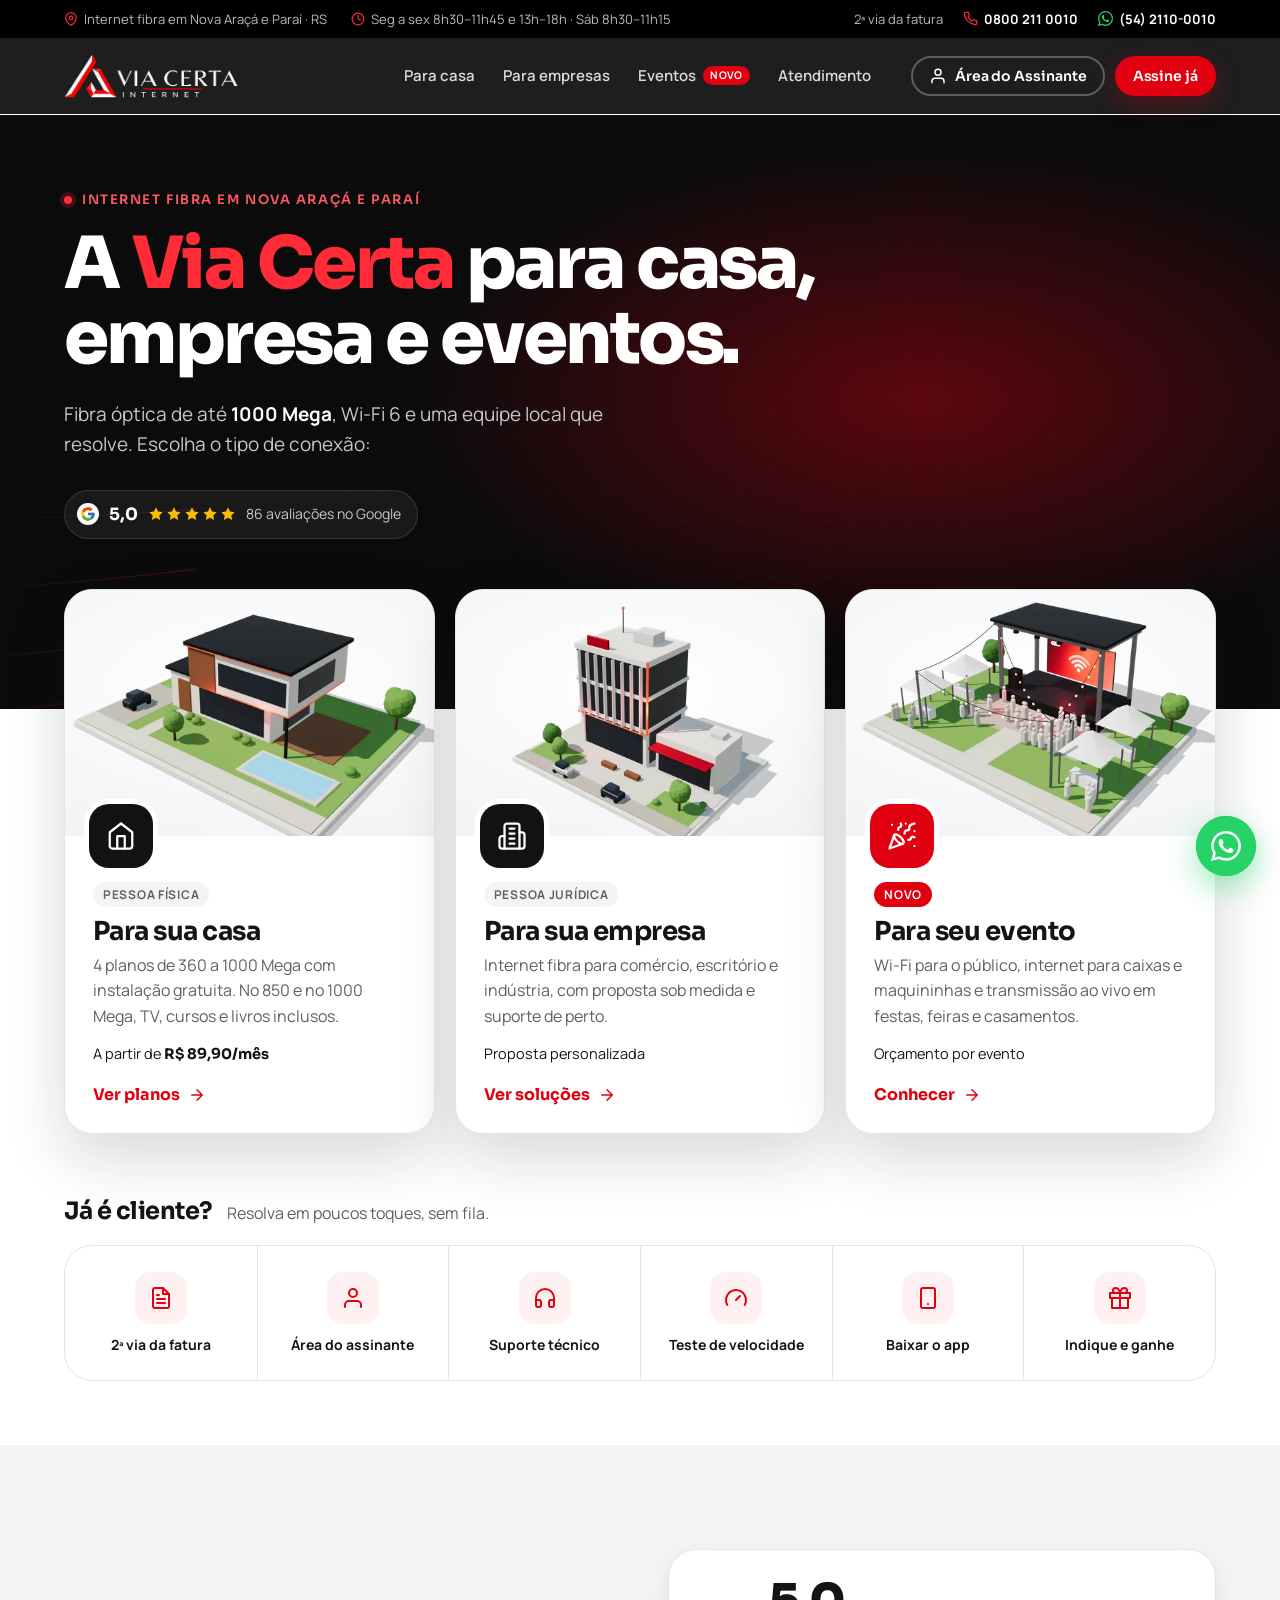
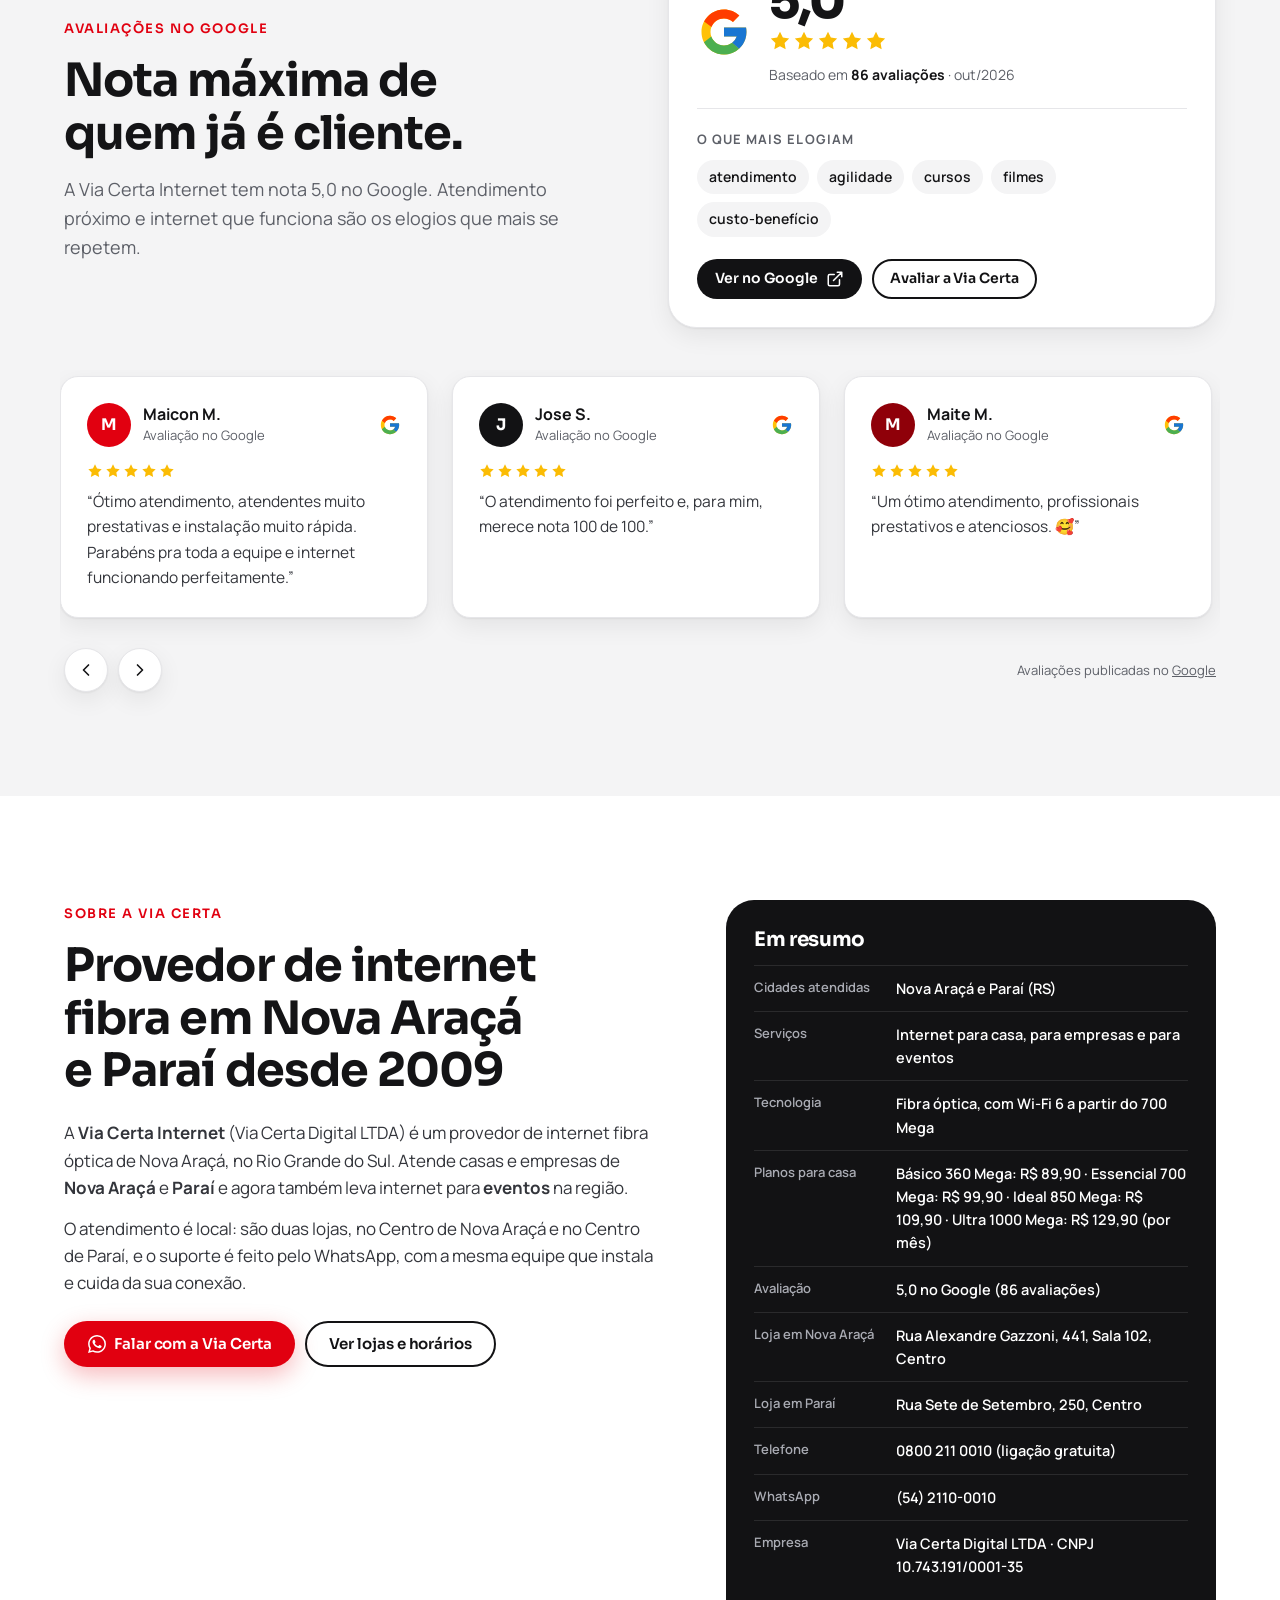
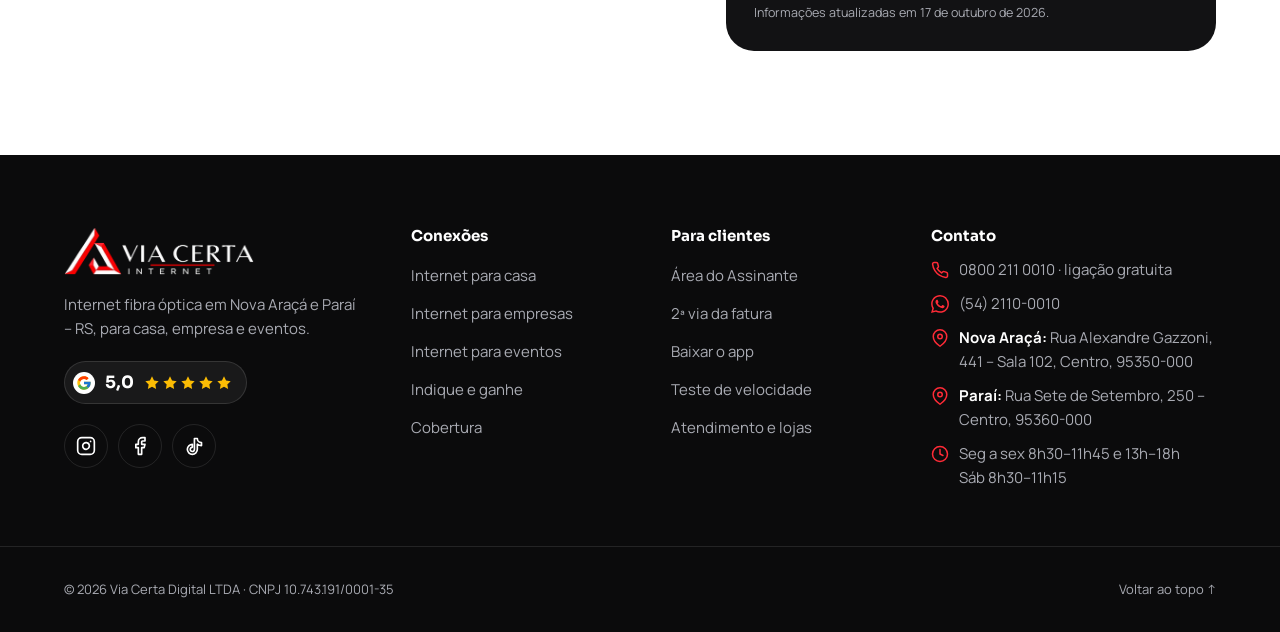
<file: index.html>
<!doctype html>
<html lang="pt-BR">
<head>
  <meta charset="utf-8">
  <meta name="viewport" content="width=device-width, initial-scale=1, viewport-fit=cover">
  <title>Via Certa Internet | Internet fibra em Nova Araçá e Paraí - RS</title>
  <meta name="description" content="Internet fibra em Nova Araçá e Paraí (RS) para casa, empresa e eventos. Planos de 360 a 1000 Mega a partir de R$ 89,90/mês. Nota 5,0 no Google.">
  <meta name="robots" content="index, follow, max-image-preview:large, max-snippet:-1">
  <!-- Quando o domínio estiver definido, adicione: <link rel="canonical" href="https://SEU-DOMINIO.com.br/ESTA-PAGINA"> -->
  <meta name="theme-color" content="#0b0b0c">
  <meta name="geo.region" content="BR-RS">
  <meta name="geo.placename" content="Nova Araçá">
  <meta name="geo.position" content="-28.6588;-51.7441">
  <meta name="ICBM" content="-28.6588, -51.7441">

  <meta property="og:type" content="website">
  <meta property="og:locale" content="pt_BR">
  <meta property="og:site_name" content="Via Certa Internet">
  <meta property="og:title" content="Via Certa Internet | Internet fibra em Nova Araçá e Paraí - RS">
  <meta property="og:description" content="Internet fibra em Nova Araçá e Paraí (RS) para casa, empresa e eventos. Planos de 360 a 1000 Mega a partir de R$ 89,90/mês. Nota 5,0 no Google.">
  <meta property="og:image" content="assets/img/og-image.jpg">
  <meta property="og:image:width" content="1200">
  <meta property="og:image:height" content="630">
  <meta name="twitter:card" content="summary_large_image">

  <link rel="icon" type="image/png" href="assets/img/favicon.png">
  <link rel="apple-touch-icon" href="assets/img/apple-touch-icon.png">
  <link rel="manifest" href="site.webmanifest">

  <link rel="preload" href="assets/fonts/sora-latin.woff2" as="font" type="font/woff2" crossorigin>
  <link rel="preload" href="assets/fonts/manrope-latin.woff2" as="font" type="font/woff2" crossorigin>
  <link rel="stylesheet" href="assets/css/style.css">

  <script type="application/ld+json">
  {
    "@context": "https://schema.org",
    "@graph": [
      {
        "@type": "WebSite",
        "@id": "./#website",
        "name": "Via Certa Internet",
        "alternateName": "Via Certa Digital",
        "inLanguage": "pt-BR",
        "publisher": {
          "@id": "./#empresa"
        }
      },
      {
        "@type": "WebPage",
        "@id": "./#pagina",
        "name": "Via Certa Internet | Internet fibra em Nova Araçá e Paraí - RS",
        "inLanguage": "pt-BR",
        "isPartOf": {
          "@id": "./#website"
        },
        "about": {
          "@id": "./#empresa"
        },
        "dateModified": "2026-10-17"
      },
      {
        "@type": "LocalBusiness",
        "@id": "./#empresa",
        "name": "Via Certa Internet",
        "telephone": "+55-800-211-0010",
        "address": {
          "@type": "PostalAddress",
          "streetAddress": "Rua Alexandre Gazzoni, 441, Sala 102",
          "addressLocality": "Nova Araçá",
          "addressRegion": "RS",
          "postalCode": "95350-000",
          "addressCountry": "BR"
        },
        "url": "./",
        "additionalType": "https://www.wikidata.org/wiki/Q11371",
        "alternateName": [
          "Via Certa Digital",
          "Viacerta Digital",
          "Viacerta Bitcom",
          "Via Certa Digital - Bitcom"
        ],
        "legalName": "Via Certa Digital LTDA",
        "taxID": "10.743.191/0001-35",
        "foundingDate": "2009-03-26",
        "description": "Provedor de internet fibra óptica em Nova Araçá e Paraí (RS), com lojas nas duas cidades, planos para casa, soluções para empresas e internet para eventos.",
        "department": [
          {
            "@id": "./#loja-parai"
          }
        ],
        "slogan": "Sua casa conectada pela Via Certa.",
        "logo": "assets/img/logo-escuro.png",
        "image": "assets/img/og-image.jpg",
        "priceRange": "R$ 89,90 - R$ 129,90",
        "currenciesAccepted": "BRL",
        "geo": {
          "@type": "GeoCoordinates",
          "latitude": -28.6588271,
          "longitude": -51.7441465
        },
        "hasMap": "https://maps.google.com/?cid=17424395109808089907",
        "areaServed": [
          {
            "@type": "City",
            "name": "Nova Araçá",
            "sameAs": [
              "https://www.wikidata.org/wiki/Q1757678",
              "https://pt.wikipedia.org/wiki/Nova_Ara%C3%A7%C3%A1"
            ]
          },
          {
            "@type": "City",
            "name": "Paraí",
            "sameAs": [
              "https://www.wikidata.org/wiki/Q1757405",
              "https://pt.wikipedia.org/wiki/Para%C3%AD"
            ]
          }
        ],
        "openingHoursSpecification": [
          {
            "@type": "OpeningHoursSpecification",
            "dayOfWeek": [
              "Monday",
              "Tuesday",
              "Wednesday",
              "Thursday",
              "Friday"
            ],
            "opens": "08:30",
            "closes": "11:45"
          },
          {
            "@type": "OpeningHoursSpecification",
            "dayOfWeek": [
              "Monday",
              "Tuesday",
              "Wednesday",
              "Thursday",
              "Friday"
            ],
            "opens": "13:00",
            "closes": "18:00"
          },
          {
            "@type": "OpeningHoursSpecification",
            "dayOfWeek": "Saturday",
            "opens": "08:30",
            "closes": "11:15"
          }
        ],
        "contactPoint": [
          {
            "@type": "ContactPoint",
            "telephone": "+55-800-211-0010",
            "contactType": "sales",
            "areaServed": "BR",
            "availableLanguage": "Portuguese"
          },
          {
            "@type": "ContactPoint",
            "telephone": "+55-800-211-0010",
            "contactType": "technical support",
            "areaServed": "BR",
            "availableLanguage": "Portuguese"
          },
          {
            "@type": "ContactPoint",
            "telephone": "+55-800-211-0010",
            "contactType": "billing support",
            "areaServed": "BR",
            "availableLanguage": "Portuguese"
          }
        ],
        "sameAs": [
          "https://www.instagram.com/viacertadigital/",
          "https://www.facebook.com/viacertadigital",
          "https://www.tiktok.com/@viacertadigital_internet",
          "https://maps.google.com/?cid=17424395109808089907"
        ],
        "knowsAbout": [
          "Internet fibra óptica",
          "Banda larga",
          "Wi-Fi 6",
          "Internet para eventos"
        ]
      },
      {
        "@type": "LocalBusiness",
        "@id": "./#loja-parai",
        "additionalType": "https://www.wikidata.org/wiki/Q11371",
        "name": "Via Certa Internet - Paraí",
        "parentOrganization": {
          "@id": "./#empresa"
        },
        "telephone": "+55-800-211-0010",
        "address": {
          "@type": "PostalAddress",
          "streetAddress": "Rua Sete de Setembro, 250",
          "addressLocality": "Paraí",
          "addressRegion": "RS",
          "postalCode": "95360-000",
          "addressCountry": "BR"
        },
        "geo": {
          "@type": "GeoCoordinates",
          "latitude": -28.5976865,
          "longitude": -51.7862298
        },
        "areaServed": {
          "@type": "City",
          "name": "Paraí",
          "sameAs": [
            "https://www.wikidata.org/wiki/Q1757405",
            "https://pt.wikipedia.org/wiki/Para%C3%AD"
          ]
        },
        "openingHoursSpecification": [
          {
            "@type": "OpeningHoursSpecification",
            "dayOfWeek": [
              "Monday",
              "Tuesday",
              "Wednesday",
              "Thursday",
              "Friday"
            ],
            "opens": "08:30",
            "closes": "11:45"
          },
          {
            "@type": "OpeningHoursSpecification",
            "dayOfWeek": [
              "Monday",
              "Tuesday",
              "Wednesday",
              "Thursday",
              "Friday"
            ],
            "opens": "13:00",
            "closes": "18:00"
          },
          {
            "@type": "OpeningHoursSpecification",
            "dayOfWeek": "Saturday",
            "opens": "08:30",
            "closes": "11:15"
          }
        ],
        "image": "assets/img/og-image.jpg",
        "priceRange": "R$ 89,90 - R$ 129,90",
        "url": "atendimento.html#loja-parai"
      }
    ]
  }
  </script>

  <script src="assets/js/config.js" defer></script>
  <script src="assets/js/main.js" defer></script>
</head>
<body>

  <!-- Ícones (usados com <use href="#i-nome">) -->
  <svg width="0" height="0" style="position:absolute" aria-hidden="true" focusable="false">
  <defs>
    <symbol id="i-wifi" viewBox="0 0 24 24"><path d="M5 12.55a11 11 0 0 1 14.08 0"/><path d="M1.42 9a16 16 0 0 1 21.16 0"/><path d="M8.53 16.11a6 6 0 0 1 6.95 0"/><path d="M12 20h.01"/></symbol>
    <symbol id="i-receipt" viewBox="0 0 24 24"><path d="M14 2H6a2 2 0 0 0-2 2v16a2 2 0 0 0 2 2h12a2 2 0 0 0 2-2V8z"/><path d="M14 2v6h6"/><path d="M16 13H8"/><path d="M16 17H8"/><path d="M10 9H8"/></symbol>
    <symbol id="i-user" viewBox="0 0 24 24"><path d="M20 21v-2a4 4 0 0 0-4-4H8a4 4 0 0 0-4 4v2"/><circle cx="12" cy="7" r="4"/></symbol>
    <symbol id="i-users" viewBox="0 0 24 24"><path d="M17 21v-2a4 4 0 0 0-4-4H5a4 4 0 0 0-4 4v2"/><circle cx="9" cy="7" r="4"/><path d="M23 21v-2a4 4 0 0 0-3-3.87M16 3.13a4 4 0 0 1 0 7.75"/></symbol>
    <symbol id="i-headset" viewBox="0 0 24 24"><path d="M3 18v-6a9 9 0 0 1 18 0v6"/><path d="M21 19a2 2 0 0 1-2 2h-1a2 2 0 0 1-2-2v-3a2 2 0 0 1 2-2h3zM3 19a2 2 0 0 0 2 2h1a2 2 0 0 0 2-2v-3a2 2 0 0 0-2-2H3z"/></symbol>
    <symbol id="i-gauge" viewBox="0 0 24 24"><path d="m12 14 4-4"/><path d="M3.34 19a10 10 0 1 1 17.32 0"/></symbol>
    <symbol id="i-pin" viewBox="0 0 24 24"><path d="M21 10c0 7-9 13-9 13s-9-6-9-13a9 9 0 0 1 18 0z"/><circle cx="12" cy="10" r="3"/></symbol>
    <symbol id="i-gift" viewBox="0 0 24 24"><path d="M20 12v10H4V12"/><path d="M2 7h20v5H2z"/><path d="M12 22V7"/><path d="M12 7H7.5a2.5 2.5 0 0 1 0-5C11 2 12 7 12 7z"/><path d="M12 7h4.5a2.5 2.5 0 0 0 0-5C13 2 12 7 12 7z"/></symbol>
    <symbol id="i-check" viewBox="0 0 24 24"><path d="M20 6 9 17l-5-5"/></symbol>
    <symbol id="i-star" viewBox="0 0 24 24"><path fill="currentColor" stroke="none" d="m12 2 3.09 6.26L22 9.27l-5 4.87 1.18 6.88L12 17.77l-6.18 3.25L7 14.14 2 9.27l6.91-1.01z"/></symbol>
    <symbol id="i-tv" viewBox="0 0 24 24"><rect x="2" y="7" width="20" height="15" rx="2"/><path d="m17 2-5 5-5-5"/></symbol>
    <symbol id="i-film" viewBox="0 0 24 24"><rect x="2" y="2" width="20" height="20" rx="2.18"/><path d="M7 2v20M17 2v20M2 12h20M2 7h5M2 17h5M17 17h5M17 7h5"/></symbol>
    <symbol id="i-book" viewBox="0 0 24 24"><path d="M2 3h6a4 4 0 0 1 4 4v14a3 3 0 0 0-3-3H2z"/><path d="M22 3h-6a4 4 0 0 0-4 4v14a3 3 0 0 1 3-3h7z"/></symbol>
    <symbol id="i-cap" viewBox="0 0 24 24"><path d="M22 10 12 5 2 10l10 5 10-5z"/><path d="M6 12v5c3 3 9 3 12 0v-5"/></symbol>
    <symbol id="i-game" viewBox="0 0 24 24"><path d="M6 12h4M8 10v4M15 13h.01M18 11h.01"/><rect x="2" y="6" width="20" height="12" rx="2"/></symbol>
    <symbol id="i-phone" viewBox="0 0 24 24"><path d="M22 16.92v3a2 2 0 0 1-2.18 2 19.79 19.79 0 0 1-8.63-3.07 19.5 19.5 0 0 1-6-6 19.79 19.79 0 0 1-3.07-8.67A2 2 0 0 1 4.11 2h3a2 2 0 0 1 2 1.72c.13.96.36 1.9.7 2.81a2 2 0 0 1-.45 2.11L8.09 9.91a16 16 0 0 0 6 6l1.27-1.27a2 2 0 0 1 2.11-.45c.91.34 1.85.57 2.81.7A2 2 0 0 1 22 16.92z"/></symbol>
    <symbol id="i-clock" viewBox="0 0 24 24"><circle cx="12" cy="12" r="10"/><path d="M12 6v6l4 2"/></symbol>
    <symbol id="i-arrow" viewBox="0 0 24 24"><path d="M5 12h14M12 5l7 7-7 7"/></symbol>
    <symbol id="i-left" viewBox="0 0 24 24"><path d="m15 18-6-6 6-6"/></symbol>
    <symbol id="i-right" viewBox="0 0 24 24"><path d="m9 18 6-6-6-6"/></symbol>
    <symbol id="i-down" viewBox="0 0 24 24"><path d="m6 9 6 6 6-6"/></symbol>
    <symbol id="i-menu" viewBox="0 0 24 24"><path d="M3 6h18M3 12h18M3 18h18"/></symbol>
    <symbol id="i-x" viewBox="0 0 24 24"><path d="M18 6 6 18M6 6l12 12"/></symbol>
    <symbol id="i-home" viewBox="0 0 24 24"><path d="m3 9 9-7 9 7v11a2 2 0 0 1-2 2H5a2 2 0 0 1-2-2z"/><path d="M9 22V12h6v10"/></symbol>
    <symbol id="i-building" viewBox="0 0 24 24"><path d="M6 22V4a2 2 0 0 1 2-2h8a2 2 0 0 1 2 2v18z"/><path d="M6 12H4a2 2 0 0 0-2 2v6a2 2 0 0 0 2 2h2"/><path d="M18 9h2a2 2 0 0 1 2 2v9a2 2 0 0 1-2 2h-2"/><path d="M10 6h4M10 10h4M10 14h4M10 18h4"/></symbol>
    <symbol id="i-party" viewBox="0 0 24 24"><path d="M5.8 11.3 2 22l10.7-3.79"/><path d="M4 3h.01M22 8h.01M15 2h.01M22 20h.01"/><path d="m22 2-2.24.75a2.9 2.9 0 0 0-1.96 3.12c.1.86-.57 1.63-1.45 1.63h-.38c-.86 0-1.6.6-1.76 1.44L14 10"/><path d="m22 13-.82-.33c-.86-.34-1.82.2-1.98 1.11-.11.7-.72 1.22-1.43 1.22H17"/><path d="m11 2 .33.82c.34.86-.2 1.82-1.11 1.98C9.52 4.9 9 5.52 9 6.23V7"/><path d="M11 13c1.93 1.93 2.83 4.17 2 5-.83.83-3.07-.07-5-2-1.93-1.93-2.83-4.17-2-5 .83-.83 3.07.07 5 2z"/></symbol>
    <symbol id="i-briefcase" viewBox="0 0 24 24"><rect x="2" y="7" width="20" height="14" rx="2"/><path d="M16 21V5a2 2 0 0 0-2-2h-4a2 2 0 0 0-2 2v16"/></symbol>
    <symbol id="i-store" viewBox="0 0 24 24"><path d="M3 9 4.5 4h15L21 9"/><path d="M4 9v11h16V9"/><path d="M3 9h18"/><path d="M9 20v-6h6v6"/></symbol>
    <symbol id="i-laptop" viewBox="0 0 24 24"><rect x="3" y="4" width="18" height="12" rx="2"/><path d="M2 20h20"/></symbol>
    <symbol id="i-factory" viewBox="0 0 24 24"><path d="M2 20V9l6 4V9l6 4V4h8v16z"/><path d="M6 17h.01M10 17h.01M14 17h.01M18 17h.01"/></symbol>
    <symbol id="i-card" viewBox="0 0 24 24"><rect x="2" y="5" width="20" height="14" rx="2"/><path d="M2 10h20M6 15h4"/></symbol>
    <symbol id="i-video" viewBox="0 0 24 24"><path d="m22 8-6 4 6 4z"/><rect x="2" y="6" width="14" height="12" rx="2"/></symbol>
    <symbol id="i-signal" viewBox="0 0 24 24"><path d="M2 20h.01M7 20v-4M12 20v-8M17 20V8M22 4v16"/></symbol>
    <symbol id="i-activity" viewBox="0 0 24 24"><path d="M22 12h-4l-3 9L9 3l-3 9H2"/></symbol>
    <symbol id="i-clipboard" viewBox="0 0 24 24"><rect x="8" y="2" width="8" height="4" rx="1"/><path d="M16 4h2a2 2 0 0 1 2 2v14a2 2 0 0 1-2 2H6a2 2 0 0 1-2-2V6a2 2 0 0 1 2-2h2"/><path d="m9 14 2 2 4-4"/></symbol>
    <symbol id="i-wrench" viewBox="0 0 24 24"><path d="M14.7 6.3a1 1 0 0 0 0 1.4l1.6 1.6a1 1 0 0 0 1.4 0l3.77-3.77a6 6 0 0 1-7.94 7.94l-6.91 6.91a2.12 2.12 0 0 1-3-3l6.91-6.91a6 6 0 0 1 7.94-7.94l-3.76 3.76z"/></symbol>
    <symbol id="i-shield" viewBox="0 0 24 24"><path d="M12 22s8-4 8-10V5l-8-3-8 3v7c0 6 8 10 8 10z"/><path d="m9 12 2 2 4-4"/></symbol>
    <symbol id="i-calendar" viewBox="0 0 24 24"><rect x="3" y="4" width="18" height="18" rx="2"/><path d="M16 2v4M8 2v4M3 10h18"/></symbol>
    <symbol id="i-heart" viewBox="0 0 24 24"><path d="M19 14c1.49-1.46 3-3.21 3-5.5A5.5 5.5 0 0 0 16.5 3c-1.76 0-3 .5-4.5 2-1.5-1.5-2.74-2-4.5-2A5.5 5.5 0 0 0 2 8.5c0 2.3 1.5 4.05 3 5.5l7 7z"/></symbol>
    <symbol id="i-trophy" viewBox="0 0 24 24"><path d="M6 9H4.5a2.5 2.5 0 0 1 0-5H6"/><path d="M18 9h1.5a2.5 2.5 0 0 0 0-5H18"/><path d="M4 22h16"/><path d="M10 14.66V17c0 .55-.47.98-.97 1.21C7.85 18.75 7 20.24 7 22"/><path d="M14 14.66V17c0 .55.47.98.97 1.21C16.15 18.75 17 20.24 17 22"/><path d="M18 2H6v7a6 6 0 0 0 12 0z"/></symbol>
    <symbol id="i-music" viewBox="0 0 24 24"><path d="M9 18V5l12-2v13"/><circle cx="6" cy="18" r="3"/><circle cx="18" cy="16" r="3"/></symbol>
    <symbol id="i-mic" viewBox="0 0 24 24"><path d="M12 2a3 3 0 0 0-3 3v7a3 3 0 0 0 6 0V5a3 3 0 0 0-3-3z"/><path d="M19 10v2a7 7 0 0 1-14 0v-2"/><path d="M12 19v3"/></symbol>
    <symbol id="i-mobile" viewBox="0 0 24 24"><rect x="5" y="2" width="14" height="20" rx="2"/><path d="M12 18h.01"/></symbol>
    <symbol id="i-zap" viewBox="0 0 24 24"><path d="M13 2 3 14h9l-1 8 10-12h-9z"/></symbol>
    <symbol id="i-wallet" viewBox="0 0 24 24"><path d="M21 12V7H5a2 2 0 0 1 0-4h14v4"/><path d="M3 5v14a2 2 0 0 0 2 2h16v-5"/><path d="M18 12a2 2 0 0 0 0 4h4v-4z"/></symbol>
    <symbol id="i-bag" viewBox="0 0 24 24"><path d="M6 2 3 6v14a2 2 0 0 0 2 2h14a2 2 0 0 0 2-2V6l-3-4z"/><path d="M3 6h18"/><path d="M16 10a4 4 0 0 1-8 0"/></symbol>
    <symbol id="i-external" viewBox="0 0 24 24"><path d="M18 13v6a2 2 0 0 1-2 2H5a2 2 0 0 1-2-2V8a2 2 0 0 1 2-2h6"/><path d="M15 3h6v6M10 14 21 3"/></symbol>
    <symbol id="i-whatsapp" viewBox="0 0 24 24"><path fill="currentColor" stroke="none" d="M17.47 14.38c-.3-.15-1.76-.87-2.03-.97-.27-.1-.47-.15-.67.15-.2.3-.77.97-.94 1.16-.17.2-.35.22-.64.08-.3-.15-1.26-.47-2.39-1.48-.88-.79-1.48-1.76-1.65-2.06-.17-.3-.02-.46.13-.6.13-.14.3-.35.45-.52.15-.18.2-.3.3-.5.1-.2.05-.37-.03-.52-.07-.15-.67-1.61-.91-2.2-.24-.58-.49-.5-.67-.51h-.57c-.2 0-.52.07-.79.37-.27.3-1.04 1.02-1.04 2.48s1.06 2.88 1.21 3.07c.15.2 2.1 3.2 5.08 4.49.71.31 1.26.49 1.7.63.71.22 1.36.19 1.87.12.57-.09 1.76-.72 2-1.41.25-.7.25-1.29.18-1.41-.08-.13-.28-.2-.57-.35zM12.05 21.79h-.01a9.87 9.87 0 0 1-5.03-1.38l-.36-.21-3.74.98 1-3.65-.24-.37a9.86 9.86 0 0 1-1.51-5.26c0-5.45 4.44-9.88 9.89-9.88 2.64 0 5.12 1.03 6.99 2.9a9.83 9.83 0 0 1 2.89 6.99c0 5.45-4.44 9.88-9.88 9.88zm8.41-18.3A11.82 11.82 0 0 0 12.05 0C5.5 0 .16 5.34.16 11.89c0 2.1.55 4.14 1.59 5.95L.06 24l6.3-1.65a11.88 11.88 0 0 0 5.68 1.45h.01c6.55 0 11.89-5.34 11.89-11.89a11.82 11.82 0 0 0-3.48-8.41z"/></symbol>
    <symbol id="i-instagram" viewBox="0 0 24 24"><rect x="2" y="2" width="20" height="20" rx="5"/><path d="M16 11.37A4 4 0 1 1 12.63 8 4 4 0 0 1 16 11.37zM17.5 6.5h.01"/></symbol>
    <symbol id="i-facebook" viewBox="0 0 24 24"><path d="M18 2h-3a5 5 0 0 0-5 5v3H7v4h3v8h4v-8h3l1-4h-4V7a1 1 0 0 1 1-1h3z"/></symbol>
    <symbol id="i-tiktok" viewBox="0 0 24 24"><path d="M16 3a5 5 0 0 0 5 5v3.5a8.5 8.5 0 0 1-5-1.6V16a6 6 0 1 1-6-6v3.6A2.5 2.5 0 1 0 12.5 16V3z"/></symbol>
    <symbol id="i-play" viewBox="0 0 24 24"><path fill="currentColor" stroke="none" d="M3.6 1.8c-.3.3-.5.8-.5 1.4v17.6c0 .6.2 1.1.5 1.4l.1.1 9.9-9.9v-.2L3.7 1.7zM16.9 15.6l-3.3-3.3v-.2l3.3-3.3.1.04 3.9 2.2c1.1.6 1.1 1.7 0 2.3l-3.9 2.2zM17 15.5 13.6 12 3.6 22.2c.4.4 1 .4 1.7.05L17 15.5M17 8.5 5.3 1.8c-.7-.4-1.3-.3-1.7.1L13.6 12z"/></symbol>
    <symbol id="i-apple" viewBox="0 0 24 24"><path fill="currentColor" stroke="none" d="M16.37 12.6c-.02-2.34 1.91-3.47 2-3.52-1.09-1.6-2.79-1.82-3.39-1.84-1.44-.15-2.82.85-3.55.85-.73 0-1.86-.83-3.06-.81-1.57.02-3.02.92-3.83 2.33-1.64 2.84-.42 7.04 1.17 9.35.78 1.13 1.71 2.39 2.93 2.35 1.18-.05 1.62-.76 3.04-.76 1.42 0 1.82.76 3.06.73 1.27-.02 2.07-1.15 2.84-2.29.9-1.31 1.27-2.58 1.29-2.65-.03-.01-2.47-.95-2.5-3.76zM14.04 5.72c.65-.79 1.09-1.88.97-2.97-.94.04-2.07.62-2.74 1.41-.6.7-1.13 1.81-.99 2.88 1.05.08 2.12-.53 2.76-1.32z"/></symbol>
    <symbol id="i-google" viewBox="0 0 48 48"><path fill="#FFC107" stroke="none" d="M43.61 20.08H42V20H24v8h11.3c-1.65 4.66-6.08 8-11.3 8-6.63 0-12-5.37-12-12s5.37-12 12-12c3.06 0 5.84 1.15 7.96 3.04l5.66-5.66C34.05 6.05 29.27 4 24 4 12.95 4 4 12.95 4 24s8.95 20 20 20 20-8.95 20-20c0-1.34-.14-2.65-.39-3.92z"/><path fill="#FF3D00" stroke="none" d="m6.31 14.69 6.57 4.82C14.66 15.11 18.96 12 24 12c3.06 0 5.84 1.15 7.96 3.04l5.66-5.66C34.05 6.05 29.27 4 24 4 16.32 4 9.66 8.34 6.31 14.69z"/><path fill="#4CAF50" stroke="none" d="M24 44c5.17 0 9.86-1.98 13.41-5.19l-6.19-5.24A11.91 11.91 0 0 1 24 36c-5.2 0-9.62-3.32-11.28-7.95l-6.52 5.03C9.5 39.56 16.23 44 24 44z"/><path fill="#1976D2" stroke="none" d="M43.61 20.08H42V20H24v8h11.3a12.04 12.04 0 0 1-4.09 5.57l6.19 5.24C36.97 39.2 44 34 44 24c0-1.34-.14-2.65-.39-3.92z"/></symbol>
  </defs>
  </svg>
  <a class="skip-link" href="#conteudo">Pular para o conteúdo</a>

  <!-- ===== CABEÇALHO (igual em todas as páginas) ===== -->
  <header class="site-header" id="topo">
    <div class="topbar">
      <div class="container topbar__inner">
        <p class="topbar__item"><svg class="i" aria-hidden="true"><use href="#i-pin"/></svg> Internet fibra em Nova Araçá e Paraí · RS</p>
        <p class="topbar__item topbar__hide-sm"><svg class="i" aria-hidden="true"><use href="#i-clock"/></svg> Seg a sex 8h30–11h45 e 13h–18h · Sáb 8h30–11h15</p>
        <div class="topbar__links">
          <a href="#" data-link="segundaVia">2ª via da fatura</a>
          <a href="tel:08002110010" class="topbar__tel"><svg class="i" aria-hidden="true"><use href="#i-phone"/></svg> 0800 211 0010</a>
          <a href="https://wa.me/555421100010" data-wa="Olá! Vim pelo site da Via Certa Internet e gostaria de atendimento. Sou de {cidade}." data-wa-ctx="geral" target="_blank" rel="noopener" class="topbar__wa"><svg class="i" aria-hidden="true"><use href="#i-whatsapp"/></svg> (54) 2110-0010</a>
        </div>
      </div>
    </div>

    <div class="navbar">
      <div class="container navbar__inner">
        <a href="./" class="brand" aria-label="Via Certa Internet - página inicial">
          <picture>
            <source type="image/webp" srcset="assets/img/logo-branco.webp">
            <img src="assets/img/logo-branco.png" alt="Via Certa Internet" width="400" height="101" fetchpriority="high">
          </picture>
        </a>

        <nav class="nav" id="menu" aria-label="Menu principal">
          <ul class="nav__list">
            <li><a href="residencial.html">Para casa</a></li>
            <li><a href="empresas.html">Para empresas</a></li>
            <li><a href="eventos.html">Eventos <span class="nav__new">Novo</span></a></li>
            <li><a href="atendimento.html">Atendimento</a></li>
          </ul>
          <div class="nav__mobile-extra">
            <button type="button" class="btn btn--ghost-light btn--block" data-open-cliente><svg class="i" aria-hidden="true"><use href="#i-user"/></svg> Área do Assinante</button>
            <a href="https://wa.me/555421100010" data-wa="Olá! Vim pelo site da Via Certa Internet e gostaria de atendimento. Sou de {cidade}." data-wa-ctx="geral" target="_blank" rel="noopener" class="nav__mobile-wa"><svg class="i" aria-hidden="true"><use href="#i-whatsapp"/></svg> (54) 2110-0010</a>
            <a href="tel:08002110010" class="nav__mobile-wa nav__mobile-tel"><svg class="i" aria-hidden="true"><use href="#i-phone"/></svg> 0800 211 0010</a>
          </div>
        </nav>

        <div class="navbar__actions">
          <button type="button" class="btn btn--ghost-light btn--sm navbar__cliente" data-open-cliente><svg class="i" aria-hidden="true"><use href="#i-user"/></svg><span>Área do Assinante</span></button>
          <a href="residencial.html#planos" class="btn btn--red btn--sm navbar__cta">Assine já</a>
          <button type="button" class="nav-toggle" aria-expanded="false" aria-controls="menu" aria-label="Abrir menu">
            <svg class="i i--open" aria-hidden="true"><use href="#i-menu"/></svg>
            <svg class="i i--close" aria-hidden="true"><use href="#i-x"/></svg>
          </button>
        </div>
      </div>
    </div>
  </header>

  <main id="conteudo">

    <!-- ===== HERO ===== -->
    <section class="hero hero--home" id="inicio">
      <div class="hero__bg" aria-hidden="true">
        <svg class="hero__fibers" viewBox="0 0 1440 720" preserveAspectRatio="xMidYMid slice">
          <defs>
            <linearGradient id="fiberGrad" x1="0" x2="1" y1="0" y2="0">
              <stop offset="0" stop-color="#ff1f2d" stop-opacity="0"/>
              <stop offset=".55" stop-color="#ff1f2d" stop-opacity=".55"/>
              <stop offset="1" stop-color="#ffffff" stop-opacity=".9"/>
            </linearGradient>
            <radialGradient id="glow" cx="72%" cy="48%" r="40%">
              <stop offset="0" stop-color="#e10010" stop-opacity=".38"/>
              <stop offset="1" stop-color="#e10010" stop-opacity="0"/>
            </radialGradient>
          </defs>
          <rect width="1440" height="720" fill="url(#glow)"/>
          <g fill="none" stroke="url(#fiberGrad)" stroke-linecap="round">
            <path class="fiber f1" d="M-40 640 C 360 600, 640 520, 1030 380"/>
            <path class="fiber f2" d="M-40 560 C 340 540, 700 460, 1030 360"/>
            <path class="fiber f3" d="M-40 700 C 420 660, 760 540, 1040 400"/>
            <path class="fiber f4" d="M-40 480 C 300 480, 680 420, 1020 345"/>
            <path class="fiber f5" d="M-40 760 C 480 720, 800 560, 1050 420"/>
          </g>
        </svg>
      </div>

      <div class="container hero__inner hero__inner--home">
        <div class="hero__copy">
          <h1 class="hero__title">
            <span class="hero__kicker"><span class="dot" aria-hidden="true"></span>Internet fibra em Nova Araçá e Paraí</span><span class="sr-only">: </span>
            A <em>Via Certa</em> para casa, empresa e eventos.
          </h1>
          <p class="hero__lead">Fibra óptica de até <strong>1000 Mega</strong>, Wi-Fi 6 e uma equipe local que resolve. Escolha o tipo de conexão:</p>
          <a href="#avaliacoes" class="rating-chip">
            <svg class="rating-chip__g" aria-hidden="true"><use href="#i-google"/></svg><span class="rating-chip__score">5,0</span><span class="stars" aria-hidden="true"><svg><use href="#i-star"/></svg><svg><use href="#i-star"/></svg><svg><use href="#i-star"/></svg><svg><use href="#i-star"/></svg><svg><use href="#i-star"/></svg></span><span class="rating-chip__count">86 avaliações no Google</span>
          </a>
        </div>
      </div>
    </section>

    <!-- ===== SEGMENTOS ===== -->
    <section class="segments" aria-label="Tipos de conexão">
      <div class="container">
        <ul class="segments__grid">
          <li>
            <a class="segment" href="residencial.html">
              <span class="segment__media"><img src="assets/img/casa-3d.webp" srcset="assets/img/casa-3d-600.webp 600w, assets/img/casa-3d.webp 1200w" sizes="(max-width: 720px) 72px, (max-width: 1080px) 640px, 380px" alt="Maquete 3D de casa moderna conectada à internet fibra da Via Certa" width="1200" height="800" decoding="async"></span>
              <span class="segment__icon"><svg class="i" aria-hidden="true"><use href="#i-home"/></svg></span>
              <span class="segment__body">
                <span class="segment__tag">Pessoa física</span>
                <h2 class="segment__title">Para sua casa</h2>
                <span class="segment__text">4 planos de 360 a 1000 Mega com instalação gratuita. No 850 e no 1000 Mega, TV, cursos e livros inclusos.</span>
                <span class="segment__short">360 a 1000 Mega e instalação grátis.</span>
                <span class="segment__price">A partir de <strong>R$ 89,90/mês</strong></span>
              </span>
              <span class="segment__go">Ver planos <svg class="i" aria-hidden="true"><use href="#i-arrow"/></svg></span>
            </a>
          </li>
          <li>
            <a class="segment" href="empresas.html">
              <span class="segment__media"><img src="assets/img/empresa-3d.webp" srcset="assets/img/empresa-3d-600.webp 600w, assets/img/empresa-3d.webp 1200w" sizes="(max-width: 720px) 72px, (max-width: 1080px) 640px, 380px" alt="Maquete 3D de prédio comercial e loja conectados à internet fibra da Via Certa" width="1200" height="800" decoding="async"></span>
              <span class="segment__icon"><svg class="i" aria-hidden="true"><use href="#i-building"/></svg></span>
              <span class="segment__body">
                <span class="segment__tag">Pessoa jurídica</span>
                <h2 class="segment__title">Para sua empresa</h2>
                <span class="segment__text">Internet fibra para comércio, escritório e indústria, com proposta sob medida e suporte de perto.</span>
                <span class="segment__short">Fibra para comércio, escritório e indústria.</span>
                <span class="segment__price">Proposta personalizada</span>
              </span>
              <span class="segment__go">Ver soluções <svg class="i" aria-hidden="true"><use href="#i-arrow"/></svg></span>
            </a>
          </li>
          <li>
            <a class="segment segment--event" href="eventos.html">
              <span class="segment__media"><img src="assets/img/evento-3d.webp" srcset="assets/img/evento-3d-600.webp 600w, assets/img/evento-3d.webp 1200w" sizes="(max-width: 720px) 72px, (max-width: 1080px) 640px, 380px" alt="Maquete 3D de evento ao ar livre com palco, tendas e público conectado ao Wi-Fi da Via Certa" width="1200" height="800" decoding="async"></span>
              <span class="segment__icon"><svg class="i" aria-hidden="true"><use href="#i-party"/></svg></span>
              <span class="segment__body">
                <span class="segment__tag segment__tag--new">Novo</span>
                <h2 class="segment__title">Para seu evento</h2>
                <span class="segment__text">Wi-Fi para o público, internet para caixas e maquininhas e transmissão ao vivo em festas, feiras e casamentos.</span>
                <span class="segment__short">Wi-Fi e internet para festas, feiras e casamentos.</span>
                <span class="segment__price">Orçamento por evento</span>
              </span>
              <span class="segment__go">Conhecer <svg class="i" aria-hidden="true"><use href="#i-arrow"/></svg></span>
            </a>
          </li>
        </ul>
      </div>
    </section>

    <!-- ===== JÁ É CLIENTE ===== -->
    <section class="section client-strip" aria-labelledby="cliente-titulo">
      <div class="container">
        <div class="client-strip__head">
          <h2 class="client-strip__title" id="cliente-titulo">Já é cliente?</h2>
          <p>Resolva em poucos toques, sem fila.</p>
        </div>
        <ul class="client-strip__grid">
          <li><a href="#" data-link="segundaVia" class="shortcut"><span class="shortcut__icon"><svg class="i" aria-hidden="true"><use href="#i-receipt"/></svg></span><span>2ª via da fatura</span></a></li>
          <li><button type="button" class="shortcut" data-open-cliente><span class="shortcut__icon"><svg class="i" aria-hidden="true"><use href="#i-user"/></svg></span><span>Área do assinante</span></button></li>
          <li><a href="https://wa.me/555421100010" data-wa="Olá! Sou cliente da Via Certa Internet em {cidade} e preciso de suporte técnico." data-wa-ctx="cliente" target="_blank" rel="noopener" class="shortcut"><span class="shortcut__icon"><svg class="i" aria-hidden="true"><use href="#i-headset"/></svg></span><span>Suporte técnico</span></a></li>
          <li><a href="#" data-link="testeVelocidade" class="shortcut"><span class="shortcut__icon"><svg class="i" aria-hidden="true"><use href="#i-gauge"/></svg></span><span>Teste de velocidade</span></a></li>
          <li><a href="#" data-link="appAuto" class="shortcut"><span class="shortcut__icon"><svg class="i" aria-hidden="true"><use href="#i-mobile"/></svg></span><span>Baixar o app</span></a></li>
          <li><a href="residencial.html#indique" class="shortcut"><span class="shortcut__icon"><svg class="i" aria-hidden="true"><use href="#i-gift"/></svg></span><span>Indique e ganhe</span></a></li>
        </ul>
      </div>
    </section>

    <!-- ===== AVALIAÇÕES GOOGLE ===== -->
    <section class="section reviews" id="avaliacoes" aria-labelledby="avaliacoes-titulo">
      <div class="container reviews__inner">
        <div class="reviews__summary">
          <p class="eyebrow">Avaliações no Google</p>
          <h2 class="section-title" id="avaliacoes-titulo">Nota máxima de quem já é cliente.</h2>
          <p class="section-lead">A Via Certa Internet tem nota 5,0 no Google. Atendimento próximo e internet que funciona são os elogios que mais se repetem.</p>
        </div>

        <div class="score-card">
          <div class="score-card__top">
            <svg class="score-card__g" aria-hidden="true"><use href="#i-google"/></svg>
            <div>
              <p class="score-card__score"><span data-g-nota>5,0</span><span class="sr-only"> de 5 estrelas</span></p>
              <span class="stars stars--lg" aria-hidden="true"><svg><use href="#i-star"/></svg><svg><use href="#i-star"/></svg><svg><use href="#i-star"/></svg><svg><use href="#i-star"/></svg><svg><use href="#i-star"/></svg></span>
              <p class="score-card__count">Baseado em <strong><span data-g-total>86</span> avaliações</strong> · <span data-g-quando><time datetime="2026-10">out/2026</time></span></p>
            </div>
          </div>
          <div class="score-card__topics">
            <p>O que mais elogiam</p>
            <ul class="chips"><li>atendimento</li><li>agilidade</li><li>cursos</li><li>filmes</li><li>custo-benefício</li></ul>
          </div>
          <div class="score-card__actions">
            <a href="https://maps.google.com/?cid=17424395109808089907" data-link="googleMaps" target="_blank" rel="noopener" class="btn btn--dark btn--sm">Ver no Google <svg class="i" aria-hidden="true"><use href="#i-external"/></svg></a>
            <a href="https://maps.google.com/?cid=17424395109808089907" data-link="googleAvaliar" target="_blank" rel="noopener" class="btn btn--outline btn--sm">Avaliar a Via Certa</a>
          </div>
        </div>

        <div class="reviews__carousel">
          <!-- Avaliações reais copiadas do perfil do Google (12/10/2026). Com a integração ao vivo ativa, o JS substitui este conteúdo. -->
          <div class="reviews__track" data-reviews tabindex="0" role="region" aria-label="Avaliações de clientes no Google">
            <article class="review">
              <div class="review__head"><span class="review__avatar">M</span><div class="review__who"><p class="review__name">Maicon M.</p><p class="review__when">Avaliação no Google</p></div><svg class="review__g" aria-hidden="true"><use href="#i-google"/></svg></div>
              <span class="stars" role="img" aria-label="5 de 5 estrelas"><svg><use href="#i-star"/></svg><svg><use href="#i-star"/></svg><svg><use href="#i-star"/></svg><svg><use href="#i-star"/></svg><svg><use href="#i-star"/></svg></span>
              <p class="review__text">Ótimo atendimento, atendentes muito prestativas e instalação muito rápida. Parabéns pra toda a equipe e internet funcionando perfeitamente.</p>
            </article>
            <article class="review">
              <div class="review__head"><span class="review__avatar review__avatar--dark">J</span><div class="review__who"><p class="review__name">Jose S.</p><p class="review__when">Avaliação no Google</p></div><svg class="review__g" aria-hidden="true"><use href="#i-google"/></svg></div>
              <span class="stars" role="img" aria-label="5 de 5 estrelas"><svg><use href="#i-star"/></svg><svg><use href="#i-star"/></svg><svg><use href="#i-star"/></svg><svg><use href="#i-star"/></svg><svg><use href="#i-star"/></svg></span>
              <p class="review__text">O atendimento foi perfeito e, para mim, merece nota 100 de 100.</p>
            </article>
            <article class="review">
              <div class="review__head"><span class="review__avatar review__avatar--wine">M</span><div class="review__who"><p class="review__name">Maite M.</p><p class="review__when">Avaliação no Google</p></div><svg class="review__g" aria-hidden="true"><use href="#i-google"/></svg></div>
              <span class="stars" role="img" aria-label="5 de 5 estrelas"><svg><use href="#i-star"/></svg><svg><use href="#i-star"/></svg><svg><use href="#i-star"/></svg><svg><use href="#i-star"/></svg><svg><use href="#i-star"/></svg></span>
              <p class="review__text">Um ótimo atendimento, profissionais prestativos e atenciosos. 🥰</p>
            </article>
            <article class="review">
              <div class="review__head"><span class="review__avatar review__avatar--gray">C</span><div class="review__who"><p class="review__name">Cliente Via Certa</p><p class="review__when">Avaliação no Google</p></div><svg class="review__g" aria-hidden="true"><use href="#i-google"/></svg></div>
              <span class="stars" role="img" aria-label="5 de 5 estrelas"><svg><use href="#i-star"/></svg><svg><use href="#i-star"/></svg><svg><use href="#i-star"/></svg><svg><use href="#i-star"/></svg><svg><use href="#i-star"/></svg></span>
              <p class="review__text">Ótimo atendimento desde a recepção até a visita técnica da equipe.</p>
            </article>
            <article class="review">
              <div class="review__head"><span class="review__avatar">C</span><div class="review__who"><p class="review__name">Cliente Via Certa</p><p class="review__when">Avaliação no Google</p></div><svg class="review__g" aria-hidden="true"><use href="#i-google"/></svg></div>
              <span class="stars" role="img" aria-label="5 de 5 estrelas"><svg><use href="#i-star"/></svg><svg><use href="#i-star"/></svg><svg><use href="#i-star"/></svg><svg><use href="#i-star"/></svg><svg><use href="#i-star"/></svg></span>
              <p class="review__text">Cursos maravilhosos, e sem falar na plataforma de filmes.</p>
            </article>
            <article class="review">
              <div class="review__head"><span class="review__avatar review__avatar--dark">C</span><div class="review__who"><p class="review__name">Cliente Via Certa</p><p class="review__when">Avaliação no Google</p></div><svg class="review__g" aria-hidden="true"><use href="#i-google"/></svg></div>
              <span class="stars" role="img" aria-label="5 de 5 estrelas"><svg><use href="#i-star"/></svg><svg><use href="#i-star"/></svg><svg><use href="#i-star"/></svg><svg><use href="#i-star"/></svg><svg><use href="#i-star"/></svg></span>
              <p class="review__text">A internet muito boa, funciona muito bem, não trava nada, recomendo muito 😉👍</p>
            </article>
          </div>
          <div class="reviews__nav">
            <button type="button" class="round-btn" data-reviews-prev aria-label="Avaliações anteriores"><svg class="i" aria-hidden="true"><use href="#i-left"/></svg></button>
            <button type="button" class="round-btn" data-reviews-next aria-label="Próximas avaliações"><svg class="i" aria-hidden="true"><use href="#i-right"/></svg></button>
            <p class="reviews__source" data-reviews-source>Avaliações publicadas no <a href="https://maps.google.com/?cid=17424395109808089907" target="_blank" rel="noopener">Google</a></p>
          </div>
        </div>
      </div>
    </section>

    <!-- ===== SOBRE ===== -->
    <section class="section about" id="sobre" aria-labelledby="sobre-titulo">
      <div class="container about__inner">
        <div class="about__copy">
          <p class="eyebrow">Sobre a Via Certa</p>
          <h2 class="section-title" id="sobre-titulo">Provedor de internet fibra em Nova Araçá e Paraí desde 2009</h2>
          <p>A <strong>Via Certa Internet</strong> (Via Certa Digital LTDA) é um provedor de internet fibra óptica de Nova Araçá, no Rio Grande do Sul. Atende casas e empresas de <strong>Nova Araçá</strong> e <strong>Paraí</strong> e agora também leva internet para <strong>eventos</strong> na região.</p>
          <p>O atendimento é local: são duas lojas, no Centro de Nova Araçá e no Centro de Paraí, e o suporte é feito pelo WhatsApp, com a mesma equipe que instala e cuida da sua conexão.</p>
          <div class="about__ctas">
            <a href="https://wa.me/555421100010" data-wa="Olá! Vim pelo site da Via Certa Internet e gostaria de atendimento. Sou de {cidade}." data-wa-ctx="geral" target="_blank" rel="noopener" class="btn btn--red"><svg class="i" aria-hidden="true"><use href="#i-whatsapp"/></svg> Falar com a Via Certa</a>
            <a href="atendimento.html#lojas" class="btn btn--outline">Ver lojas e horários</a>
          </div>
        </div>

        <aside class="facts" aria-labelledby="resumo-titulo">
          <h3 id="resumo-titulo">Em resumo</h3>
          <dl>
            <div><dt>Cidades atendidas</dt><dd>Nova Araçá e Paraí (RS)</dd></div>
            <div><dt>Serviços</dt><dd>Internet para casa, para empresas e para eventos</dd></div>
            <div><dt>Tecnologia</dt><dd>Fibra óptica, com Wi-Fi 6 a partir do 700 Mega</dd></div>
            <div><dt>Planos para casa</dt><dd>Básico 360 Mega: R$ 89,90 · Essencial 700 Mega: R$ 99,90 · Ideal 850 Mega: R$ 109,90 · Ultra 1000 Mega: R$ 129,90 (por mês)</dd></div>
            <div><dt>Avaliação</dt><dd>5,0 no Google (86 avaliações)</dd></div>
            <div><dt>Loja em Nova Araçá</dt><dd>Rua Alexandre Gazzoni, 441, Sala 102, Centro</dd></div>
            <div><dt>Loja em Paraí</dt><dd>Rua Sete de Setembro, 250, Centro</dd></div>
            <div><dt>Telefone</dt><dd>0800 211 0010 (ligação gratuita)</dd></div>
            <div><dt>WhatsApp</dt><dd>(54) 2110-0010</dd></div>
            <div><dt>Empresa</dt><dd>Via Certa Digital LTDA · CNPJ 10.743.191/0001-35</dd></div>
          </dl>
          <p class="facts__date">Informações atualizadas em <time datetime="2026-10-17">17 de outubro de 2026</time>.</p>
        </aside>
      </div>
    </section>

  </main>

  <!-- ===== RODAPÉ (igual em todas as páginas) ===== -->
  <footer class="site-footer">
    <div class="container footer__grid">
      <div class="footer__brand">
        <picture>
          <source type="image/webp" srcset="assets/img/logo-branco.webp">
          <img src="assets/img/logo-branco.png" alt="Via Certa Internet" width="400" height="101" loading="lazy" decoding="async">
        </picture>
        <p>Internet fibra óptica em Nova Araçá e Paraí – RS, para casa, empresa e eventos.</p>
        <a href="./#avaliacoes" class="rating-chip rating-chip--sm" aria-label="Nota 5,0 no Google">
          <svg class="rating-chip__g" aria-hidden="true"><use href="#i-google"/></svg><span class="rating-chip__score">5,0</span><span class="stars" aria-hidden="true"><svg><use href="#i-star"/></svg><svg><use href="#i-star"/></svg><svg><use href="#i-star"/></svg><svg><use href="#i-star"/></svg><svg><use href="#i-star"/></svg></span>
        </a>
        <div class="footer__social">
          <a href="#" data-link="instagram" aria-label="Instagram da Via Certa" hidden><svg class="i" aria-hidden="true"><use href="#i-instagram"/></svg></a>
          <a href="#" data-link="facebook" aria-label="Facebook da Via Certa" hidden><svg class="i" aria-hidden="true"><use href="#i-facebook"/></svg></a>
          <a href="#" data-link="tiktok" aria-label="TikTok da Via Certa" hidden><svg class="i" aria-hidden="true"><use href="#i-tiktok"/></svg></a>
        </div>
      </div>

      <nav class="footer__col" aria-label="Conexões">
        <h2 class="footer__title">Conexões</h2>
        <ul>
          <li><a href="residencial.html">Internet para casa</a></li>
          <li><a href="empresas.html">Internet para empresas</a></li>
          <li><a href="eventos.html">Internet para eventos</a></li>
          <li><a href="residencial.html#indique">Indique e ganhe</a></li>
          <li><a href="residencial.html#cobertura">Cobertura</a></li>
        </ul>
      </nav>

      <nav class="footer__col" aria-label="Para clientes">
        <h2 class="footer__title">Para clientes</h2>
        <ul>
          <li><a href="#" data-link="areaCliente">Área do Assinante</a></li>
          <li><a href="#" data-link="segundaVia">2ª via da fatura</a></li>
          <li><a href="residencial.html#app">Baixar o app</a></li>
          <li><a href="#" data-link="testeVelocidade">Teste de velocidade</a></li>
          <li><a href="atendimento.html#lojas">Atendimento e lojas</a></li>
        </ul>
      </nav>

      <div class="footer__col footer__contact-col">
        <h2 class="footer__title">Contato</h2>
        <ul class="footer__contact">
          <li><svg class="i" aria-hidden="true"><use href="#i-phone"/></svg><span><a href="tel:08002110010">0800 211 0010</a> · ligação gratuita</span></li>
          <li><svg class="i" aria-hidden="true"><use href="#i-whatsapp"/></svg><a href="https://wa.me/555421100010" data-wa="Olá! Vim pelo site da Via Certa Internet e gostaria de atendimento. Sou de {cidade}." data-wa-ctx="geral" target="_blank" rel="noopener">(54) 2110-0010</a></li>
          <li><svg class="i" aria-hidden="true"><use href="#i-pin"/></svg><address><strong>Nova Araçá:</strong> Rua Alexandre Gazzoni, 441 – Sala 102, Centro, 95350-000</address></li>
          <li><svg class="i" aria-hidden="true"><use href="#i-pin"/></svg><address><strong>Paraí:</strong> Rua Sete de Setembro, 250 – Centro, 95360-000</address></li>
          <li><svg class="i" aria-hidden="true"><use href="#i-clock"/></svg><span>Seg a sex 8h30–11h45 e 13h–18h<br>Sáb 8h30–11h15</span></li>
        </ul>
      </div>
    </div>

    <div class="footer__bottom">
      <div class="container footer__bottom-inner">
        <p>© <span data-year>2026</span> Via Certa Digital LTDA · CNPJ 10.743.191/0001-35</p>
        <a href="#topo" class="footer__top">Voltar ao topo ↑</a>
      </div>
    </div>
  </footer>

  <!-- WhatsApp flutuante (computador) -->
  <a href="https://wa.me/555421100010" data-wa="Olá! Vim pelo site da Via Certa Internet e gostaria de atendimento. Sou de {cidade}." data-wa-ctx="geral" target="_blank" rel="noopener" class="wa-float" aria-label="Falar no WhatsApp"><svg class="i" aria-hidden="true"><use href="#i-whatsapp"/></svg><span class="wa-float__tip">Fale com a gente</span></a>

  <!-- Barra de ações (celular) -->
  <nav class="mobile-bar" aria-label="Ações rápidas">
    <a href="residencial.html#planos"><svg class="i" aria-hidden="true"><use href="#i-wifi"/></svg><span>Planos</span></a>
    <a href="#" data-link="segundaVia"><svg class="i" aria-hidden="true"><use href="#i-receipt"/></svg><span>2ª via</span></a>
    <button type="button" data-open-cliente><svg class="i" aria-hidden="true"><use href="#i-user"/></svg><span>Assinante</span></button>
    <a href="https://wa.me/555421100010" data-wa="Olá! Vim pelo site da Via Certa Internet e gostaria de atendimento. Sou de {cidade}." data-wa-ctx="geral" target="_blank" rel="noopener" class="mobile-bar__wa"><svg class="i" aria-hidden="true"><use href="#i-whatsapp"/></svg><span>WhatsApp</span></a>
  </nav>

  <!-- Janela: cidade do contato (abre ao tocar em qualquer botão de WhatsApp) -->
  <dialog class="sheet city-sheet" id="escolher-cidade" aria-labelledby="cidade-titulo">
    <div class="sheet__head">
      <div>
        <p class="eyebrow">Antes de abrir o WhatsApp</p>
        <h2 id="cidade-titulo" data-city-title>De onde você fala?</h2>
      </div>
      <button type="button" class="round-btn round-btn--plain" data-close-sheet aria-label="Fechar"><svg class="i" aria-hidden="true"><use href="#i-x"/></svg></button>
    </div>
    <p class="city-sheet__lead">Assim a mensagem já chega com a sua cidade e o atendimento fica mais rápido.</p>
    <div class="city-sheet__options">
      <button type="button" class="city-option" data-city="Nova Araçá-RS"><span class="city-option__pin"><svg class="i" aria-hidden="true"><use href="#i-pin"/></svg></span><span data-city-label="0">Sou de Nova Araçá</span><svg class="i city-option__go" aria-hidden="true"><use href="#i-right"/></svg></button>
      <button type="button" class="city-option" data-city="Paraí-RS"><span class="city-option__pin"><svg class="i" aria-hidden="true"><use href="#i-pin"/></svg></span><span data-city-label="1">Sou de Paraí</span><svg class="i city-option__go" aria-hidden="true"><use href="#i-right"/></svg></button>
    </div>
    <button type="button" class="city-sheet__other" data-city-other aria-expanded="false" aria-controls="cidade-outra"><span data-city-label="2">Sou de outra cidade</span></button>
    <form class="city-sheet__form" id="cidade-outra" data-city-form hidden>
      <label for="cidade-outra-nome">Qual cidade?</label>
      <div class="city-sheet__row">
        <input id="cidade-outra-nome" name="cidade" type="text" autocomplete="address-level2" placeholder="Ex.: Guaporé" enterkeyhint="send" required>
        <button type="submit" class="btn btn--red">Continuar</button>
      </div>
    </form>
  </dialog>

  <!-- Janela: Área do Assinante -->
  <dialog class="sheet" id="area-cliente" aria-labelledby="area-cliente-title">
    <div class="sheet__head">
      <div>
        <p class="eyebrow">Já sou cliente</p>
        <h2 id="area-cliente-title">Área do Assinante</h2>
      </div>
      <button type="button" class="round-btn round-btn--plain" data-close-sheet aria-label="Fechar"><svg class="i" aria-hidden="true"><use href="#i-x"/></svg></button>
    </div>
    <ul class="sheet__list">
      <li data-requires="areaCliente"><a href="#" data-link="areaCliente" class="sheet__item sheet__item--primary"><span class="sheet__icon"><svg class="i" aria-hidden="true"><use href="#i-user"/></svg></span><span><strong>Entrar na Área do Assinante</strong><small>Faturas, contrato e seus dados</small></span><svg class="i sheet__go" aria-hidden="true"><use href="#i-right"/></svg></a></li>
      <li><a href="#" data-link="segundaVia" class="sheet__item"><span class="sheet__icon"><svg class="i" aria-hidden="true"><use href="#i-receipt"/></svg></span><span><strong>2ª via da fatura</strong><small>Consulte e pague sua fatura</small></span><svg class="i sheet__go" aria-hidden="true"><use href="#i-right"/></svg></a></li>
      <li data-requires="appAuto"><a href="#" data-link="appAuto" class="sheet__item"><span class="sheet__icon"><svg class="i" aria-hidden="true"><use href="#i-mobile"/></svg></span><span><strong>Baixar o app</strong><small>Via Certa Digital, na Google Play</small></span><svg class="i sheet__go" aria-hidden="true"><use href="#i-right"/></svg></a></li>
      <li><a href="https://wa.me/555421100010" data-wa="Olá! Sou cliente da Via Certa Internet em {cidade} e preciso de suporte técnico." data-wa-ctx="cliente" target="_blank" rel="noopener" class="sheet__item"><span class="sheet__icon"><svg class="i" aria-hidden="true"><use href="#i-headset"/></svg></span><span><strong>Suporte técnico</strong><small>Atendimento pelo WhatsApp</small></span><svg class="i sheet__go" aria-hidden="true"><use href="#i-right"/></svg></a></li>
      <li><a href="#" data-link="testeVelocidade" class="sheet__item"><span class="sheet__icon"><svg class="i" aria-hidden="true"><use href="#i-gauge"/></svg></span><span><strong>Teste de velocidade</strong><small>Confira sua conexão agora</small></span><svg class="i sheet__go" aria-hidden="true"><use href="#i-right"/></svg></a></li>
      <li><a href="residencial.html#indique" class="sheet__item" data-close-sheet><span class="sheet__icon"><svg class="i" aria-hidden="true"><use href="#i-gift"/></svg></span><span><strong>Indique e ganhe</strong><small>2 mensalidades grátis</small></span><svg class="i sheet__go" aria-hidden="true"><use href="#i-right"/></svg></a></li>
    </ul>
  </dialog>
</body>
</html>
</file>
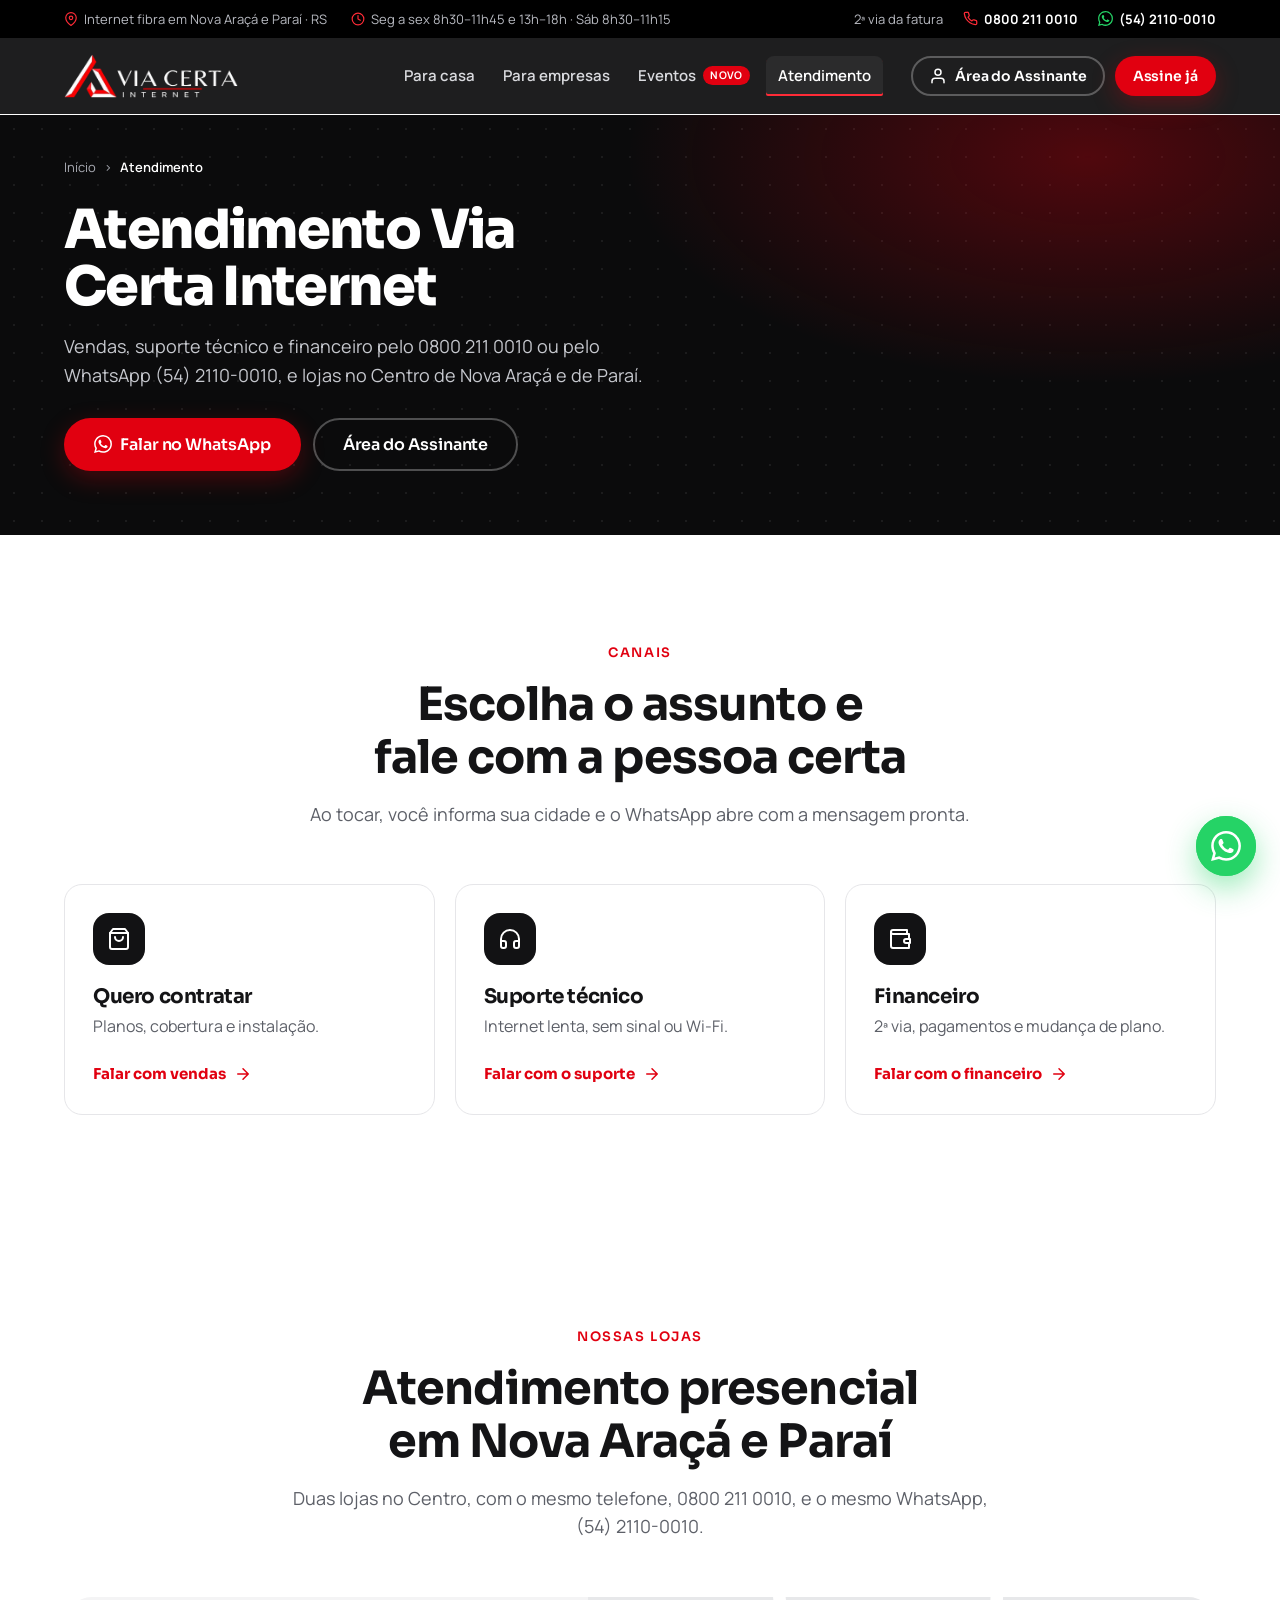
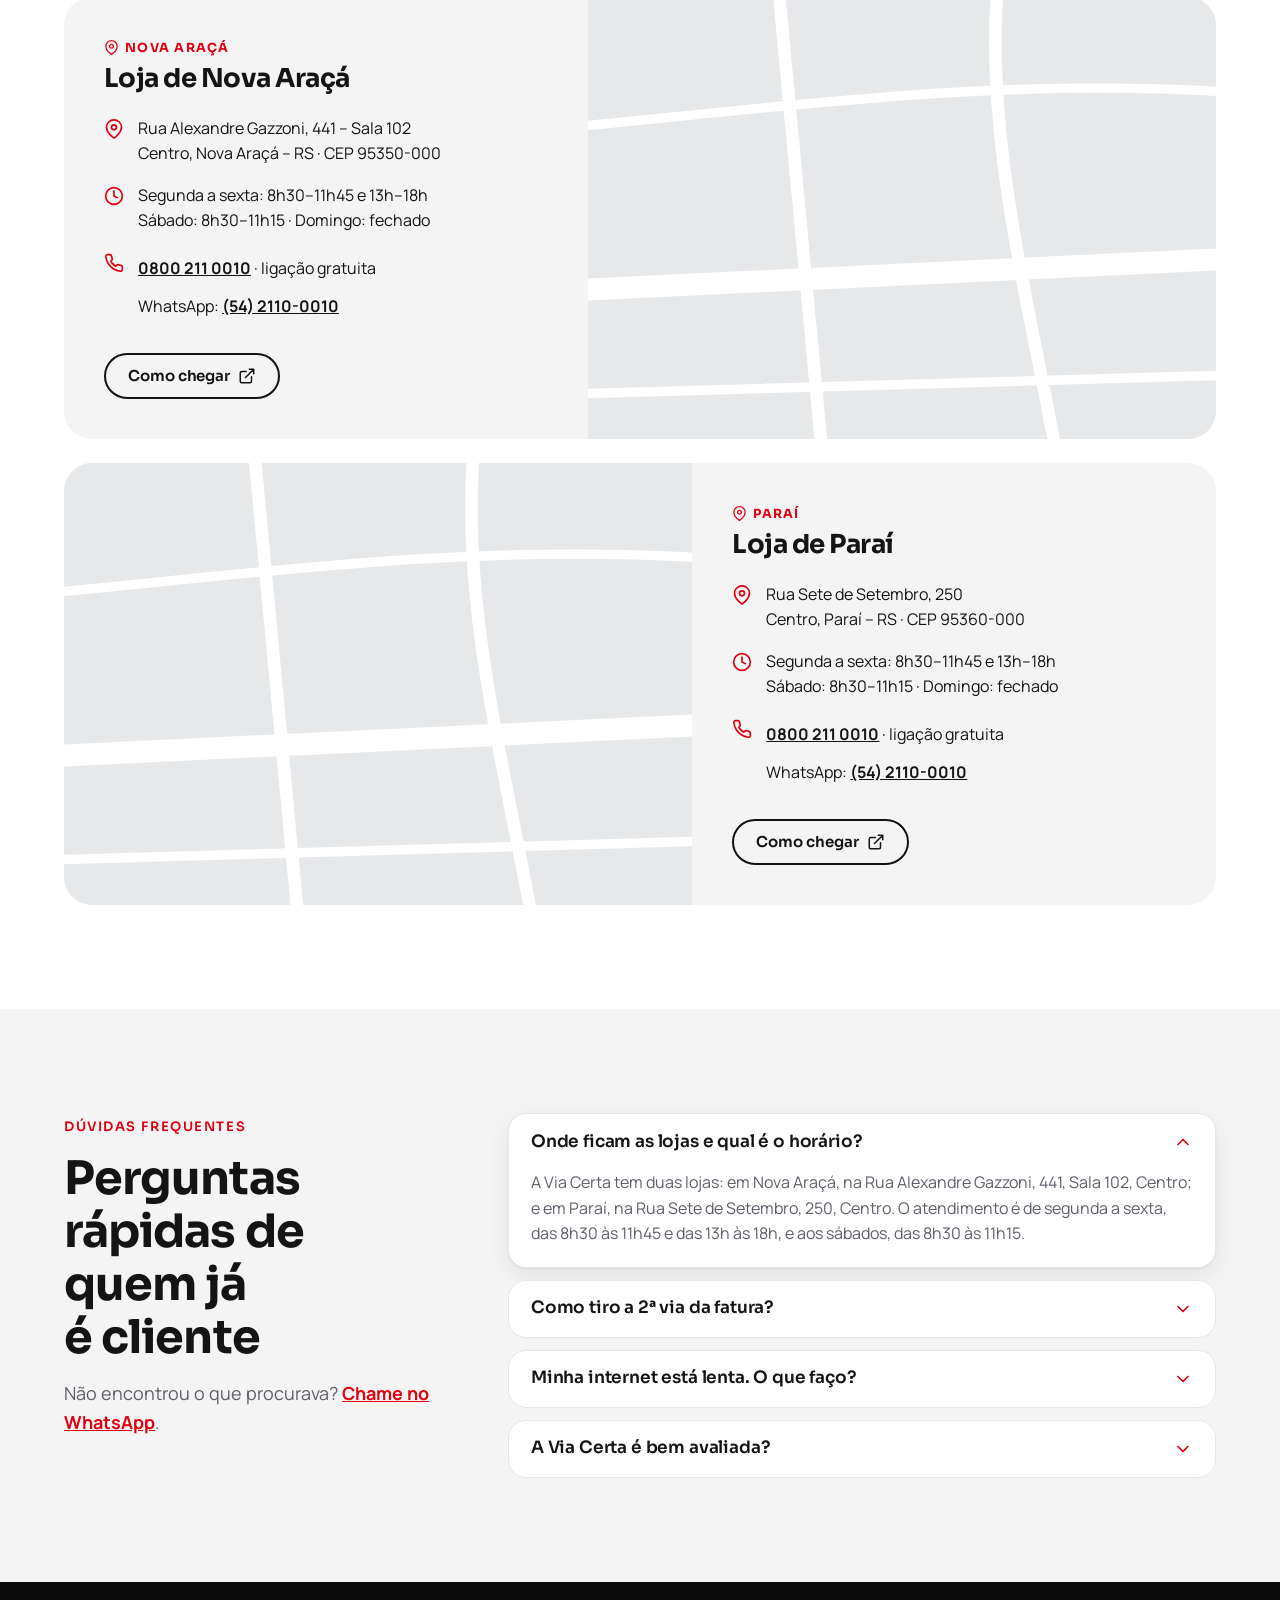
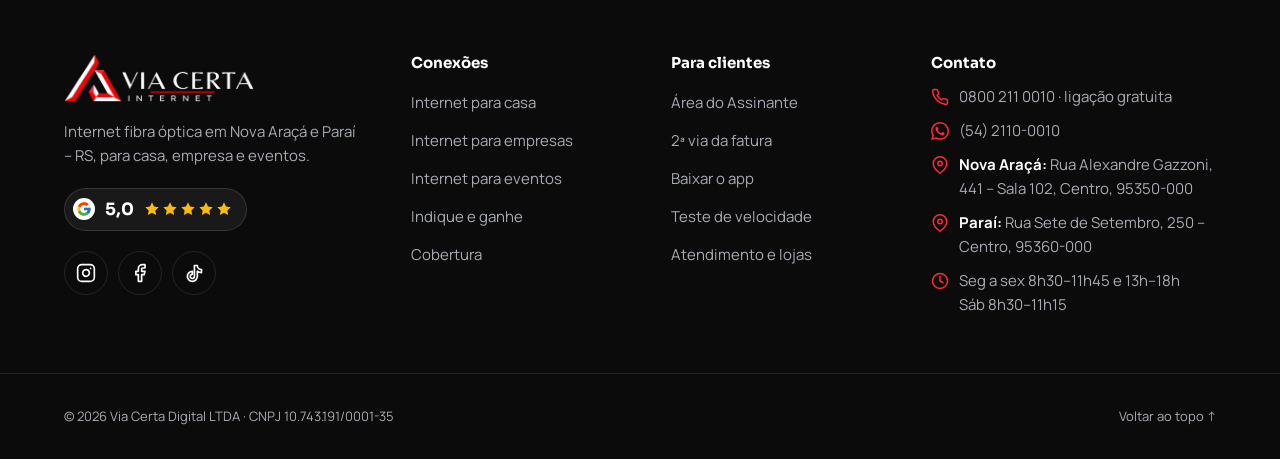
<file: atendimento.html>
<!doctype html>
<html lang="pt-BR">
<head>
  <meta charset="utf-8">
  <meta name="viewport" content="width=device-width, initial-scale=1, viewport-fit=cover">
  <title>Atendimento e lojas em Nova Araçá e Paraí | Via Certa</title>
  <meta name="description" content="Atendimento pelo 0800 211 0010 e pelo WhatsApp (54) 2110-0010. Lojas em Nova Araçá (Rua Alexandre Gazzoni, 441) e Paraí (Rua Sete de Setembro, 250).">
  <meta name="robots" content="index, follow, max-image-preview:large, max-snippet:-1">
  <!-- Quando o domínio estiver definido, adicione: <link rel="canonical" href="https://SEU-DOMINIO.com.br/ESTA-PAGINA"> -->
  <meta name="theme-color" content="#0b0b0c">
  <meta name="geo.region" content="BR-RS">
  <meta name="geo.placename" content="Nova Araçá">
  <meta name="geo.position" content="-28.6588;-51.7441">
  <meta name="ICBM" content="-28.6588, -51.7441">

  <meta property="og:type" content="website">
  <meta property="og:locale" content="pt_BR">
  <meta property="og:site_name" content="Via Certa Internet">
  <meta property="og:title" content="Atendimento e lojas em Nova Araçá e Paraí | Via Certa">
  <meta property="og:description" content="Atendimento pelo 0800 211 0010 e pelo WhatsApp (54) 2110-0010. Lojas em Nova Araçá (Rua Alexandre Gazzoni, 441) e Paraí (Rua Sete de Setembro, 250).">
  <meta property="og:image" content="assets/img/og-image.jpg">
  <meta property="og:image:width" content="1200">
  <meta property="og:image:height" content="630">
  <meta name="twitter:card" content="summary_large_image">

  <link rel="icon" type="image/png" href="assets/img/favicon.png">
  <link rel="apple-touch-icon" href="assets/img/apple-touch-icon.png">
  <link rel="manifest" href="site.webmanifest">

  <link rel="preload" href="assets/fonts/sora-latin.woff2" as="font" type="font/woff2" crossorigin>
  <link rel="preload" href="assets/fonts/manrope-latin.woff2" as="font" type="font/woff2" crossorigin>
  <link rel="stylesheet" href="assets/css/style.css">

  <script type="application/ld+json">
  {
    "@context": "https://schema.org",
    "@graph": [
      {
        "@type": "LocalBusiness",
        "@id": "./#empresa",
        "name": "Via Certa Internet",
        "telephone": "+55-800-211-0010",
        "address": {
          "@type": "PostalAddress",
          "streetAddress": "Rua Alexandre Gazzoni, 441, Sala 102",
          "addressLocality": "Nova Araçá",
          "addressRegion": "RS",
          "postalCode": "95350-000",
          "addressCountry": "BR"
        },
        "url": "./"
      },
      {
        "@type": "LocalBusiness",
        "@id": "./#loja-parai",
        "additionalType": "https://www.wikidata.org/wiki/Q11371",
        "name": "Via Certa Internet - Paraí",
        "parentOrganization": {
          "@id": "./#empresa"
        },
        "telephone": "+55-800-211-0010",
        "address": {
          "@type": "PostalAddress",
          "streetAddress": "Rua Sete de Setembro, 250",
          "addressLocality": "Paraí",
          "addressRegion": "RS",
          "postalCode": "95360-000",
          "addressCountry": "BR"
        },
        "geo": {
          "@type": "GeoCoordinates",
          "latitude": -28.5976865,
          "longitude": -51.7862298
        },
        "areaServed": {
          "@type": "City",
          "name": "Paraí",
          "sameAs": [
            "https://www.wikidata.org/wiki/Q1757405",
            "https://pt.wikipedia.org/wiki/Para%C3%AD"
          ]
        },
        "openingHoursSpecification": [
          {
            "@type": "OpeningHoursSpecification",
            "dayOfWeek": [
              "Monday",
              "Tuesday",
              "Wednesday",
              "Thursday",
              "Friday"
            ],
            "opens": "08:30",
            "closes": "11:45"
          },
          {
            "@type": "OpeningHoursSpecification",
            "dayOfWeek": [
              "Monday",
              "Tuesday",
              "Wednesday",
              "Thursday",
              "Friday"
            ],
            "opens": "13:00",
            "closes": "18:00"
          },
          {
            "@type": "OpeningHoursSpecification",
            "dayOfWeek": "Saturday",
            "opens": "08:30",
            "closes": "11:15"
          }
        ],
        "image": "assets/img/og-image.jpg",
        "priceRange": "R$ 89,90 - R$ 129,90",
        "url": "atendimento.html#loja-parai"
      },
      {
        "@type": "BreadcrumbList",
        "itemListElement": [
          {
            "@type": "ListItem",
            "position": 1,
            "name": "Início",
            "item": "./"
          },
          {
            "@type": "ListItem",
            "position": 2,
            "name": "Atendimento",
            "item": "atendimento.html"
          }
        ]
      },
      {
        "@type": "ContactPage",
        "@id": "atendimento.html#pagina",
        "name": "Atendimento Via Certa Internet",
        "about": {
          "@id": "./#empresa"
        },
        "inLanguage": "pt-BR"
      },
      {
        "@type": "FAQPage",
        "@id": "atendimento.html#duvidas",
        "inLanguage": "pt-BR",
        "mainEntity": [
          {
            "@type": "Question",
            "name": "Onde ficam as lojas e qual é o horário?",
            "acceptedAnswer": {
              "@type": "Answer",
              "text": "A Via Certa tem duas lojas: em Nova Araçá, na Rua Alexandre Gazzoni, 441, Sala 102, Centro; e em Paraí, na Rua Sete de Setembro, 250, Centro. O atendimento é de segunda a sexta, das 8h30 às 11h45 e das 13h às 18h, e aos sábados, das 8h30 às 11h15."
            }
          },
          {
            "@type": "Question",
            "name": "Como tiro a 2ª via da fatura?",
            "acceptedAnswer": {
              "@type": "Answer",
              "text": "Pela Área do Assinante, pelo app Via Certa Digital (Android) ou pelo WhatsApp do financeiro, (54) 2110-0010."
            }
          },
          {
            "@type": "Question",
            "name": "Minha internet está lenta. O que faço?",
            "acceptedAnswer": {
              "@type": "Answer",
              "text": "Reinicie o roteador (tire da tomada por 30 segundos), aproxime-se dele e faça um teste de velocidade. Se o problema continuar, chame o suporte técnico pelo WhatsApp (54) 2110-0010."
            }
          },
          {
            "@type": "Question",
            "name": "A Via Certa é bem avaliada?",
            "acceptedAnswer": {
              "@type": "Answer",
              "text": "Sim. A Via Certa tem nota 5,0 no Google, com 86 avaliações de clientes (outubro de 2026). Os pontos mais elogiados são o atendimento, a agilidade, os cursos e os filmes."
            }
          }
        ]
      }
    ]
  }
  </script>

  <script src="assets/js/config.js" defer></script>
  <script src="assets/js/main.js" defer></script>
</head>
<body>

  <!-- Ícones (usados com <use href="#i-nome">) -->
  <svg width="0" height="0" style="position:absolute" aria-hidden="true" focusable="false">
  <defs>
    <symbol id="i-wifi" viewBox="0 0 24 24"><path d="M5 12.55a11 11 0 0 1 14.08 0"/><path d="M1.42 9a16 16 0 0 1 21.16 0"/><path d="M8.53 16.11a6 6 0 0 1 6.95 0"/><path d="M12 20h.01"/></symbol>
    <symbol id="i-receipt" viewBox="0 0 24 24"><path d="M14 2H6a2 2 0 0 0-2 2v16a2 2 0 0 0 2 2h12a2 2 0 0 0 2-2V8z"/><path d="M14 2v6h6"/><path d="M16 13H8"/><path d="M16 17H8"/><path d="M10 9H8"/></symbol>
    <symbol id="i-user" viewBox="0 0 24 24"><path d="M20 21v-2a4 4 0 0 0-4-4H8a4 4 0 0 0-4 4v2"/><circle cx="12" cy="7" r="4"/></symbol>
    <symbol id="i-users" viewBox="0 0 24 24"><path d="M17 21v-2a4 4 0 0 0-4-4H5a4 4 0 0 0-4 4v2"/><circle cx="9" cy="7" r="4"/><path d="M23 21v-2a4 4 0 0 0-3-3.87M16 3.13a4 4 0 0 1 0 7.75"/></symbol>
    <symbol id="i-headset" viewBox="0 0 24 24"><path d="M3 18v-6a9 9 0 0 1 18 0v6"/><path d="M21 19a2 2 0 0 1-2 2h-1a2 2 0 0 1-2-2v-3a2 2 0 0 1 2-2h3zM3 19a2 2 0 0 0 2 2h1a2 2 0 0 0 2-2v-3a2 2 0 0 0-2-2H3z"/></symbol>
    <symbol id="i-gauge" viewBox="0 0 24 24"><path d="m12 14 4-4"/><path d="M3.34 19a10 10 0 1 1 17.32 0"/></symbol>
    <symbol id="i-pin" viewBox="0 0 24 24"><path d="M21 10c0 7-9 13-9 13s-9-6-9-13a9 9 0 0 1 18 0z"/><circle cx="12" cy="10" r="3"/></symbol>
    <symbol id="i-gift" viewBox="0 0 24 24"><path d="M20 12v10H4V12"/><path d="M2 7h20v5H2z"/><path d="M12 22V7"/><path d="M12 7H7.5a2.5 2.5 0 0 1 0-5C11 2 12 7 12 7z"/><path d="M12 7h4.5a2.5 2.5 0 0 0 0-5C13 2 12 7 12 7z"/></symbol>
    <symbol id="i-check" viewBox="0 0 24 24"><path d="M20 6 9 17l-5-5"/></symbol>
    <symbol id="i-star" viewBox="0 0 24 24"><path fill="currentColor" stroke="none" d="m12 2 3.09 6.26L22 9.27l-5 4.87 1.18 6.88L12 17.77l-6.18 3.25L7 14.14 2 9.27l6.91-1.01z"/></symbol>
    <symbol id="i-tv" viewBox="0 0 24 24"><rect x="2" y="7" width="20" height="15" rx="2"/><path d="m17 2-5 5-5-5"/></symbol>
    <symbol id="i-film" viewBox="0 0 24 24"><rect x="2" y="2" width="20" height="20" rx="2.18"/><path d="M7 2v20M17 2v20M2 12h20M2 7h5M2 17h5M17 17h5M17 7h5"/></symbol>
    <symbol id="i-book" viewBox="0 0 24 24"><path d="M2 3h6a4 4 0 0 1 4 4v14a3 3 0 0 0-3-3H2z"/><path d="M22 3h-6a4 4 0 0 0-4 4v14a3 3 0 0 1 3-3h7z"/></symbol>
    <symbol id="i-cap" viewBox="0 0 24 24"><path d="M22 10 12 5 2 10l10 5 10-5z"/><path d="M6 12v5c3 3 9 3 12 0v-5"/></symbol>
    <symbol id="i-game" viewBox="0 0 24 24"><path d="M6 12h4M8 10v4M15 13h.01M18 11h.01"/><rect x="2" y="6" width="20" height="12" rx="2"/></symbol>
    <symbol id="i-phone" viewBox="0 0 24 24"><path d="M22 16.92v3a2 2 0 0 1-2.18 2 19.79 19.79 0 0 1-8.63-3.07 19.5 19.5 0 0 1-6-6 19.79 19.79 0 0 1-3.07-8.67A2 2 0 0 1 4.11 2h3a2 2 0 0 1 2 1.72c.13.96.36 1.9.7 2.81a2 2 0 0 1-.45 2.11L8.09 9.91a16 16 0 0 0 6 6l1.27-1.27a2 2 0 0 1 2.11-.45c.91.34 1.85.57 2.81.7A2 2 0 0 1 22 16.92z"/></symbol>
    <symbol id="i-clock" viewBox="0 0 24 24"><circle cx="12" cy="12" r="10"/><path d="M12 6v6l4 2"/></symbol>
    <symbol id="i-arrow" viewBox="0 0 24 24"><path d="M5 12h14M12 5l7 7-7 7"/></symbol>
    <symbol id="i-left" viewBox="0 0 24 24"><path d="m15 18-6-6 6-6"/></symbol>
    <symbol id="i-right" viewBox="0 0 24 24"><path d="m9 18 6-6-6-6"/></symbol>
    <symbol id="i-down" viewBox="0 0 24 24"><path d="m6 9 6 6 6-6"/></symbol>
    <symbol id="i-menu" viewBox="0 0 24 24"><path d="M3 6h18M3 12h18M3 18h18"/></symbol>
    <symbol id="i-x" viewBox="0 0 24 24"><path d="M18 6 6 18M6 6l12 12"/></symbol>
    <symbol id="i-home" viewBox="0 0 24 24"><path d="m3 9 9-7 9 7v11a2 2 0 0 1-2 2H5a2 2 0 0 1-2-2z"/><path d="M9 22V12h6v10"/></symbol>
    <symbol id="i-building" viewBox="0 0 24 24"><path d="M6 22V4a2 2 0 0 1 2-2h8a2 2 0 0 1 2 2v18z"/><path d="M6 12H4a2 2 0 0 0-2 2v6a2 2 0 0 0 2 2h2"/><path d="M18 9h2a2 2 0 0 1 2 2v9a2 2 0 0 1-2 2h-2"/><path d="M10 6h4M10 10h4M10 14h4M10 18h4"/></symbol>
    <symbol id="i-party" viewBox="0 0 24 24"><path d="M5.8 11.3 2 22l10.7-3.79"/><path d="M4 3h.01M22 8h.01M15 2h.01M22 20h.01"/><path d="m22 2-2.24.75a2.9 2.9 0 0 0-1.96 3.12c.1.86-.57 1.63-1.45 1.63h-.38c-.86 0-1.6.6-1.76 1.44L14 10"/><path d="m22 13-.82-.33c-.86-.34-1.82.2-1.98 1.11-.11.7-.72 1.22-1.43 1.22H17"/><path d="m11 2 .33.82c.34.86-.2 1.82-1.11 1.98C9.52 4.9 9 5.52 9 6.23V7"/><path d="M11 13c1.93 1.93 2.83 4.17 2 5-.83.83-3.07-.07-5-2-1.93-1.93-2.83-4.17-2-5 .83-.83 3.07.07 5 2z"/></symbol>
    <symbol id="i-briefcase" viewBox="0 0 24 24"><rect x="2" y="7" width="20" height="14" rx="2"/><path d="M16 21V5a2 2 0 0 0-2-2h-4a2 2 0 0 0-2 2v16"/></symbol>
    <symbol id="i-store" viewBox="0 0 24 24"><path d="M3 9 4.5 4h15L21 9"/><path d="M4 9v11h16V9"/><path d="M3 9h18"/><path d="M9 20v-6h6v6"/></symbol>
    <symbol id="i-laptop" viewBox="0 0 24 24"><rect x="3" y="4" width="18" height="12" rx="2"/><path d="M2 20h20"/></symbol>
    <symbol id="i-factory" viewBox="0 0 24 24"><path d="M2 20V9l6 4V9l6 4V4h8v16z"/><path d="M6 17h.01M10 17h.01M14 17h.01M18 17h.01"/></symbol>
    <symbol id="i-card" viewBox="0 0 24 24"><rect x="2" y="5" width="20" height="14" rx="2"/><path d="M2 10h20M6 15h4"/></symbol>
    <symbol id="i-video" viewBox="0 0 24 24"><path d="m22 8-6 4 6 4z"/><rect x="2" y="6" width="14" height="12" rx="2"/></symbol>
    <symbol id="i-signal" viewBox="0 0 24 24"><path d="M2 20h.01M7 20v-4M12 20v-8M17 20V8M22 4v16"/></symbol>
    <symbol id="i-activity" viewBox="0 0 24 24"><path d="M22 12h-4l-3 9L9 3l-3 9H2"/></symbol>
    <symbol id="i-clipboard" viewBox="0 0 24 24"><rect x="8" y="2" width="8" height="4" rx="1"/><path d="M16 4h2a2 2 0 0 1 2 2v14a2 2 0 0 1-2 2H6a2 2 0 0 1-2-2V6a2 2 0 0 1 2-2h2"/><path d="m9 14 2 2 4-4"/></symbol>
    <symbol id="i-wrench" viewBox="0 0 24 24"><path d="M14.7 6.3a1 1 0 0 0 0 1.4l1.6 1.6a1 1 0 0 0 1.4 0l3.77-3.77a6 6 0 0 1-7.94 7.94l-6.91 6.91a2.12 2.12 0 0 1-3-3l6.91-6.91a6 6 0 0 1 7.94-7.94l-3.76 3.76z"/></symbol>
    <symbol id="i-shield" viewBox="0 0 24 24"><path d="M12 22s8-4 8-10V5l-8-3-8 3v7c0 6 8 10 8 10z"/><path d="m9 12 2 2 4-4"/></symbol>
    <symbol id="i-calendar" viewBox="0 0 24 24"><rect x="3" y="4" width="18" height="18" rx="2"/><path d="M16 2v4M8 2v4M3 10h18"/></symbol>
    <symbol id="i-heart" viewBox="0 0 24 24"><path d="M19 14c1.49-1.46 3-3.21 3-5.5A5.5 5.5 0 0 0 16.5 3c-1.76 0-3 .5-4.5 2-1.5-1.5-2.74-2-4.5-2A5.5 5.5 0 0 0 2 8.5c0 2.3 1.5 4.05 3 5.5l7 7z"/></symbol>
    <symbol id="i-trophy" viewBox="0 0 24 24"><path d="M6 9H4.5a2.5 2.5 0 0 1 0-5H6"/><path d="M18 9h1.5a2.5 2.5 0 0 0 0-5H18"/><path d="M4 22h16"/><path d="M10 14.66V17c0 .55-.47.98-.97 1.21C7.85 18.75 7 20.24 7 22"/><path d="M14 14.66V17c0 .55.47.98.97 1.21C16.15 18.75 17 20.24 17 22"/><path d="M18 2H6v7a6 6 0 0 0 12 0z"/></symbol>
    <symbol id="i-music" viewBox="0 0 24 24"><path d="M9 18V5l12-2v13"/><circle cx="6" cy="18" r="3"/><circle cx="18" cy="16" r="3"/></symbol>
    <symbol id="i-mic" viewBox="0 0 24 24"><path d="M12 2a3 3 0 0 0-3 3v7a3 3 0 0 0 6 0V5a3 3 0 0 0-3-3z"/><path d="M19 10v2a7 7 0 0 1-14 0v-2"/><path d="M12 19v3"/></symbol>
    <symbol id="i-mobile" viewBox="0 0 24 24"><rect x="5" y="2" width="14" height="20" rx="2"/><path d="M12 18h.01"/></symbol>
    <symbol id="i-zap" viewBox="0 0 24 24"><path d="M13 2 3 14h9l-1 8 10-12h-9z"/></symbol>
    <symbol id="i-wallet" viewBox="0 0 24 24"><path d="M21 12V7H5a2 2 0 0 1 0-4h14v4"/><path d="M3 5v14a2 2 0 0 0 2 2h16v-5"/><path d="M18 12a2 2 0 0 0 0 4h4v-4z"/></symbol>
    <symbol id="i-bag" viewBox="0 0 24 24"><path d="M6 2 3 6v14a2 2 0 0 0 2 2h14a2 2 0 0 0 2-2V6l-3-4z"/><path d="M3 6h18"/><path d="M16 10a4 4 0 0 1-8 0"/></symbol>
    <symbol id="i-external" viewBox="0 0 24 24"><path d="M18 13v6a2 2 0 0 1-2 2H5a2 2 0 0 1-2-2V8a2 2 0 0 1 2-2h6"/><path d="M15 3h6v6M10 14 21 3"/></symbol>
    <symbol id="i-whatsapp" viewBox="0 0 24 24"><path fill="currentColor" stroke="none" d="M17.47 14.38c-.3-.15-1.76-.87-2.03-.97-.27-.1-.47-.15-.67.15-.2.3-.77.97-.94 1.16-.17.2-.35.22-.64.08-.3-.15-1.26-.47-2.39-1.48-.88-.79-1.48-1.76-1.65-2.06-.17-.3-.02-.46.13-.6.13-.14.3-.35.45-.52.15-.18.2-.3.3-.5.1-.2.05-.37-.03-.52-.07-.15-.67-1.61-.91-2.2-.24-.58-.49-.5-.67-.51h-.57c-.2 0-.52.07-.79.37-.27.3-1.04 1.02-1.04 2.48s1.06 2.88 1.21 3.07c.15.2 2.1 3.2 5.08 4.49.71.31 1.26.49 1.7.63.71.22 1.36.19 1.87.12.57-.09 1.76-.72 2-1.41.25-.7.25-1.29.18-1.41-.08-.13-.28-.2-.57-.35zM12.05 21.79h-.01a9.87 9.87 0 0 1-5.03-1.38l-.36-.21-3.74.98 1-3.65-.24-.37a9.86 9.86 0 0 1-1.51-5.26c0-5.45 4.44-9.88 9.89-9.88 2.64 0 5.12 1.03 6.99 2.9a9.83 9.83 0 0 1 2.89 6.99c0 5.45-4.44 9.88-9.88 9.88zm8.41-18.3A11.82 11.82 0 0 0 12.05 0C5.5 0 .16 5.34.16 11.89c0 2.1.55 4.14 1.59 5.95L.06 24l6.3-1.65a11.88 11.88 0 0 0 5.68 1.45h.01c6.55 0 11.89-5.34 11.89-11.89a11.82 11.82 0 0 0-3.48-8.41z"/></symbol>
    <symbol id="i-instagram" viewBox="0 0 24 24"><rect x="2" y="2" width="20" height="20" rx="5"/><path d="M16 11.37A4 4 0 1 1 12.63 8 4 4 0 0 1 16 11.37zM17.5 6.5h.01"/></symbol>
    <symbol id="i-facebook" viewBox="0 0 24 24"><path d="M18 2h-3a5 5 0 0 0-5 5v3H7v4h3v8h4v-8h3l1-4h-4V7a1 1 0 0 1 1-1h3z"/></symbol>
    <symbol id="i-tiktok" viewBox="0 0 24 24"><path d="M16 3a5 5 0 0 0 5 5v3.5a8.5 8.5 0 0 1-5-1.6V16a6 6 0 1 1-6-6v3.6A2.5 2.5 0 1 0 12.5 16V3z"/></symbol>
    <symbol id="i-play" viewBox="0 0 24 24"><path fill="currentColor" stroke="none" d="M3.6 1.8c-.3.3-.5.8-.5 1.4v17.6c0 .6.2 1.1.5 1.4l.1.1 9.9-9.9v-.2L3.7 1.7zM16.9 15.6l-3.3-3.3v-.2l3.3-3.3.1.04 3.9 2.2c1.1.6 1.1 1.7 0 2.3l-3.9 2.2zM17 15.5 13.6 12 3.6 22.2c.4.4 1 .4 1.7.05L17 15.5M17 8.5 5.3 1.8c-.7-.4-1.3-.3-1.7.1L13.6 12z"/></symbol>
    <symbol id="i-apple" viewBox="0 0 24 24"><path fill="currentColor" stroke="none" d="M16.37 12.6c-.02-2.34 1.91-3.47 2-3.52-1.09-1.6-2.79-1.82-3.39-1.84-1.44-.15-2.82.85-3.55.85-.73 0-1.86-.83-3.06-.81-1.57.02-3.02.92-3.83 2.33-1.64 2.84-.42 7.04 1.17 9.35.78 1.13 1.71 2.39 2.93 2.35 1.18-.05 1.62-.76 3.04-.76 1.42 0 1.82.76 3.06.73 1.27-.02 2.07-1.15 2.84-2.29.9-1.31 1.27-2.58 1.29-2.65-.03-.01-2.47-.95-2.5-3.76zM14.04 5.72c.65-.79 1.09-1.88.97-2.97-.94.04-2.07.62-2.74 1.41-.6.7-1.13 1.81-.99 2.88 1.05.08 2.12-.53 2.76-1.32z"/></symbol>
    <symbol id="i-google" viewBox="0 0 48 48"><path fill="#FFC107" stroke="none" d="M43.61 20.08H42V20H24v8h11.3c-1.65 4.66-6.08 8-11.3 8-6.63 0-12-5.37-12-12s5.37-12 12-12c3.06 0 5.84 1.15 7.96 3.04l5.66-5.66C34.05 6.05 29.27 4 24 4 12.95 4 4 12.95 4 24s8.95 20 20 20 20-8.95 20-20c0-1.34-.14-2.65-.39-3.92z"/><path fill="#FF3D00" stroke="none" d="m6.31 14.69 6.57 4.82C14.66 15.11 18.96 12 24 12c3.06 0 5.84 1.15 7.96 3.04l5.66-5.66C34.05 6.05 29.27 4 24 4 16.32 4 9.66 8.34 6.31 14.69z"/><path fill="#4CAF50" stroke="none" d="M24 44c5.17 0 9.86-1.98 13.41-5.19l-6.19-5.24A11.91 11.91 0 0 1 24 36c-5.2 0-9.62-3.32-11.28-7.95l-6.52 5.03C9.5 39.56 16.23 44 24 44z"/><path fill="#1976D2" stroke="none" d="M43.61 20.08H42V20H24v8h11.3a12.04 12.04 0 0 1-4.09 5.57l6.19 5.24C36.97 39.2 44 34 44 24c0-1.34-.14-2.65-.39-3.92z"/></symbol>
  </defs>
  </svg>
  <a class="skip-link" href="#conteudo">Pular para o conteúdo</a>

  <!-- ===== CABEÇALHO (igual em todas as páginas) ===== -->
  <header class="site-header" id="topo">
    <div class="topbar">
      <div class="container topbar__inner">
        <p class="topbar__item"><svg class="i" aria-hidden="true"><use href="#i-pin"/></svg> Internet fibra em Nova Araçá e Paraí · RS</p>
        <p class="topbar__item topbar__hide-sm"><svg class="i" aria-hidden="true"><use href="#i-clock"/></svg> Seg a sex 8h30–11h45 e 13h–18h · Sáb 8h30–11h15</p>
        <div class="topbar__links">
          <a href="#" data-link="segundaVia">2ª via da fatura</a>
          <a href="tel:08002110010" class="topbar__tel"><svg class="i" aria-hidden="true"><use href="#i-phone"/></svg> 0800 211 0010</a>
          <a href="https://wa.me/555421100010" data-wa="Olá! Vim pelo site da Via Certa Internet e gostaria de atendimento. Sou de {cidade}." data-wa-ctx="geral" target="_blank" rel="noopener" class="topbar__wa"><svg class="i" aria-hidden="true"><use href="#i-whatsapp"/></svg> (54) 2110-0010</a>
        </div>
      </div>
    </div>

    <div class="navbar">
      <div class="container navbar__inner">
        <a href="./" class="brand" aria-label="Via Certa Internet - página inicial">
          <picture>
            <source type="image/webp" srcset="assets/img/logo-branco.webp">
            <img src="assets/img/logo-branco.png" alt="Via Certa Internet" width="400" height="101" fetchpriority="high">
          </picture>
        </a>

        <nav class="nav" id="menu" aria-label="Menu principal">
          <ul class="nav__list">
            <li><a href="residencial.html">Para casa</a></li>
            <li><a href="empresas.html">Para empresas</a></li>
            <li><a href="eventos.html">Eventos <span class="nav__new">Novo</span></a></li>
            <li><a href="atendimento.html" aria-current="page">Atendimento</a></li>
          </ul>
          <div class="nav__mobile-extra">
            <button type="button" class="btn btn--ghost-light btn--block" data-open-cliente><svg class="i" aria-hidden="true"><use href="#i-user"/></svg> Área do Assinante</button>
            <a href="https://wa.me/555421100010" data-wa="Olá! Vim pelo site da Via Certa Internet e gostaria de atendimento. Sou de {cidade}." data-wa-ctx="geral" target="_blank" rel="noopener" class="nav__mobile-wa"><svg class="i" aria-hidden="true"><use href="#i-whatsapp"/></svg> (54) 2110-0010</a>
            <a href="tel:08002110010" class="nav__mobile-wa nav__mobile-tel"><svg class="i" aria-hidden="true"><use href="#i-phone"/></svg> 0800 211 0010</a>
          </div>
        </nav>

        <div class="navbar__actions">
          <button type="button" class="btn btn--ghost-light btn--sm navbar__cliente" data-open-cliente><svg class="i" aria-hidden="true"><use href="#i-user"/></svg><span>Área do Assinante</span></button>
          <a href="residencial.html#planos" class="btn btn--red btn--sm navbar__cta">Assine já</a>
          <button type="button" class="nav-toggle" aria-expanded="false" aria-controls="menu" aria-label="Abrir menu">
            <svg class="i i--open" aria-hidden="true"><use href="#i-menu"/></svg>
            <svg class="i i--close" aria-hidden="true"><use href="#i-x"/></svg>
          </button>
        </div>
      </div>
    </div>
  </header>

  <main id="conteudo">
    <section class="page-hero page-hero--atendimento">
      <div class="page-hero__bg" aria-hidden="true"></div>
      <div class="container page-hero__inner">
        <div class="page-hero__copy">
          <nav class="crumbs" aria-label="Você está em"><a href="./">Início</a><span aria-hidden="true">›</span><span aria-current="page">Atendimento</span></nav>
          
          <h1 class="page-hero__title">Atendimento Via Certa Internet</h1>
          <p class="page-hero__lead">Vendas, suporte técnico e financeiro pelo 0800 211 0010 ou pelo WhatsApp (54) 2110-0010, e lojas no Centro de Nova Araçá e de Paraí.</p>
          <div class="page-hero__ctas"><a href="https://wa.me/555421100010" data-wa="Olá! Vim pelo site da Via Certa Internet e gostaria de atendimento. Sou de {cidade}." data-wa-ctx="geral" target="_blank" rel="noopener" class="btn btn--red btn--lg"><svg class="i" aria-hidden="true"><use href="#i-whatsapp"/></svg> Falar no WhatsApp</a><button type="button" class="btn btn--ghost-light btn--lg" data-open-cliente>Área do Assinante</button></div>
        </div>
        
      </div>
    </section>

    <section class="section support" id="canais" aria-labelledby="canais-titulo">
      <div class="container">
        <header class="section-head">
          <p class="eyebrow">Canais</p>
          <h2 class="section-title" id="canais-titulo">Escolha o assunto e fale com a pessoa certa</h2>
          <p class="section-lead">Ao tocar, você informa sua cidade e o WhatsApp abre com a mensagem pronta.</p>
        </header>
        <div class="support__grid">
          <a href="https://wa.me/555421100010" data-wa="Olá! Quero contratar a internet da Via Certa em {cidade}. Pode me ajudar a escolher um plano?" data-wa-ctx="casa" target="_blank" rel="noopener" class="channel"><span class="channel__icon"><svg class="i" aria-hidden="true"><use href="#i-bag"/></svg></span><h3>Quero contratar</h3><p>Planos, cobertura e instalação.</p><span class="channel__go">Falar com vendas <svg class="i" aria-hidden="true"><use href="#i-arrow"/></svg></span></a>
          <a href="https://wa.me/555421100010" data-wa="Olá! Sou cliente da Via Certa Internet em {cidade} e preciso de suporte técnico." data-wa-ctx="cliente" target="_blank" rel="noopener" class="channel"><span class="channel__icon"><svg class="i" aria-hidden="true"><use href="#i-headset"/></svg></span><h3>Suporte técnico</h3><p>Internet lenta, sem sinal ou Wi-Fi.</p><span class="channel__go">Falar com o suporte <svg class="i" aria-hidden="true"><use href="#i-arrow"/></svg></span></a>
          <a href="https://wa.me/555421100010" data-wa="Olá! Sou cliente da Via Certa Internet em {cidade} e preciso de ajuda com minha fatura." data-wa-ctx="cliente" target="_blank" rel="noopener" class="channel"><span class="channel__icon"><svg class="i" aria-hidden="true"><use href="#i-wallet"/></svg></span><h3>Financeiro</h3><p>2ª via, pagamentos e mudança de plano.</p><span class="channel__go">Falar com o financeiro <svg class="i" aria-hidden="true"><use href="#i-arrow"/></svg></span></a>
        </div>

      </div>
    </section>

    <!-- ===== LOJAS ===== -->
    <!-- loading="lazy": cada mapa só carrega quando a pessoa rola até perto dele. O próprio mapa já traz o botão "Abrir no Maps". -->
    <section class="section stores" id="lojas" aria-labelledby="lojas-titulo">
      <div class="container">
        <header class="section-head">
          <p class="eyebrow">Nossas lojas</p>
          <h2 class="section-title" id="lojas-titulo">Atendimento presencial em Nova Araçá e Paraí</h2>
          <p class="section-lead">Duas lojas no Centro, com o mesmo telefone, 0800 211 0010, e o mesmo WhatsApp, (54) 2110-0010.</p>
        </header>
        <div class="store" id="loja-nova-araca">
          <div class="store__info">
            <p class="store__city"><svg class="i" aria-hidden="true"><use href="#i-pin"/></svg> Nova Araçá</p>
            <h3>Loja de Nova Araçá</h3>
            <ul class="store__list">
              <li><svg class="i" aria-hidden="true"><use href="#i-pin"/></svg><address>Rua Alexandre Gazzoni, 441 – Sala 102<br>Centro, Nova Araçá – RS · CEP 95350-000</address></li>
              <li><svg class="i" aria-hidden="true"><use href="#i-clock"/></svg><span>Segunda a sexta: 8h30–11h45 e 13h–18h<br>Sábado: 8h30–11h15 · Domingo: fechado</span></li>
              <li><svg class="i" aria-hidden="true"><use href="#i-phone"/></svg><span><a href="tel:08002110010">0800 211 0010</a> · ligação gratuita<br>WhatsApp: <a href="https://wa.me/555421100010" data-wa="Olá! Vim pelo site da Via Certa Internet e gostaria de atendimento. Sou de {cidade}." data-wa-ctx="geral" target="_blank" rel="noopener">(54) 2110-0010</a></span></li>
            </ul>
            <a href="https://www.google.com/maps/dir/?api=1&amp;destination=-28.6588271,-51.7441465" target="_blank" rel="noopener" class="btn btn--outline">Como chegar <svg class="i" aria-hidden="true"><use href="#i-external"/></svg></a>
          </div>
          <div class="store__map">
            <svg class="store__map-bg" viewBox="0 0 400 300" preserveAspectRatio="xMidYMid slice" aria-hidden="true"><g fill="none" stroke-linecap="round"><path d="M-10 196 L410 176" stroke-width="14"/><path d="M120 -10 L150 310" stroke-width="8"/><path d="M262 -10 C 250 90, 280 200, 300 310" stroke-width="8"/><path d="M-10 92 C 120 80, 260 60, 410 70" stroke-width="6"/><path d="M-10 262 L410 250" stroke-width="6"/></g></svg>
            <iframe title="Mapa da loja Via Certa Internet em Nova Araçá" loading="lazy" referrerpolicy="no-referrer-when-downgrade"
              src="https://maps.google.com/maps?q=Viacerta%20Bitcom%20-%20Nova%20Ara%C3%A7%C3%A1&amp;ll=-28.6588271,-51.7441465&amp;z=16&amp;hl=pt-BR&amp;output=embed"></iframe>
          </div>
        </div>
        <div class="store store--reverse" id="loja-parai">
          <div class="store__info">
            <p class="store__city"><svg class="i" aria-hidden="true"><use href="#i-pin"/></svg> Paraí</p>
            <h3>Loja de Paraí</h3>
            <ul class="store__list">
              <li><svg class="i" aria-hidden="true"><use href="#i-pin"/></svg><address>Rua Sete de Setembro, 250<br>Centro, Paraí – RS · CEP 95360-000</address></li>
              <li><svg class="i" aria-hidden="true"><use href="#i-clock"/></svg><span>Segunda a sexta: 8h30–11h45 e 13h–18h<br>Sábado: 8h30–11h15 · Domingo: fechado</span></li>
              <li><svg class="i" aria-hidden="true"><use href="#i-phone"/></svg><span><a href="tel:08002110010">0800 211 0010</a> · ligação gratuita<br>WhatsApp: <a href="https://wa.me/555421100010" data-wa="Olá! Vim pelo site da Via Certa Internet e gostaria de atendimento. Sou de {cidade}." data-wa-ctx="geral" target="_blank" rel="noopener">(54) 2110-0010</a></span></li>
            </ul>
            <a href="https://www.google.com/maps/dir/?api=1&amp;destination=-28.5976865,-51.7862298" target="_blank" rel="noopener" class="btn btn--outline">Como chegar <svg class="i" aria-hidden="true"><use href="#i-external"/></svg></a>
          </div>
          <div class="store__map">
            <svg class="store__map-bg" viewBox="0 0 400 300" preserveAspectRatio="xMidYMid slice" aria-hidden="true"><g fill="none" stroke-linecap="round"><path d="M-10 196 L410 176" stroke-width="14"/><path d="M120 -10 L150 310" stroke-width="8"/><path d="M262 -10 C 250 90, 280 200, 300 310" stroke-width="8"/><path d="M-10 92 C 120 80, 260 60, 410 70" stroke-width="6"/><path d="M-10 262 L410 250" stroke-width="6"/></g></svg>
            <iframe title="Mapa da loja Via Certa Internet em Paraí" loading="lazy" referrerpolicy="no-referrer-when-downgrade"
              src="https://maps.google.com/maps?q=Rua%20Sete%20de%20Setembro%2C%20250%20-%20Centro%2C%20Para%C3%AD%20-%20RS&amp;ll=-28.5976865,-51.7862298&amp;z=16&amp;hl=pt-BR&amp;output=embed"></iframe>
          </div>
        </div>
      </div>
    </section>

    <section class="section faq" id="duvidas" aria-labelledby="duvidas-titulo">
      <div class="container faq__inner">
        <header class="section-head section-head--left">
          <p class="eyebrow">Dúvidas frequentes</p>
          <h2 class="section-title" id="duvidas-titulo">Perguntas rápidas de quem já é cliente</h2>
          <p class="section-lead">Não encontrou o que procurava? <a href="https://wa.me/555421100010" data-wa="Olá! Tenho uma dúvida sobre a Via Certa Internet. Sou de {cidade}." data-wa-ctx="cliente" target="_blank" rel="noopener">Chame no WhatsApp</a>.</p>
        </header>
        <div class="faq__list">
          <details open>
            <summary><h3>Onde ficam as lojas e qual é o horário?</h3><svg class="i" aria-hidden="true"><use href="#i-down"/></svg></summary>
            <p>A Via Certa tem duas lojas: em Nova Araçá, na Rua Alexandre Gazzoni, 441, Sala 102, Centro; e em Paraí, na Rua Sete de Setembro, 250, Centro. O atendimento é de segunda a sexta, das 8h30 às 11h45 e das 13h às 18h, e aos sábados, das 8h30 às 11h15.</p>
          </details>
          <details>
            <summary><h3>Como tiro a 2ª via da fatura?</h3><svg class="i" aria-hidden="true"><use href="#i-down"/></svg></summary>
            <p>Pela <a href="#" data-link="areaCliente">Área do Assinante</a>, pelo app Via Certa Digital (Android) ou pelo WhatsApp do financeiro, (54) 2110-0010.</p>
          </details>
          <details>
            <summary><h3>Minha internet está lenta. O que faço?</h3><svg class="i" aria-hidden="true"><use href="#i-down"/></svg></summary>
            <p>Reinicie o roteador (tire da tomada por 30 segundos), aproxime-se dele e faça um <a href="#" data-link="testeVelocidade">teste de velocidade</a>. Se o problema continuar, chame o suporte técnico pelo WhatsApp (54) 2110-0010.</p>
          </details>
          <details>
            <summary><h3>A Via Certa é bem avaliada?</h3><svg class="i" aria-hidden="true"><use href="#i-down"/></svg></summary>
            <p>Sim. A Via Certa tem nota 5,0 no Google, com 86 avaliações de clientes (outubro de 2026). Os pontos mais elogiados são o atendimento, a agilidade, os cursos e os filmes.</p>
          </details>
        </div>
      </div>
    </section>
  </main>

  <!-- ===== RODAPÉ (igual em todas as páginas) ===== -->
  <footer class="site-footer">
    <div class="container footer__grid">
      <div class="footer__brand">
        <picture>
          <source type="image/webp" srcset="assets/img/logo-branco.webp">
          <img src="assets/img/logo-branco.png" alt="Via Certa Internet" width="400" height="101" loading="lazy" decoding="async">
        </picture>
        <p>Internet fibra óptica em Nova Araçá e Paraí – RS, para casa, empresa e eventos.</p>
        <a href="./#avaliacoes" class="rating-chip rating-chip--sm" aria-label="Nota 5,0 no Google">
          <svg class="rating-chip__g" aria-hidden="true"><use href="#i-google"/></svg><span class="rating-chip__score">5,0</span><span class="stars" aria-hidden="true"><svg><use href="#i-star"/></svg><svg><use href="#i-star"/></svg><svg><use href="#i-star"/></svg><svg><use href="#i-star"/></svg><svg><use href="#i-star"/></svg></span>
        </a>
        <div class="footer__social">
          <a href="#" data-link="instagram" aria-label="Instagram da Via Certa" hidden><svg class="i" aria-hidden="true"><use href="#i-instagram"/></svg></a>
          <a href="#" data-link="facebook" aria-label="Facebook da Via Certa" hidden><svg class="i" aria-hidden="true"><use href="#i-facebook"/></svg></a>
          <a href="#" data-link="tiktok" aria-label="TikTok da Via Certa" hidden><svg class="i" aria-hidden="true"><use href="#i-tiktok"/></svg></a>
        </div>
      </div>

      <nav class="footer__col" aria-label="Conexões">
        <h2 class="footer__title">Conexões</h2>
        <ul>
          <li><a href="residencial.html">Internet para casa</a></li>
          <li><a href="empresas.html">Internet para empresas</a></li>
          <li><a href="eventos.html">Internet para eventos</a></li>
          <li><a href="residencial.html#indique">Indique e ganhe</a></li>
          <li><a href="residencial.html#cobertura">Cobertura</a></li>
        </ul>
      </nav>

      <nav class="footer__col" aria-label="Para clientes">
        <h2 class="footer__title">Para clientes</h2>
        <ul>
          <li><a href="#" data-link="areaCliente">Área do Assinante</a></li>
          <li><a href="#" data-link="segundaVia">2ª via da fatura</a></li>
          <li><a href="residencial.html#app">Baixar o app</a></li>
          <li><a href="#" data-link="testeVelocidade">Teste de velocidade</a></li>
          <li><a href="atendimento.html#lojas">Atendimento e lojas</a></li>
        </ul>
      </nav>

      <div class="footer__col footer__contact-col">
        <h2 class="footer__title">Contato</h2>
        <ul class="footer__contact">
          <li><svg class="i" aria-hidden="true"><use href="#i-phone"/></svg><span><a href="tel:08002110010">0800 211 0010</a> · ligação gratuita</span></li>
          <li><svg class="i" aria-hidden="true"><use href="#i-whatsapp"/></svg><a href="https://wa.me/555421100010" data-wa="Olá! Vim pelo site da Via Certa Internet e gostaria de atendimento. Sou de {cidade}." data-wa-ctx="geral" target="_blank" rel="noopener">(54) 2110-0010</a></li>
          <li><svg class="i" aria-hidden="true"><use href="#i-pin"/></svg><address><strong>Nova Araçá:</strong> Rua Alexandre Gazzoni, 441 – Sala 102, Centro, 95350-000</address></li>
          <li><svg class="i" aria-hidden="true"><use href="#i-pin"/></svg><address><strong>Paraí:</strong> Rua Sete de Setembro, 250 – Centro, 95360-000</address></li>
          <li><svg class="i" aria-hidden="true"><use href="#i-clock"/></svg><span>Seg a sex 8h30–11h45 e 13h–18h<br>Sáb 8h30–11h15</span></li>
        </ul>
      </div>
    </div>

    <div class="footer__bottom">
      <div class="container footer__bottom-inner">
        <p>© <span data-year>2026</span> Via Certa Digital LTDA · CNPJ 10.743.191/0001-35</p>
        <a href="#topo" class="footer__top">Voltar ao topo ↑</a>
      </div>
    </div>
  </footer>

  <!-- WhatsApp flutuante (computador) -->
  <a href="https://wa.me/555421100010" data-wa="Olá! Vim pelo site da Via Certa Internet e gostaria de atendimento. Sou de {cidade}." data-wa-ctx="geral" target="_blank" rel="noopener" class="wa-float" aria-label="Falar no WhatsApp"><svg class="i" aria-hidden="true"><use href="#i-whatsapp"/></svg><span class="wa-float__tip">Fale com a gente</span></a>

  <!-- Barra de ações (celular) -->
  <nav class="mobile-bar" aria-label="Ações rápidas">
    <a href="residencial.html#planos"><svg class="i" aria-hidden="true"><use href="#i-wifi"/></svg><span>Planos</span></a>
    <a href="#" data-link="segundaVia"><svg class="i" aria-hidden="true"><use href="#i-receipt"/></svg><span>2ª via</span></a>
    <button type="button" data-open-cliente><svg class="i" aria-hidden="true"><use href="#i-user"/></svg><span>Assinante</span></button>
    <a href="https://wa.me/555421100010" data-wa="Olá! Vim pelo site da Via Certa Internet e gostaria de atendimento. Sou de {cidade}." data-wa-ctx="geral" target="_blank" rel="noopener" class="mobile-bar__wa"><svg class="i" aria-hidden="true"><use href="#i-whatsapp"/></svg><span>WhatsApp</span></a>
  </nav>

  <!-- Janela: cidade do contato (abre ao tocar em qualquer botão de WhatsApp) -->
  <dialog class="sheet city-sheet" id="escolher-cidade" aria-labelledby="cidade-titulo">
    <div class="sheet__head">
      <div>
        <p class="eyebrow">Antes de abrir o WhatsApp</p>
        <h2 id="cidade-titulo" data-city-title>De onde você fala?</h2>
      </div>
      <button type="button" class="round-btn round-btn--plain" data-close-sheet aria-label="Fechar"><svg class="i" aria-hidden="true"><use href="#i-x"/></svg></button>
    </div>
    <p class="city-sheet__lead">Assim a mensagem já chega com a sua cidade e o atendimento fica mais rápido.</p>
    <div class="city-sheet__options">
      <button type="button" class="city-option" data-city="Nova Araçá-RS"><span class="city-option__pin"><svg class="i" aria-hidden="true"><use href="#i-pin"/></svg></span><span data-city-label="0">Sou de Nova Araçá</span><svg class="i city-option__go" aria-hidden="true"><use href="#i-right"/></svg></button>
      <button type="button" class="city-option" data-city="Paraí-RS"><span class="city-option__pin"><svg class="i" aria-hidden="true"><use href="#i-pin"/></svg></span><span data-city-label="1">Sou de Paraí</span><svg class="i city-option__go" aria-hidden="true"><use href="#i-right"/></svg></button>
    </div>
    <button type="button" class="city-sheet__other" data-city-other aria-expanded="false" aria-controls="cidade-outra"><span data-city-label="2">Sou de outra cidade</span></button>
    <form class="city-sheet__form" id="cidade-outra" data-city-form hidden>
      <label for="cidade-outra-nome">Qual cidade?</label>
      <div class="city-sheet__row">
        <input id="cidade-outra-nome" name="cidade" type="text" autocomplete="address-level2" placeholder="Ex.: Guaporé" enterkeyhint="send" required>
        <button type="submit" class="btn btn--red">Continuar</button>
      </div>
    </form>
  </dialog>

  <!-- Janela: Área do Assinante -->
  <dialog class="sheet" id="area-cliente" aria-labelledby="area-cliente-title">
    <div class="sheet__head">
      <div>
        <p class="eyebrow">Já sou cliente</p>
        <h2 id="area-cliente-title">Área do Assinante</h2>
      </div>
      <button type="button" class="round-btn round-btn--plain" data-close-sheet aria-label="Fechar"><svg class="i" aria-hidden="true"><use href="#i-x"/></svg></button>
    </div>
    <ul class="sheet__list">
      <li data-requires="areaCliente"><a href="#" data-link="areaCliente" class="sheet__item sheet__item--primary"><span class="sheet__icon"><svg class="i" aria-hidden="true"><use href="#i-user"/></svg></span><span><strong>Entrar na Área do Assinante</strong><small>Faturas, contrato e seus dados</small></span><svg class="i sheet__go" aria-hidden="true"><use href="#i-right"/></svg></a></li>
      <li><a href="#" data-link="segundaVia" class="sheet__item"><span class="sheet__icon"><svg class="i" aria-hidden="true"><use href="#i-receipt"/></svg></span><span><strong>2ª via da fatura</strong><small>Consulte e pague sua fatura</small></span><svg class="i sheet__go" aria-hidden="true"><use href="#i-right"/></svg></a></li>
      <li data-requires="appAuto"><a href="#" data-link="appAuto" class="sheet__item"><span class="sheet__icon"><svg class="i" aria-hidden="true"><use href="#i-mobile"/></svg></span><span><strong>Baixar o app</strong><small>Via Certa Digital, na Google Play</small></span><svg class="i sheet__go" aria-hidden="true"><use href="#i-right"/></svg></a></li>
      <li><a href="https://wa.me/555421100010" data-wa="Olá! Sou cliente da Via Certa Internet em {cidade} e preciso de suporte técnico." data-wa-ctx="cliente" target="_blank" rel="noopener" class="sheet__item"><span class="sheet__icon"><svg class="i" aria-hidden="true"><use href="#i-headset"/></svg></span><span><strong>Suporte técnico</strong><small>Atendimento pelo WhatsApp</small></span><svg class="i sheet__go" aria-hidden="true"><use href="#i-right"/></svg></a></li>
      <li><a href="#" data-link="testeVelocidade" class="sheet__item"><span class="sheet__icon"><svg class="i" aria-hidden="true"><use href="#i-gauge"/></svg></span><span><strong>Teste de velocidade</strong><small>Confira sua conexão agora</small></span><svg class="i sheet__go" aria-hidden="true"><use href="#i-right"/></svg></a></li>
      <li><a href="residencial.html#indique" class="sheet__item" data-close-sheet><span class="sheet__icon"><svg class="i" aria-hidden="true"><use href="#i-gift"/></svg></span><span><strong>Indique e ganhe</strong><small>2 mensalidades grátis</small></span><svg class="i sheet__go" aria-hidden="true"><use href="#i-right"/></svg></a></li>
    </ul>
  </dialog>
</body>
</html>
</file>
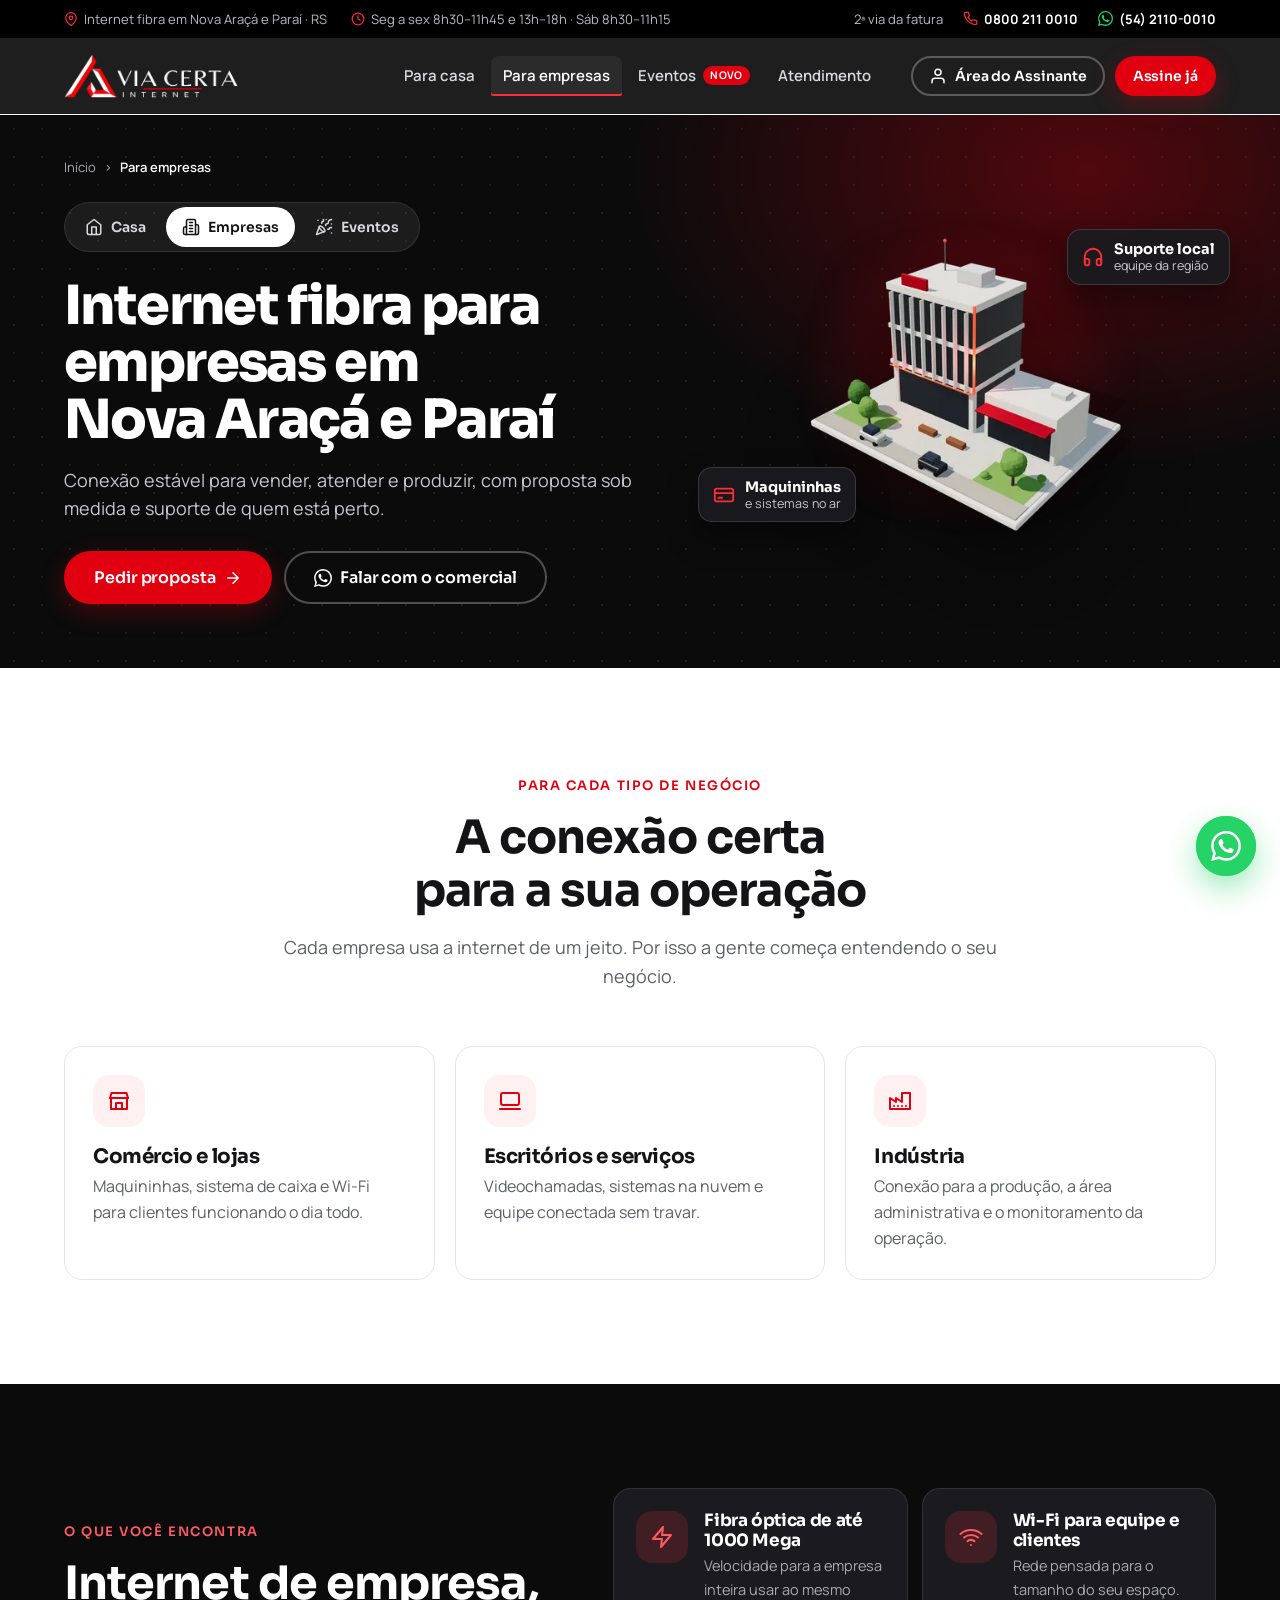
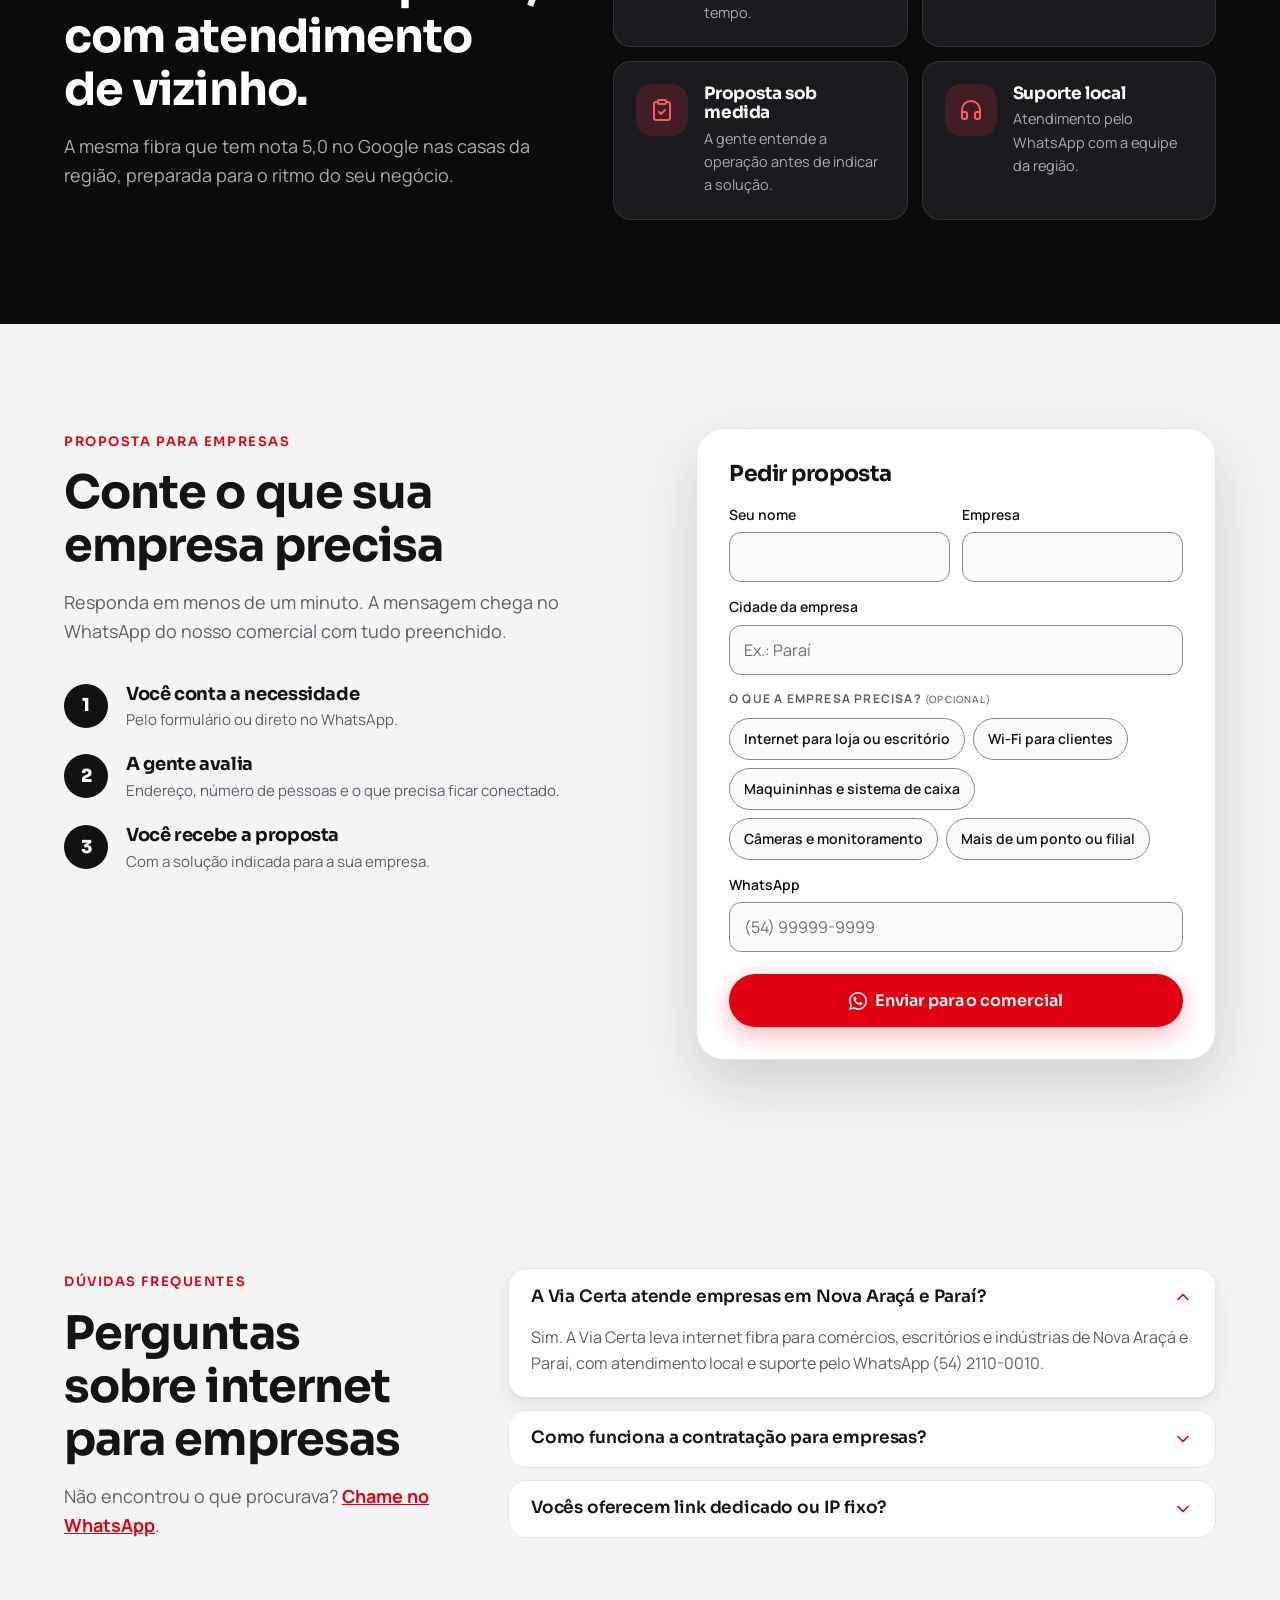
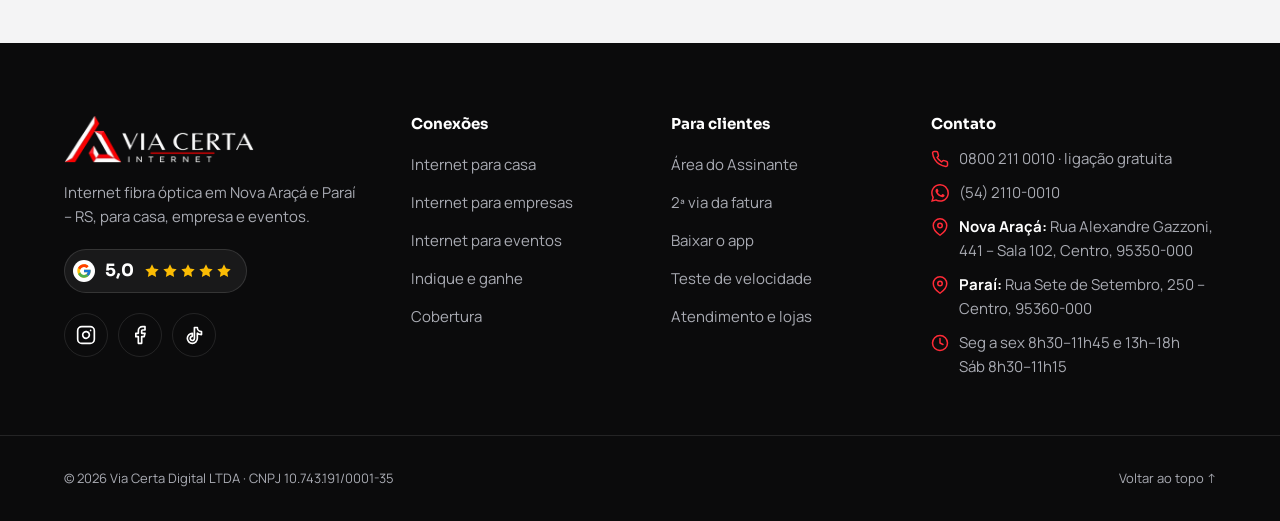
<file: empresas.html>
<!doctype html>
<html lang="pt-BR">
<head>
  <meta charset="utf-8">
  <meta name="viewport" content="width=device-width, initial-scale=1, viewport-fit=cover">
  <title>Internet para empresas em Nova Araçá e Paraí | Via Certa</title>
  <meta name="description" content="Internet fibra para comércio, escritório e indústria em Nova Araçá e Paraí (RS). Proposta sob medida e suporte local. Fale com o comercial da Via Certa.">
  <meta name="robots" content="index, follow, max-image-preview:large, max-snippet:-1">
  <!-- Quando o domínio estiver definido, adicione: <link rel="canonical" href="https://SEU-DOMINIO.com.br/ESTA-PAGINA"> -->
  <meta name="theme-color" content="#0b0b0c">
  <meta name="geo.region" content="BR-RS">
  <meta name="geo.placename" content="Nova Araçá">
  <meta name="geo.position" content="-28.6588;-51.7441">
  <meta name="ICBM" content="-28.6588, -51.7441">

  <meta property="og:type" content="website">
  <meta property="og:locale" content="pt_BR">
  <meta property="og:site_name" content="Via Certa Internet">
  <meta property="og:title" content="Internet para empresas em Nova Araçá e Paraí | Via Certa">
  <meta property="og:description" content="Internet fibra para comércio, escritório e indústria em Nova Araçá e Paraí (RS). Proposta sob medida e suporte local. Fale com o comercial da Via Certa.">
  <meta property="og:image" content="assets/img/og-image.jpg">
  <meta property="og:image:width" content="1200">
  <meta property="og:image:height" content="630">
  <meta name="twitter:card" content="summary_large_image">

  <link rel="icon" type="image/png" href="assets/img/favicon.png">
  <link rel="apple-touch-icon" href="assets/img/apple-touch-icon.png">
  <link rel="manifest" href="site.webmanifest">

  <link rel="preload" href="assets/fonts/sora-latin.woff2" as="font" type="font/woff2" crossorigin>
  <link rel="preload" href="assets/fonts/manrope-latin.woff2" as="font" type="font/woff2" crossorigin>
  <link rel="stylesheet" href="assets/css/style.css">

  <script type="application/ld+json">
  {
    "@context": "https://schema.org",
    "@graph": [
      {
        "@type": "LocalBusiness",
        "@id": "./#empresa",
        "name": "Via Certa Internet",
        "telephone": "+55-800-211-0010",
        "address": {
          "@type": "PostalAddress",
          "streetAddress": "Rua Alexandre Gazzoni, 441, Sala 102",
          "addressLocality": "Nova Araçá",
          "addressRegion": "RS",
          "postalCode": "95350-000",
          "addressCountry": "BR"
        },
        "url": "./"
      },
      {
        "@type": "BreadcrumbList",
        "itemListElement": [
          {
            "@type": "ListItem",
            "position": 1,
            "name": "Início",
            "item": "./"
          },
          {
            "@type": "ListItem",
            "position": 2,
            "name": "Internet para empresas",
            "item": "empresas.html"
          }
        ]
      },
      {
        "@type": "Service",
        "@id": "empresas.html#servico",
        "name": "Internet fibra para empresas em Nova Araçá e Paraí",
        "serviceType": "Internet corporativa por fibra óptica",
        "provider": {
          "@id": "./#empresa"
        },
        "areaServed": [
          {
            "@type": "City",
            "name": "Nova Araçá",
            "sameAs": [
              "https://www.wikidata.org/wiki/Q1757678",
              "https://pt.wikipedia.org/wiki/Nova_Ara%C3%A7%C3%A1"
            ]
          },
          {
            "@type": "City",
            "name": "Paraí",
            "sameAs": [
              "https://www.wikidata.org/wiki/Q1757405",
              "https://pt.wikipedia.org/wiki/Para%C3%AD"
            ]
          }
        ],
        "audience": {
          "@type": "BusinessAudience",
          "name": "Comércio, escritórios e indústrias"
        }
      },
      {
        "@type": "FAQPage",
        "@id": "empresas.html#duvidas",
        "inLanguage": "pt-BR",
        "mainEntity": [
          {
            "@type": "Question",
            "name": "A Via Certa atende empresas em Nova Araçá e Paraí?",
            "acceptedAnswer": {
              "@type": "Answer",
              "text": "Sim. A Via Certa leva internet fibra para comércios, escritórios e indústrias de Nova Araçá e Paraí, com atendimento local e suporte pelo WhatsApp (54) 2110-0010."
            }
          },
          {
            "@type": "Question",
            "name": "Como funciona a contratação para empresas?",
            "acceptedAnswer": {
              "@type": "Answer",
              "text": "Você conta o que a empresa precisa pelo formulário ou pelo WhatsApp, nossa equipe avalia o endereço e a operação e envia uma proposta sob medida."
            }
          },
          {
            "@type": "Question",
            "name": "Vocês oferecem link dedicado ou IP fixo?",
            "acceptedAnswer": {
              "@type": "Answer",
              "text": "Fale com o comercial: a equipe avalia a necessidade da sua empresa e informa as opções disponíveis no seu endereço."
            }
          }
        ]
      }
    ]
  }
  </script>

  <script src="assets/js/config.js" defer></script>
  <script src="assets/js/main.js" defer></script>
</head>
<body>

  <!-- Ícones (usados com <use href="#i-nome">) -->
  <svg width="0" height="0" style="position:absolute" aria-hidden="true" focusable="false">
  <defs>
    <symbol id="i-wifi" viewBox="0 0 24 24"><path d="M5 12.55a11 11 0 0 1 14.08 0"/><path d="M1.42 9a16 16 0 0 1 21.16 0"/><path d="M8.53 16.11a6 6 0 0 1 6.95 0"/><path d="M12 20h.01"/></symbol>
    <symbol id="i-receipt" viewBox="0 0 24 24"><path d="M14 2H6a2 2 0 0 0-2 2v16a2 2 0 0 0 2 2h12a2 2 0 0 0 2-2V8z"/><path d="M14 2v6h6"/><path d="M16 13H8"/><path d="M16 17H8"/><path d="M10 9H8"/></symbol>
    <symbol id="i-user" viewBox="0 0 24 24"><path d="M20 21v-2a4 4 0 0 0-4-4H8a4 4 0 0 0-4 4v2"/><circle cx="12" cy="7" r="4"/></symbol>
    <symbol id="i-users" viewBox="0 0 24 24"><path d="M17 21v-2a4 4 0 0 0-4-4H5a4 4 0 0 0-4 4v2"/><circle cx="9" cy="7" r="4"/><path d="M23 21v-2a4 4 0 0 0-3-3.87M16 3.13a4 4 0 0 1 0 7.75"/></symbol>
    <symbol id="i-headset" viewBox="0 0 24 24"><path d="M3 18v-6a9 9 0 0 1 18 0v6"/><path d="M21 19a2 2 0 0 1-2 2h-1a2 2 0 0 1-2-2v-3a2 2 0 0 1 2-2h3zM3 19a2 2 0 0 0 2 2h1a2 2 0 0 0 2-2v-3a2 2 0 0 0-2-2H3z"/></symbol>
    <symbol id="i-gauge" viewBox="0 0 24 24"><path d="m12 14 4-4"/><path d="M3.34 19a10 10 0 1 1 17.32 0"/></symbol>
    <symbol id="i-pin" viewBox="0 0 24 24"><path d="M21 10c0 7-9 13-9 13s-9-6-9-13a9 9 0 0 1 18 0z"/><circle cx="12" cy="10" r="3"/></symbol>
    <symbol id="i-gift" viewBox="0 0 24 24"><path d="M20 12v10H4V12"/><path d="M2 7h20v5H2z"/><path d="M12 22V7"/><path d="M12 7H7.5a2.5 2.5 0 0 1 0-5C11 2 12 7 12 7z"/><path d="M12 7h4.5a2.5 2.5 0 0 0 0-5C13 2 12 7 12 7z"/></symbol>
    <symbol id="i-check" viewBox="0 0 24 24"><path d="M20 6 9 17l-5-5"/></symbol>
    <symbol id="i-star" viewBox="0 0 24 24"><path fill="currentColor" stroke="none" d="m12 2 3.09 6.26L22 9.27l-5 4.87 1.18 6.88L12 17.77l-6.18 3.25L7 14.14 2 9.27l6.91-1.01z"/></symbol>
    <symbol id="i-tv" viewBox="0 0 24 24"><rect x="2" y="7" width="20" height="15" rx="2"/><path d="m17 2-5 5-5-5"/></symbol>
    <symbol id="i-film" viewBox="0 0 24 24"><rect x="2" y="2" width="20" height="20" rx="2.18"/><path d="M7 2v20M17 2v20M2 12h20M2 7h5M2 17h5M17 17h5M17 7h5"/></symbol>
    <symbol id="i-book" viewBox="0 0 24 24"><path d="M2 3h6a4 4 0 0 1 4 4v14a3 3 0 0 0-3-3H2z"/><path d="M22 3h-6a4 4 0 0 0-4 4v14a3 3 0 0 1 3-3h7z"/></symbol>
    <symbol id="i-cap" viewBox="0 0 24 24"><path d="M22 10 12 5 2 10l10 5 10-5z"/><path d="M6 12v5c3 3 9 3 12 0v-5"/></symbol>
    <symbol id="i-game" viewBox="0 0 24 24"><path d="M6 12h4M8 10v4M15 13h.01M18 11h.01"/><rect x="2" y="6" width="20" height="12" rx="2"/></symbol>
    <symbol id="i-phone" viewBox="0 0 24 24"><path d="M22 16.92v3a2 2 0 0 1-2.18 2 19.79 19.79 0 0 1-8.63-3.07 19.5 19.5 0 0 1-6-6 19.79 19.79 0 0 1-3.07-8.67A2 2 0 0 1 4.11 2h3a2 2 0 0 1 2 1.72c.13.96.36 1.9.7 2.81a2 2 0 0 1-.45 2.11L8.09 9.91a16 16 0 0 0 6 6l1.27-1.27a2 2 0 0 1 2.11-.45c.91.34 1.85.57 2.81.7A2 2 0 0 1 22 16.92z"/></symbol>
    <symbol id="i-clock" viewBox="0 0 24 24"><circle cx="12" cy="12" r="10"/><path d="M12 6v6l4 2"/></symbol>
    <symbol id="i-arrow" viewBox="0 0 24 24"><path d="M5 12h14M12 5l7 7-7 7"/></symbol>
    <symbol id="i-left" viewBox="0 0 24 24"><path d="m15 18-6-6 6-6"/></symbol>
    <symbol id="i-right" viewBox="0 0 24 24"><path d="m9 18 6-6-6-6"/></symbol>
    <symbol id="i-down" viewBox="0 0 24 24"><path d="m6 9 6 6 6-6"/></symbol>
    <symbol id="i-menu" viewBox="0 0 24 24"><path d="M3 6h18M3 12h18M3 18h18"/></symbol>
    <symbol id="i-x" viewBox="0 0 24 24"><path d="M18 6 6 18M6 6l12 12"/></symbol>
    <symbol id="i-home" viewBox="0 0 24 24"><path d="m3 9 9-7 9 7v11a2 2 0 0 1-2 2H5a2 2 0 0 1-2-2z"/><path d="M9 22V12h6v10"/></symbol>
    <symbol id="i-building" viewBox="0 0 24 24"><path d="M6 22V4a2 2 0 0 1 2-2h8a2 2 0 0 1 2 2v18z"/><path d="M6 12H4a2 2 0 0 0-2 2v6a2 2 0 0 0 2 2h2"/><path d="M18 9h2a2 2 0 0 1 2 2v9a2 2 0 0 1-2 2h-2"/><path d="M10 6h4M10 10h4M10 14h4M10 18h4"/></symbol>
    <symbol id="i-party" viewBox="0 0 24 24"><path d="M5.8 11.3 2 22l10.7-3.79"/><path d="M4 3h.01M22 8h.01M15 2h.01M22 20h.01"/><path d="m22 2-2.24.75a2.9 2.9 0 0 0-1.96 3.12c.1.86-.57 1.63-1.45 1.63h-.38c-.86 0-1.6.6-1.76 1.44L14 10"/><path d="m22 13-.82-.33c-.86-.34-1.82.2-1.98 1.11-.11.7-.72 1.22-1.43 1.22H17"/><path d="m11 2 .33.82c.34.86-.2 1.82-1.11 1.98C9.52 4.9 9 5.52 9 6.23V7"/><path d="M11 13c1.93 1.93 2.83 4.17 2 5-.83.83-3.07-.07-5-2-1.93-1.93-2.83-4.17-2-5 .83-.83 3.07.07 5 2z"/></symbol>
    <symbol id="i-briefcase" viewBox="0 0 24 24"><rect x="2" y="7" width="20" height="14" rx="2"/><path d="M16 21V5a2 2 0 0 0-2-2h-4a2 2 0 0 0-2 2v16"/></symbol>
    <symbol id="i-store" viewBox="0 0 24 24"><path d="M3 9 4.5 4h15L21 9"/><path d="M4 9v11h16V9"/><path d="M3 9h18"/><path d="M9 20v-6h6v6"/></symbol>
    <symbol id="i-laptop" viewBox="0 0 24 24"><rect x="3" y="4" width="18" height="12" rx="2"/><path d="M2 20h20"/></symbol>
    <symbol id="i-factory" viewBox="0 0 24 24"><path d="M2 20V9l6 4V9l6 4V4h8v16z"/><path d="M6 17h.01M10 17h.01M14 17h.01M18 17h.01"/></symbol>
    <symbol id="i-card" viewBox="0 0 24 24"><rect x="2" y="5" width="20" height="14" rx="2"/><path d="M2 10h20M6 15h4"/></symbol>
    <symbol id="i-video" viewBox="0 0 24 24"><path d="m22 8-6 4 6 4z"/><rect x="2" y="6" width="14" height="12" rx="2"/></symbol>
    <symbol id="i-signal" viewBox="0 0 24 24"><path d="M2 20h.01M7 20v-4M12 20v-8M17 20V8M22 4v16"/></symbol>
    <symbol id="i-activity" viewBox="0 0 24 24"><path d="M22 12h-4l-3 9L9 3l-3 9H2"/></symbol>
    <symbol id="i-clipboard" viewBox="0 0 24 24"><rect x="8" y="2" width="8" height="4" rx="1"/><path d="M16 4h2a2 2 0 0 1 2 2v14a2 2 0 0 1-2 2H6a2 2 0 0 1-2-2V6a2 2 0 0 1 2-2h2"/><path d="m9 14 2 2 4-4"/></symbol>
    <symbol id="i-wrench" viewBox="0 0 24 24"><path d="M14.7 6.3a1 1 0 0 0 0 1.4l1.6 1.6a1 1 0 0 0 1.4 0l3.77-3.77a6 6 0 0 1-7.94 7.94l-6.91 6.91a2.12 2.12 0 0 1-3-3l6.91-6.91a6 6 0 0 1 7.94-7.94l-3.76 3.76z"/></symbol>
    <symbol id="i-shield" viewBox="0 0 24 24"><path d="M12 22s8-4 8-10V5l-8-3-8 3v7c0 6 8 10 8 10z"/><path d="m9 12 2 2 4-4"/></symbol>
    <symbol id="i-calendar" viewBox="0 0 24 24"><rect x="3" y="4" width="18" height="18" rx="2"/><path d="M16 2v4M8 2v4M3 10h18"/></symbol>
    <symbol id="i-heart" viewBox="0 0 24 24"><path d="M19 14c1.49-1.46 3-3.21 3-5.5A5.5 5.5 0 0 0 16.5 3c-1.76 0-3 .5-4.5 2-1.5-1.5-2.74-2-4.5-2A5.5 5.5 0 0 0 2 8.5c0 2.3 1.5 4.05 3 5.5l7 7z"/></symbol>
    <symbol id="i-trophy" viewBox="0 0 24 24"><path d="M6 9H4.5a2.5 2.5 0 0 1 0-5H6"/><path d="M18 9h1.5a2.5 2.5 0 0 0 0-5H18"/><path d="M4 22h16"/><path d="M10 14.66V17c0 .55-.47.98-.97 1.21C7.85 18.75 7 20.24 7 22"/><path d="M14 14.66V17c0 .55.47.98.97 1.21C16.15 18.75 17 20.24 17 22"/><path d="M18 2H6v7a6 6 0 0 0 12 0z"/></symbol>
    <symbol id="i-music" viewBox="0 0 24 24"><path d="M9 18V5l12-2v13"/><circle cx="6" cy="18" r="3"/><circle cx="18" cy="16" r="3"/></symbol>
    <symbol id="i-mic" viewBox="0 0 24 24"><path d="M12 2a3 3 0 0 0-3 3v7a3 3 0 0 0 6 0V5a3 3 0 0 0-3-3z"/><path d="M19 10v2a7 7 0 0 1-14 0v-2"/><path d="M12 19v3"/></symbol>
    <symbol id="i-mobile" viewBox="0 0 24 24"><rect x="5" y="2" width="14" height="20" rx="2"/><path d="M12 18h.01"/></symbol>
    <symbol id="i-zap" viewBox="0 0 24 24"><path d="M13 2 3 14h9l-1 8 10-12h-9z"/></symbol>
    <symbol id="i-wallet" viewBox="0 0 24 24"><path d="M21 12V7H5a2 2 0 0 1 0-4h14v4"/><path d="M3 5v14a2 2 0 0 0 2 2h16v-5"/><path d="M18 12a2 2 0 0 0 0 4h4v-4z"/></symbol>
    <symbol id="i-bag" viewBox="0 0 24 24"><path d="M6 2 3 6v14a2 2 0 0 0 2 2h14a2 2 0 0 0 2-2V6l-3-4z"/><path d="M3 6h18"/><path d="M16 10a4 4 0 0 1-8 0"/></symbol>
    <symbol id="i-external" viewBox="0 0 24 24"><path d="M18 13v6a2 2 0 0 1-2 2H5a2 2 0 0 1-2-2V8a2 2 0 0 1 2-2h6"/><path d="M15 3h6v6M10 14 21 3"/></symbol>
    <symbol id="i-whatsapp" viewBox="0 0 24 24"><path fill="currentColor" stroke="none" d="M17.47 14.38c-.3-.15-1.76-.87-2.03-.97-.27-.1-.47-.15-.67.15-.2.3-.77.97-.94 1.16-.17.2-.35.22-.64.08-.3-.15-1.26-.47-2.39-1.48-.88-.79-1.48-1.76-1.65-2.06-.17-.3-.02-.46.13-.6.13-.14.3-.35.45-.52.15-.18.2-.3.3-.5.1-.2.05-.37-.03-.52-.07-.15-.67-1.61-.91-2.2-.24-.58-.49-.5-.67-.51h-.57c-.2 0-.52.07-.79.37-.27.3-1.04 1.02-1.04 2.48s1.06 2.88 1.21 3.07c.15.2 2.1 3.2 5.08 4.49.71.31 1.26.49 1.7.63.71.22 1.36.19 1.87.12.57-.09 1.76-.72 2-1.41.25-.7.25-1.29.18-1.41-.08-.13-.28-.2-.57-.35zM12.05 21.79h-.01a9.87 9.87 0 0 1-5.03-1.38l-.36-.21-3.74.98 1-3.65-.24-.37a9.86 9.86 0 0 1-1.51-5.26c0-5.45 4.44-9.88 9.89-9.88 2.64 0 5.12 1.03 6.99 2.9a9.83 9.83 0 0 1 2.89 6.99c0 5.45-4.44 9.88-9.88 9.88zm8.41-18.3A11.82 11.82 0 0 0 12.05 0C5.5 0 .16 5.34.16 11.89c0 2.1.55 4.14 1.59 5.95L.06 24l6.3-1.65a11.88 11.88 0 0 0 5.68 1.45h.01c6.55 0 11.89-5.34 11.89-11.89a11.82 11.82 0 0 0-3.48-8.41z"/></symbol>
    <symbol id="i-instagram" viewBox="0 0 24 24"><rect x="2" y="2" width="20" height="20" rx="5"/><path d="M16 11.37A4 4 0 1 1 12.63 8 4 4 0 0 1 16 11.37zM17.5 6.5h.01"/></symbol>
    <symbol id="i-facebook" viewBox="0 0 24 24"><path d="M18 2h-3a5 5 0 0 0-5 5v3H7v4h3v8h4v-8h3l1-4h-4V7a1 1 0 0 1 1-1h3z"/></symbol>
    <symbol id="i-tiktok" viewBox="0 0 24 24"><path d="M16 3a5 5 0 0 0 5 5v3.5a8.5 8.5 0 0 1-5-1.6V16a6 6 0 1 1-6-6v3.6A2.5 2.5 0 1 0 12.5 16V3z"/></symbol>
    <symbol id="i-play" viewBox="0 0 24 24"><path fill="currentColor" stroke="none" d="M3.6 1.8c-.3.3-.5.8-.5 1.4v17.6c0 .6.2 1.1.5 1.4l.1.1 9.9-9.9v-.2L3.7 1.7zM16.9 15.6l-3.3-3.3v-.2l3.3-3.3.1.04 3.9 2.2c1.1.6 1.1 1.7 0 2.3l-3.9 2.2zM17 15.5 13.6 12 3.6 22.2c.4.4 1 .4 1.7.05L17 15.5M17 8.5 5.3 1.8c-.7-.4-1.3-.3-1.7.1L13.6 12z"/></symbol>
    <symbol id="i-apple" viewBox="0 0 24 24"><path fill="currentColor" stroke="none" d="M16.37 12.6c-.02-2.34 1.91-3.47 2-3.52-1.09-1.6-2.79-1.82-3.39-1.84-1.44-.15-2.82.85-3.55.85-.73 0-1.86-.83-3.06-.81-1.57.02-3.02.92-3.83 2.33-1.64 2.84-.42 7.04 1.17 9.35.78 1.13 1.71 2.39 2.93 2.35 1.18-.05 1.62-.76 3.04-.76 1.42 0 1.82.76 3.06.73 1.27-.02 2.07-1.15 2.84-2.29.9-1.31 1.27-2.58 1.29-2.65-.03-.01-2.47-.95-2.5-3.76zM14.04 5.72c.65-.79 1.09-1.88.97-2.97-.94.04-2.07.62-2.74 1.41-.6.7-1.13 1.81-.99 2.88 1.05.08 2.12-.53 2.76-1.32z"/></symbol>
    <symbol id="i-google" viewBox="0 0 48 48"><path fill="#FFC107" stroke="none" d="M43.61 20.08H42V20H24v8h11.3c-1.65 4.66-6.08 8-11.3 8-6.63 0-12-5.37-12-12s5.37-12 12-12c3.06 0 5.84 1.15 7.96 3.04l5.66-5.66C34.05 6.05 29.27 4 24 4 12.95 4 4 12.95 4 24s8.95 20 20 20 20-8.95 20-20c0-1.34-.14-2.65-.39-3.92z"/><path fill="#FF3D00" stroke="none" d="m6.31 14.69 6.57 4.82C14.66 15.11 18.96 12 24 12c3.06 0 5.84 1.15 7.96 3.04l5.66-5.66C34.05 6.05 29.27 4 24 4 16.32 4 9.66 8.34 6.31 14.69z"/><path fill="#4CAF50" stroke="none" d="M24 44c5.17 0 9.86-1.98 13.41-5.19l-6.19-5.24A11.91 11.91 0 0 1 24 36c-5.2 0-9.62-3.32-11.28-7.95l-6.52 5.03C9.5 39.56 16.23 44 24 44z"/><path fill="#1976D2" stroke="none" d="M43.61 20.08H42V20H24v8h11.3a12.04 12.04 0 0 1-4.09 5.57l6.19 5.24C36.97 39.2 44 34 44 24c0-1.34-.14-2.65-.39-3.92z"/></symbol>
  </defs>
  </svg>
  <a class="skip-link" href="#conteudo">Pular para o conteúdo</a>

  <!-- ===== CABEÇALHO (igual em todas as páginas) ===== -->
  <header class="site-header" id="topo">
    <div class="topbar">
      <div class="container topbar__inner">
        <p class="topbar__item"><svg class="i" aria-hidden="true"><use href="#i-pin"/></svg> Internet fibra em Nova Araçá e Paraí · RS</p>
        <p class="topbar__item topbar__hide-sm"><svg class="i" aria-hidden="true"><use href="#i-clock"/></svg> Seg a sex 8h30–11h45 e 13h–18h · Sáb 8h30–11h15</p>
        <div class="topbar__links">
          <a href="#" data-link="segundaVia">2ª via da fatura</a>
          <a href="tel:08002110010" class="topbar__tel"><svg class="i" aria-hidden="true"><use href="#i-phone"/></svg> 0800 211 0010</a>
          <a href="https://wa.me/555421100010" data-wa="Olá! Vim pelo site da Via Certa Internet e gostaria de atendimento. Sou de {cidade}." data-wa-ctx="geral" target="_blank" rel="noopener" class="topbar__wa"><svg class="i" aria-hidden="true"><use href="#i-whatsapp"/></svg> (54) 2110-0010</a>
        </div>
      </div>
    </div>

    <div class="navbar">
      <div class="container navbar__inner">
        <a href="./" class="brand" aria-label="Via Certa Internet - página inicial">
          <picture>
            <source type="image/webp" srcset="assets/img/logo-branco.webp">
            <img src="assets/img/logo-branco.png" alt="Via Certa Internet" width="400" height="101" fetchpriority="high">
          </picture>
        </a>

        <nav class="nav" id="menu" aria-label="Menu principal">
          <ul class="nav__list">
            <li><a href="residencial.html">Para casa</a></li>
            <li><a href="empresas.html" aria-current="page">Para empresas</a></li>
            <li><a href="eventos.html">Eventos <span class="nav__new">Novo</span></a></li>
            <li><a href="atendimento.html">Atendimento</a></li>
          </ul>
          <div class="nav__mobile-extra">
            <button type="button" class="btn btn--ghost-light btn--block" data-open-cliente><svg class="i" aria-hidden="true"><use href="#i-user"/></svg> Área do Assinante</button>
            <a href="https://wa.me/555421100010" data-wa="Olá! Vim pelo site da Via Certa Internet e gostaria de atendimento. Sou de {cidade}." data-wa-ctx="geral" target="_blank" rel="noopener" class="nav__mobile-wa"><svg class="i" aria-hidden="true"><use href="#i-whatsapp"/></svg> (54) 2110-0010</a>
            <a href="tel:08002110010" class="nav__mobile-wa nav__mobile-tel"><svg class="i" aria-hidden="true"><use href="#i-phone"/></svg> 0800 211 0010</a>
          </div>
        </nav>

        <div class="navbar__actions">
          <button type="button" class="btn btn--ghost-light btn--sm navbar__cliente" data-open-cliente><svg class="i" aria-hidden="true"><use href="#i-user"/></svg><span>Área do Assinante</span></button>
          <a href="residencial.html#planos" class="btn btn--red btn--sm navbar__cta">Assine já</a>
          <button type="button" class="nav-toggle" aria-expanded="false" aria-controls="menu" aria-label="Abrir menu">
            <svg class="i i--open" aria-hidden="true"><use href="#i-menu"/></svg>
            <svg class="i i--close" aria-hidden="true"><use href="#i-x"/></svg>
          </button>
        </div>
      </div>
    </div>
  </header>

  <main id="conteudo">
    <section class="page-hero page-hero--empresas">
      <div class="page-hero__bg" aria-hidden="true"></div>
      <div class="container page-hero__inner">
        <div class="page-hero__copy">
          <nav class="crumbs" aria-label="Você está em"><a href="./">Início</a><span aria-hidden="true">›</span><span aria-current="page">Para empresas</span></nav>
          <nav class="seg-tabs" aria-label="Tipos de conexão"><a href="residencial.html"><svg class="i" aria-hidden="true"><use href="#i-home"/></svg><span>Casa</span></a><a href="empresas.html" aria-current="page"><svg class="i" aria-hidden="true"><use href="#i-building"/></svg><span>Empresas</span></a><a href="eventos.html"><svg class="i" aria-hidden="true"><use href="#i-party"/></svg><span>Eventos</span></a></nav>
          <h1 class="page-hero__title">Internet fibra para empresas em Nova Araçá e Paraí</h1>
          <p class="page-hero__lead">Conexão estável para vender, atender e produzir, com proposta sob medida e suporte de quem está perto.</p>
          <div class="page-hero__ctas"><a href="#proposta" class="btn btn--red btn--lg">Pedir proposta <svg class="i" aria-hidden="true"><use href="#i-arrow"/></svg></a><a href="https://wa.me/555421100010" data-wa="Olá! Quero conhecer as soluções de internet da Via Certa para minha empresa em {cidade}." data-wa-ctx="empresa" target="_blank" rel="noopener" class="btn btn--ghost-light btn--lg"><svg class="i" aria-hidden="true"><use href="#i-whatsapp"/></svg> Falar com o comercial</a></div>
        </div>
        <div class="page-hero__art"><img src="assets/img/empresa-3d.webp" srcset="assets/img/empresa-3d-600.webp 600w, assets/img/empresa-3d.webp 1200w" sizes="(max-width: 1080px) 560px, 520px" alt="Maquete 3D de prédio comercial e loja conectados à internet fibra da Via Certa" width="1200" height="800" fetchpriority="high"><div class="art-chip art-chip--a"><svg class="i" aria-hidden="true"><use href="#i-card"/></svg><span><strong>Maquininhas</strong>e sistemas no ar</span></div><div class="art-chip art-chip--b"><svg class="i" aria-hidden="true"><use href="#i-headset"/></svg><span><strong>Suporte local</strong>equipe da região</span></div></div>
      </div>
    </section>

    <!-- ===== PARA QUEM ===== -->
    <section class="section" aria-labelledby="setores-titulo">
      <div class="container">
        <header class="section-head">
          <p class="eyebrow">Para cada tipo de negócio</p>
          <h2 class="section-title" id="setores-titulo">A conexão certa para a sua operação</h2>
          <p class="section-lead">Cada empresa usa a internet de um jeito. Por isso a gente começa entendendo o seu negócio.</p>
        </header>
        <div class="sectors">
<article class="sector"><span class="sector__icon"><svg class="i" aria-hidden="true"><use href="#i-store"/></svg></span><h3>Comércio e lojas</h3><p>Maquininhas, sistema de caixa e Wi-Fi para clientes funcionando o dia todo.</p></article>
<article class="sector"><span class="sector__icon"><svg class="i" aria-hidden="true"><use href="#i-laptop"/></svg></span><h3>Escritórios e serviços</h3><p>Videochamadas, sistemas na nuvem e equipe conectada sem travar.</p></article>
<article class="sector"><span class="sector__icon"><svg class="i" aria-hidden="true"><use href="#i-factory"/></svg></span><h3>Indústria</h3><p>Conexão para a produção, a área administrativa e o monitoramento da operação.</p></article>
        </div>
      </div>
    </section>

    <!-- ===== O QUE OFERECEMOS ===== -->
    <section class="section section--dark" aria-labelledby="recursos-titulo">
      <div class="container features-wrap">
        <header class="section-head section-head--left section-head--light">
          <p class="eyebrow eyebrow--light">O que você encontra</p>
          <h2 class="section-title" id="recursos-titulo">Internet de empresa, com atendimento de vizinho.</h2>
          <p class="section-lead">A mesma fibra que tem nota 5,0 no Google nas casas da região, preparada para o ritmo do seu negócio.</p>
        </header>
        <ul class="features">
<li class="feature"><span class="feature__icon"><svg class="i" aria-hidden="true"><use href="#i-zap"/></svg></span><div><h3>Fibra óptica de até 1000 Mega</h3><p>Velocidade para a empresa inteira usar ao mesmo tempo.</p></div></li>
<li class="feature"><span class="feature__icon"><svg class="i" aria-hidden="true"><use href="#i-wifi"/></svg></span><div><h3>Wi-Fi para equipe e clientes</h3><p>Rede pensada para o tamanho do seu espaço.</p></div></li>
<li class="feature"><span class="feature__icon"><svg class="i" aria-hidden="true"><use href="#i-clipboard"/></svg></span><div><h3>Proposta sob medida</h3><p>A gente entende a operação antes de indicar a solução.</p></div></li>
<li class="feature"><span class="feature__icon"><svg class="i" aria-hidden="true"><use href="#i-headset"/></svg></span><div><h3>Suporte local</h3><p>Atendimento pelo WhatsApp com a equipe da região.</p></div></li>
        </ul>
      </div>
    </section>

    <!-- ===== PROPOSTA ===== -->
    <section class="section proposal" id="proposta" aria-labelledby="proposta-titulo">
      <div class="container proposal__inner">
        <div class="proposal__copy">
          <p class="eyebrow">Proposta para empresas</p>
          <h2 class="section-title" id="proposta-titulo">Conte o que sua empresa precisa</h2>
          <p class="section-lead">Responda em menos de um minuto. A mensagem chega no WhatsApp do nosso comercial com tudo preenchido.</p>
          <ol class="steps steps--dark">
            <li><span class="steps__n" aria-hidden="true">1</span><div><h3>Você conta a necessidade</h3><p>Pelo formulário ou direto no WhatsApp.</p></div></li>
            <li><span class="steps__n" aria-hidden="true">2</span><div><h3>A gente avalia</h3><p>Endereço, número de pessoas e o que precisa ficar conectado.</p></div></li>
            <li><span class="steps__n" aria-hidden="true">3</span><div><h3>Você recebe a proposta</h3><p>Com a solução indicada para a sua empresa.</p></div></li>
          </ol>
        </div>
        <form class="form-card form-card--light" data-form="empresa" novalidate>
          <h3 class="form-card__title">Pedir proposta</h3>
          <div class="field-row">
            <div class="field"><label for="pj-nome">Seu nome</label><input id="pj-nome" name="nome" type="text" autocomplete="name" enterkeyhint="next" required></div>
            <div class="field"><label for="pj-empresa">Empresa</label><input id="pj-empresa" name="empresa" type="text" autocomplete="organization" enterkeyhint="next" required></div>
          </div>
          <div class="field"><label for="pj-cidade">Cidade da empresa</label><input id="pj-cidade" name="cidade" type="text" autocomplete="address-level2" placeholder="Ex.: Paraí" enterkeyhint="next" required></div>
          <fieldset class="field">
            <legend class="field__legend">O que a empresa precisa? <small>(opcional)</small></legend>
            <div class="pick"><label><input type="checkbox" name="necessidade" value="Internet para loja ou escritório"><span>Internet para loja ou escritório</span></label><label><input type="checkbox" name="necessidade" value="Wi-Fi para clientes"><span>Wi-Fi para clientes</span></label><label><input type="checkbox" name="necessidade" value="Maquininhas e sistema de caixa"><span>Maquininhas e sistema de caixa</span></label><label><input type="checkbox" name="necessidade" value="Câmeras e monitoramento"><span>Câmeras e monitoramento</span></label><label><input type="checkbox" name="necessidade" value="Mais de um ponto ou filial"><span>Mais de um ponto ou filial</span></label></div>
          </fieldset>
          <div class="field"><label for="pj-tel">WhatsApp</label><input id="pj-tel" name="telefone" type="tel" inputmode="tel" autocomplete="tel-national" placeholder="(54) 99999-9999" enterkeyhint="send" data-mask="phone" required></div>
          <p class="form-error" role="alert" hidden></p>
          <button type="submit" class="btn btn--red btn--block btn--lg"><svg class="i" aria-hidden="true"><use href="#i-whatsapp"/></svg> Enviar para o comercial</button>
          <div class="form-done" hidden><p>Mensagem pronta! Se o WhatsApp não abriu sozinho, toque no botão abaixo.</p><a href="#" target="_blank" rel="noopener" class="btn btn--dark btn--block" data-form-wa><svg class="i" aria-hidden="true"><use href="#i-whatsapp"/></svg> Abrir o WhatsApp</a></div>
        </form>
      </div>
    </section>

    <section class="section faq" id="duvidas" aria-labelledby="duvidas-titulo">
      <div class="container faq__inner">
        <header class="section-head section-head--left">
          <p class="eyebrow">Dúvidas frequentes</p>
          <h2 class="section-title" id="duvidas-titulo">Perguntas sobre internet para empresas</h2>
          <p class="section-lead">Não encontrou o que procurava? <a href="https://wa.me/555421100010" data-wa="Olá! Tenho uma dúvida sobre a Via Certa Internet. Sou de {cidade}." data-wa-ctx="empresa" target="_blank" rel="noopener">Chame no WhatsApp</a>.</p>
        </header>
        <div class="faq__list">
          <details open>
            <summary><h3>A Via Certa atende empresas em Nova Araçá e Paraí?</h3><svg class="i" aria-hidden="true"><use href="#i-down"/></svg></summary>
            <p>Sim. A Via Certa leva internet fibra para comércios, escritórios e indústrias de Nova Araçá e Paraí, com atendimento local e suporte pelo WhatsApp (54) 2110-0010.</p>
          </details>
          <details>
            <summary><h3>Como funciona a contratação para empresas?</h3><svg class="i" aria-hidden="true"><use href="#i-down"/></svg></summary>
            <p>Você conta o que a empresa precisa pelo formulário ou pelo WhatsApp, nossa equipe avalia o endereço e a operação e envia uma proposta sob medida.</p>
          </details>
          <details>
            <summary><h3>Vocês oferecem link dedicado ou IP fixo?</h3><svg class="i" aria-hidden="true"><use href="#i-down"/></svg></summary>
            <p>Fale com o comercial: a equipe avalia a necessidade da sua empresa e informa as opções disponíveis no seu endereço.</p>
          </details>
        </div>
      </div>
    </section>
  </main>

  <!-- ===== RODAPÉ (igual em todas as páginas) ===== -->
  <footer class="site-footer">
    <div class="container footer__grid">
      <div class="footer__brand">
        <picture>
          <source type="image/webp" srcset="assets/img/logo-branco.webp">
          <img src="assets/img/logo-branco.png" alt="Via Certa Internet" width="400" height="101" loading="lazy" decoding="async">
        </picture>
        <p>Internet fibra óptica em Nova Araçá e Paraí – RS, para casa, empresa e eventos.</p>
        <a href="./#avaliacoes" class="rating-chip rating-chip--sm" aria-label="Nota 5,0 no Google">
          <svg class="rating-chip__g" aria-hidden="true"><use href="#i-google"/></svg><span class="rating-chip__score">5,0</span><span class="stars" aria-hidden="true"><svg><use href="#i-star"/></svg><svg><use href="#i-star"/></svg><svg><use href="#i-star"/></svg><svg><use href="#i-star"/></svg><svg><use href="#i-star"/></svg></span>
        </a>
        <div class="footer__social">
          <a href="#" data-link="instagram" aria-label="Instagram da Via Certa" hidden><svg class="i" aria-hidden="true"><use href="#i-instagram"/></svg></a>
          <a href="#" data-link="facebook" aria-label="Facebook da Via Certa" hidden><svg class="i" aria-hidden="true"><use href="#i-facebook"/></svg></a>
          <a href="#" data-link="tiktok" aria-label="TikTok da Via Certa" hidden><svg class="i" aria-hidden="true"><use href="#i-tiktok"/></svg></a>
        </div>
      </div>

      <nav class="footer__col" aria-label="Conexões">
        <h2 class="footer__title">Conexões</h2>
        <ul>
          <li><a href="residencial.html">Internet para casa</a></li>
          <li><a href="empresas.html">Internet para empresas</a></li>
          <li><a href="eventos.html">Internet para eventos</a></li>
          <li><a href="residencial.html#indique">Indique e ganhe</a></li>
          <li><a href="residencial.html#cobertura">Cobertura</a></li>
        </ul>
      </nav>

      <nav class="footer__col" aria-label="Para clientes">
        <h2 class="footer__title">Para clientes</h2>
        <ul>
          <li><a href="#" data-link="areaCliente">Área do Assinante</a></li>
          <li><a href="#" data-link="segundaVia">2ª via da fatura</a></li>
          <li><a href="residencial.html#app">Baixar o app</a></li>
          <li><a href="#" data-link="testeVelocidade">Teste de velocidade</a></li>
          <li><a href="atendimento.html#lojas">Atendimento e lojas</a></li>
        </ul>
      </nav>

      <div class="footer__col footer__contact-col">
        <h2 class="footer__title">Contato</h2>
        <ul class="footer__contact">
          <li><svg class="i" aria-hidden="true"><use href="#i-phone"/></svg><span><a href="tel:08002110010">0800 211 0010</a> · ligação gratuita</span></li>
          <li><svg class="i" aria-hidden="true"><use href="#i-whatsapp"/></svg><a href="https://wa.me/555421100010" data-wa="Olá! Vim pelo site da Via Certa Internet e gostaria de atendimento. Sou de {cidade}." data-wa-ctx="geral" target="_blank" rel="noopener">(54) 2110-0010</a></li>
          <li><svg class="i" aria-hidden="true"><use href="#i-pin"/></svg><address><strong>Nova Araçá:</strong> Rua Alexandre Gazzoni, 441 – Sala 102, Centro, 95350-000</address></li>
          <li><svg class="i" aria-hidden="true"><use href="#i-pin"/></svg><address><strong>Paraí:</strong> Rua Sete de Setembro, 250 – Centro, 95360-000</address></li>
          <li><svg class="i" aria-hidden="true"><use href="#i-clock"/></svg><span>Seg a sex 8h30–11h45 e 13h–18h<br>Sáb 8h30–11h15</span></li>
        </ul>
      </div>
    </div>

    <div class="footer__bottom">
      <div class="container footer__bottom-inner">
        <p>© <span data-year>2026</span> Via Certa Digital LTDA · CNPJ 10.743.191/0001-35</p>
        <a href="#topo" class="footer__top">Voltar ao topo ↑</a>
      </div>
    </div>
  </footer>

  <!-- WhatsApp flutuante (computador) -->
  <a href="https://wa.me/555421100010" data-wa="Olá! Vim pelo site da Via Certa Internet e gostaria de atendimento. Sou de {cidade}." data-wa-ctx="geral" target="_blank" rel="noopener" class="wa-float" aria-label="Falar no WhatsApp"><svg class="i" aria-hidden="true"><use href="#i-whatsapp"/></svg><span class="wa-float__tip">Fale com a gente</span></a>

  <!-- Barra de ações (celular) -->
  <nav class="mobile-bar" aria-label="Ações rápidas">
    <a href="residencial.html#planos"><svg class="i" aria-hidden="true"><use href="#i-wifi"/></svg><span>Planos</span></a>
    <a href="#" data-link="segundaVia"><svg class="i" aria-hidden="true"><use href="#i-receipt"/></svg><span>2ª via</span></a>
    <button type="button" data-open-cliente><svg class="i" aria-hidden="true"><use href="#i-user"/></svg><span>Assinante</span></button>
    <a href="https://wa.me/555421100010" data-wa="Olá! Vim pelo site da Via Certa Internet e gostaria de atendimento. Sou de {cidade}." data-wa-ctx="geral" target="_blank" rel="noopener" class="mobile-bar__wa"><svg class="i" aria-hidden="true"><use href="#i-whatsapp"/></svg><span>WhatsApp</span></a>
  </nav>

  <!-- Janela: cidade do contato (abre ao tocar em qualquer botão de WhatsApp) -->
  <dialog class="sheet city-sheet" id="escolher-cidade" aria-labelledby="cidade-titulo">
    <div class="sheet__head">
      <div>
        <p class="eyebrow">Antes de abrir o WhatsApp</p>
        <h2 id="cidade-titulo" data-city-title>De onde você fala?</h2>
      </div>
      <button type="button" class="round-btn round-btn--plain" data-close-sheet aria-label="Fechar"><svg class="i" aria-hidden="true"><use href="#i-x"/></svg></button>
    </div>
    <p class="city-sheet__lead">Assim a mensagem já chega com a sua cidade e o atendimento fica mais rápido.</p>
    <div class="city-sheet__options">
      <button type="button" class="city-option" data-city="Nova Araçá-RS"><span class="city-option__pin"><svg class="i" aria-hidden="true"><use href="#i-pin"/></svg></span><span data-city-label="0">Sou de Nova Araçá</span><svg class="i city-option__go" aria-hidden="true"><use href="#i-right"/></svg></button>
      <button type="button" class="city-option" data-city="Paraí-RS"><span class="city-option__pin"><svg class="i" aria-hidden="true"><use href="#i-pin"/></svg></span><span data-city-label="1">Sou de Paraí</span><svg class="i city-option__go" aria-hidden="true"><use href="#i-right"/></svg></button>
    </div>
    <button type="button" class="city-sheet__other" data-city-other aria-expanded="false" aria-controls="cidade-outra"><span data-city-label="2">Sou de outra cidade</span></button>
    <form class="city-sheet__form" id="cidade-outra" data-city-form hidden>
      <label for="cidade-outra-nome">Qual cidade?</label>
      <div class="city-sheet__row">
        <input id="cidade-outra-nome" name="cidade" type="text" autocomplete="address-level2" placeholder="Ex.: Guaporé" enterkeyhint="send" required>
        <button type="submit" class="btn btn--red">Continuar</button>
      </div>
    </form>
  </dialog>

  <!-- Janela: Área do Assinante -->
  <dialog class="sheet" id="area-cliente" aria-labelledby="area-cliente-title">
    <div class="sheet__head">
      <div>
        <p class="eyebrow">Já sou cliente</p>
        <h2 id="area-cliente-title">Área do Assinante</h2>
      </div>
      <button type="button" class="round-btn round-btn--plain" data-close-sheet aria-label="Fechar"><svg class="i" aria-hidden="true"><use href="#i-x"/></svg></button>
    </div>
    <ul class="sheet__list">
      <li data-requires="areaCliente"><a href="#" data-link="areaCliente" class="sheet__item sheet__item--primary"><span class="sheet__icon"><svg class="i" aria-hidden="true"><use href="#i-user"/></svg></span><span><strong>Entrar na Área do Assinante</strong><small>Faturas, contrato e seus dados</small></span><svg class="i sheet__go" aria-hidden="true"><use href="#i-right"/></svg></a></li>
      <li><a href="#" data-link="segundaVia" class="sheet__item"><span class="sheet__icon"><svg class="i" aria-hidden="true"><use href="#i-receipt"/></svg></span><span><strong>2ª via da fatura</strong><small>Consulte e pague sua fatura</small></span><svg class="i sheet__go" aria-hidden="true"><use href="#i-right"/></svg></a></li>
      <li data-requires="appAuto"><a href="#" data-link="appAuto" class="sheet__item"><span class="sheet__icon"><svg class="i" aria-hidden="true"><use href="#i-mobile"/></svg></span><span><strong>Baixar o app</strong><small>Via Certa Digital, na Google Play</small></span><svg class="i sheet__go" aria-hidden="true"><use href="#i-right"/></svg></a></li>
      <li><a href="https://wa.me/555421100010" data-wa="Olá! Sou cliente da Via Certa Internet em {cidade} e preciso de suporte técnico." data-wa-ctx="cliente" target="_blank" rel="noopener" class="sheet__item"><span class="sheet__icon"><svg class="i" aria-hidden="true"><use href="#i-headset"/></svg></span><span><strong>Suporte técnico</strong><small>Atendimento pelo WhatsApp</small></span><svg class="i sheet__go" aria-hidden="true"><use href="#i-right"/></svg></a></li>
      <li><a href="#" data-link="testeVelocidade" class="sheet__item"><span class="sheet__icon"><svg class="i" aria-hidden="true"><use href="#i-gauge"/></svg></span><span><strong>Teste de velocidade</strong><small>Confira sua conexão agora</small></span><svg class="i sheet__go" aria-hidden="true"><use href="#i-right"/></svg></a></li>
      <li><a href="residencial.html#indique" class="sheet__item" data-close-sheet><span class="sheet__icon"><svg class="i" aria-hidden="true"><use href="#i-gift"/></svg></span><span><strong>Indique e ganhe</strong><small>2 mensalidades grátis</small></span><svg class="i sheet__go" aria-hidden="true"><use href="#i-right"/></svg></a></li>
    </ul>
  </dialog>
</body>
</html>
</file>
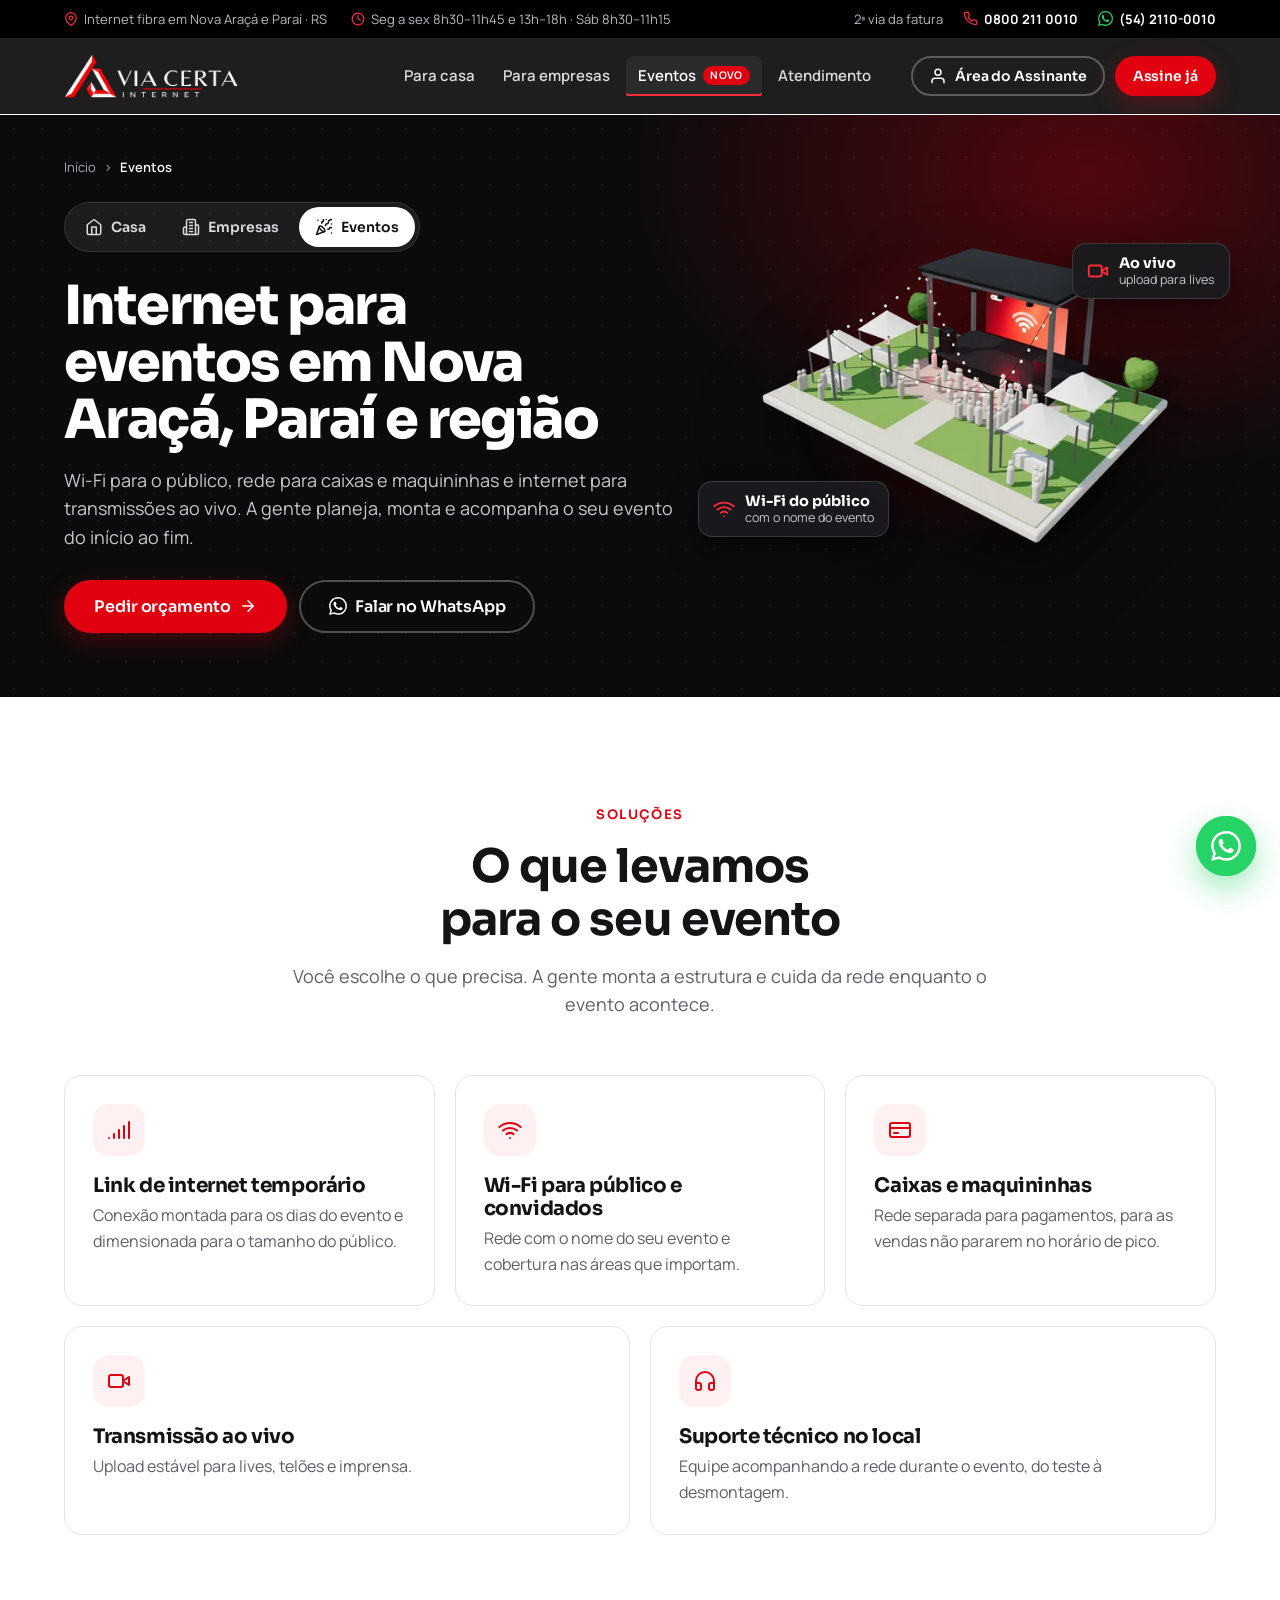
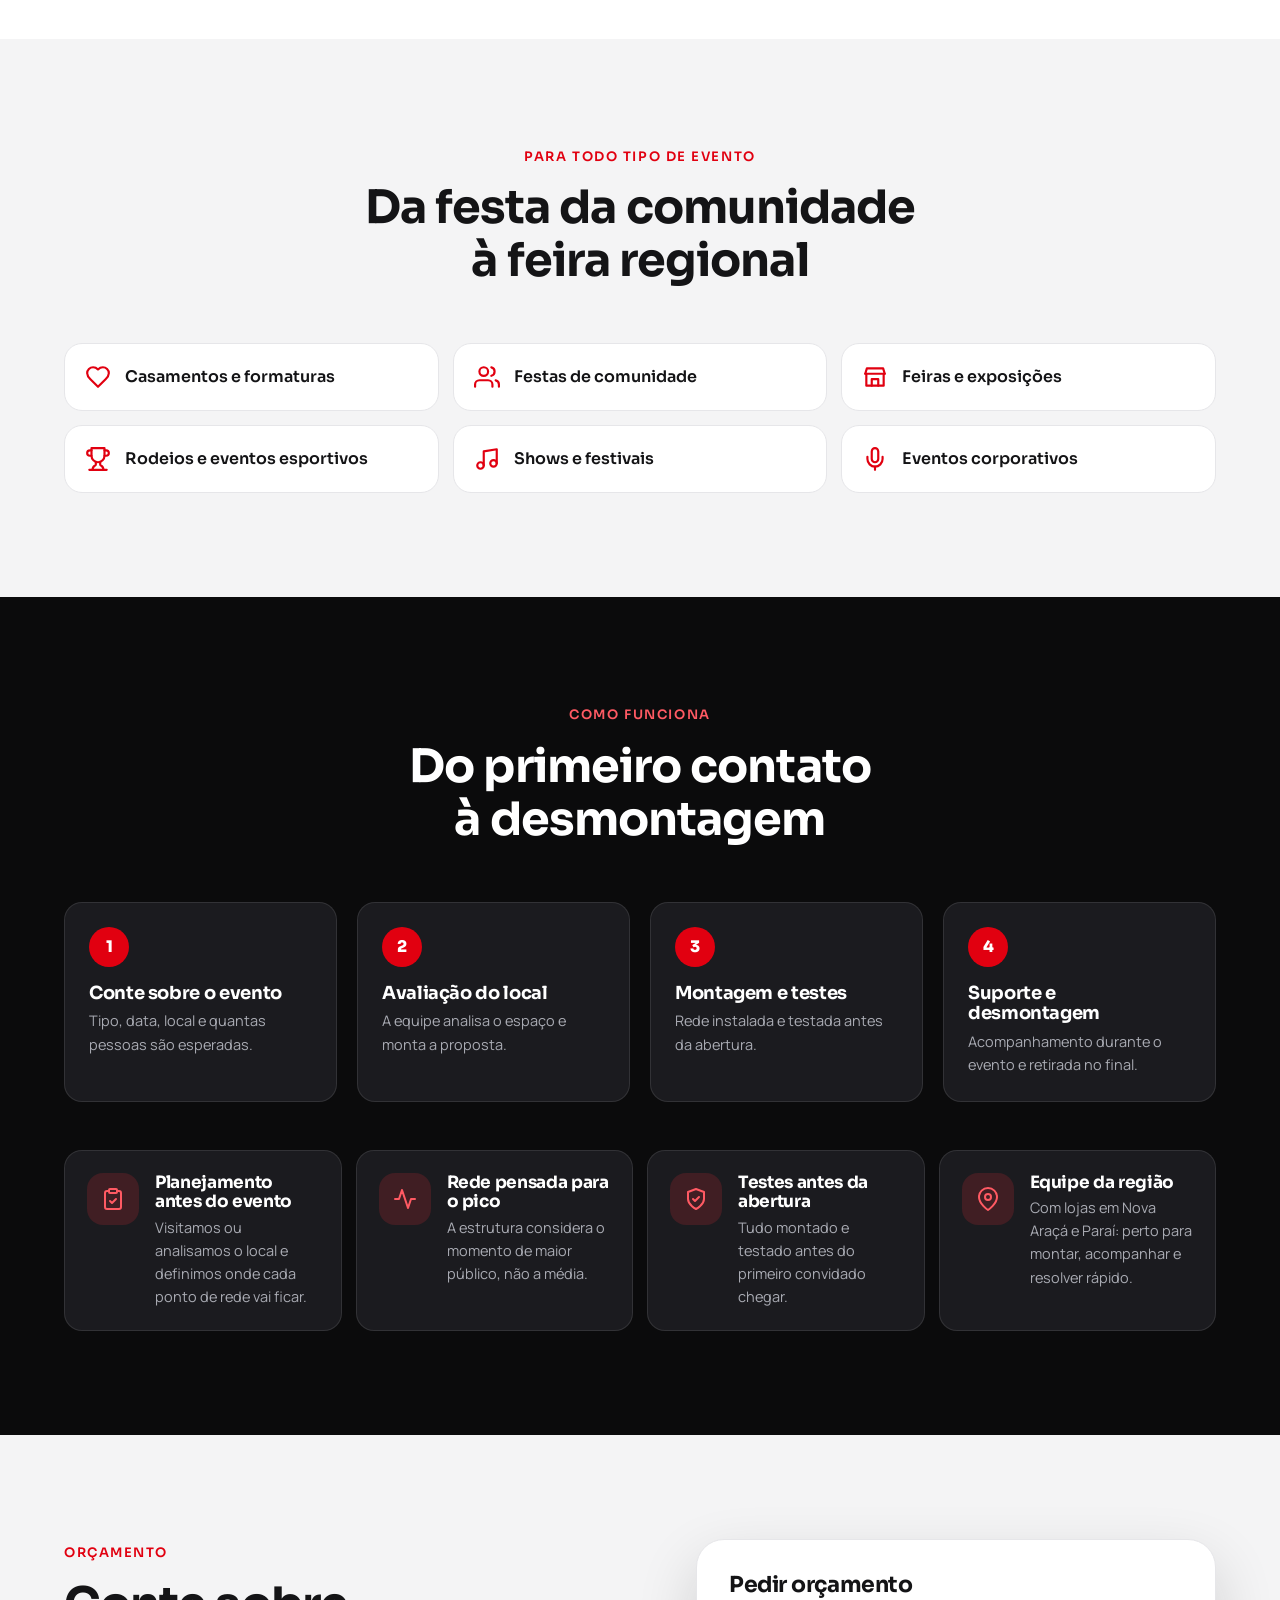
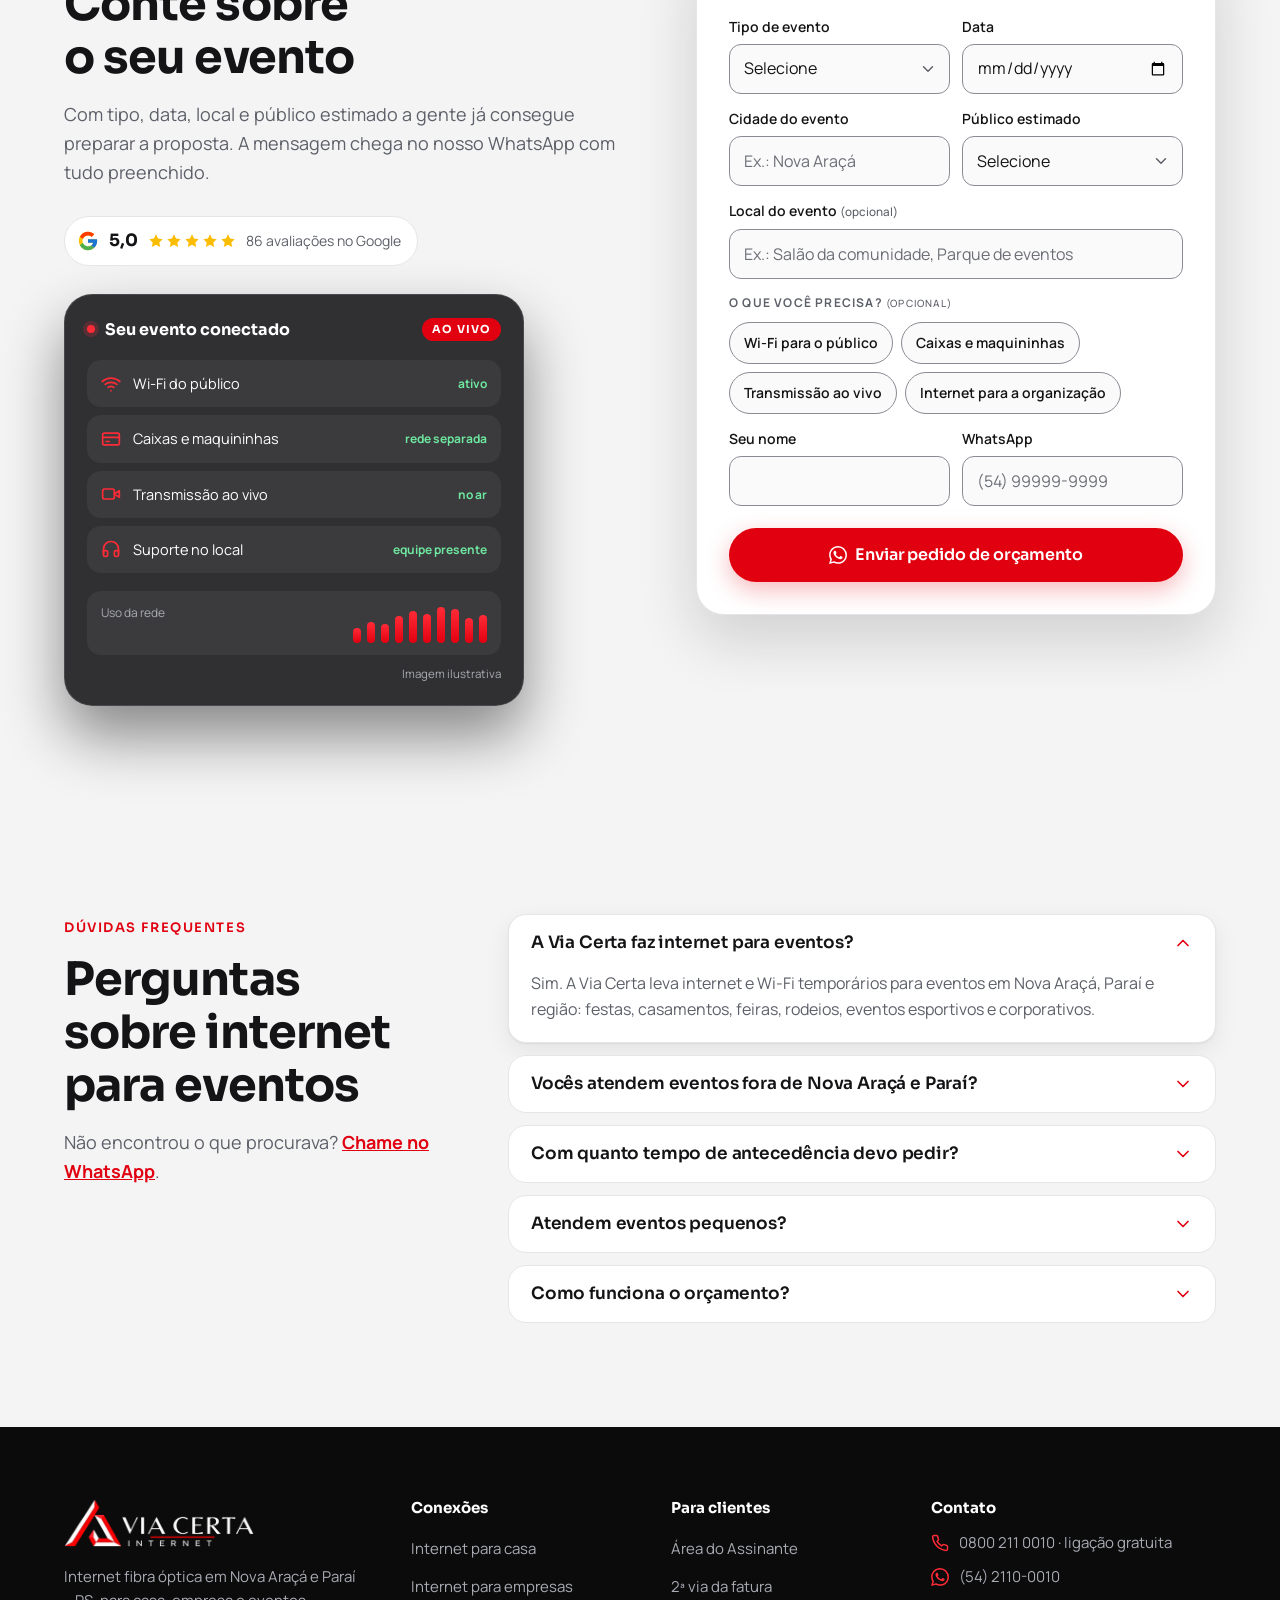
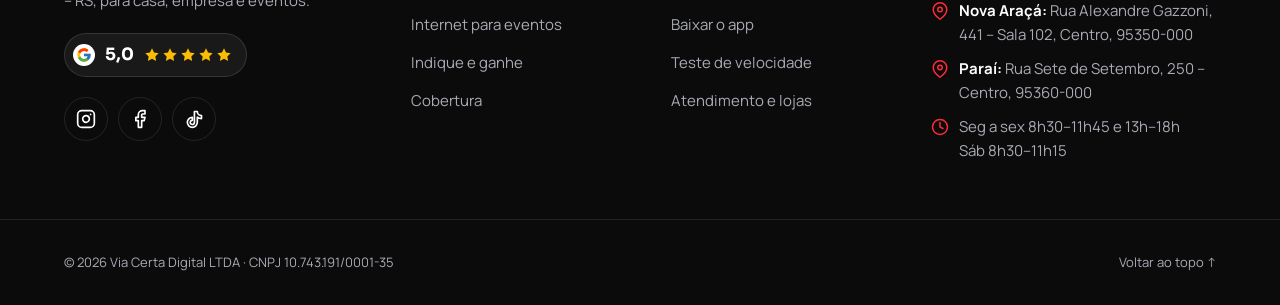
<file: eventos.html>
<!doctype html>
<html lang="pt-BR">
<head>
  <meta charset="utf-8">
  <meta name="viewport" content="width=device-width, initial-scale=1, viewport-fit=cover">
  <title>Internet para eventos em Nova Araçá e Paraí | Via Certa</title>
  <meta name="description" content="Internet e Wi-Fi para eventos em Nova Araçá, Paraí e região: festas, casamentos, feiras e rodeios. Rede para maquininhas, lives e suporte no local.">
  <meta name="robots" content="index, follow, max-image-preview:large, max-snippet:-1">
  <!-- Quando o domínio estiver definido, adicione: <link rel="canonical" href="https://SEU-DOMINIO.com.br/ESTA-PAGINA"> -->
  <meta name="theme-color" content="#0b0b0c">
  <meta name="geo.region" content="BR-RS">
  <meta name="geo.placename" content="Nova Araçá">
  <meta name="geo.position" content="-28.6588;-51.7441">
  <meta name="ICBM" content="-28.6588, -51.7441">

  <meta property="og:type" content="website">
  <meta property="og:locale" content="pt_BR">
  <meta property="og:site_name" content="Via Certa Internet">
  <meta property="og:title" content="Internet para eventos em Nova Araçá e Paraí | Via Certa">
  <meta property="og:description" content="Internet e Wi-Fi para eventos em Nova Araçá, Paraí e região: festas, casamentos, feiras e rodeios. Rede para maquininhas, lives e suporte no local.">
  <meta property="og:image" content="assets/img/og-image.jpg">
  <meta property="og:image:width" content="1200">
  <meta property="og:image:height" content="630">
  <meta name="twitter:card" content="summary_large_image">

  <link rel="icon" type="image/png" href="assets/img/favicon.png">
  <link rel="apple-touch-icon" href="assets/img/apple-touch-icon.png">
  <link rel="manifest" href="site.webmanifest">

  <link rel="preload" href="assets/fonts/sora-latin.woff2" as="font" type="font/woff2" crossorigin>
  <link rel="preload" href="assets/fonts/manrope-latin.woff2" as="font" type="font/woff2" crossorigin>
  <link rel="stylesheet" href="assets/css/style.css">

  <script type="application/ld+json">
  {
    "@context": "https://schema.org",
    "@graph": [
      {
        "@type": "LocalBusiness",
        "@id": "./#empresa",
        "name": "Via Certa Internet",
        "telephone": "+55-800-211-0010",
        "address": {
          "@type": "PostalAddress",
          "streetAddress": "Rua Alexandre Gazzoni, 441, Sala 102",
          "addressLocality": "Nova Araçá",
          "addressRegion": "RS",
          "postalCode": "95350-000",
          "addressCountry": "BR"
        },
        "url": "./"
      },
      {
        "@type": "BreadcrumbList",
        "itemListElement": [
          {
            "@type": "ListItem",
            "position": 1,
            "name": "Início",
            "item": "./"
          },
          {
            "@type": "ListItem",
            "position": 2,
            "name": "Internet para eventos",
            "item": "eventos.html"
          }
        ]
      },
      {
        "@type": "Service",
        "@id": "eventos.html#servico",
        "name": "Internet para eventos em Nova Araçá, Paraí e região",
        "serviceType": "Internet e Wi-Fi temporários para eventos",
        "provider": {
          "@id": "./#empresa"
        },
        "areaServed": [
          {
            "@type": "City",
            "name": "Nova Araçá",
            "sameAs": [
              "https://www.wikidata.org/wiki/Q1757678",
              "https://pt.wikipedia.org/wiki/Nova_Ara%C3%A7%C3%A1"
            ]
          },
          {
            "@type": "City",
            "name": "Paraí",
            "sameAs": [
              "https://www.wikidata.org/wiki/Q1757405",
              "https://pt.wikipedia.org/wiki/Para%C3%AD"
            ]
          },
          {
            "@type": "AdministrativeArea",
            "name": "Serra Gaúcha, RS"
          }
        ],
        "hasOfferCatalog": {
          "@type": "OfferCatalog",
          "name": "Soluções de internet para eventos",
          "itemListElement": [
            {
              "@type": "Offer",
              "itemOffered": {
                "@type": "Service",
                "name": "Link de internet temporário"
              }
            },
            {
              "@type": "Offer",
              "itemOffered": {
                "@type": "Service",
                "name": "Wi-Fi para público e convidados"
              }
            },
            {
              "@type": "Offer",
              "itemOffered": {
                "@type": "Service",
                "name": "Rede para caixas e maquininhas"
              }
            },
            {
              "@type": "Offer",
              "itemOffered": {
                "@type": "Service",
                "name": "Internet para transmissão ao vivo"
              }
            },
            {
              "@type": "Offer",
              "itemOffered": {
                "@type": "Service",
                "name": "Suporte técnico no local"
              }
            }
          ]
        }
      },
      {
        "@type": "FAQPage",
        "@id": "eventos.html#duvidas",
        "inLanguage": "pt-BR",
        "mainEntity": [
          {
            "@type": "Question",
            "name": "A Via Certa faz internet para eventos?",
            "acceptedAnswer": {
              "@type": "Answer",
              "text": "Sim. A Via Certa leva internet e Wi-Fi temporários para eventos em Nova Araçá, Paraí e região: festas, casamentos, feiras, rodeios, eventos esportivos e corporativos."
            }
          },
          {
            "@type": "Question",
            "name": "Vocês atendem eventos fora de Nova Araçá e Paraí?",
            "acceptedAnswer": {
              "@type": "Answer",
              "text": "Fale com a gente. A equipe avalia o local do evento e informa se é possível levar a conexão até lá."
            }
          },
          {
            "@type": "Question",
            "name": "Com quanto tempo de antecedência devo pedir?",
            "acceptedAnswer": {
              "@type": "Answer",
              "text": "Assim que tiver a data e o local definidos. Quanto antes, mais tempo para planejar e testar a rede antes da abertura."
            }
          },
          {
            "@type": "Question",
            "name": "Atendem eventos pequenos?",
            "acceptedAnswer": {
              "@type": "Answer",
              "text": "Sim. A estrutura é dimensionada para o tamanho de cada evento, de um casamento a uma feira com grande público."
            }
          },
          {
            "@type": "Question",
            "name": "Como funciona o orçamento?",
            "acceptedAnswer": {
              "@type": "Answer",
              "text": "Você preenche o formulário com tipo, data, local e público estimado. A mensagem chega no nosso WhatsApp e a equipe responde com a proposta."
            }
          }
        ]
      }
    ]
  }
  </script>

  <script src="assets/js/config.js" defer></script>
  <script src="assets/js/main.js" defer></script>
</head>
<body>

  <!-- Ícones (usados com <use href="#i-nome">) -->
  <svg width="0" height="0" style="position:absolute" aria-hidden="true" focusable="false">
  <defs>
    <symbol id="i-wifi" viewBox="0 0 24 24"><path d="M5 12.55a11 11 0 0 1 14.08 0"/><path d="M1.42 9a16 16 0 0 1 21.16 0"/><path d="M8.53 16.11a6 6 0 0 1 6.95 0"/><path d="M12 20h.01"/></symbol>
    <symbol id="i-receipt" viewBox="0 0 24 24"><path d="M14 2H6a2 2 0 0 0-2 2v16a2 2 0 0 0 2 2h12a2 2 0 0 0 2-2V8z"/><path d="M14 2v6h6"/><path d="M16 13H8"/><path d="M16 17H8"/><path d="M10 9H8"/></symbol>
    <symbol id="i-user" viewBox="0 0 24 24"><path d="M20 21v-2a4 4 0 0 0-4-4H8a4 4 0 0 0-4 4v2"/><circle cx="12" cy="7" r="4"/></symbol>
    <symbol id="i-users" viewBox="0 0 24 24"><path d="M17 21v-2a4 4 0 0 0-4-4H5a4 4 0 0 0-4 4v2"/><circle cx="9" cy="7" r="4"/><path d="M23 21v-2a4 4 0 0 0-3-3.87M16 3.13a4 4 0 0 1 0 7.75"/></symbol>
    <symbol id="i-headset" viewBox="0 0 24 24"><path d="M3 18v-6a9 9 0 0 1 18 0v6"/><path d="M21 19a2 2 0 0 1-2 2h-1a2 2 0 0 1-2-2v-3a2 2 0 0 1 2-2h3zM3 19a2 2 0 0 0 2 2h1a2 2 0 0 0 2-2v-3a2 2 0 0 0-2-2H3z"/></symbol>
    <symbol id="i-gauge" viewBox="0 0 24 24"><path d="m12 14 4-4"/><path d="M3.34 19a10 10 0 1 1 17.32 0"/></symbol>
    <symbol id="i-pin" viewBox="0 0 24 24"><path d="M21 10c0 7-9 13-9 13s-9-6-9-13a9 9 0 0 1 18 0z"/><circle cx="12" cy="10" r="3"/></symbol>
    <symbol id="i-gift" viewBox="0 0 24 24"><path d="M20 12v10H4V12"/><path d="M2 7h20v5H2z"/><path d="M12 22V7"/><path d="M12 7H7.5a2.5 2.5 0 0 1 0-5C11 2 12 7 12 7z"/><path d="M12 7h4.5a2.5 2.5 0 0 0 0-5C13 2 12 7 12 7z"/></symbol>
    <symbol id="i-check" viewBox="0 0 24 24"><path d="M20 6 9 17l-5-5"/></symbol>
    <symbol id="i-star" viewBox="0 0 24 24"><path fill="currentColor" stroke="none" d="m12 2 3.09 6.26L22 9.27l-5 4.87 1.18 6.88L12 17.77l-6.18 3.25L7 14.14 2 9.27l6.91-1.01z"/></symbol>
    <symbol id="i-tv" viewBox="0 0 24 24"><rect x="2" y="7" width="20" height="15" rx="2"/><path d="m17 2-5 5-5-5"/></symbol>
    <symbol id="i-film" viewBox="0 0 24 24"><rect x="2" y="2" width="20" height="20" rx="2.18"/><path d="M7 2v20M17 2v20M2 12h20M2 7h5M2 17h5M17 17h5M17 7h5"/></symbol>
    <symbol id="i-book" viewBox="0 0 24 24"><path d="M2 3h6a4 4 0 0 1 4 4v14a3 3 0 0 0-3-3H2z"/><path d="M22 3h-6a4 4 0 0 0-4 4v14a3 3 0 0 1 3-3h7z"/></symbol>
    <symbol id="i-cap" viewBox="0 0 24 24"><path d="M22 10 12 5 2 10l10 5 10-5z"/><path d="M6 12v5c3 3 9 3 12 0v-5"/></symbol>
    <symbol id="i-game" viewBox="0 0 24 24"><path d="M6 12h4M8 10v4M15 13h.01M18 11h.01"/><rect x="2" y="6" width="20" height="12" rx="2"/></symbol>
    <symbol id="i-phone" viewBox="0 0 24 24"><path d="M22 16.92v3a2 2 0 0 1-2.18 2 19.79 19.79 0 0 1-8.63-3.07 19.5 19.5 0 0 1-6-6 19.79 19.79 0 0 1-3.07-8.67A2 2 0 0 1 4.11 2h3a2 2 0 0 1 2 1.72c.13.96.36 1.9.7 2.81a2 2 0 0 1-.45 2.11L8.09 9.91a16 16 0 0 0 6 6l1.27-1.27a2 2 0 0 1 2.11-.45c.91.34 1.85.57 2.81.7A2 2 0 0 1 22 16.92z"/></symbol>
    <symbol id="i-clock" viewBox="0 0 24 24"><circle cx="12" cy="12" r="10"/><path d="M12 6v6l4 2"/></symbol>
    <symbol id="i-arrow" viewBox="0 0 24 24"><path d="M5 12h14M12 5l7 7-7 7"/></symbol>
    <symbol id="i-left" viewBox="0 0 24 24"><path d="m15 18-6-6 6-6"/></symbol>
    <symbol id="i-right" viewBox="0 0 24 24"><path d="m9 18 6-6-6-6"/></symbol>
    <symbol id="i-down" viewBox="0 0 24 24"><path d="m6 9 6 6 6-6"/></symbol>
    <symbol id="i-menu" viewBox="0 0 24 24"><path d="M3 6h18M3 12h18M3 18h18"/></symbol>
    <symbol id="i-x" viewBox="0 0 24 24"><path d="M18 6 6 18M6 6l12 12"/></symbol>
    <symbol id="i-home" viewBox="0 0 24 24"><path d="m3 9 9-7 9 7v11a2 2 0 0 1-2 2H5a2 2 0 0 1-2-2z"/><path d="M9 22V12h6v10"/></symbol>
    <symbol id="i-building" viewBox="0 0 24 24"><path d="M6 22V4a2 2 0 0 1 2-2h8a2 2 0 0 1 2 2v18z"/><path d="M6 12H4a2 2 0 0 0-2 2v6a2 2 0 0 0 2 2h2"/><path d="M18 9h2a2 2 0 0 1 2 2v9a2 2 0 0 1-2 2h-2"/><path d="M10 6h4M10 10h4M10 14h4M10 18h4"/></symbol>
    <symbol id="i-party" viewBox="0 0 24 24"><path d="M5.8 11.3 2 22l10.7-3.79"/><path d="M4 3h.01M22 8h.01M15 2h.01M22 20h.01"/><path d="m22 2-2.24.75a2.9 2.9 0 0 0-1.96 3.12c.1.86-.57 1.63-1.45 1.63h-.38c-.86 0-1.6.6-1.76 1.44L14 10"/><path d="m22 13-.82-.33c-.86-.34-1.82.2-1.98 1.11-.11.7-.72 1.22-1.43 1.22H17"/><path d="m11 2 .33.82c.34.86-.2 1.82-1.11 1.98C9.52 4.9 9 5.52 9 6.23V7"/><path d="M11 13c1.93 1.93 2.83 4.17 2 5-.83.83-3.07-.07-5-2-1.93-1.93-2.83-4.17-2-5 .83-.83 3.07.07 5 2z"/></symbol>
    <symbol id="i-briefcase" viewBox="0 0 24 24"><rect x="2" y="7" width="20" height="14" rx="2"/><path d="M16 21V5a2 2 0 0 0-2-2h-4a2 2 0 0 0-2 2v16"/></symbol>
    <symbol id="i-store" viewBox="0 0 24 24"><path d="M3 9 4.5 4h15L21 9"/><path d="M4 9v11h16V9"/><path d="M3 9h18"/><path d="M9 20v-6h6v6"/></symbol>
    <symbol id="i-laptop" viewBox="0 0 24 24"><rect x="3" y="4" width="18" height="12" rx="2"/><path d="M2 20h20"/></symbol>
    <symbol id="i-factory" viewBox="0 0 24 24"><path d="M2 20V9l6 4V9l6 4V4h8v16z"/><path d="M6 17h.01M10 17h.01M14 17h.01M18 17h.01"/></symbol>
    <symbol id="i-card" viewBox="0 0 24 24"><rect x="2" y="5" width="20" height="14" rx="2"/><path d="M2 10h20M6 15h4"/></symbol>
    <symbol id="i-video" viewBox="0 0 24 24"><path d="m22 8-6 4 6 4z"/><rect x="2" y="6" width="14" height="12" rx="2"/></symbol>
    <symbol id="i-signal" viewBox="0 0 24 24"><path d="M2 20h.01M7 20v-4M12 20v-8M17 20V8M22 4v16"/></symbol>
    <symbol id="i-activity" viewBox="0 0 24 24"><path d="M22 12h-4l-3 9L9 3l-3 9H2"/></symbol>
    <symbol id="i-clipboard" viewBox="0 0 24 24"><rect x="8" y="2" width="8" height="4" rx="1"/><path d="M16 4h2a2 2 0 0 1 2 2v14a2 2 0 0 1-2 2H6a2 2 0 0 1-2-2V6a2 2 0 0 1 2-2h2"/><path d="m9 14 2 2 4-4"/></symbol>
    <symbol id="i-wrench" viewBox="0 0 24 24"><path d="M14.7 6.3a1 1 0 0 0 0 1.4l1.6 1.6a1 1 0 0 0 1.4 0l3.77-3.77a6 6 0 0 1-7.94 7.94l-6.91 6.91a2.12 2.12 0 0 1-3-3l6.91-6.91a6 6 0 0 1 7.94-7.94l-3.76 3.76z"/></symbol>
    <symbol id="i-shield" viewBox="0 0 24 24"><path d="M12 22s8-4 8-10V5l-8-3-8 3v7c0 6 8 10 8 10z"/><path d="m9 12 2 2 4-4"/></symbol>
    <symbol id="i-calendar" viewBox="0 0 24 24"><rect x="3" y="4" width="18" height="18" rx="2"/><path d="M16 2v4M8 2v4M3 10h18"/></symbol>
    <symbol id="i-heart" viewBox="0 0 24 24"><path d="M19 14c1.49-1.46 3-3.21 3-5.5A5.5 5.5 0 0 0 16.5 3c-1.76 0-3 .5-4.5 2-1.5-1.5-2.74-2-4.5-2A5.5 5.5 0 0 0 2 8.5c0 2.3 1.5 4.05 3 5.5l7 7z"/></symbol>
    <symbol id="i-trophy" viewBox="0 0 24 24"><path d="M6 9H4.5a2.5 2.5 0 0 1 0-5H6"/><path d="M18 9h1.5a2.5 2.5 0 0 0 0-5H18"/><path d="M4 22h16"/><path d="M10 14.66V17c0 .55-.47.98-.97 1.21C7.85 18.75 7 20.24 7 22"/><path d="M14 14.66V17c0 .55.47.98.97 1.21C16.15 18.75 17 20.24 17 22"/><path d="M18 2H6v7a6 6 0 0 0 12 0z"/></symbol>
    <symbol id="i-music" viewBox="0 0 24 24"><path d="M9 18V5l12-2v13"/><circle cx="6" cy="18" r="3"/><circle cx="18" cy="16" r="3"/></symbol>
    <symbol id="i-mic" viewBox="0 0 24 24"><path d="M12 2a3 3 0 0 0-3 3v7a3 3 0 0 0 6 0V5a3 3 0 0 0-3-3z"/><path d="M19 10v2a7 7 0 0 1-14 0v-2"/><path d="M12 19v3"/></symbol>
    <symbol id="i-mobile" viewBox="0 0 24 24"><rect x="5" y="2" width="14" height="20" rx="2"/><path d="M12 18h.01"/></symbol>
    <symbol id="i-zap" viewBox="0 0 24 24"><path d="M13 2 3 14h9l-1 8 10-12h-9z"/></symbol>
    <symbol id="i-wallet" viewBox="0 0 24 24"><path d="M21 12V7H5a2 2 0 0 1 0-4h14v4"/><path d="M3 5v14a2 2 0 0 0 2 2h16v-5"/><path d="M18 12a2 2 0 0 0 0 4h4v-4z"/></symbol>
    <symbol id="i-bag" viewBox="0 0 24 24"><path d="M6 2 3 6v14a2 2 0 0 0 2 2h14a2 2 0 0 0 2-2V6l-3-4z"/><path d="M3 6h18"/><path d="M16 10a4 4 0 0 1-8 0"/></symbol>
    <symbol id="i-external" viewBox="0 0 24 24"><path d="M18 13v6a2 2 0 0 1-2 2H5a2 2 0 0 1-2-2V8a2 2 0 0 1 2-2h6"/><path d="M15 3h6v6M10 14 21 3"/></symbol>
    <symbol id="i-whatsapp" viewBox="0 0 24 24"><path fill="currentColor" stroke="none" d="M17.47 14.38c-.3-.15-1.76-.87-2.03-.97-.27-.1-.47-.15-.67.15-.2.3-.77.97-.94 1.16-.17.2-.35.22-.64.08-.3-.15-1.26-.47-2.39-1.48-.88-.79-1.48-1.76-1.65-2.06-.17-.3-.02-.46.13-.6.13-.14.3-.35.45-.52.15-.18.2-.3.3-.5.1-.2.05-.37-.03-.52-.07-.15-.67-1.61-.91-2.2-.24-.58-.49-.5-.67-.51h-.57c-.2 0-.52.07-.79.37-.27.3-1.04 1.02-1.04 2.48s1.06 2.88 1.21 3.07c.15.2 2.1 3.2 5.08 4.49.71.31 1.26.49 1.7.63.71.22 1.36.19 1.87.12.57-.09 1.76-.72 2-1.41.25-.7.25-1.29.18-1.41-.08-.13-.28-.2-.57-.35zM12.05 21.79h-.01a9.87 9.87 0 0 1-5.03-1.38l-.36-.21-3.74.98 1-3.65-.24-.37a9.86 9.86 0 0 1-1.51-5.26c0-5.45 4.44-9.88 9.89-9.88 2.64 0 5.12 1.03 6.99 2.9a9.83 9.83 0 0 1 2.89 6.99c0 5.45-4.44 9.88-9.88 9.88zm8.41-18.3A11.82 11.82 0 0 0 12.05 0C5.5 0 .16 5.34.16 11.89c0 2.1.55 4.14 1.59 5.95L.06 24l6.3-1.65a11.88 11.88 0 0 0 5.68 1.45h.01c6.55 0 11.89-5.34 11.89-11.89a11.82 11.82 0 0 0-3.48-8.41z"/></symbol>
    <symbol id="i-instagram" viewBox="0 0 24 24"><rect x="2" y="2" width="20" height="20" rx="5"/><path d="M16 11.37A4 4 0 1 1 12.63 8 4 4 0 0 1 16 11.37zM17.5 6.5h.01"/></symbol>
    <symbol id="i-facebook" viewBox="0 0 24 24"><path d="M18 2h-3a5 5 0 0 0-5 5v3H7v4h3v8h4v-8h3l1-4h-4V7a1 1 0 0 1 1-1h3z"/></symbol>
    <symbol id="i-tiktok" viewBox="0 0 24 24"><path d="M16 3a5 5 0 0 0 5 5v3.5a8.5 8.5 0 0 1-5-1.6V16a6 6 0 1 1-6-6v3.6A2.5 2.5 0 1 0 12.5 16V3z"/></symbol>
    <symbol id="i-play" viewBox="0 0 24 24"><path fill="currentColor" stroke="none" d="M3.6 1.8c-.3.3-.5.8-.5 1.4v17.6c0 .6.2 1.1.5 1.4l.1.1 9.9-9.9v-.2L3.7 1.7zM16.9 15.6l-3.3-3.3v-.2l3.3-3.3.1.04 3.9 2.2c1.1.6 1.1 1.7 0 2.3l-3.9 2.2zM17 15.5 13.6 12 3.6 22.2c.4.4 1 .4 1.7.05L17 15.5M17 8.5 5.3 1.8c-.7-.4-1.3-.3-1.7.1L13.6 12z"/></symbol>
    <symbol id="i-apple" viewBox="0 0 24 24"><path fill="currentColor" stroke="none" d="M16.37 12.6c-.02-2.34 1.91-3.47 2-3.52-1.09-1.6-2.79-1.82-3.39-1.84-1.44-.15-2.82.85-3.55.85-.73 0-1.86-.83-3.06-.81-1.57.02-3.02.92-3.83 2.33-1.64 2.84-.42 7.04 1.17 9.35.78 1.13 1.71 2.39 2.93 2.35 1.18-.05 1.62-.76 3.04-.76 1.42 0 1.82.76 3.06.73 1.27-.02 2.07-1.15 2.84-2.29.9-1.31 1.27-2.58 1.29-2.65-.03-.01-2.47-.95-2.5-3.76zM14.04 5.72c.65-.79 1.09-1.88.97-2.97-.94.04-2.07.62-2.74 1.41-.6.7-1.13 1.81-.99 2.88 1.05.08 2.12-.53 2.76-1.32z"/></symbol>
    <symbol id="i-google" viewBox="0 0 48 48"><path fill="#FFC107" stroke="none" d="M43.61 20.08H42V20H24v8h11.3c-1.65 4.66-6.08 8-11.3 8-6.63 0-12-5.37-12-12s5.37-12 12-12c3.06 0 5.84 1.15 7.96 3.04l5.66-5.66C34.05 6.05 29.27 4 24 4 12.95 4 4 12.95 4 24s8.95 20 20 20 20-8.95 20-20c0-1.34-.14-2.65-.39-3.92z"/><path fill="#FF3D00" stroke="none" d="m6.31 14.69 6.57 4.82C14.66 15.11 18.96 12 24 12c3.06 0 5.84 1.15 7.96 3.04l5.66-5.66C34.05 6.05 29.27 4 24 4 16.32 4 9.66 8.34 6.31 14.69z"/><path fill="#4CAF50" stroke="none" d="M24 44c5.17 0 9.86-1.98 13.41-5.19l-6.19-5.24A11.91 11.91 0 0 1 24 36c-5.2 0-9.62-3.32-11.28-7.95l-6.52 5.03C9.5 39.56 16.23 44 24 44z"/><path fill="#1976D2" stroke="none" d="M43.61 20.08H42V20H24v8h11.3a12.04 12.04 0 0 1-4.09 5.57l6.19 5.24C36.97 39.2 44 34 44 24c0-1.34-.14-2.65-.39-3.92z"/></symbol>
  </defs>
  </svg>
  <a class="skip-link" href="#conteudo">Pular para o conteúdo</a>

  <!-- ===== CABEÇALHO (igual em todas as páginas) ===== -->
  <header class="site-header" id="topo">
    <div class="topbar">
      <div class="container topbar__inner">
        <p class="topbar__item"><svg class="i" aria-hidden="true"><use href="#i-pin"/></svg> Internet fibra em Nova Araçá e Paraí · RS</p>
        <p class="topbar__item topbar__hide-sm"><svg class="i" aria-hidden="true"><use href="#i-clock"/></svg> Seg a sex 8h30–11h45 e 13h–18h · Sáb 8h30–11h15</p>
        <div class="topbar__links">
          <a href="#" data-link="segundaVia">2ª via da fatura</a>
          <a href="tel:08002110010" class="topbar__tel"><svg class="i" aria-hidden="true"><use href="#i-phone"/></svg> 0800 211 0010</a>
          <a href="https://wa.me/555421100010" data-wa="Olá! Vim pelo site da Via Certa Internet e gostaria de atendimento. Sou de {cidade}." data-wa-ctx="geral" target="_blank" rel="noopener" class="topbar__wa"><svg class="i" aria-hidden="true"><use href="#i-whatsapp"/></svg> (54) 2110-0010</a>
        </div>
      </div>
    </div>

    <div class="navbar">
      <div class="container navbar__inner">
        <a href="./" class="brand" aria-label="Via Certa Internet - página inicial">
          <picture>
            <source type="image/webp" srcset="assets/img/logo-branco.webp">
            <img src="assets/img/logo-branco.png" alt="Via Certa Internet" width="400" height="101" fetchpriority="high">
          </picture>
        </a>

        <nav class="nav" id="menu" aria-label="Menu principal">
          <ul class="nav__list">
            <li><a href="residencial.html">Para casa</a></li>
            <li><a href="empresas.html">Para empresas</a></li>
            <li><a href="eventos.html" aria-current="page">Eventos <span class="nav__new">Novo</span></a></li>
            <li><a href="atendimento.html">Atendimento</a></li>
          </ul>
          <div class="nav__mobile-extra">
            <button type="button" class="btn btn--ghost-light btn--block" data-open-cliente><svg class="i" aria-hidden="true"><use href="#i-user"/></svg> Área do Assinante</button>
            <a href="https://wa.me/555421100010" data-wa="Olá! Vim pelo site da Via Certa Internet e gostaria de atendimento. Sou de {cidade}." data-wa-ctx="geral" target="_blank" rel="noopener" class="nav__mobile-wa"><svg class="i" aria-hidden="true"><use href="#i-whatsapp"/></svg> (54) 2110-0010</a>
            <a href="tel:08002110010" class="nav__mobile-wa nav__mobile-tel"><svg class="i" aria-hidden="true"><use href="#i-phone"/></svg> 0800 211 0010</a>
          </div>
        </nav>

        <div class="navbar__actions">
          <button type="button" class="btn btn--ghost-light btn--sm navbar__cliente" data-open-cliente><svg class="i" aria-hidden="true"><use href="#i-user"/></svg><span>Área do Assinante</span></button>
          <a href="residencial.html#planos" class="btn btn--red btn--sm navbar__cta">Assine já</a>
          <button type="button" class="nav-toggle" aria-expanded="false" aria-controls="menu" aria-label="Abrir menu">
            <svg class="i i--open" aria-hidden="true"><use href="#i-menu"/></svg>
            <svg class="i i--close" aria-hidden="true"><use href="#i-x"/></svg>
          </button>
        </div>
      </div>
    </div>
  </header>

  <main id="conteudo">
    <section class="page-hero page-hero--eventos">
      <div class="page-hero__bg" aria-hidden="true"></div>
      <div class="container page-hero__inner">
        <div class="page-hero__copy">
          <nav class="crumbs" aria-label="Você está em"><a href="./">Início</a><span aria-hidden="true">›</span><span aria-current="page">Eventos</span></nav>
          <nav class="seg-tabs" aria-label="Tipos de conexão"><a href="residencial.html"><svg class="i" aria-hidden="true"><use href="#i-home"/></svg><span>Casa</span></a><a href="empresas.html"><svg class="i" aria-hidden="true"><use href="#i-building"/></svg><span>Empresas</span></a><a href="eventos.html" aria-current="page"><svg class="i" aria-hidden="true"><use href="#i-party"/></svg><span>Eventos</span></a></nav>
          <h1 class="page-hero__title">Internet para eventos em Nova Araçá, Paraí e região</h1>
          <p class="page-hero__lead">Wi-Fi para o público, rede para caixas e maquininhas e internet para transmissões ao vivo. A gente planeja, monta e acompanha o seu evento do início ao fim.</p>
          <div class="page-hero__ctas"><a href="#orcamento" class="btn btn--red btn--lg">Pedir orçamento <svg class="i" aria-hidden="true"><use href="#i-arrow"/></svg></a><a href="https://wa.me/555421100010" data-wa="Olá! Quero um orçamento de internet para um evento em {cidade}." data-wa-ctx="evento" target="_blank" rel="noopener" class="btn btn--ghost-light btn--lg"><svg class="i" aria-hidden="true"><use href="#i-whatsapp"/></svg> Falar no WhatsApp</a></div>
        </div>
        <div class="page-hero__art"><img src="assets/img/evento-3d.webp" srcset="assets/img/evento-3d-600.webp 600w, assets/img/evento-3d.webp 1200w" sizes="(max-width: 1080px) 560px, 520px" alt="Maquete 3D de evento ao ar livre com palco, tendas e público conectado ao Wi-Fi da Via Certa" width="1200" height="800" fetchpriority="high"><div class="art-chip art-chip--a"><svg class="i" aria-hidden="true"><use href="#i-wifi"/></svg><span><strong>Wi-Fi do público</strong>com o nome do evento</span></div><div class="art-chip art-chip--b"><svg class="i" aria-hidden="true"><use href="#i-video"/></svg><span><strong>Ao vivo</strong>upload para lives</span></div></div>
      </div>
    </section>

    <!-- ===== SOLUÇÕES ===== -->
    <section class="section" id="solucoes" aria-labelledby="solucoes-titulo">
      <div class="container">
        <header class="section-head">
          <p class="eyebrow">Soluções</p>
          <h2 class="section-title" id="solucoes-titulo">O que levamos para o seu evento</h2>
          <p class="section-lead">Você escolhe o que precisa. A gente monta a estrutura e cuida da rede enquanto o evento acontece.</p>
        </header>
        <div class="solutions">
<article class="solution"><span class="solution__icon"><svg class="i" aria-hidden="true"><use href="#i-signal"/></svg></span><h3>Link de internet temporário</h3><p>Conexão montada para os dias do evento e dimensionada para o tamanho do público.</p></article>
<article class="solution"><span class="solution__icon"><svg class="i" aria-hidden="true"><use href="#i-wifi"/></svg></span><h3>Wi-Fi para público e convidados</h3><p>Rede com o nome do seu evento e cobertura nas áreas que importam.</p></article>
<article class="solution"><span class="solution__icon"><svg class="i" aria-hidden="true"><use href="#i-card"/></svg></span><h3>Caixas e maquininhas</h3><p>Rede separada para pagamentos, para as vendas não pararem no horário de pico.</p></article>
<article class="solution"><span class="solution__icon"><svg class="i" aria-hidden="true"><use href="#i-video"/></svg></span><h3>Transmissão ao vivo</h3><p>Upload estável para lives, telões e imprensa.</p></article>
<article class="solution"><span class="solution__icon"><svg class="i" aria-hidden="true"><use href="#i-headset"/></svg></span><h3>Suporte técnico no local</h3><p>Equipe acompanhando a rede durante o evento, do teste à desmontagem.</p></article>
        </div>
      </div>
    </section>

    <!-- ===== TIPOS DE EVENTO ===== -->
    <section class="section event-types-sec" aria-labelledby="tipos-titulo">
      <div class="container">
        <header class="section-head">
          <p class="eyebrow">Para todo tipo de evento</p>
          <h2 class="section-title" id="tipos-titulo">Da festa da comunidade à feira regional</h2>
        </header>
        <ul class="event-types">
<li><svg class="i" aria-hidden="true"><use href="#i-heart"/></svg><span>Casamentos e formaturas</span></li>
<li><svg class="i" aria-hidden="true"><use href="#i-users"/></svg><span>Festas de comunidade</span></li>
<li><svg class="i" aria-hidden="true"><use href="#i-store"/></svg><span>Feiras e exposições</span></li>
<li><svg class="i" aria-hidden="true"><use href="#i-trophy"/></svg><span>Rodeios e eventos esportivos</span></li>
<li><svg class="i" aria-hidden="true"><use href="#i-music"/></svg><span>Shows e festivais</span></li>
<li><svg class="i" aria-hidden="true"><use href="#i-mic"/></svg><span>Eventos corporativos</span></li>
        </ul>
      </div>
    </section>

    <!-- ===== COMO FUNCIONA ===== -->
    <section class="section section--dark" aria-labelledby="como-titulo">
      <div class="container">
        <header class="section-head section-head--light">
          <p class="eyebrow eyebrow--light">Como funciona</p>
          <h2 class="section-title" id="como-titulo">Do primeiro contato à desmontagem</h2>
        </header>
        <ol class="timeline">
          <li><span class="timeline__n">1</span><h3>Conte sobre o evento</h3><p>Tipo, data, local e quantas pessoas são esperadas.</p></li>
          <li><span class="timeline__n">2</span><h3>Avaliação do local</h3><p>A equipe analisa o espaço e monta a proposta.</p></li>
          <li><span class="timeline__n">3</span><h3>Montagem e testes</h3><p>Rede instalada e testada antes da abertura.</p></li>
          <li><span class="timeline__n">4</span><h3>Suporte e desmontagem</h3><p>Acompanhamento durante o evento e retirada no final.</p></li>
        </ol>
        <ul class="features features--row">
<li class="feature"><span class="feature__icon"><svg class="i" aria-hidden="true"><use href="#i-clipboard"/></svg></span><div><h3>Planejamento antes do evento</h3><p>Visitamos ou analisamos o local e definimos onde cada ponto de rede vai ficar.</p></div></li>
<li class="feature"><span class="feature__icon"><svg class="i" aria-hidden="true"><use href="#i-activity"/></svg></span><div><h3>Rede pensada para o pico</h3><p>A estrutura considera o momento de maior público, não a média.</p></div></li>
<li class="feature"><span class="feature__icon"><svg class="i" aria-hidden="true"><use href="#i-shield"/></svg></span><div><h3>Testes antes da abertura</h3><p>Tudo montado e testado antes do primeiro convidado chegar.</p></div></li>
<li class="feature"><span class="feature__icon"><svg class="i" aria-hidden="true"><use href="#i-pin"/></svg></span><div><h3>Equipe da região</h3><p>Com lojas em Nova Araçá e Paraí: perto para montar, acompanhar e resolver rápido.</p></div></li>
        </ul>
      </div>
    </section>

    <!-- ===== ORÇAMENTO ===== -->
    <section class="section proposal" id="orcamento" aria-labelledby="orcamento-titulo">
      <div class="container proposal__inner">
        <div class="proposal__copy">
          <p class="eyebrow">Orçamento</p>
          <h2 class="section-title" id="orcamento-titulo">Conte sobre o seu evento</h2>
          <p class="section-lead">Com tipo, data, local e público estimado a gente já consegue preparar a proposta. A mensagem chega no nosso WhatsApp com tudo preenchido.</p>
          <a href="./#avaliacoes" class="rating-chip rating-chip--light"><svg class="rating-chip__g" aria-hidden="true"><use href="#i-google"/></svg><span class="rating-chip__score">5,0</span><span class="stars" aria-hidden="true"><svg><use href="#i-star"/></svg><svg><use href="#i-star"/></svg><svg><use href="#i-star"/></svg><svg><use href="#i-star"/></svg><svg><use href="#i-star"/></svg></span><span class="rating-chip__count">86 avaliações no Google</span></a>
          <div class="event-board" aria-hidden="true">
          <div class="event-board__head"><span class="dot"></span><strong>Seu evento conectado</strong><span class="event-board__live">ao vivo</span></div>
          <ul class="event-board__list">
            <li><svg class="i" aria-hidden="true"><use href="#i-wifi"/></svg><span>Wi-Fi do público</span><b>ativo</b></li>
            <li><svg class="i" aria-hidden="true"><use href="#i-card"/></svg><span>Caixas e maquininhas</span><b>rede separada</b></li>
            <li><svg class="i" aria-hidden="true"><use href="#i-video"/></svg><span>Transmissão ao vivo</span><b>no ar</b></li>
            <li><svg class="i" aria-hidden="true"><use href="#i-headset"/></svg><span>Suporte no local</span><b>equipe presente</b></li>
          </ul>
          <div class="event-board__meter"><span>Uso da rede</span><i style="--h:38%"></i><i style="--h:52%"></i><i style="--h:47%"></i><i style="--h:66%"></i><i style="--h:80%"></i><i style="--h:72%"></i><i style="--h:90%"></i><i style="--h:84%"></i><i style="--h:61%"></i><i style="--h:70%"></i></div>
          <p class="event-board__note">Imagem ilustrativa</p>
        </div>
        </div>
        <form class="form-card form-card--light" data-form="evento" novalidate>
          <h3 class="form-card__title">Pedir orçamento</h3>
          <div class="field-row">
            <div class="field"><label for="ev-tipo">Tipo de evento</label><select id="ev-tipo" name="tipo" required><option value="">Selecione</option><option>Casamentos e formaturas</option><option>Festas de comunidade</option><option>Feiras e exposições</option><option>Rodeios e eventos esportivos</option><option>Shows e festivais</option><option>Eventos corporativos</option><option>Outro</option></select></div>
            <div class="field"><label for="ev-data">Data</label><input id="ev-data" name="data" type="date" required></div>
          </div>
          <div class="field-row">
            <div class="field"><label for="ev-cidade">Cidade do evento</label><input id="ev-cidade" name="cidade" type="text" autocomplete="address-level2" placeholder="Ex.: Nova Araçá" enterkeyhint="next" required></div>
            <div class="field"><label for="ev-publico">Público estimado</label><select id="ev-publico" name="publico" required><option value="">Selecione</option><option>Até 100 pessoas</option><option>100 a 500 pessoas</option><option>500 a 2.000 pessoas</option><option>Mais de 2.000 pessoas</option></select></div>
          </div>
          <div class="field"><label for="ev-local">Local do evento <small>(opcional)</small></label><input id="ev-local" name="local" type="text" placeholder="Ex.: Salão da comunidade, Parque de eventos" enterkeyhint="next"></div>
          <fieldset class="field">
            <legend class="field__legend">O que você precisa? <small>(opcional)</small></legend>
            <div class="pick"><label><input type="checkbox" name="necessidade" value="Wi-Fi para o público"><span>Wi-Fi para o público</span></label><label><input type="checkbox" name="necessidade" value="Caixas e maquininhas"><span>Caixas e maquininhas</span></label><label><input type="checkbox" name="necessidade" value="Transmissão ao vivo"><span>Transmissão ao vivo</span></label><label><input type="checkbox" name="necessidade" value="Internet para a organização"><span>Internet para a organização</span></label></div>
          </fieldset>
          <div class="field-row">
            <div class="field"><label for="ev-nome">Seu nome</label><input id="ev-nome" name="nome" type="text" autocomplete="name" enterkeyhint="next" required></div>
            <div class="field"><label for="ev-tel">WhatsApp</label><input id="ev-tel" name="telefone" type="tel" inputmode="tel" autocomplete="tel-national" placeholder="(54) 99999-9999" enterkeyhint="send" data-mask="phone" required></div>
          </div>
          <p class="form-error" role="alert" hidden></p>
          <button type="submit" class="btn btn--red btn--block btn--lg"><svg class="i" aria-hidden="true"><use href="#i-whatsapp"/></svg> Enviar pedido de orçamento</button>
          <div class="form-done" hidden><p>Mensagem pronta! Se o WhatsApp não abriu sozinho, toque no botão abaixo.</p><a href="#" target="_blank" rel="noopener" class="btn btn--dark btn--block" data-form-wa><svg class="i" aria-hidden="true"><use href="#i-whatsapp"/></svg> Abrir o WhatsApp</a></div>
        </form>
      </div>
    </section>

    <section class="section faq" id="duvidas" aria-labelledby="duvidas-titulo">
      <div class="container faq__inner">
        <header class="section-head section-head--left">
          <p class="eyebrow">Dúvidas frequentes</p>
          <h2 class="section-title" id="duvidas-titulo">Perguntas sobre internet para eventos</h2>
          <p class="section-lead">Não encontrou o que procurava? <a href="https://wa.me/555421100010" data-wa="Olá! Tenho uma dúvida sobre a Via Certa Internet. Sou de {cidade}." data-wa-ctx="evento" target="_blank" rel="noopener">Chame no WhatsApp</a>.</p>
        </header>
        <div class="faq__list">
          <details open>
            <summary><h3>A Via Certa faz internet para eventos?</h3><svg class="i" aria-hidden="true"><use href="#i-down"/></svg></summary>
            <p>Sim. A Via Certa leva internet e Wi-Fi temporários para eventos em Nova Araçá, Paraí e região: festas, casamentos, feiras, rodeios, eventos esportivos e corporativos.</p>
          </details>
          <details>
            <summary><h3>Vocês atendem eventos fora de Nova Araçá e Paraí?</h3><svg class="i" aria-hidden="true"><use href="#i-down"/></svg></summary>
            <p>Fale com a gente. A equipe avalia o local do evento e informa se é possível levar a conexão até lá.</p>
          </details>
          <details>
            <summary><h3>Com quanto tempo de antecedência devo pedir?</h3><svg class="i" aria-hidden="true"><use href="#i-down"/></svg></summary>
            <p>Assim que tiver a data e o local definidos. Quanto antes, mais tempo para planejar e testar a rede antes da abertura.</p>
          </details>
          <details>
            <summary><h3>Atendem eventos pequenos?</h3><svg class="i" aria-hidden="true"><use href="#i-down"/></svg></summary>
            <p>Sim. A estrutura é dimensionada para o tamanho de cada evento, de um casamento a uma feira com grande público.</p>
          </details>
          <details>
            <summary><h3>Como funciona o orçamento?</h3><svg class="i" aria-hidden="true"><use href="#i-down"/></svg></summary>
            <p>Você preenche o formulário com tipo, data, local e público estimado. A mensagem chega no nosso WhatsApp e a equipe responde com a proposta.</p>
          </details>
        </div>
      </div>
    </section>
  </main>

  <!-- ===== RODAPÉ (igual em todas as páginas) ===== -->
  <footer class="site-footer">
    <div class="container footer__grid">
      <div class="footer__brand">
        <picture>
          <source type="image/webp" srcset="assets/img/logo-branco.webp">
          <img src="assets/img/logo-branco.png" alt="Via Certa Internet" width="400" height="101" loading="lazy" decoding="async">
        </picture>
        <p>Internet fibra óptica em Nova Araçá e Paraí – RS, para casa, empresa e eventos.</p>
        <a href="./#avaliacoes" class="rating-chip rating-chip--sm" aria-label="Nota 5,0 no Google">
          <svg class="rating-chip__g" aria-hidden="true"><use href="#i-google"/></svg><span class="rating-chip__score">5,0</span><span class="stars" aria-hidden="true"><svg><use href="#i-star"/></svg><svg><use href="#i-star"/></svg><svg><use href="#i-star"/></svg><svg><use href="#i-star"/></svg><svg><use href="#i-star"/></svg></span>
        </a>
        <div class="footer__social">
          <a href="#" data-link="instagram" aria-label="Instagram da Via Certa" hidden><svg class="i" aria-hidden="true"><use href="#i-instagram"/></svg></a>
          <a href="#" data-link="facebook" aria-label="Facebook da Via Certa" hidden><svg class="i" aria-hidden="true"><use href="#i-facebook"/></svg></a>
          <a href="#" data-link="tiktok" aria-label="TikTok da Via Certa" hidden><svg class="i" aria-hidden="true"><use href="#i-tiktok"/></svg></a>
        </div>
      </div>

      <nav class="footer__col" aria-label="Conexões">
        <h2 class="footer__title">Conexões</h2>
        <ul>
          <li><a href="residencial.html">Internet para casa</a></li>
          <li><a href="empresas.html">Internet para empresas</a></li>
          <li><a href="eventos.html">Internet para eventos</a></li>
          <li><a href="residencial.html#indique">Indique e ganhe</a></li>
          <li><a href="residencial.html#cobertura">Cobertura</a></li>
        </ul>
      </nav>

      <nav class="footer__col" aria-label="Para clientes">
        <h2 class="footer__title">Para clientes</h2>
        <ul>
          <li><a href="#" data-link="areaCliente">Área do Assinante</a></li>
          <li><a href="#" data-link="segundaVia">2ª via da fatura</a></li>
          <li><a href="residencial.html#app">Baixar o app</a></li>
          <li><a href="#" data-link="testeVelocidade">Teste de velocidade</a></li>
          <li><a href="atendimento.html#lojas">Atendimento e lojas</a></li>
        </ul>
      </nav>

      <div class="footer__col footer__contact-col">
        <h2 class="footer__title">Contato</h2>
        <ul class="footer__contact">
          <li><svg class="i" aria-hidden="true"><use href="#i-phone"/></svg><span><a href="tel:08002110010">0800 211 0010</a> · ligação gratuita</span></li>
          <li><svg class="i" aria-hidden="true"><use href="#i-whatsapp"/></svg><a href="https://wa.me/555421100010" data-wa="Olá! Vim pelo site da Via Certa Internet e gostaria de atendimento. Sou de {cidade}." data-wa-ctx="geral" target="_blank" rel="noopener">(54) 2110-0010</a></li>
          <li><svg class="i" aria-hidden="true"><use href="#i-pin"/></svg><address><strong>Nova Araçá:</strong> Rua Alexandre Gazzoni, 441 – Sala 102, Centro, 95350-000</address></li>
          <li><svg class="i" aria-hidden="true"><use href="#i-pin"/></svg><address><strong>Paraí:</strong> Rua Sete de Setembro, 250 – Centro, 95360-000</address></li>
          <li><svg class="i" aria-hidden="true"><use href="#i-clock"/></svg><span>Seg a sex 8h30–11h45 e 13h–18h<br>Sáb 8h30–11h15</span></li>
        </ul>
      </div>
    </div>

    <div class="footer__bottom">
      <div class="container footer__bottom-inner">
        <p>© <span data-year>2026</span> Via Certa Digital LTDA · CNPJ 10.743.191/0001-35</p>
        <a href="#topo" class="footer__top">Voltar ao topo ↑</a>
      </div>
    </div>
  </footer>

  <!-- WhatsApp flutuante (computador) -->
  <a href="https://wa.me/555421100010" data-wa="Olá! Vim pelo site da Via Certa Internet e gostaria de atendimento. Sou de {cidade}." data-wa-ctx="geral" target="_blank" rel="noopener" class="wa-float" aria-label="Falar no WhatsApp"><svg class="i" aria-hidden="true"><use href="#i-whatsapp"/></svg><span class="wa-float__tip">Fale com a gente</span></a>

  <!-- Barra de ações (celular) -->
  <nav class="mobile-bar" aria-label="Ações rápidas">
    <a href="residencial.html#planos"><svg class="i" aria-hidden="true"><use href="#i-wifi"/></svg><span>Planos</span></a>
    <a href="#" data-link="segundaVia"><svg class="i" aria-hidden="true"><use href="#i-receipt"/></svg><span>2ª via</span></a>
    <button type="button" data-open-cliente><svg class="i" aria-hidden="true"><use href="#i-user"/></svg><span>Assinante</span></button>
    <a href="https://wa.me/555421100010" data-wa="Olá! Vim pelo site da Via Certa Internet e gostaria de atendimento. Sou de {cidade}." data-wa-ctx="geral" target="_blank" rel="noopener" class="mobile-bar__wa"><svg class="i" aria-hidden="true"><use href="#i-whatsapp"/></svg><span>WhatsApp</span></a>
  </nav>

  <!-- Janela: cidade do contato (abre ao tocar em qualquer botão de WhatsApp) -->
  <dialog class="sheet city-sheet" id="escolher-cidade" aria-labelledby="cidade-titulo">
    <div class="sheet__head">
      <div>
        <p class="eyebrow">Antes de abrir o WhatsApp</p>
        <h2 id="cidade-titulo" data-city-title>De onde você fala?</h2>
      </div>
      <button type="button" class="round-btn round-btn--plain" data-close-sheet aria-label="Fechar"><svg class="i" aria-hidden="true"><use href="#i-x"/></svg></button>
    </div>
    <p class="city-sheet__lead">Assim a mensagem já chega com a sua cidade e o atendimento fica mais rápido.</p>
    <div class="city-sheet__options">
      <button type="button" class="city-option" data-city="Nova Araçá-RS"><span class="city-option__pin"><svg class="i" aria-hidden="true"><use href="#i-pin"/></svg></span><span data-city-label="0">Sou de Nova Araçá</span><svg class="i city-option__go" aria-hidden="true"><use href="#i-right"/></svg></button>
      <button type="button" class="city-option" data-city="Paraí-RS"><span class="city-option__pin"><svg class="i" aria-hidden="true"><use href="#i-pin"/></svg></span><span data-city-label="1">Sou de Paraí</span><svg class="i city-option__go" aria-hidden="true"><use href="#i-right"/></svg></button>
    </div>
    <button type="button" class="city-sheet__other" data-city-other aria-expanded="false" aria-controls="cidade-outra"><span data-city-label="2">Sou de outra cidade</span></button>
    <form class="city-sheet__form" id="cidade-outra" data-city-form hidden>
      <label for="cidade-outra-nome">Qual cidade?</label>
      <div class="city-sheet__row">
        <input id="cidade-outra-nome" name="cidade" type="text" autocomplete="address-level2" placeholder="Ex.: Guaporé" enterkeyhint="send" required>
        <button type="submit" class="btn btn--red">Continuar</button>
      </div>
    </form>
  </dialog>

  <!-- Janela: Área do Assinante -->
  <dialog class="sheet" id="area-cliente" aria-labelledby="area-cliente-title">
    <div class="sheet__head">
      <div>
        <p class="eyebrow">Já sou cliente</p>
        <h2 id="area-cliente-title">Área do Assinante</h2>
      </div>
      <button type="button" class="round-btn round-btn--plain" data-close-sheet aria-label="Fechar"><svg class="i" aria-hidden="true"><use href="#i-x"/></svg></button>
    </div>
    <ul class="sheet__list">
      <li data-requires="areaCliente"><a href="#" data-link="areaCliente" class="sheet__item sheet__item--primary"><span class="sheet__icon"><svg class="i" aria-hidden="true"><use href="#i-user"/></svg></span><span><strong>Entrar na Área do Assinante</strong><small>Faturas, contrato e seus dados</small></span><svg class="i sheet__go" aria-hidden="true"><use href="#i-right"/></svg></a></li>
      <li><a href="#" data-link="segundaVia" class="sheet__item"><span class="sheet__icon"><svg class="i" aria-hidden="true"><use href="#i-receipt"/></svg></span><span><strong>2ª via da fatura</strong><small>Consulte e pague sua fatura</small></span><svg class="i sheet__go" aria-hidden="true"><use href="#i-right"/></svg></a></li>
      <li data-requires="appAuto"><a href="#" data-link="appAuto" class="sheet__item"><span class="sheet__icon"><svg class="i" aria-hidden="true"><use href="#i-mobile"/></svg></span><span><strong>Baixar o app</strong><small>Via Certa Digital, na Google Play</small></span><svg class="i sheet__go" aria-hidden="true"><use href="#i-right"/></svg></a></li>
      <li><a href="https://wa.me/555421100010" data-wa="Olá! Sou cliente da Via Certa Internet em {cidade} e preciso de suporte técnico." data-wa-ctx="cliente" target="_blank" rel="noopener" class="sheet__item"><span class="sheet__icon"><svg class="i" aria-hidden="true"><use href="#i-headset"/></svg></span><span><strong>Suporte técnico</strong><small>Atendimento pelo WhatsApp</small></span><svg class="i sheet__go" aria-hidden="true"><use href="#i-right"/></svg></a></li>
      <li><a href="#" data-link="testeVelocidade" class="sheet__item"><span class="sheet__icon"><svg class="i" aria-hidden="true"><use href="#i-gauge"/></svg></span><span><strong>Teste de velocidade</strong><small>Confira sua conexão agora</small></span><svg class="i sheet__go" aria-hidden="true"><use href="#i-right"/></svg></a></li>
      <li><a href="residencial.html#indique" class="sheet__item" data-close-sheet><span class="sheet__icon"><svg class="i" aria-hidden="true"><use href="#i-gift"/></svg></span><span><strong>Indique e ganhe</strong><small>2 mensalidades grátis</small></span><svg class="i sheet__go" aria-hidden="true"><use href="#i-right"/></svg></a></li>
    </ul>
  </dialog>
</body>
</html>
</file>
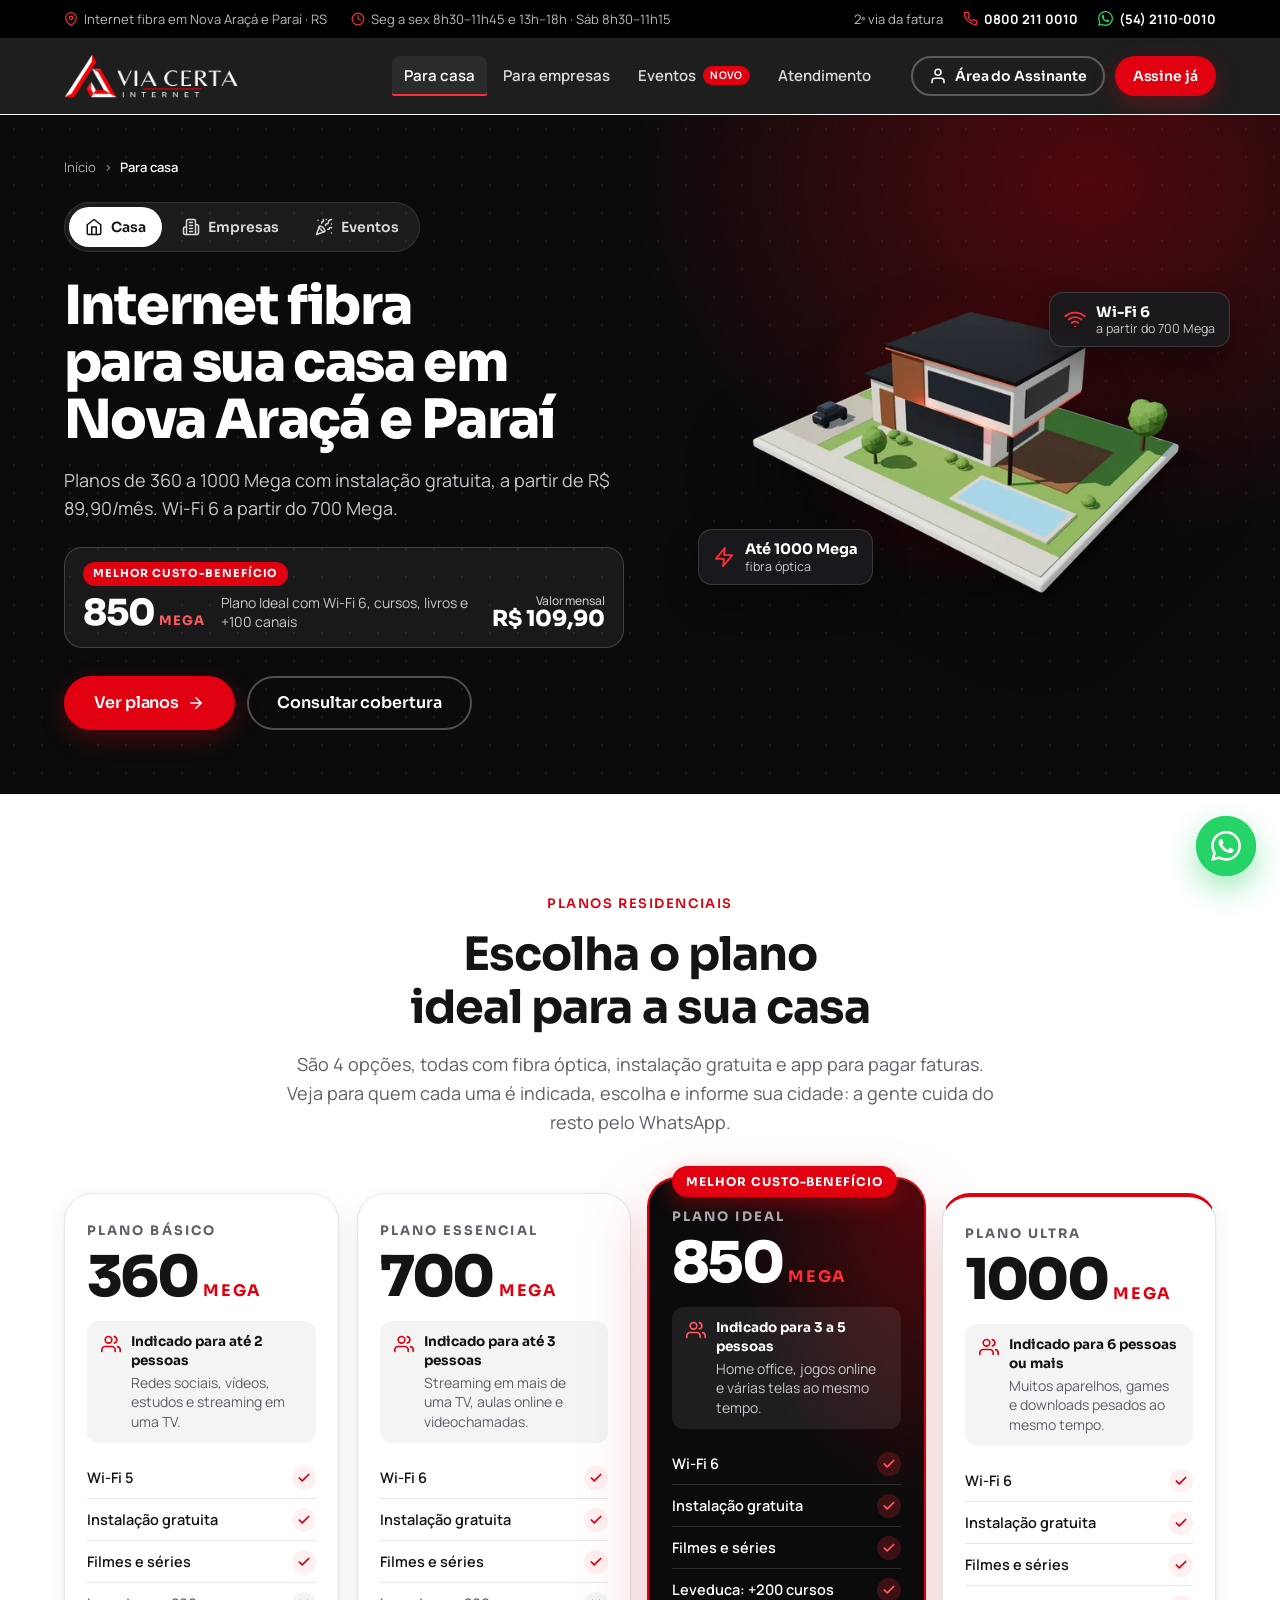
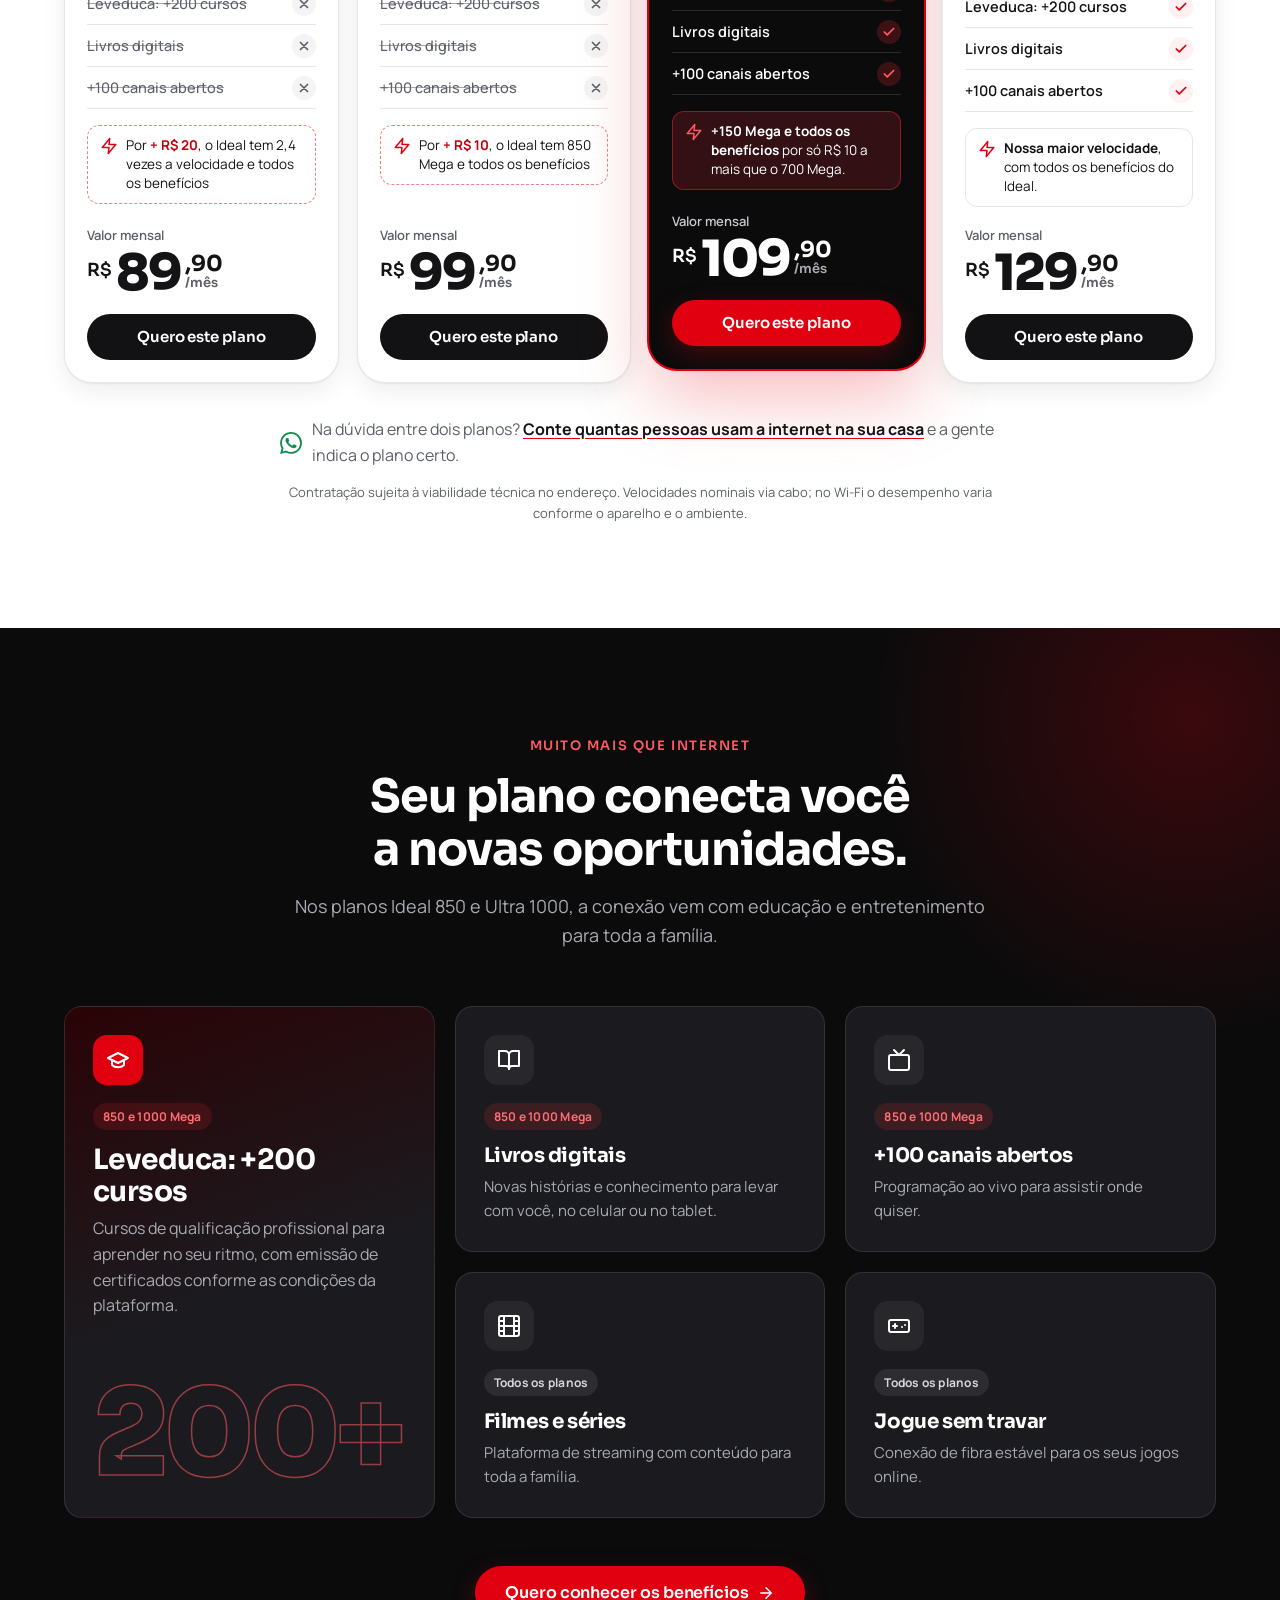
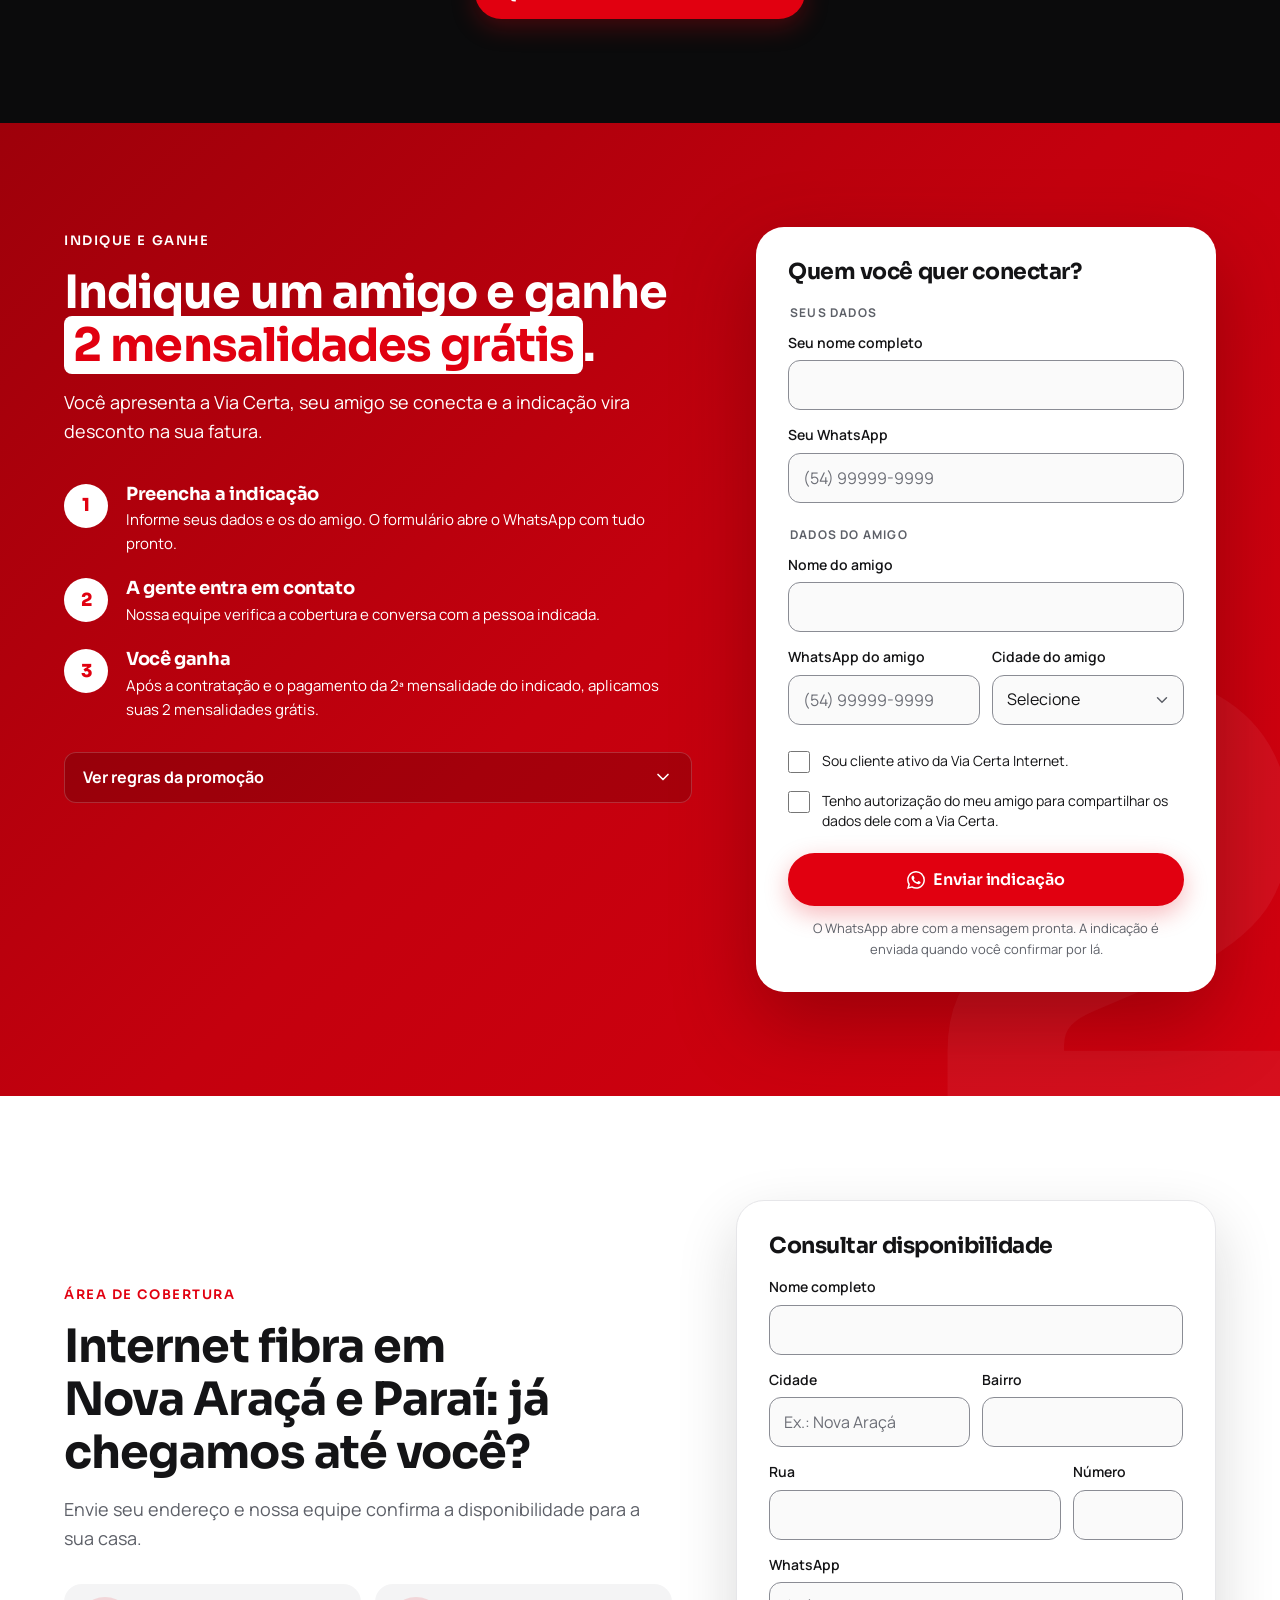
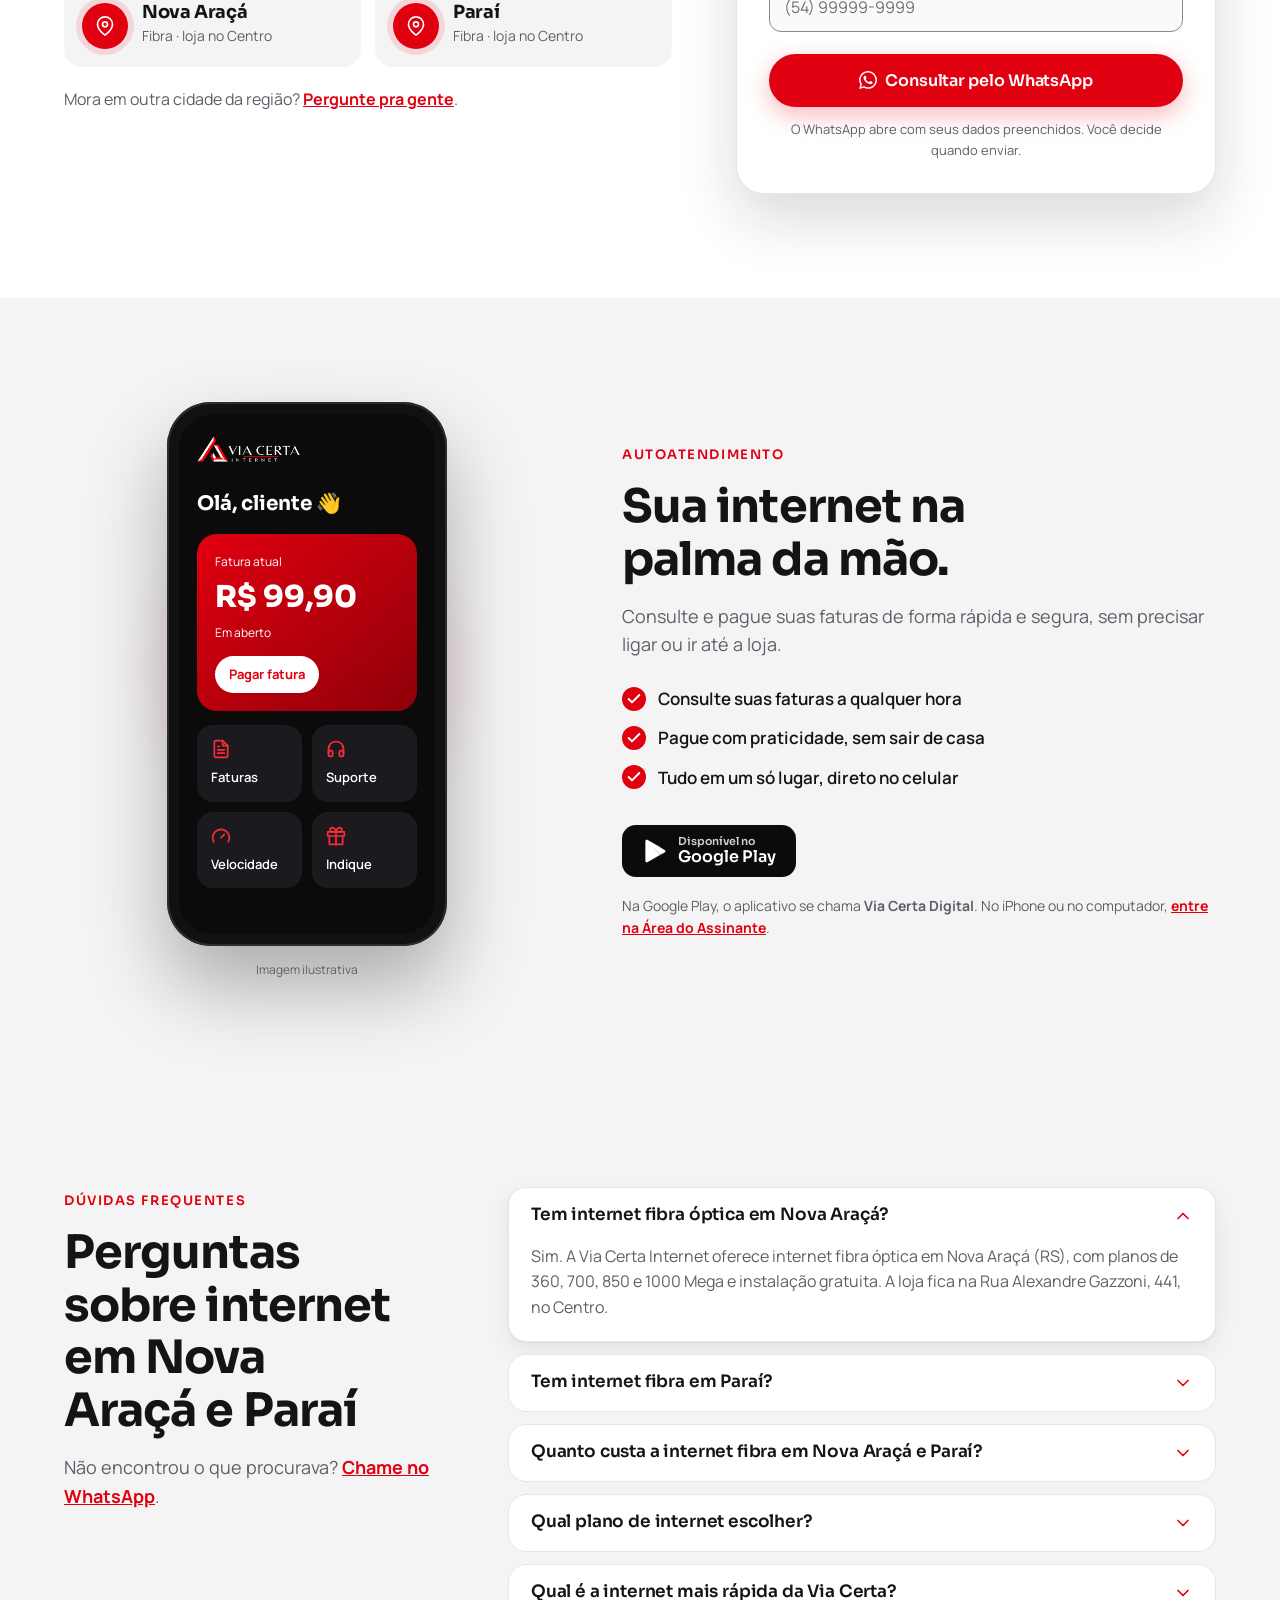
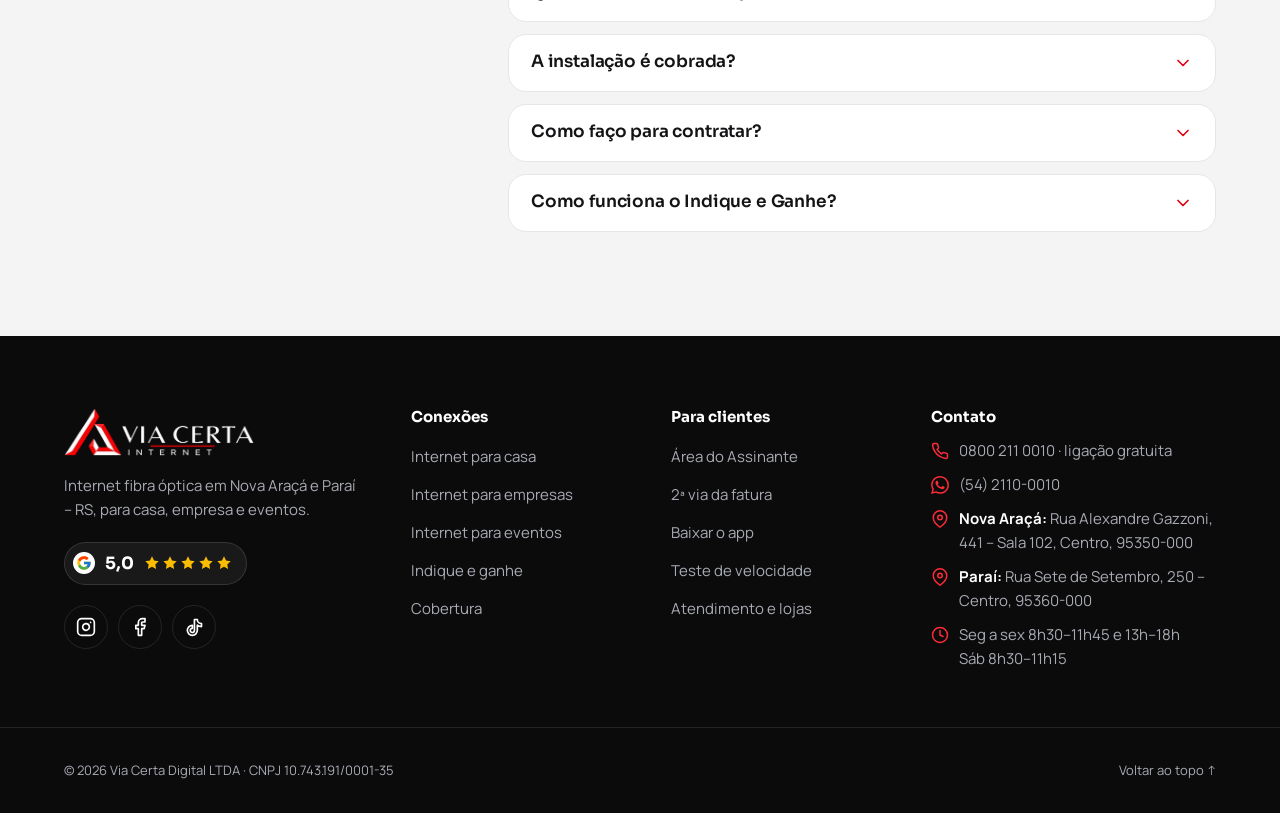
<file: residencial.html>
<!doctype html>
<html lang="pt-BR">
<head>
  <meta charset="utf-8">
  <meta name="viewport" content="width=device-width, initial-scale=1, viewport-fit=cover">
  <title>Planos de internet fibra em Nova Araçá e Paraí | Via Certa</title>
  <meta name="description" content="Internet fibra para casa em Nova Araçá e Paraí (RS): 4 planos de 360 a 1000 Mega, a partir de R$ 89,90. Ideal 850 Mega por R$ 109,90/mês. Instalação grátis.">
  <meta name="robots" content="index, follow, max-image-preview:large, max-snippet:-1">
  <!-- Quando o domínio estiver definido, adicione: <link rel="canonical" href="https://SEU-DOMINIO.com.br/ESTA-PAGINA"> -->
  <meta name="theme-color" content="#0b0b0c">
  <meta name="geo.region" content="BR-RS">
  <meta name="geo.placename" content="Nova Araçá">
  <meta name="geo.position" content="-28.6588;-51.7441">
  <meta name="ICBM" content="-28.6588, -51.7441">

  <meta property="og:type" content="website">
  <meta property="og:locale" content="pt_BR">
  <meta property="og:site_name" content="Via Certa Internet">
  <meta property="og:title" content="Planos de internet fibra em Nova Araçá e Paraí | Via Certa">
  <meta property="og:description" content="Internet fibra para casa em Nova Araçá e Paraí (RS): 4 planos de 360 a 1000 Mega, a partir de R$ 89,90. Ideal 850 Mega por R$ 109,90/mês. Instalação grátis.">
  <meta property="og:image" content="assets/img/og-image.jpg">
  <meta property="og:image:width" content="1200">
  <meta property="og:image:height" content="630">
  <meta name="twitter:card" content="summary_large_image">

  <link rel="icon" type="image/png" href="assets/img/favicon.png">
  <link rel="apple-touch-icon" href="assets/img/apple-touch-icon.png">
  <link rel="manifest" href="site.webmanifest">

  <link rel="preload" href="assets/fonts/sora-latin.woff2" as="font" type="font/woff2" crossorigin>
  <link rel="preload" href="assets/fonts/manrope-latin.woff2" as="font" type="font/woff2" crossorigin>
  <link rel="stylesheet" href="assets/css/style.css">

  <script type="application/ld+json">
  {
    "@context": "https://schema.org",
    "@graph": [
      {
        "@type": "LocalBusiness",
        "@id": "./#empresa",
        "name": "Via Certa Internet",
        "telephone": "+55-800-211-0010",
        "address": {
          "@type": "PostalAddress",
          "streetAddress": "Rua Alexandre Gazzoni, 441, Sala 102",
          "addressLocality": "Nova Araçá",
          "addressRegion": "RS",
          "postalCode": "95350-000",
          "addressCountry": "BR"
        },
        "url": "./"
      },
      {
        "@type": "LocalBusiness",
        "@id": "./#loja-parai",
        "additionalType": "https://www.wikidata.org/wiki/Q11371",
        "name": "Via Certa Internet - Paraí",
        "parentOrganization": {
          "@id": "./#empresa"
        },
        "telephone": "+55-800-211-0010",
        "address": {
          "@type": "PostalAddress",
          "streetAddress": "Rua Sete de Setembro, 250",
          "addressLocality": "Paraí",
          "addressRegion": "RS",
          "postalCode": "95360-000",
          "addressCountry": "BR"
        },
        "geo": {
          "@type": "GeoCoordinates",
          "latitude": -28.5976865,
          "longitude": -51.7862298
        },
        "areaServed": {
          "@type": "City",
          "name": "Paraí",
          "sameAs": [
            "https://www.wikidata.org/wiki/Q1757405",
            "https://pt.wikipedia.org/wiki/Para%C3%AD"
          ]
        },
        "openingHoursSpecification": [
          {
            "@type": "OpeningHoursSpecification",
            "dayOfWeek": [
              "Monday",
              "Tuesday",
              "Wednesday",
              "Thursday",
              "Friday"
            ],
            "opens": "08:30",
            "closes": "11:45"
          },
          {
            "@type": "OpeningHoursSpecification",
            "dayOfWeek": [
              "Monday",
              "Tuesday",
              "Wednesday",
              "Thursday",
              "Friday"
            ],
            "opens": "13:00",
            "closes": "18:00"
          },
          {
            "@type": "OpeningHoursSpecification",
            "dayOfWeek": "Saturday",
            "opens": "08:30",
            "closes": "11:15"
          }
        ],
        "image": "assets/img/og-image.jpg",
        "priceRange": "R$ 89,90 - R$ 129,90",
        "url": "atendimento.html#loja-parai"
      },
      {
        "@type": "BreadcrumbList",
        "itemListElement": [
          {
            "@type": "ListItem",
            "position": 1,
            "name": "Início",
            "item": "./"
          },
          {
            "@type": "ListItem",
            "position": 2,
            "name": "Internet para casa",
            "item": "residencial.html"
          }
        ]
      },
      {
        "@type": "Service",
        "@id": "residencial.html#servico",
        "name": "Internet fibra residencial em Nova Araçá e Paraí",
        "serviceType": "Internet banda larga por fibra óptica",
        "provider": {
          "@id": "./#empresa"
        },
        "areaServed": [
          {
            "@type": "City",
            "name": "Nova Araçá",
            "sameAs": [
              "https://www.wikidata.org/wiki/Q1757678",
              "https://pt.wikipedia.org/wiki/Nova_Ara%C3%A7%C3%A1"
            ]
          },
          {
            "@type": "City",
            "name": "Paraí",
            "sameAs": [
              "https://www.wikidata.org/wiki/Q1757405",
              "https://pt.wikipedia.org/wiki/Para%C3%AD"
            ]
          }
        ],
        "hasOfferCatalog": {
          "@type": "OfferCatalog",
          "name": "Planos de internet fibra residencial",
          "itemListElement": [
            {
              "@type": "Offer",
              "name": "Plano Básico 360 Mega",
              "description": "Internet fibra 360 Mega com Wi-Fi 5, streaming de filmes e séries, app de faturas e instalação gratuita. Indicado para até 2 pessoas.",
              "price": "89.90",
              "priceCurrency": "BRL",
              "priceSpecification": {
                "@type": "UnitPriceSpecification",
                "price": "89.90",
                "priceCurrency": "BRL",
                "unitText": "mês",
                "referenceQuantity": {
                  "@type": "QuantitativeValue",
                  "value": 1,
                  "unitCode": "MON"
                }
              },
              "availability": "https://schema.org/InStock",
              "seller": {
                "@id": "./#empresa"
              },
              "itemOffered": {
                "@type": "Service",
                "name": "Internet fibra 360 Mega"
              }
            },
            {
              "@type": "Offer",
              "name": "Plano Essencial 700 Mega",
              "description": "Internet fibra 700 Mega com Wi-Fi 6, streaming de filmes e séries, app de faturas e instalação gratuita. Indicado para até 3 pessoas.",
              "price": "99.90",
              "priceCurrency": "BRL",
              "priceSpecification": {
                "@type": "UnitPriceSpecification",
                "price": "99.90",
                "priceCurrency": "BRL",
                "unitText": "mês",
                "referenceQuantity": {
                  "@type": "QuantitativeValue",
                  "value": 1,
                  "unitCode": "MON"
                }
              },
              "availability": "https://schema.org/InStock",
              "seller": {
                "@id": "./#empresa"
              },
              "itemOffered": {
                "@type": "Service",
                "name": "Internet fibra 700 Mega"
              }
            },
            {
              "@type": "Offer",
              "name": "Plano Ideal 850 Mega",
              "description": "Internet fibra 850 Mega com Wi-Fi 6, Leveduca (+200 cursos), livros digitais, +100 canais abertos, streaming e instalação gratuita. Plano de melhor custo-benefício, indicado para 3 a 5 pessoas, home office e jogos.",
              "price": "109.90",
              "priceCurrency": "BRL",
              "priceSpecification": {
                "@type": "UnitPriceSpecification",
                "price": "109.90",
                "priceCurrency": "BRL",
                "unitText": "mês",
                "referenceQuantity": {
                  "@type": "QuantitativeValue",
                  "value": 1,
                  "unitCode": "MON"
                }
              },
              "availability": "https://schema.org/InStock",
              "seller": {
                "@id": "./#empresa"
              },
              "itemOffered": {
                "@type": "Service",
                "name": "Internet fibra 850 Mega"
              }
            },
            {
              "@type": "Offer",
              "name": "Plano Ultra 1000 Mega",
              "description": "Internet fibra 1000 Mega com Wi-Fi 6, Leveduca, livros digitais, +100 canais abertos, streaming e instalação gratuita. Indicado para 6 pessoas ou mais.",
              "price": "129.90",
              "priceCurrency": "BRL",
              "priceSpecification": {
                "@type": "UnitPriceSpecification",
                "price": "129.90",
                "priceCurrency": "BRL",
                "unitText": "mês",
                "referenceQuantity": {
                  "@type": "QuantitativeValue",
                  "value": 1,
                  "unitCode": "MON"
                }
              },
              "availability": "https://schema.org/InStock",
              "seller": {
                "@id": "./#empresa"
              },
              "itemOffered": {
                "@type": "Service",
                "name": "Internet fibra 1000 Mega"
              }
            }
          ]
        }
      },
      {
        "@type": "FAQPage",
        "@id": "residencial.html#duvidas",
        "inLanguage": "pt-BR",
        "mainEntity": [
          {
            "@type": "Question",
            "name": "Tem internet fibra óptica em Nova Araçá?",
            "acceptedAnswer": {
              "@type": "Answer",
              "text": "Sim. A Via Certa Internet oferece internet fibra óptica em Nova Araçá (RS), com planos de 360, 700, 850 e 1000 Mega e instalação gratuita. A loja fica na Rua Alexandre Gazzoni, 441, no Centro."
            }
          },
          {
            "@type": "Question",
            "name": "Tem internet fibra em Paraí?",
            "acceptedAnswer": {
              "@type": "Answer",
              "text": "Sim. A Via Certa também leva internet fibra óptica para Paraí (RS), com os mesmos planos de até 1000 Mega, e tem loja na Rua Sete de Setembro, 250, no Centro. A disponibilidade no seu endereço é confirmada pelo WhatsApp (54) 2110-0010."
            }
          },
          {
            "@type": "Question",
            "name": "Quanto custa a internet fibra em Nova Araçá e Paraí?",
            "acceptedAnswer": {
              "@type": "Answer",
              "text": "Os planos da Via Certa custam R$ 89,90 por mês (Básico 360 Mega), R$ 99,90 (Essencial 700 Mega), R$ 109,90 (Ideal 850 Mega) e R$ 129,90 (Ultra 1000 Mega). Todos têm instalação gratuita, e os de 700, 850 e 1000 Mega vêm com Wi-Fi 6."
            }
          },
          {
            "@type": "Question",
            "name": "Qual plano de internet escolher?",
            "acceptedAnswer": {
              "@type": "Answer",
              "text": "Depende de quantas pessoas usam a internet na casa. O Básico 360 Mega é indicado para até 2 pessoas, o Essencial 700 Mega para até 3, o Ideal 850 Mega para 3 a 5 pessoas e o Ultra 1000 Mega para 6 pessoas ou mais. O Ideal 850 tem o melhor custo-benefício: por R$ 10 a mais que o 700 Mega, traz 150 Mega a mais, Leveduca, livros digitais e mais de 100 canais abertos."
            }
          },
          {
            "@type": "Question",
            "name": "Qual é a internet mais rápida da Via Certa?",
            "acceptedAnswer": {
              "@type": "Answer",
              "text": "O plano Ultra, de 1000 Mega, por R$ 129,90 por mês. Ele inclui os cursos da Leveduca, livros digitais, streaming e mais de 100 canais abertos."
            }
          },
          {
            "@type": "Question",
            "name": "A instalação é cobrada?",
            "acceptedAnswer": {
              "@type": "Answer",
              "text": "Não. A instalação é gratuita nos planos residenciais, sujeita à viabilidade técnica do endereço."
            }
          },
          {
            "@type": "Question",
            "name": "Como faço para contratar?",
            "acceptedAnswer": {
              "@type": "Answer",
              "text": "Escolha um plano, toque em “Quero este plano” e informe sua cidade. O WhatsApp abre com a mensagem pronta, nossa equipe confirma a cobertura no seu endereço e agenda a instalação."
            }
          },
          {
            "@type": "Question",
            "name": "Como funciona o Indique e Ganhe?",
            "acceptedAnswer": {
              "@type": "Answer",
              "text": "Clientes ativos indicam amigos pelo formulário do site. Quando o amigo contrata e paga a 2ª mensalidade, quem indicou ganha 2 mensalidades grátis."
            }
          }
        ]
      }
    ]
  }
  </script>

  <script src="assets/js/config.js" defer></script>
  <script src="assets/js/main.js" defer></script>
</head>
<body>

  <!-- Ícones (usados com <use href="#i-nome">) -->
  <svg width="0" height="0" style="position:absolute" aria-hidden="true" focusable="false">
  <defs>
    <symbol id="i-wifi" viewBox="0 0 24 24"><path d="M5 12.55a11 11 0 0 1 14.08 0"/><path d="M1.42 9a16 16 0 0 1 21.16 0"/><path d="M8.53 16.11a6 6 0 0 1 6.95 0"/><path d="M12 20h.01"/></symbol>
    <symbol id="i-receipt" viewBox="0 0 24 24"><path d="M14 2H6a2 2 0 0 0-2 2v16a2 2 0 0 0 2 2h12a2 2 0 0 0 2-2V8z"/><path d="M14 2v6h6"/><path d="M16 13H8"/><path d="M16 17H8"/><path d="M10 9H8"/></symbol>
    <symbol id="i-user" viewBox="0 0 24 24"><path d="M20 21v-2a4 4 0 0 0-4-4H8a4 4 0 0 0-4 4v2"/><circle cx="12" cy="7" r="4"/></symbol>
    <symbol id="i-users" viewBox="0 0 24 24"><path d="M17 21v-2a4 4 0 0 0-4-4H5a4 4 0 0 0-4 4v2"/><circle cx="9" cy="7" r="4"/><path d="M23 21v-2a4 4 0 0 0-3-3.87M16 3.13a4 4 0 0 1 0 7.75"/></symbol>
    <symbol id="i-headset" viewBox="0 0 24 24"><path d="M3 18v-6a9 9 0 0 1 18 0v6"/><path d="M21 19a2 2 0 0 1-2 2h-1a2 2 0 0 1-2-2v-3a2 2 0 0 1 2-2h3zM3 19a2 2 0 0 0 2 2h1a2 2 0 0 0 2-2v-3a2 2 0 0 0-2-2H3z"/></symbol>
    <symbol id="i-gauge" viewBox="0 0 24 24"><path d="m12 14 4-4"/><path d="M3.34 19a10 10 0 1 1 17.32 0"/></symbol>
    <symbol id="i-pin" viewBox="0 0 24 24"><path d="M21 10c0 7-9 13-9 13s-9-6-9-13a9 9 0 0 1 18 0z"/><circle cx="12" cy="10" r="3"/></symbol>
    <symbol id="i-gift" viewBox="0 0 24 24"><path d="M20 12v10H4V12"/><path d="M2 7h20v5H2z"/><path d="M12 22V7"/><path d="M12 7H7.5a2.5 2.5 0 0 1 0-5C11 2 12 7 12 7z"/><path d="M12 7h4.5a2.5 2.5 0 0 0 0-5C13 2 12 7 12 7z"/></symbol>
    <symbol id="i-check" viewBox="0 0 24 24"><path d="M20 6 9 17l-5-5"/></symbol>
    <symbol id="i-star" viewBox="0 0 24 24"><path fill="currentColor" stroke="none" d="m12 2 3.09 6.26L22 9.27l-5 4.87 1.18 6.88L12 17.77l-6.18 3.25L7 14.14 2 9.27l6.91-1.01z"/></symbol>
    <symbol id="i-tv" viewBox="0 0 24 24"><rect x="2" y="7" width="20" height="15" rx="2"/><path d="m17 2-5 5-5-5"/></symbol>
    <symbol id="i-film" viewBox="0 0 24 24"><rect x="2" y="2" width="20" height="20" rx="2.18"/><path d="M7 2v20M17 2v20M2 12h20M2 7h5M2 17h5M17 17h5M17 7h5"/></symbol>
    <symbol id="i-book" viewBox="0 0 24 24"><path d="M2 3h6a4 4 0 0 1 4 4v14a3 3 0 0 0-3-3H2z"/><path d="M22 3h-6a4 4 0 0 0-4 4v14a3 3 0 0 1 3-3h7z"/></symbol>
    <symbol id="i-cap" viewBox="0 0 24 24"><path d="M22 10 12 5 2 10l10 5 10-5z"/><path d="M6 12v5c3 3 9 3 12 0v-5"/></symbol>
    <symbol id="i-game" viewBox="0 0 24 24"><path d="M6 12h4M8 10v4M15 13h.01M18 11h.01"/><rect x="2" y="6" width="20" height="12" rx="2"/></symbol>
    <symbol id="i-phone" viewBox="0 0 24 24"><path d="M22 16.92v3a2 2 0 0 1-2.18 2 19.79 19.79 0 0 1-8.63-3.07 19.5 19.5 0 0 1-6-6 19.79 19.79 0 0 1-3.07-8.67A2 2 0 0 1 4.11 2h3a2 2 0 0 1 2 1.72c.13.96.36 1.9.7 2.81a2 2 0 0 1-.45 2.11L8.09 9.91a16 16 0 0 0 6 6l1.27-1.27a2 2 0 0 1 2.11-.45c.91.34 1.85.57 2.81.7A2 2 0 0 1 22 16.92z"/></symbol>
    <symbol id="i-clock" viewBox="0 0 24 24"><circle cx="12" cy="12" r="10"/><path d="M12 6v6l4 2"/></symbol>
    <symbol id="i-arrow" viewBox="0 0 24 24"><path d="M5 12h14M12 5l7 7-7 7"/></symbol>
    <symbol id="i-left" viewBox="0 0 24 24"><path d="m15 18-6-6 6-6"/></symbol>
    <symbol id="i-right" viewBox="0 0 24 24"><path d="m9 18 6-6-6-6"/></symbol>
    <symbol id="i-down" viewBox="0 0 24 24"><path d="m6 9 6 6 6-6"/></symbol>
    <symbol id="i-menu" viewBox="0 0 24 24"><path d="M3 6h18M3 12h18M3 18h18"/></symbol>
    <symbol id="i-x" viewBox="0 0 24 24"><path d="M18 6 6 18M6 6l12 12"/></symbol>
    <symbol id="i-home" viewBox="0 0 24 24"><path d="m3 9 9-7 9 7v11a2 2 0 0 1-2 2H5a2 2 0 0 1-2-2z"/><path d="M9 22V12h6v10"/></symbol>
    <symbol id="i-building" viewBox="0 0 24 24"><path d="M6 22V4a2 2 0 0 1 2-2h8a2 2 0 0 1 2 2v18z"/><path d="M6 12H4a2 2 0 0 0-2 2v6a2 2 0 0 0 2 2h2"/><path d="M18 9h2a2 2 0 0 1 2 2v9a2 2 0 0 1-2 2h-2"/><path d="M10 6h4M10 10h4M10 14h4M10 18h4"/></symbol>
    <symbol id="i-party" viewBox="0 0 24 24"><path d="M5.8 11.3 2 22l10.7-3.79"/><path d="M4 3h.01M22 8h.01M15 2h.01M22 20h.01"/><path d="m22 2-2.24.75a2.9 2.9 0 0 0-1.96 3.12c.1.86-.57 1.63-1.45 1.63h-.38c-.86 0-1.6.6-1.76 1.44L14 10"/><path d="m22 13-.82-.33c-.86-.34-1.82.2-1.98 1.11-.11.7-.72 1.22-1.43 1.22H17"/><path d="m11 2 .33.82c.34.86-.2 1.82-1.11 1.98C9.52 4.9 9 5.52 9 6.23V7"/><path d="M11 13c1.93 1.93 2.83 4.17 2 5-.83.83-3.07-.07-5-2-1.93-1.93-2.83-4.17-2-5 .83-.83 3.07.07 5 2z"/></symbol>
    <symbol id="i-briefcase" viewBox="0 0 24 24"><rect x="2" y="7" width="20" height="14" rx="2"/><path d="M16 21V5a2 2 0 0 0-2-2h-4a2 2 0 0 0-2 2v16"/></symbol>
    <symbol id="i-store" viewBox="0 0 24 24"><path d="M3 9 4.5 4h15L21 9"/><path d="M4 9v11h16V9"/><path d="M3 9h18"/><path d="M9 20v-6h6v6"/></symbol>
    <symbol id="i-laptop" viewBox="0 0 24 24"><rect x="3" y="4" width="18" height="12" rx="2"/><path d="M2 20h20"/></symbol>
    <symbol id="i-factory" viewBox="0 0 24 24"><path d="M2 20V9l6 4V9l6 4V4h8v16z"/><path d="M6 17h.01M10 17h.01M14 17h.01M18 17h.01"/></symbol>
    <symbol id="i-card" viewBox="0 0 24 24"><rect x="2" y="5" width="20" height="14" rx="2"/><path d="M2 10h20M6 15h4"/></symbol>
    <symbol id="i-video" viewBox="0 0 24 24"><path d="m22 8-6 4 6 4z"/><rect x="2" y="6" width="14" height="12" rx="2"/></symbol>
    <symbol id="i-signal" viewBox="0 0 24 24"><path d="M2 20h.01M7 20v-4M12 20v-8M17 20V8M22 4v16"/></symbol>
    <symbol id="i-activity" viewBox="0 0 24 24"><path d="M22 12h-4l-3 9L9 3l-3 9H2"/></symbol>
    <symbol id="i-clipboard" viewBox="0 0 24 24"><rect x="8" y="2" width="8" height="4" rx="1"/><path d="M16 4h2a2 2 0 0 1 2 2v14a2 2 0 0 1-2 2H6a2 2 0 0 1-2-2V6a2 2 0 0 1 2-2h2"/><path d="m9 14 2 2 4-4"/></symbol>
    <symbol id="i-wrench" viewBox="0 0 24 24"><path d="M14.7 6.3a1 1 0 0 0 0 1.4l1.6 1.6a1 1 0 0 0 1.4 0l3.77-3.77a6 6 0 0 1-7.94 7.94l-6.91 6.91a2.12 2.12 0 0 1-3-3l6.91-6.91a6 6 0 0 1 7.94-7.94l-3.76 3.76z"/></symbol>
    <symbol id="i-shield" viewBox="0 0 24 24"><path d="M12 22s8-4 8-10V5l-8-3-8 3v7c0 6 8 10 8 10z"/><path d="m9 12 2 2 4-4"/></symbol>
    <symbol id="i-calendar" viewBox="0 0 24 24"><rect x="3" y="4" width="18" height="18" rx="2"/><path d="M16 2v4M8 2v4M3 10h18"/></symbol>
    <symbol id="i-heart" viewBox="0 0 24 24"><path d="M19 14c1.49-1.46 3-3.21 3-5.5A5.5 5.5 0 0 0 16.5 3c-1.76 0-3 .5-4.5 2-1.5-1.5-2.74-2-4.5-2A5.5 5.5 0 0 0 2 8.5c0 2.3 1.5 4.05 3 5.5l7 7z"/></symbol>
    <symbol id="i-trophy" viewBox="0 0 24 24"><path d="M6 9H4.5a2.5 2.5 0 0 1 0-5H6"/><path d="M18 9h1.5a2.5 2.5 0 0 0 0-5H18"/><path d="M4 22h16"/><path d="M10 14.66V17c0 .55-.47.98-.97 1.21C7.85 18.75 7 20.24 7 22"/><path d="M14 14.66V17c0 .55.47.98.97 1.21C16.15 18.75 17 20.24 17 22"/><path d="M18 2H6v7a6 6 0 0 0 12 0z"/></symbol>
    <symbol id="i-music" viewBox="0 0 24 24"><path d="M9 18V5l12-2v13"/><circle cx="6" cy="18" r="3"/><circle cx="18" cy="16" r="3"/></symbol>
    <symbol id="i-mic" viewBox="0 0 24 24"><path d="M12 2a3 3 0 0 0-3 3v7a3 3 0 0 0 6 0V5a3 3 0 0 0-3-3z"/><path d="M19 10v2a7 7 0 0 1-14 0v-2"/><path d="M12 19v3"/></symbol>
    <symbol id="i-mobile" viewBox="0 0 24 24"><rect x="5" y="2" width="14" height="20" rx="2"/><path d="M12 18h.01"/></symbol>
    <symbol id="i-zap" viewBox="0 0 24 24"><path d="M13 2 3 14h9l-1 8 10-12h-9z"/></symbol>
    <symbol id="i-wallet" viewBox="0 0 24 24"><path d="M21 12V7H5a2 2 0 0 1 0-4h14v4"/><path d="M3 5v14a2 2 0 0 0 2 2h16v-5"/><path d="M18 12a2 2 0 0 0 0 4h4v-4z"/></symbol>
    <symbol id="i-bag" viewBox="0 0 24 24"><path d="M6 2 3 6v14a2 2 0 0 0 2 2h14a2 2 0 0 0 2-2V6l-3-4z"/><path d="M3 6h18"/><path d="M16 10a4 4 0 0 1-8 0"/></symbol>
    <symbol id="i-external" viewBox="0 0 24 24"><path d="M18 13v6a2 2 0 0 1-2 2H5a2 2 0 0 1-2-2V8a2 2 0 0 1 2-2h6"/><path d="M15 3h6v6M10 14 21 3"/></symbol>
    <symbol id="i-whatsapp" viewBox="0 0 24 24"><path fill="currentColor" stroke="none" d="M17.47 14.38c-.3-.15-1.76-.87-2.03-.97-.27-.1-.47-.15-.67.15-.2.3-.77.97-.94 1.16-.17.2-.35.22-.64.08-.3-.15-1.26-.47-2.39-1.48-.88-.79-1.48-1.76-1.65-2.06-.17-.3-.02-.46.13-.6.13-.14.3-.35.45-.52.15-.18.2-.3.3-.5.1-.2.05-.37-.03-.52-.07-.15-.67-1.61-.91-2.2-.24-.58-.49-.5-.67-.51h-.57c-.2 0-.52.07-.79.37-.27.3-1.04 1.02-1.04 2.48s1.06 2.88 1.21 3.07c.15.2 2.1 3.2 5.08 4.49.71.31 1.26.49 1.7.63.71.22 1.36.19 1.87.12.57-.09 1.76-.72 2-1.41.25-.7.25-1.29.18-1.41-.08-.13-.28-.2-.57-.35zM12.05 21.79h-.01a9.87 9.87 0 0 1-5.03-1.38l-.36-.21-3.74.98 1-3.65-.24-.37a9.86 9.86 0 0 1-1.51-5.26c0-5.45 4.44-9.88 9.89-9.88 2.64 0 5.12 1.03 6.99 2.9a9.83 9.83 0 0 1 2.89 6.99c0 5.45-4.44 9.88-9.88 9.88zm8.41-18.3A11.82 11.82 0 0 0 12.05 0C5.5 0 .16 5.34.16 11.89c0 2.1.55 4.14 1.59 5.95L.06 24l6.3-1.65a11.88 11.88 0 0 0 5.68 1.45h.01c6.55 0 11.89-5.34 11.89-11.89a11.82 11.82 0 0 0-3.48-8.41z"/></symbol>
    <symbol id="i-instagram" viewBox="0 0 24 24"><rect x="2" y="2" width="20" height="20" rx="5"/><path d="M16 11.37A4 4 0 1 1 12.63 8 4 4 0 0 1 16 11.37zM17.5 6.5h.01"/></symbol>
    <symbol id="i-facebook" viewBox="0 0 24 24"><path d="M18 2h-3a5 5 0 0 0-5 5v3H7v4h3v8h4v-8h3l1-4h-4V7a1 1 0 0 1 1-1h3z"/></symbol>
    <symbol id="i-tiktok" viewBox="0 0 24 24"><path d="M16 3a5 5 0 0 0 5 5v3.5a8.5 8.5 0 0 1-5-1.6V16a6 6 0 1 1-6-6v3.6A2.5 2.5 0 1 0 12.5 16V3z"/></symbol>
    <symbol id="i-play" viewBox="0 0 24 24"><path fill="currentColor" stroke="none" d="M3.6 1.8c-.3.3-.5.8-.5 1.4v17.6c0 .6.2 1.1.5 1.4l.1.1 9.9-9.9v-.2L3.7 1.7zM16.9 15.6l-3.3-3.3v-.2l3.3-3.3.1.04 3.9 2.2c1.1.6 1.1 1.7 0 2.3l-3.9 2.2zM17 15.5 13.6 12 3.6 22.2c.4.4 1 .4 1.7.05L17 15.5M17 8.5 5.3 1.8c-.7-.4-1.3-.3-1.7.1L13.6 12z"/></symbol>
    <symbol id="i-apple" viewBox="0 0 24 24"><path fill="currentColor" stroke="none" d="M16.37 12.6c-.02-2.34 1.91-3.47 2-3.52-1.09-1.6-2.79-1.82-3.39-1.84-1.44-.15-2.82.85-3.55.85-.73 0-1.86-.83-3.06-.81-1.57.02-3.02.92-3.83 2.33-1.64 2.84-.42 7.04 1.17 9.35.78 1.13 1.71 2.39 2.93 2.35 1.18-.05 1.62-.76 3.04-.76 1.42 0 1.82.76 3.06.73 1.27-.02 2.07-1.15 2.84-2.29.9-1.31 1.27-2.58 1.29-2.65-.03-.01-2.47-.95-2.5-3.76zM14.04 5.72c.65-.79 1.09-1.88.97-2.97-.94.04-2.07.62-2.74 1.41-.6.7-1.13 1.81-.99 2.88 1.05.08 2.12-.53 2.76-1.32z"/></symbol>
    <symbol id="i-google" viewBox="0 0 48 48"><path fill="#FFC107" stroke="none" d="M43.61 20.08H42V20H24v8h11.3c-1.65 4.66-6.08 8-11.3 8-6.63 0-12-5.37-12-12s5.37-12 12-12c3.06 0 5.84 1.15 7.96 3.04l5.66-5.66C34.05 6.05 29.27 4 24 4 12.95 4 4 12.95 4 24s8.95 20 20 20 20-8.95 20-20c0-1.34-.14-2.65-.39-3.92z"/><path fill="#FF3D00" stroke="none" d="m6.31 14.69 6.57 4.82C14.66 15.11 18.96 12 24 12c3.06 0 5.84 1.15 7.96 3.04l5.66-5.66C34.05 6.05 29.27 4 24 4 16.32 4 9.66 8.34 6.31 14.69z"/><path fill="#4CAF50" stroke="none" d="M24 44c5.17 0 9.86-1.98 13.41-5.19l-6.19-5.24A11.91 11.91 0 0 1 24 36c-5.2 0-9.62-3.32-11.28-7.95l-6.52 5.03C9.5 39.56 16.23 44 24 44z"/><path fill="#1976D2" stroke="none" d="M43.61 20.08H42V20H24v8h11.3a12.04 12.04 0 0 1-4.09 5.57l6.19 5.24C36.97 39.2 44 34 44 24c0-1.34-.14-2.65-.39-3.92z"/></symbol>
  </defs>
  </svg>
  <a class="skip-link" href="#conteudo">Pular para o conteúdo</a>

  <!-- ===== CABEÇALHO (igual em todas as páginas) ===== -->
  <header class="site-header" id="topo">
    <div class="topbar">
      <div class="container topbar__inner">
        <p class="topbar__item"><svg class="i" aria-hidden="true"><use href="#i-pin"/></svg> Internet fibra em Nova Araçá e Paraí · RS</p>
        <p class="topbar__item topbar__hide-sm"><svg class="i" aria-hidden="true"><use href="#i-clock"/></svg> Seg a sex 8h30–11h45 e 13h–18h · Sáb 8h30–11h15</p>
        <div class="topbar__links">
          <a href="#" data-link="segundaVia">2ª via da fatura</a>
          <a href="tel:08002110010" class="topbar__tel"><svg class="i" aria-hidden="true"><use href="#i-phone"/></svg> 0800 211 0010</a>
          <a href="https://wa.me/555421100010" data-wa="Olá! Vim pelo site da Via Certa Internet e gostaria de atendimento. Sou de {cidade}." data-wa-ctx="geral" target="_blank" rel="noopener" class="topbar__wa"><svg class="i" aria-hidden="true"><use href="#i-whatsapp"/></svg> (54) 2110-0010</a>
        </div>
      </div>
    </div>

    <div class="navbar">
      <div class="container navbar__inner">
        <a href="./" class="brand" aria-label="Via Certa Internet - página inicial">
          <picture>
            <source type="image/webp" srcset="assets/img/logo-branco.webp">
            <img src="assets/img/logo-branco.png" alt="Via Certa Internet" width="400" height="101" fetchpriority="high">
          </picture>
        </a>

        <nav class="nav" id="menu" aria-label="Menu principal">
          <ul class="nav__list">
            <li><a href="residencial.html" aria-current="page">Para casa</a></li>
            <li><a href="empresas.html">Para empresas</a></li>
            <li><a href="eventos.html">Eventos <span class="nav__new">Novo</span></a></li>
            <li><a href="atendimento.html">Atendimento</a></li>
          </ul>
          <div class="nav__mobile-extra">
            <button type="button" class="btn btn--ghost-light btn--block" data-open-cliente><svg class="i" aria-hidden="true"><use href="#i-user"/></svg> Área do Assinante</button>
            <a href="https://wa.me/555421100010" data-wa="Olá! Vim pelo site da Via Certa Internet e gostaria de atendimento. Sou de {cidade}." data-wa-ctx="geral" target="_blank" rel="noopener" class="nav__mobile-wa"><svg class="i" aria-hidden="true"><use href="#i-whatsapp"/></svg> (54) 2110-0010</a>
            <a href="tel:08002110010" class="nav__mobile-wa nav__mobile-tel"><svg class="i" aria-hidden="true"><use href="#i-phone"/></svg> 0800 211 0010</a>
          </div>
        </nav>

        <div class="navbar__actions">
          <button type="button" class="btn btn--ghost-light btn--sm navbar__cliente" data-open-cliente><svg class="i" aria-hidden="true"><use href="#i-user"/></svg><span>Área do Assinante</span></button>
          <a href="residencial.html#planos" class="btn btn--red btn--sm navbar__cta">Assine já</a>
          <button type="button" class="nav-toggle" aria-expanded="false" aria-controls="menu" aria-label="Abrir menu">
            <svg class="i i--open" aria-hidden="true"><use href="#i-menu"/></svg>
            <svg class="i i--close" aria-hidden="true"><use href="#i-x"/></svg>
          </button>
        </div>
      </div>
    </div>
  </header>

  <main id="conteudo">
    <section class="page-hero page-hero--casa">
      <div class="page-hero__bg" aria-hidden="true"></div>
      <div class="container page-hero__inner">
        <div class="page-hero__copy">
          <nav class="crumbs" aria-label="Você está em"><a href="./">Início</a><span aria-hidden="true">›</span><span aria-current="page">Para casa</span></nav>
          <nav class="seg-tabs" aria-label="Tipos de conexão"><a href="residencial.html" aria-current="page"><svg class="i" aria-hidden="true"><use href="#i-home"/></svg><span>Casa</span></a><a href="empresas.html"><svg class="i" aria-hidden="true"><use href="#i-building"/></svg><span>Empresas</span></a><a href="eventos.html"><svg class="i" aria-hidden="true"><use href="#i-party"/></svg><span>Eventos</span></a></nav>
          <h1 class="page-hero__title">Internet fibra para sua casa em Nova Araçá e Paraí</h1>
          <p class="page-hero__lead">Planos de 360 a 1000 Mega com instalação gratuita, a partir de R$ 89,90/mês. Wi-Fi 6 a partir do 700 Mega.</p>
          <a href="#plano-ideal" class="hero-offer" data-plan-jump="plano-ideal"><span class="hero-offer__tag">Melhor custo-benefício</span><span class="hero-offer__speed">850<small>Mega</small></span><span class="hero-offer__info">Plano Ideal com Wi-Fi 6, cursos, livros e +100 canais</span><span class="hero-offer__price"><small>Valor mensal</small>R$ 109,90</span></a>
          <div class="page-hero__ctas"><a href="#planos" class="btn btn--red btn--lg">Ver planos <svg class="i" aria-hidden="true"><use href="#i-arrow"/></svg></a><a href="#cobertura" class="btn btn--ghost-light btn--lg">Consultar cobertura</a></div>
        </div>
        <div class="page-hero__art"><img src="assets/img/casa-3d.webp" srcset="assets/img/casa-3d-600.webp 600w, assets/img/casa-3d.webp 1200w" sizes="(max-width: 1080px) 560px, 520px" alt="Maquete 3D de casa moderna conectada à internet fibra da Via Certa" width="1200" height="800" fetchpriority="high"><div class="art-chip art-chip--a"><svg class="i" aria-hidden="true"><use href="#i-zap"/></svg><span><strong>Até 1000 Mega</strong>fibra óptica</span></div><div class="art-chip art-chip--b"><svg class="i" aria-hidden="true"><use href="#i-wifi"/></svg><span><strong>Wi-Fi 6</strong>a partir do 700 Mega</span></div></div>
      </div>
    </section>

    <!-- ===== PLANOS ===== -->
    <section class="section plans" id="planos" aria-labelledby="planos-titulo">
      <div class="container">
        <header class="section-head">
          <p class="eyebrow">Planos residenciais</p>
          <h2 class="section-title" id="planos-titulo">Escolha o plano ideal para a sua casa</h2>
          <p class="section-lead">São 4 opções, todas com fibra óptica, instalação gratuita e app para pagar faturas. Veja para quem cada uma é indicada, escolha e informe sua cidade: a gente cuida do resto pelo WhatsApp.</p>
        </header>

        <div class="plan-switch" role="group" aria-label="Escolha a velocidade">
          <button type="button" data-plan-go="0" aria-pressed="false">360<small> Mega</small></button>
          <button type="button" data-plan-go="1" aria-pressed="false">700<small> Mega</small></button>
          <button type="button" data-plan-go="2" aria-pressed="true" class="is-best">850<small> Mega</small></button>
          <button type="button" data-plan-go="3" aria-pressed="false">1000<small> Mega</small></button>
        </div>

        <div class="plans__grid" data-plans>
          <article class="plan" id="plano-basico">
            <header class="plan__head">
              <h3 class="plan__name">Plano Básico</h3>
              <p class="plan__speed"><span class="plan__num">360</span><span class="plan__unit">Mega</span></p>
            </header>
            <div class="plan__fit"><svg class="i" aria-hidden="true"><use href="#i-users"/></svg><p><strong>Indicado para até 2 pessoas</strong>Redes sociais, vídeos, estudos e streaming em uma TV.</p></div>
            <ul class="plan__perks"><li><span>Wi-Fi 5</span><span class="plan__mark"><svg class="i" aria-hidden="true"><use href="#i-check"/></svg><span class="sr-only">incluso</span></span></li><li><span>Instalação gratuita</span><span class="plan__mark"><svg class="i" aria-hidden="true"><use href="#i-check"/></svg><span class="sr-only">incluso</span></span></li><li><span>Filmes e séries</span><span class="plan__mark"><svg class="i" aria-hidden="true"><use href="#i-check"/></svg><span class="sr-only">incluso</span></span></li><li class="is-off"><span>Leveduca: +200 cursos</span><span class="plan__mark"><svg class="i" aria-hidden="true"><use href="#i-x"/></svg><span class="sr-only">não incluso</span></span></li><li class="is-off"><span>Livros digitais</span><span class="plan__mark"><svg class="i" aria-hidden="true"><use href="#i-x"/></svg><span class="sr-only">não incluso</span></span></li><li class="is-off"><span>+100 canais abertos</span><span class="plan__mark"><svg class="i" aria-hidden="true"><use href="#i-x"/></svg><span class="sr-only">não incluso</span></span></li></ul>
            <a href="#plano-ideal" class="plan__nudge" data-plan-jump="plano-ideal"><svg class="i" aria-hidden="true"><use href="#i-zap"/></svg><span>Por <strong>+ R$ 20</strong>, o Ideal tem 2,4 vezes a velocidade e todos os benefícios</span></a>
            <div class="plan__foot">
              <div class="plan__pricing"><span class="plan__label">Valor mensal</span><p class="plan__price" aria-label="R$ 89,90 por mês"><span class="plan__currency">R$</span><span class="plan__value">89</span><span class="plan__cents">,90<small>/mês</small></span></p></div>
              <a href="https://wa.me/555421100010" data-wa="Olá! Quero contratar o plano BÁSICO 360 Mega por R$ 89,90/mês em {cidade}." data-wa-ctx="casa" target="_blank" rel="noopener" class="btn btn--dark btn--block">Quero este plano</a>
            </div>
          </article>
          <article class="plan" id="plano-essencial">
            <header class="plan__head">
              <h3 class="plan__name">Plano Essencial</h3>
              <p class="plan__speed"><span class="plan__num">700</span><span class="plan__unit">Mega</span></p>
            </header>
            <div class="plan__fit"><svg class="i" aria-hidden="true"><use href="#i-users"/></svg><p><strong>Indicado para até 3 pessoas</strong>Streaming em mais de uma TV, aulas online e videochamadas.</p></div>
            <ul class="plan__perks"><li><span>Wi-Fi 6</span><span class="plan__mark"><svg class="i" aria-hidden="true"><use href="#i-check"/></svg><span class="sr-only">incluso</span></span></li><li><span>Instalação gratuita</span><span class="plan__mark"><svg class="i" aria-hidden="true"><use href="#i-check"/></svg><span class="sr-only">incluso</span></span></li><li><span>Filmes e séries</span><span class="plan__mark"><svg class="i" aria-hidden="true"><use href="#i-check"/></svg><span class="sr-only">incluso</span></span></li><li class="is-off"><span>Leveduca: +200 cursos</span><span class="plan__mark"><svg class="i" aria-hidden="true"><use href="#i-x"/></svg><span class="sr-only">não incluso</span></span></li><li class="is-off"><span>Livros digitais</span><span class="plan__mark"><svg class="i" aria-hidden="true"><use href="#i-x"/></svg><span class="sr-only">não incluso</span></span></li><li class="is-off"><span>+100 canais abertos</span><span class="plan__mark"><svg class="i" aria-hidden="true"><use href="#i-x"/></svg><span class="sr-only">não incluso</span></span></li></ul>
            <a href="#plano-ideal" class="plan__nudge" data-plan-jump="plano-ideal"><svg class="i" aria-hidden="true"><use href="#i-zap"/></svg><span>Por <strong>+ R$ 10</strong>, o Ideal tem 850 Mega e todos os benefícios</span></a>
            <div class="plan__foot">
              <div class="plan__pricing"><span class="plan__label">Valor mensal</span><p class="plan__price" aria-label="R$ 99,90 por mês"><span class="plan__currency">R$</span><span class="plan__value">99</span><span class="plan__cents">,90<small>/mês</small></span></p></div>
              <a href="https://wa.me/555421100010" data-wa="Olá! Quero contratar o plano ESSENCIAL 700 Mega por R$ 99,90/mês em {cidade}." data-wa-ctx="casa" target="_blank" rel="noopener" class="btn btn--dark btn--block">Quero este plano</a>
            </div>
          </article>
          <article class="plan plan--featured" id="plano-ideal">
            <span class="plan__badge">Melhor custo-benefício</span>
            <header class="plan__head">
              <h3 class="plan__name">Plano Ideal</h3>
              <p class="plan__speed"><span class="plan__num">850</span><span class="plan__unit">Mega</span></p>
            </header>
            <div class="plan__fit"><svg class="i" aria-hidden="true"><use href="#i-users"/></svg><p><strong>Indicado para 3 a 5 pessoas</strong>Home office, jogos online e várias telas ao mesmo tempo.</p></div>
            <ul class="plan__perks"><li><span>Wi-Fi 6</span><span class="plan__mark"><svg class="i" aria-hidden="true"><use href="#i-check"/></svg><span class="sr-only">incluso</span></span></li><li><span>Instalação gratuita</span><span class="plan__mark"><svg class="i" aria-hidden="true"><use href="#i-check"/></svg><span class="sr-only">incluso</span></span></li><li><span>Filmes e séries</span><span class="plan__mark"><svg class="i" aria-hidden="true"><use href="#i-check"/></svg><span class="sr-only">incluso</span></span></li><li><span>Leveduca: +200 cursos</span><span class="plan__mark"><svg class="i" aria-hidden="true"><use href="#i-check"/></svg><span class="sr-only">incluso</span></span></li><li><span>Livros digitais</span><span class="plan__mark"><svg class="i" aria-hidden="true"><use href="#i-check"/></svg><span class="sr-only">incluso</span></span></li><li><span>+100 canais abertos</span><span class="plan__mark"><svg class="i" aria-hidden="true"><use href="#i-check"/></svg><span class="sr-only">incluso</span></span></li></ul>
            <p class="plan__deal"><svg class="i" aria-hidden="true"><use href="#i-zap"/></svg><span><strong>+150 Mega e todos os benefícios</strong> por só R$ 10 a mais que o 700 Mega.</span></p>
            <div class="plan__foot">
              <div class="plan__pricing"><span class="plan__label">Valor mensal</span><p class="plan__price" aria-label="R$ 109,90 por mês"><span class="plan__currency">R$</span><span class="plan__value">109</span><span class="plan__cents">,90<small>/mês</small></span></p></div>
              <a href="https://wa.me/555421100010" data-wa="Olá! Quero contratar o plano IDEAL 850 Mega por R$ 109,90/mês em {cidade}." data-wa-ctx="casa" target="_blank" rel="noopener" class="btn btn--red btn--block">Quero este plano</a>
            </div>
          </article>
          <article class="plan plan--ultra" id="plano-ultra">
            <header class="plan__head">
              <h3 class="plan__name">Plano Ultra</h3>
              <p class="plan__speed"><span class="plan__num">1000</span><span class="plan__unit">Mega</span></p>
            </header>
            <div class="plan__fit"><svg class="i" aria-hidden="true"><use href="#i-users"/></svg><p><strong>Indicado para 6 pessoas ou mais</strong>Muitos aparelhos, games e downloads pesados ao mesmo tempo.</p></div>
            <ul class="plan__perks"><li><span>Wi-Fi 6</span><span class="plan__mark"><svg class="i" aria-hidden="true"><use href="#i-check"/></svg><span class="sr-only">incluso</span></span></li><li><span>Instalação gratuita</span><span class="plan__mark"><svg class="i" aria-hidden="true"><use href="#i-check"/></svg><span class="sr-only">incluso</span></span></li><li><span>Filmes e séries</span><span class="plan__mark"><svg class="i" aria-hidden="true"><use href="#i-check"/></svg><span class="sr-only">incluso</span></span></li><li><span>Leveduca: +200 cursos</span><span class="plan__mark"><svg class="i" aria-hidden="true"><use href="#i-check"/></svg><span class="sr-only">incluso</span></span></li><li><span>Livros digitais</span><span class="plan__mark"><svg class="i" aria-hidden="true"><use href="#i-check"/></svg><span class="sr-only">incluso</span></span></li><li><span>+100 canais abertos</span><span class="plan__mark"><svg class="i" aria-hidden="true"><use href="#i-check"/></svg><span class="sr-only">incluso</span></span></li></ul>
            <p class="plan__note"><svg class="i" aria-hidden="true"><use href="#i-zap"/></svg><span><strong>Nossa maior velocidade</strong>, com todos os benefícios do Ideal.</span></p>
            <div class="plan__foot">
              <div class="plan__pricing"><span class="plan__label">Valor mensal</span><p class="plan__price" aria-label="R$ 129,90 por mês"><span class="plan__currency">R$</span><span class="plan__value">129</span><span class="plan__cents">,90<small>/mês</small></span></p></div>
              <a href="https://wa.me/555421100010" data-wa="Olá! Quero contratar o plano ULTRA 1000 Mega por R$ 129,90/mês em {cidade}." data-wa-ctx="casa" target="_blank" rel="noopener" class="btn btn--dark btn--block">Quero este plano</a>
            </div>
          </article>
        </div>

        <p class="plans__help"><svg class="i" aria-hidden="true"><use href="#i-whatsapp"/></svg><span>Na dúvida entre dois planos? <a href="https://wa.me/555421100010" data-wa="Olá! Quero ajuda para escolher o plano certo para a minha casa em {cidade}." data-wa-ctx="casa" target="_blank" rel="noopener">Conte quantas pessoas usam a internet na sua casa</a> e a gente indica o plano certo.</span></p>

        <p class="fine-print">Contratação sujeita à viabilidade técnica no endereço. Velocidades nominais via cabo; no Wi-Fi o desempenho varia conforme o aparelho e o ambiente.</p>
      </div>
    </section>

    <!-- ===== BENEFÍCIOS ===== -->
    <section class="section section--dark benefits" id="beneficios" aria-labelledby="beneficios-titulo">
      <div class="container">
        <header class="section-head section-head--light">
          <p class="eyebrow eyebrow--light">Muito mais que internet</p>
          <h2 class="section-title" id="beneficios-titulo">Seu plano conecta você a novas oportunidades.</h2>
          <p class="section-lead">Nos planos Ideal 850 e Ultra 1000, a conexão vem com educação e entretenimento para toda a família.</p>
        </header>
        <div class="benefits__grid">
          <article class="benefit benefit--wide">
            <span class="benefit__icon"><svg class="i" aria-hidden="true"><use href="#i-cap"/></svg></span>
            <span class="tag tag--red">850 e 1000 Mega</span>
            <h3>Leveduca: +200 cursos</h3>
            <p>Cursos de qualificação profissional para aprender no seu ritmo, com emissão de certificados conforme as condições da plataforma.</p>
            <span class="benefit__big" aria-hidden="true">200+</span>
          </article>
          <article class="benefit"><span class="benefit__icon"><svg class="i" aria-hidden="true"><use href="#i-book"/></svg></span><span class="tag tag--red">850 e 1000 Mega</span><h3>Livros digitais</h3><p>Novas histórias e conhecimento para levar com você, no celular ou no tablet.</p></article>
          <article class="benefit"><span class="benefit__icon"><svg class="i" aria-hidden="true"><use href="#i-tv"/></svg></span><span class="tag tag--red">850 e 1000 Mega</span><h3>+100 canais abertos</h3><p>Programação ao vivo para assistir onde quiser.</p></article>
          <article class="benefit"><span class="benefit__icon"><svg class="i" aria-hidden="true"><use href="#i-film"/></svg></span><span class="tag">Todos os planos</span><h3>Filmes e séries</h3><p>Plataforma de streaming com conteúdo para toda a família.</p></article>
          <article class="benefit"><span class="benefit__icon"><svg class="i" aria-hidden="true"><use href="#i-game"/></svg></span><span class="tag">Todos os planos</span><h3>Jogue sem travar</h3><p>Conexão de fibra estável para os seus jogos online.</p></article>
        </div>
        <div class="benefits__cta">
          <a href="https://wa.me/555421100010" data-wa="Olá! Quero conhecer os benefícios dos planos de 850 e 1000 Mega da Via Certa (Leveduca, livros, streaming e canais). Moro em {cidade}." data-wa-ctx="casa" target="_blank" rel="noopener" class="btn btn--red btn--lg">Quero conhecer os benefícios <svg class="i" aria-hidden="true"><use href="#i-arrow"/></svg></a>
        </div>
      </div>
    </section>

    <!-- ===== INDIQUE E GANHE ===== -->
    <section class="section referral" id="indique" aria-labelledby="indique-titulo">
      <div class="container referral__inner">
        <div class="referral__copy">
          <p class="eyebrow eyebrow--light">Indique e ganhe</p>
          <h2 class="section-title" id="indique-titulo">Indique um amigo e ganhe <span class="referral__hl">2 mensalidades grátis</span>.</h2>
          <p class="section-lead">Você apresenta a Via Certa, seu amigo se conecta e a indicação vira desconto na sua fatura.</p>
          <ol class="steps">
            <li><span class="steps__n" aria-hidden="true">1</span><div><h3>Preencha a indicação</h3><p>Informe seus dados e os do amigo. O formulário abre o WhatsApp com tudo pronto.</p></div></li>
            <li><span class="steps__n" aria-hidden="true">2</span><div><h3>A gente entra em contato</h3><p>Nossa equipe verifica a cobertura e conversa com a pessoa indicada.</p></div></li>
            <li><span class="steps__n" aria-hidden="true">3</span><div><h3>Você ganha</h3><p>Após a contratação e o pagamento da 2ª mensalidade do indicado, aplicamos suas 2 mensalidades grátis.</p></div></li>
          </ol>
          <details class="rules">
            <summary>Ver regras da promoção <svg class="i" aria-hidden="true"><use href="#i-down"/></svg></summary>
            <ul>
              <li>Válido para indicações feitas por clientes ativos da Via Certa Internet.</li>
              <li>A pessoa indicada deve ser um novo cliente, em endereço com cobertura.</li>
              <li>O benefício é validado após a contratação e o pagamento da segunda mensalidade pelo indicado.</li>
              <li>As 2 mensalidades grátis são aplicadas nas próximas faturas do cliente que indicou.</li>
            </ul>
          </details>
        </div>

        <form class="form-card" data-form="indicacao" novalidate>
          <h3 class="form-card__title">Quem você quer conectar?</h3>
          <fieldset>
            <legend>Seus dados</legend>
            <div class="field"><label for="ind-nome">Seu nome completo</label><input id="ind-nome" name="nome" type="text" autocomplete="name" enterkeyhint="next" required></div>
            <div class="field"><label for="ind-tel">Seu WhatsApp</label><input id="ind-tel" name="telefone" type="tel" inputmode="tel" autocomplete="tel-national" placeholder="(54) 99999-9999" enterkeyhint="next" data-mask="phone" required></div>
          </fieldset>
          <fieldset>
            <legend>Dados do amigo</legend>
            <div class="field"><label for="ind-amigo">Nome do amigo</label><input id="ind-amigo" name="amigo" type="text" autocomplete="off" enterkeyhint="next" required></div>
            <div class="field-row">
              <div class="field"><label for="ind-amigo-tel">WhatsApp do amigo</label><input id="ind-amigo-tel" name="amigoTelefone" type="tel" inputmode="tel" autocomplete="off" placeholder="(54) 99999-9999" enterkeyhint="next" data-mask="phone" required></div>
              <div class="field"><label for="ind-cidade">Cidade do amigo</label>
                <select id="ind-cidade" name="cidade" required><option value="">Selecione</option><option>Nova Araçá - RS</option><option>Paraí - RS</option><option>Outra cidade</option></select>
              </div>
            </div>
          </fieldset>
          <label class="check"><input type="checkbox" name="cliente" required> <span>Sou cliente ativo da Via Certa Internet.</span></label>
          <label class="check"><input type="checkbox" name="autorizacao" required> <span>Tenho autorização do meu amigo para compartilhar os dados dele com a Via Certa.</span></label>
          <p class="form-error" role="alert" hidden></p>
          <button type="submit" class="btn btn--red btn--block btn--lg"><svg class="i" aria-hidden="true"><use href="#i-whatsapp"/></svg> Enviar indicação</button>
          <p class="form-note">O WhatsApp abre com a mensagem pronta. A indicação é enviada quando você confirmar por lá.</p>
          <div class="form-done" hidden><p>Mensagem pronta! Se o WhatsApp não abriu sozinho, toque no botão abaixo.</p><a href="#" target="_blank" rel="noopener" class="btn btn--dark btn--block" data-form-wa><svg class="i" aria-hidden="true"><use href="#i-whatsapp"/></svg> Abrir o WhatsApp</a></div>
        </form>
      </div>
    </section>

    <!-- ===== COBERTURA ===== -->
    <section class="section coverage" id="cobertura" aria-labelledby="cobertura-titulo">
      <div class="container coverage__inner">
        <div class="coverage__copy">
          <p class="eyebrow">Área de cobertura</p>
          <h2 class="section-title" id="cobertura-titulo">Internet fibra em Nova Araçá e Paraí: já chegamos até você?</h2>
          <p class="section-lead">Envie seu endereço e nossa equipe confirma a disponibilidade para a sua casa.</p>
          <ul class="cities">
            <li class="city"><span class="city__pin"><svg class="i" aria-hidden="true"><use href="#i-pin"/></svg></span><div><h3>Nova Araçá</h3><span>Fibra · loja no Centro</span></div></li>
            <li class="city"><span class="city__pin"><svg class="i" aria-hidden="true"><use href="#i-pin"/></svg></span><div><h3>Paraí</h3><span>Fibra · loja no Centro</span></div></li>
          </ul>
          <p class="coverage__other">Mora em outra cidade da região? <a href="https://wa.me/555421100010" data-wa="Olá! Gostaria de saber se a Via Certa Internet atende a minha cidade." data-wa-direto target="_blank" rel="noopener">Pergunte pra gente</a>.</p>
        </div>

        <form class="form-card form-card--light" data-form="cobertura" novalidate>
          <h3 class="form-card__title">Consultar disponibilidade</h3>
          <div class="field"><label for="cob-nome">Nome completo</label><input id="cob-nome" name="nome" type="text" autocomplete="name" enterkeyhint="next" required></div>
          <div class="field-row">
            <div class="field"><label for="cob-cidade">Cidade</label><input id="cob-cidade" name="cidade" type="text" autocomplete="address-level2" placeholder="Ex.: Nova Araçá" enterkeyhint="next" required></div>
            <div class="field"><label for="cob-bairro">Bairro</label><input id="cob-bairro" name="bairro" type="text" autocomplete="address-level3" enterkeyhint="next" required></div>
          </div>
          <div class="field-row field-row--street">
            <div class="field"><label for="cob-rua">Rua</label><input id="cob-rua" name="rua" type="text" autocomplete="address-line1" enterkeyhint="next" required></div>
            <div class="field"><label for="cob-num">Número</label><input id="cob-num" name="numero" type="text" inputmode="numeric" enterkeyhint="next" required></div>
          </div>
          <div class="field"><label for="cob-tel">WhatsApp</label><input id="cob-tel" name="telefone" type="tel" inputmode="tel" autocomplete="tel-national" placeholder="(54) 99999-9999" enterkeyhint="send" data-mask="phone" required></div>
          <p class="form-error" role="alert" hidden></p>
          <button type="submit" class="btn btn--red btn--block btn--lg"><svg class="i" aria-hidden="true"><use href="#i-whatsapp"/></svg> Consultar pelo WhatsApp</button>
          <p class="form-note">O WhatsApp abre com seus dados preenchidos. Você decide quando enviar.</p>
          <div class="form-done" hidden><p>Mensagem pronta! Se o WhatsApp não abriu sozinho, toque no botão abaixo.</p><a href="#" target="_blank" rel="noopener" class="btn btn--dark btn--block" data-form-wa><svg class="i" aria-hidden="true"><use href="#i-whatsapp"/></svg> Abrir o WhatsApp</a></div>
        </form>
      </div>
    </section>

    <!-- ===== APP ===== -->
    <section class="section app" id="app" aria-labelledby="app-titulo">
      <div class="container app__inner">
        <div class="app__visual" aria-hidden="true">
          <div class="phone">
            <div class="phone__screen">
              <div class="phone__bar"><img src="assets/img/logo-branco.png" alt="" width="400" height="101" loading="lazy" decoding="async"></div>
              <p class="phone__hello">Olá, cliente 👋</p>
              <div class="phone__card"><span class="phone__label">Fatura atual</span><span class="phone__value">R$ 99,90</span><span class="phone__status">Em aberto</span><span class="phone__btn">Pagar fatura</span></div>
              <div class="phone__grid"><span><svg class="i" aria-hidden="true"><use href="#i-receipt"/></svg>Faturas</span><span><svg class="i" aria-hidden="true"><use href="#i-headset"/></svg>Suporte</span><span><svg class="i" aria-hidden="true"><use href="#i-gauge"/></svg>Velocidade</span><span><svg class="i" aria-hidden="true"><use href="#i-gift"/></svg>Indique</span></div>
            </div>
          </div>
          <p class="app__caption">Imagem ilustrativa</p>
        </div>
        <div class="app__copy">
          <p class="eyebrow">Autoatendimento</p>
          <h2 class="section-title" id="app-titulo">Sua internet na palma da mão.</h2>
          <p class="section-lead">Consulte e pague suas faturas de forma rápida e segura, sem precisar ligar ou ir até a loja.</p>
          <ul class="ticks">
            <li><svg class="i" aria-hidden="true"><use href="#i-check"/></svg>Consulte suas faturas a qualquer hora</li>
            <li><svg class="i" aria-hidden="true"><use href="#i-check"/></svg>Pague com praticidade, sem sair de casa</li>
            <li><svg class="i" aria-hidden="true"><use href="#i-check"/></svg>Tudo em um só lugar, direto no celular</li>
          </ul>
          <div class="app__buttons">
            <a href="#" data-link="appAndroid" class="store-btn" hidden><svg class="i" aria-hidden="true"><use href="#i-play"/></svg><span><small>Disponível no</small>Google Play</span></a>
            <a href="#" data-link="appIos" class="store-btn" hidden><svg class="i" aria-hidden="true"><use href="#i-apple"/></svg><span><small>Baixe na</small>App Store</span></a>
          </div>
          <p class="app__note">Na Google Play, o aplicativo se chama <strong>Via Certa Digital</strong>. No iPhone ou no computador, <a href="#" data-link="areaCliente">entre na Área do Assinante</a>.</p>
        </div>
      </div>
    </section>

    <section class="section faq" id="duvidas" aria-labelledby="duvidas-titulo">
      <div class="container faq__inner">
        <header class="section-head section-head--left">
          <p class="eyebrow">Dúvidas frequentes</p>
          <h2 class="section-title" id="duvidas-titulo">Perguntas sobre internet em Nova Araçá e Paraí</h2>
          <p class="section-lead">Não encontrou o que procurava? <a href="https://wa.me/555421100010" data-wa="Olá! Tenho uma dúvida sobre a Via Certa Internet. Sou de {cidade}." data-wa-ctx="casa" target="_blank" rel="noopener">Chame no WhatsApp</a>.</p>
        </header>
        <div class="faq__list">
          <details open>
            <summary><h3>Tem internet fibra óptica em Nova Araçá?</h3><svg class="i" aria-hidden="true"><use href="#i-down"/></svg></summary>
            <p>Sim. A Via Certa Internet oferece internet fibra óptica em Nova Araçá (RS), com planos de 360, 700, 850 e 1000 Mega e instalação gratuita. A loja fica na Rua Alexandre Gazzoni, 441, no Centro.</p>
          </details>
          <details>
            <summary><h3>Tem internet fibra em Paraí?</h3><svg class="i" aria-hidden="true"><use href="#i-down"/></svg></summary>
            <p>Sim. A Via Certa também leva internet fibra óptica para Paraí (RS), com os mesmos planos de até 1000 Mega, e tem loja na Rua Sete de Setembro, 250, no Centro. A disponibilidade no seu endereço é confirmada pelo WhatsApp (54) 2110-0010.</p>
          </details>
          <details>
            <summary><h3>Quanto custa a internet fibra em Nova Araçá e Paraí?</h3><svg class="i" aria-hidden="true"><use href="#i-down"/></svg></summary>
            <p>Os planos da Via Certa custam R$ 89,90 por mês (Básico 360 Mega), R$ 99,90 (Essencial 700 Mega), R$ 109,90 (Ideal 850 Mega) e R$ 129,90 (Ultra 1000 Mega). Todos têm instalação gratuita, e os de 700, 850 e 1000 Mega vêm com Wi-Fi 6.</p>
          </details>
          <details>
            <summary><h3>Qual plano de internet escolher?</h3><svg class="i" aria-hidden="true"><use href="#i-down"/></svg></summary>
            <p>Depende de quantas pessoas usam a internet na casa. O Básico 360 Mega é indicado para até 2 pessoas, o Essencial 700 Mega para até 3, o Ideal 850 Mega para 3 a 5 pessoas e o Ultra 1000 Mega para 6 pessoas ou mais. O Ideal 850 tem o melhor custo-benefício: por R$ 10 a mais que o 700 Mega, traz 150 Mega a mais, Leveduca, livros digitais e mais de 100 canais abertos.</p>
          </details>
          <details>
            <summary><h3>Qual é a internet mais rápida da Via Certa?</h3><svg class="i" aria-hidden="true"><use href="#i-down"/></svg></summary>
            <p>O plano Ultra, de 1000 Mega, por R$ 129,90 por mês. Ele inclui os cursos da Leveduca, livros digitais, streaming e mais de 100 canais abertos.</p>
          </details>
          <details>
            <summary><h3>A instalação é cobrada?</h3><svg class="i" aria-hidden="true"><use href="#i-down"/></svg></summary>
            <p>Não. A instalação é gratuita nos planos residenciais, sujeita à viabilidade técnica do endereço.</p>
          </details>
          <details>
            <summary><h3>Como faço para contratar?</h3><svg class="i" aria-hidden="true"><use href="#i-down"/></svg></summary>
            <p>Escolha um plano, toque em “Quero este plano” e informe sua cidade. O WhatsApp abre com a mensagem pronta, nossa equipe confirma a cobertura no seu endereço e agenda a instalação.</p>
          </details>
          <details>
            <summary><h3>Como funciona o Indique e Ganhe?</h3><svg class="i" aria-hidden="true"><use href="#i-down"/></svg></summary>
            <p>Clientes ativos indicam amigos pelo <a href="#indique">formulário do site</a>. Quando o amigo contrata e paga a 2ª mensalidade, quem indicou ganha 2 mensalidades grátis.</p>
          </details>
        </div>
      </div>
    </section>
  </main>

  <!-- ===== RODAPÉ (igual em todas as páginas) ===== -->
  <footer class="site-footer">
    <div class="container footer__grid">
      <div class="footer__brand">
        <picture>
          <source type="image/webp" srcset="assets/img/logo-branco.webp">
          <img src="assets/img/logo-branco.png" alt="Via Certa Internet" width="400" height="101" loading="lazy" decoding="async">
        </picture>
        <p>Internet fibra óptica em Nova Araçá e Paraí – RS, para casa, empresa e eventos.</p>
        <a href="./#avaliacoes" class="rating-chip rating-chip--sm" aria-label="Nota 5,0 no Google">
          <svg class="rating-chip__g" aria-hidden="true"><use href="#i-google"/></svg><span class="rating-chip__score">5,0</span><span class="stars" aria-hidden="true"><svg><use href="#i-star"/></svg><svg><use href="#i-star"/></svg><svg><use href="#i-star"/></svg><svg><use href="#i-star"/></svg><svg><use href="#i-star"/></svg></span>
        </a>
        <div class="footer__social">
          <a href="#" data-link="instagram" aria-label="Instagram da Via Certa" hidden><svg class="i" aria-hidden="true"><use href="#i-instagram"/></svg></a>
          <a href="#" data-link="facebook" aria-label="Facebook da Via Certa" hidden><svg class="i" aria-hidden="true"><use href="#i-facebook"/></svg></a>
          <a href="#" data-link="tiktok" aria-label="TikTok da Via Certa" hidden><svg class="i" aria-hidden="true"><use href="#i-tiktok"/></svg></a>
        </div>
      </div>

      <nav class="footer__col" aria-label="Conexões">
        <h2 class="footer__title">Conexões</h2>
        <ul>
          <li><a href="residencial.html">Internet para casa</a></li>
          <li><a href="empresas.html">Internet para empresas</a></li>
          <li><a href="eventos.html">Internet para eventos</a></li>
          <li><a href="residencial.html#indique">Indique e ganhe</a></li>
          <li><a href="residencial.html#cobertura">Cobertura</a></li>
        </ul>
      </nav>

      <nav class="footer__col" aria-label="Para clientes">
        <h2 class="footer__title">Para clientes</h2>
        <ul>
          <li><a href="#" data-link="areaCliente">Área do Assinante</a></li>
          <li><a href="#" data-link="segundaVia">2ª via da fatura</a></li>
          <li><a href="residencial.html#app">Baixar o app</a></li>
          <li><a href="#" data-link="testeVelocidade">Teste de velocidade</a></li>
          <li><a href="atendimento.html#lojas">Atendimento e lojas</a></li>
        </ul>
      </nav>

      <div class="footer__col footer__contact-col">
        <h2 class="footer__title">Contato</h2>
        <ul class="footer__contact">
          <li><svg class="i" aria-hidden="true"><use href="#i-phone"/></svg><span><a href="tel:08002110010">0800 211 0010</a> · ligação gratuita</span></li>
          <li><svg class="i" aria-hidden="true"><use href="#i-whatsapp"/></svg><a href="https://wa.me/555421100010" data-wa="Olá! Vim pelo site da Via Certa Internet e gostaria de atendimento. Sou de {cidade}." data-wa-ctx="geral" target="_blank" rel="noopener">(54) 2110-0010</a></li>
          <li><svg class="i" aria-hidden="true"><use href="#i-pin"/></svg><address><strong>Nova Araçá:</strong> Rua Alexandre Gazzoni, 441 – Sala 102, Centro, 95350-000</address></li>
          <li><svg class="i" aria-hidden="true"><use href="#i-pin"/></svg><address><strong>Paraí:</strong> Rua Sete de Setembro, 250 – Centro, 95360-000</address></li>
          <li><svg class="i" aria-hidden="true"><use href="#i-clock"/></svg><span>Seg a sex 8h30–11h45 e 13h–18h<br>Sáb 8h30–11h15</span></li>
        </ul>
      </div>
    </div>

    <div class="footer__bottom">
      <div class="container footer__bottom-inner">
        <p>© <span data-year>2026</span> Via Certa Digital LTDA · CNPJ 10.743.191/0001-35</p>
        <a href="#topo" class="footer__top">Voltar ao topo ↑</a>
      </div>
    </div>
  </footer>

  <!-- WhatsApp flutuante (computador) -->
  <a href="https://wa.me/555421100010" data-wa="Olá! Vim pelo site da Via Certa Internet e gostaria de atendimento. Sou de {cidade}." data-wa-ctx="geral" target="_blank" rel="noopener" class="wa-float" aria-label="Falar no WhatsApp"><svg class="i" aria-hidden="true"><use href="#i-whatsapp"/></svg><span class="wa-float__tip">Fale com a gente</span></a>

  <!-- Barra de ações (celular) -->
  <nav class="mobile-bar" aria-label="Ações rápidas">
    <a href="residencial.html#planos"><svg class="i" aria-hidden="true"><use href="#i-wifi"/></svg><span>Planos</span></a>
    <a href="#" data-link="segundaVia"><svg class="i" aria-hidden="true"><use href="#i-receipt"/></svg><span>2ª via</span></a>
    <button type="button" data-open-cliente><svg class="i" aria-hidden="true"><use href="#i-user"/></svg><span>Assinante</span></button>
    <a href="https://wa.me/555421100010" data-wa="Olá! Vim pelo site da Via Certa Internet e gostaria de atendimento. Sou de {cidade}." data-wa-ctx="geral" target="_blank" rel="noopener" class="mobile-bar__wa"><svg class="i" aria-hidden="true"><use href="#i-whatsapp"/></svg><span>WhatsApp</span></a>
  </nav>

  <!-- Janela: cidade do contato (abre ao tocar em qualquer botão de WhatsApp) -->
  <dialog class="sheet city-sheet" id="escolher-cidade" aria-labelledby="cidade-titulo">
    <div class="sheet__head">
      <div>
        <p class="eyebrow">Antes de abrir o WhatsApp</p>
        <h2 id="cidade-titulo" data-city-title>De onde você fala?</h2>
      </div>
      <button type="button" class="round-btn round-btn--plain" data-close-sheet aria-label="Fechar"><svg class="i" aria-hidden="true"><use href="#i-x"/></svg></button>
    </div>
    <p class="city-sheet__lead">Assim a mensagem já chega com a sua cidade e o atendimento fica mais rápido.</p>
    <div class="city-sheet__options">
      <button type="button" class="city-option" data-city="Nova Araçá-RS"><span class="city-option__pin"><svg class="i" aria-hidden="true"><use href="#i-pin"/></svg></span><span data-city-label="0">Sou de Nova Araçá</span><svg class="i city-option__go" aria-hidden="true"><use href="#i-right"/></svg></button>
      <button type="button" class="city-option" data-city="Paraí-RS"><span class="city-option__pin"><svg class="i" aria-hidden="true"><use href="#i-pin"/></svg></span><span data-city-label="1">Sou de Paraí</span><svg class="i city-option__go" aria-hidden="true"><use href="#i-right"/></svg></button>
    </div>
    <button type="button" class="city-sheet__other" data-city-other aria-expanded="false" aria-controls="cidade-outra"><span data-city-label="2">Sou de outra cidade</span></button>
    <form class="city-sheet__form" id="cidade-outra" data-city-form hidden>
      <label for="cidade-outra-nome">Qual cidade?</label>
      <div class="city-sheet__row">
        <input id="cidade-outra-nome" name="cidade" type="text" autocomplete="address-level2" placeholder="Ex.: Guaporé" enterkeyhint="send" required>
        <button type="submit" class="btn btn--red">Continuar</button>
      </div>
    </form>
  </dialog>

  <!-- Janela: Área do Assinante -->
  <dialog class="sheet" id="area-cliente" aria-labelledby="area-cliente-title">
    <div class="sheet__head">
      <div>
        <p class="eyebrow">Já sou cliente</p>
        <h2 id="area-cliente-title">Área do Assinante</h2>
      </div>
      <button type="button" class="round-btn round-btn--plain" data-close-sheet aria-label="Fechar"><svg class="i" aria-hidden="true"><use href="#i-x"/></svg></button>
    </div>
    <ul class="sheet__list">
      <li data-requires="areaCliente"><a href="#" data-link="areaCliente" class="sheet__item sheet__item--primary"><span class="sheet__icon"><svg class="i" aria-hidden="true"><use href="#i-user"/></svg></span><span><strong>Entrar na Área do Assinante</strong><small>Faturas, contrato e seus dados</small></span><svg class="i sheet__go" aria-hidden="true"><use href="#i-right"/></svg></a></li>
      <li><a href="#" data-link="segundaVia" class="sheet__item"><span class="sheet__icon"><svg class="i" aria-hidden="true"><use href="#i-receipt"/></svg></span><span><strong>2ª via da fatura</strong><small>Consulte e pague sua fatura</small></span><svg class="i sheet__go" aria-hidden="true"><use href="#i-right"/></svg></a></li>
      <li data-requires="appAuto"><a href="#" data-link="appAuto" class="sheet__item"><span class="sheet__icon"><svg class="i" aria-hidden="true"><use href="#i-mobile"/></svg></span><span><strong>Baixar o app</strong><small>Via Certa Digital, na Google Play</small></span><svg class="i sheet__go" aria-hidden="true"><use href="#i-right"/></svg></a></li>
      <li><a href="https://wa.me/555421100010" data-wa="Olá! Sou cliente da Via Certa Internet em {cidade} e preciso de suporte técnico." data-wa-ctx="cliente" target="_blank" rel="noopener" class="sheet__item"><span class="sheet__icon"><svg class="i" aria-hidden="true"><use href="#i-headset"/></svg></span><span><strong>Suporte técnico</strong><small>Atendimento pelo WhatsApp</small></span><svg class="i sheet__go" aria-hidden="true"><use href="#i-right"/></svg></a></li>
      <li><a href="#" data-link="testeVelocidade" class="sheet__item"><span class="sheet__icon"><svg class="i" aria-hidden="true"><use href="#i-gauge"/></svg></span><span><strong>Teste de velocidade</strong><small>Confira sua conexão agora</small></span><svg class="i sheet__go" aria-hidden="true"><use href="#i-right"/></svg></a></li>
      <li><a href="residencial.html#indique" class="sheet__item" data-close-sheet><span class="sheet__icon"><svg class="i" aria-hidden="true"><use href="#i-gift"/></svg></span><span><strong>Indique e ganhe</strong><small>2 mensalidades grátis</small></span><svg class="i sheet__go" aria-hidden="true"><use href="#i-right"/></svg></a></li>
    </ul>
  </dialog>
</body>
</html>
</file>
<file: assets/css/style.css>
/* =========================================================
   Via Certa Internet — estilos
   Identidade: preto + vermelho do logo, seções claras para leitura.
   Mobile first na prática: a maior parte do acesso vem do celular.
   ========================================================= */

/* Fontes hospedadas no próprio site (mais rápido que o Google Fonts e sem rastreio de terceiros) */
@font-face {
  font-family: 'Sora';
  font-style: normal;
  font-weight: 600 800;
  font-display: swap;
  src: url('../fonts/sora-latin.woff2') format('woff2');
  unicode-range: U+0000-00FF, U+0131, U+0152-0153, U+02BB-02BC, U+02C6, U+02DA, U+02DC, U+0304, U+0308, U+0329, U+2000-206F, U+20AC, U+2122, U+2191, U+2193, U+2212, U+2215, U+FEFF, U+FFFD;
}
@font-face {
  font-family: 'Manrope';
  font-style: normal;
  font-weight: 400 700;
  font-display: swap;
  src: url('../fonts/manrope-latin.woff2') format('woff2');
  unicode-range: U+0000-00FF, U+0131, U+0152-0153, U+02BB-02BC, U+02C6, U+02DA, U+02DC, U+0304, U+0308, U+0329, U+2000-206F, U+20AC, U+2122, U+2191, U+2193, U+2212, U+2215, U+FEFF, U+FFFD;
}

:root {
  color-scheme: light;
  --red: #e10010;
  --red-strong: #c2000d;
  --red-bright: #ff2b37;
  --red-soft: #fff0f1;
  --black: #0b0b0c;
  --ink: #121214;
  --ink-2: #1b1b1f;
  --ink-3: #26262b;
  --white: #ffffff;
  --bg: #ffffff;
  --bg-soft: #f4f4f5;
  --text: #141416;
  --muted: #5d6068;
  --muted-light: #a9abb3;
  --line: #e6e6e9;
  --line-dark: rgba(255, 255, 255, .1);
  --star: #fbbc04;
  --wa: #25d366;

  --font-head: 'Sora', 'Segoe UI', system-ui, -apple-system, Roboto, Arial, sans-serif;
  --font-body: 'Manrope', 'Segoe UI', system-ui, -apple-system, Roboto, Arial, sans-serif;

  --radius: 18px;
  --radius-sm: 12px;
  --radius-lg: 28px;
  --shadow: 0 1px 2px rgba(16, 16, 20, .06), 0 8px 24px rgba(16, 16, 20, .07);
  --shadow-lg: 0 24px 60px rgba(16, 16, 20, .16);
  --topbar-h: 38px;
  --header-h: 76px;
  --gutter: 24px;
  --container: 1200px;
}

*, *::before, *::after { box-sizing: border-box; }
html { scroll-behavior: smooth; scroll-padding-top: calc(var(--header-h) + 12px); -webkit-text-size-adjust: 100%; }
body {
  margin: 0;
  font-family: var(--font-body);
  font-size: 16px;
  line-height: 1.6;
  color: var(--text);
  background: var(--bg);
  -webkit-font-smoothing: antialiased;
  -webkit-tap-highlight-color: transparent;
  overflow-x: hidden;
}
body.menu-open { overflow: hidden; }
img { max-width: 100%; height: auto; display: block; }
a { color: inherit; }
button { font: inherit; color: inherit; cursor: pointer; background: none; border: 0; padding: 0; }
address { font-style: normal; }
h1, h2, h3, h4 { font-family: var(--font-head); line-height: 1.15; margin: 0; letter-spacing: -.02em; }
h1, h2 { text-wrap: balance; }
p { margin: 0; }
ul, ol { margin: 0; padding: 0; list-style: none; }
:focus-visible { outline: 3px solid var(--red-bright); outline-offset: 3px; border-radius: 6px; }
[hidden] { display: none !important; }
.sr-only { position: absolute; width: 1px; height: 1px; padding: 0; margin: -1px; overflow: hidden; clip: rect(0 0 0 0); white-space: nowrap; border: 0; }

.container {
  width: 100%; max-width: var(--container); margin: 0 auto;
  padding-left: max(var(--gutter), env(safe-area-inset-left, 0px));
  padding-right: max(var(--gutter), env(safe-area-inset-right, 0px));
}
.i { width: 20px; height: 20px; fill: none; stroke: currentColor; stroke-width: 2; stroke-linecap: round; stroke-linejoin: round; flex-shrink: 0; }

.skip-link { position: absolute; left: 16px; top: -60px; background: var(--red); color: #fff; padding: 10px 16px; border-radius: 8px; z-index: 200; text-decoration: none; font-weight: 700; }
.skip-link:focus { top: 12px; }

/* ---------- Botões ---------- */
.btn {
  display: inline-flex; align-items: center; justify-content: center; gap: 8px;
  min-height: 44px; padding: 12px 22px; border-radius: 999px;
  font-family: var(--font-head); font-weight: 600; font-size: 15px; letter-spacing: -.005em; line-height: 1.2;
  text-decoration: none; white-space: nowrap; border: 2px solid transparent;
  transition: background-color .2s, color .2s, border-color .2s, transform .2s, box-shadow .2s;
}
.btn:hover { transform: translateY(-1px); }
.btn:active { transform: translateY(0) scale(.98); }
.btn .i { width: 18px; height: 18px; }
.btn--sm { min-height: 40px; padding: 8px 16px; font-size: 14px; }
.btn--lg { min-height: 52px; padding: 15px 28px; font-size: 16px; }
.btn--block { width: 100%; }
.btn--red { background: var(--red); color: #fff; box-shadow: 0 8px 24px rgba(225, 0, 16, .28); }
.btn--red:hover { background: var(--red-strong); }
.btn--dark { background: var(--ink); color: #fff; }
.btn--dark:hover { background: #000; }
.btn--light { background: #fff; color: var(--ink); }
.btn--light:hover { background: #f1f1f1; }
.btn--outline { border-color: var(--ink); color: var(--ink); }
.btn--outline:hover { background: var(--ink); color: #fff; }
.btn--ghost-light { border-color: rgba(255, 255, 255, .28); color: #fff; }
.btn--ghost-light:hover { border-color: #fff; background: rgba(255, 255, 255, .06); }

.round-btn { width: 44px; height: 44px; border-radius: 50%; display: inline-grid; place-items: center; background: #fff; border: 1px solid var(--line); box-shadow: var(--shadow); transition: background-color .2s, color .2s; }
.round-btn:hover { background: var(--ink); color: #fff; }
.round-btn--plain { box-shadow: none; background: var(--bg-soft); border: 0; }

/* ---------- Tipografia de seção ---------- */
.eyebrow {
  display: inline-flex; align-items: center; gap: 8px;
  font-family: var(--font-head); font-size: 13px; font-weight: 600; letter-spacing: .12em; text-transform: uppercase;
  color: var(--red); margin-bottom: 14px;
}
.eyebrow--light { color: #ff5a63; }
.dot { width: 8px; height: 8px; border-radius: 50%; background: var(--red-bright); box-shadow: 0 0 0 4px rgba(255, 43, 55, .2); animation: pulse 2s infinite; flex-shrink: 0; }
@keyframes pulse { 50% { box-shadow: 0 0 0 8px rgba(255, 43, 55, 0); } }

.section { padding: 104px 0; }
.section--dark { background: var(--black); color: #fff; }
.section-head { max-width: 720px; margin: 0 auto 56px; text-align: center; }
.section-head--left { text-align: left; margin: 0; }
.section-title { font-size: clamp(28px, 4.2vw, 46px); font-weight: 700; }
.section-lead { margin-top: 16px; font-size: 18px; color: var(--muted); }
.section-lead a { color: var(--red); font-weight: 700; }
.section--dark .section-lead, .section-head--light .section-lead { color: var(--muted-light); }

.stars { display: inline-flex; gap: 2px; color: var(--star); }
.stars svg { width: 16px; height: 16px; fill: currentColor; }
.stars--lg svg { width: 22px; height: 22px; }

.tag { display: inline-block; padding: 4px 10px; border-radius: 999px; font-size: 12px; font-weight: 700; letter-spacing: .02em; background: rgba(255, 255, 255, .08); color: #d6d7dc; }
.tag--red { background: rgba(255, 43, 55, .14); color: #ff6d74; }

/* =========================================================
   Cabeçalho
   ========================================================= */
/* top negativo: a barra superior rola para fora e só a barra principal fica presa no topo */
.site-header { position: sticky; top: calc(env(safe-area-inset-top, 0px) - var(--topbar-h)); z-index: 100; }
.topbar { background: #000; color: #b8bac1; font-size: 13px; }
.topbar__inner { display: flex; align-items: center; gap: 24px; height: var(--topbar-h); }
.topbar__item { display: inline-flex; align-items: center; gap: 6px; white-space: nowrap; }
.topbar__item .i { width: 14px; height: 14px; color: var(--red-bright); }
.topbar__links { margin-left: auto; display: flex; align-items: center; gap: 20px; white-space: nowrap; }
.topbar__links a { text-decoration: none; transition: color .2s; }
.topbar__links a:hover { color: #fff; }
.topbar__wa { display: inline-flex; align-items: center; gap: 6px; color: #fff; font-weight: 700; }
.topbar__wa .i { width: 15px; height: 15px; color: var(--wa); }

/* O desfoque fica num pseudo-elemento: backdrop-filter no próprio .navbar prenderia o menu mobile dentro dele */
.navbar { position: relative; z-index: 0; border-bottom: 1px solid var(--line-dark); }
.navbar::before { content: ""; position: absolute; inset: 0; z-index: -1; background: rgba(11, 11, 12, .92); backdrop-filter: saturate(160%) blur(14px); -webkit-backdrop-filter: saturate(160%) blur(14px); }
.navbar__inner { display: flex; align-items: center; gap: 28px; height: var(--header-h); }
.brand { flex-shrink: 0; }
.brand img { height: 44px; width: auto; }
.nav { margin-left: auto; }
.nav__list { display: flex; gap: 4px; }
.nav__list a { display: block; white-space: nowrap; padding: 8px 12px; border-radius: 8px; color: #d9dade; text-decoration: none; font-weight: 600; font-size: 15px; transition: color .2s, background-color .2s; }
.nav__list a:hover, .nav__list a.is-active { color: #fff; background: rgba(255, 255, 255, .06); }
.nav__list a.is-active { box-shadow: inset 0 -2px 0 var(--red-bright); border-radius: 8px 8px 2px 2px; }
.nav__mobile-extra { display: none; }
.navbar__actions { display: flex; align-items: center; gap: 10px; }
.nav-toggle { display: none; width: 44px; height: 44px; border-radius: 12px; color: #fff; place-items: center; border: 1px solid var(--line-dark); }
.nav-toggle .i--close { display: none; }
.nav-toggle[aria-expanded="true"] .i--open { display: none; }
.nav-toggle[aria-expanded="true"] .i--close { display: block; }

/* =========================================================
   Hero
   ========================================================= */
.hero { position: relative; background: var(--black); color: #fff; overflow: hidden; padding: 72px 0 150px; isolation: isolate; }
.hero__bg { position: absolute; inset: 0; z-index: -1; }
.hero__bg::after { content: ""; position: absolute; inset: 0; background-image: radial-gradient(rgba(255, 255, 255, .08) 1px, transparent 1px); background-size: 28px 28px; mask-image: linear-gradient(90deg, transparent 0%, #000 60%, transparent 100%); -webkit-mask-image: linear-gradient(90deg, transparent 0%, #000 60%, transparent 100%); opacity: .5; }
.hero__fibers { width: 100%; height: 100%; }
.fiber { stroke-width: 2; stroke-dasharray: 260 1400; animation: flow 6s linear infinite; }
.f2 { stroke-width: 1.4; animation-duration: 7.5s; animation-delay: -2s; }
.f3 { stroke-width: 2.6; animation-duration: 5.5s; animation-delay: -4s; }
.f4 { stroke-width: 1; animation-duration: 8s; animation-delay: -1s; }
.f5 { stroke-width: 1.6; animation-duration: 6.8s; animation-delay: -3s; }
@keyframes flow { from { stroke-dashoffset: 1660; } to { stroke-dashoffset: 0; } }

.hero__inner { display: grid; grid-template-columns: 1.1fr .9fr; align-items: center; gap: 40px; }
.hero__title { font-size: clamp(38px, 6vw, 72px); font-weight: 800; letter-spacing: -.035em; line-height: 1.04; }
.hero__kicker {
  display: flex; align-items: center; gap: 10px; margin-bottom: 18px;
  font-size: 13px; font-weight: 600; letter-spacing: .12em; text-transform: uppercase; line-height: 1.4; color: #ff5a63;
}
.hero__title em { font-style: normal; color: var(--red-bright); white-space: nowrap; }
.hero__lead { margin-top: 22px; font-size: 19px; color: #c6c8ce; max-width: 540px; }
.hero__lead strong { color: #fff; }
.hero__ctas { display: flex; flex-wrap: wrap; gap: 12px; margin-top: 34px; }

.rating-chip { display: inline-flex; align-items: center; gap: 10px; margin-top: 30px; padding: 10px 16px 10px 12px; border-radius: 999px; background: rgba(255, 255, 255, .06); border: 1px solid rgba(255, 255, 255, .12); text-decoration: none; color: #fff; font-size: 14px; transition: background-color .2s; }
.rating-chip:hover { background: rgba(255, 255, 255, .1); }
.rating-chip__g { width: 22px; height: 22px; background: #fff; border-radius: 50%; padding: 3px; flex-shrink: 0; }
.rating-chip__score { font-family: var(--font-head); font-weight: 700; font-size: 17px; }
.rating-chip__count { color: #c6c8ce; }
.rating-chip--sm { margin-top: 20px; padding: 7px 14px 7px 8px; }

.hero__visual { position: relative; aspect-ratio: 1; max-width: 480px; justify-self: center; width: 100%; }
.hero__mark { position: absolute; inset: 8%; display: grid; place-items: center; }
.hero__mark::before { content: ""; position: absolute; inset: 10%; border-radius: 50%; background: radial-gradient(circle, rgba(225, 0, 16, .45), transparent 65%); filter: blur(30px); }
.hero__mark img { position: relative; width: 82%; filter: drop-shadow(0 30px 50px rgba(0, 0, 0, .6)); animation: floaty 7s ease-in-out infinite; }
@keyframes floaty { 50% { transform: translateY(-12px); } }

.float-card { position: absolute; display: flex; align-items: center; gap: 10px; padding: 12px 16px; border-radius: 16px; background: rgba(27, 27, 31, .85); border: 1px solid rgba(255, 255, 255, .12); box-shadow: 0 20px 40px rgba(0, 0, 0, .4); font-size: 13px; color: #c6c8ce; line-height: 1.25; }
.float-card strong { display: block; color: #fff; font-family: var(--font-head); font-size: 15px; }
.float-card .i { color: var(--red-bright); width: 22px; height: 22px; }
.float-card--speed { top: 4%; right: 0; flex-direction: column; align-items: flex-start; gap: 0; padding: 14px 20px; }
.float-card__label { font-size: 12px; text-transform: uppercase; letter-spacing: .1em; }
.float-card__big { font-family: var(--font-head); font-size: 40px; font-weight: 800; color: #fff; line-height: 1; letter-spacing: -.03em; }
.float-card__unit { font-family: var(--font-head); font-weight: 600; color: var(--red-bright); text-transform: uppercase; letter-spacing: .14em; font-size: 12px; margin-top: 4px; }
.float-card--wifi { bottom: 16%; left: -4%; }
.float-card--install { bottom: 2%; right: 6%; }

/* ---------- Atalhos ---------- */
.shortcuts { position: relative; z-index: 2; margin-top: -84px; }
.shortcuts__grid { display: grid; grid-template-columns: repeat(6, 1fr); background: #fff; border-radius: var(--radius-lg); box-shadow: var(--shadow-lg); overflow: hidden; border: 1px solid var(--line); }
.shortcuts__grid li + li { border-left: 1px solid var(--line); }
.shortcut { width: 100%; height: 100%; display: flex; flex-direction: column; align-items: center; gap: 12px; padding: 26px 12px; text-align: center; text-decoration: none; font-weight: 700; font-size: 14px; line-height: 1.3; transition: background-color .2s; }
.shortcut:hover { background: var(--bg-soft); }
.shortcut:active { background: var(--red-soft); }
.shortcut__icon { width: 52px; height: 52px; border-radius: 16px; display: grid; place-items: center; background: var(--red-soft); color: var(--red); transition: background-color .2s, color .2s, transform .2s; }
.shortcut__icon .i { width: 24px; height: 24px; }
.shortcut:hover .shortcut__icon { background: var(--red); color: #fff; transform: translateY(-2px); }

/* =========================================================
   Planos
   ========================================================= */
.plans { padding-top: 96px; }
.plan-switch { display: none; }
.plans__grid { display: grid; grid-template-columns: repeat(3, 1fr); gap: 24px; align-items: stretch; }
.plan { position: relative; display: flex; flex-direction: column; padding: 34px 30px 30px; border-radius: var(--radius-lg); background: #fff; border: 1px solid var(--line); box-shadow: var(--shadow); transition: transform .25s, box-shadow .25s; }
.plan:hover { transform: translateY(-4px); box-shadow: var(--shadow-lg); }
.plan__name { font-family: var(--font-head); font-size: 14px; font-weight: 700; text-transform: uppercase; letter-spacing: .16em; color: var(--muted); }
.plan__speed { display: flex; align-items: baseline; gap: 8px; margin-top: 10px; }
.plan__num { font-family: var(--font-head); font-size: 68px; font-weight: 800; letter-spacing: -.045em; line-height: 1; }
.plan__unit { font-family: var(--font-head); font-size: 18px; font-weight: 700; text-transform: uppercase; letter-spacing: .1em; color: var(--red); }
.plan__tagline { margin-top: 10px; color: var(--muted); }
.plan__list { margin: 26px 0 28px; padding-top: 24px; border-top: 1px dashed var(--line); display: grid; gap: 12px; }
.plan__list li { display: flex; gap: 10px; align-items: flex-start; font-weight: 500; }
.plan__list .i { width: 20px; height: 20px; padding: 3px; border-radius: 50%; background: var(--red-soft); color: var(--red); stroke-width: 3; margin-top: 2px; }
.plan__foot { margin-top: auto; }
.plan__price { display: flex; align-items: flex-start; gap: 4px; margin-bottom: 20px; font-family: var(--font-head); }
.plan__currency { font-size: 18px; font-weight: 600; margin-top: 8px; }
.plan__value { font-size: 54px; font-weight: 800; letter-spacing: -.04em; line-height: 1; }
.plan__cents { display: flex; flex-direction: column; font-size: 22px; font-weight: 700; margin-top: 4px; line-height: 1.1; }
.plan__cents small { font-size: 13px; font-weight: 500; color: var(--muted); }

.plan--featured { background: var(--black); color: #fff; border-color: transparent; box-shadow: 0 30px 70px rgba(225, 0, 16, .25), 0 0 0 2px var(--red); transform: translateY(-14px); }
.plan--featured:hover { transform: translateY(-18px); box-shadow: 0 36px 80px rgba(225, 0, 16, .32), 0 0 0 2px var(--red); }
.plan--featured::before { content: ""; position: absolute; inset: 0; border-radius: inherit; background: radial-gradient(120% 70% at 100% 0%, rgba(225, 0, 16, .35), transparent 60%); pointer-events: none; }
.plan--featured > * { position: relative; }
.plan--featured .plan__name, .plan--featured .plan__tagline, .plan--featured .plan__cents small { color: var(--muted-light); }
.plan--featured .plan__unit { color: var(--red-bright); }
.plan--featured .plan__list { border-color: rgba(255, 255, 255, .14); }
.plan--featured .plan__list .i { background: rgba(255, 43, 55, .18); color: #ff5a63; }
.plan__badge { position: absolute; top: -14px; left: 30px; padding: 6px 14px; border-radius: 999px; background: var(--red); color: #fff; font-family: var(--font-head); font-size: 12px; font-weight: 700; letter-spacing: .08em; text-transform: uppercase; box-shadow: 0 8px 20px rgba(225, 0, 16, .4); }
.plan--ultra { border-top: 4px solid var(--red); }

.fine-print { margin: 30px auto 0; max-width: 720px; text-align: center; font-size: 13px; color: var(--muted); }

.business { margin-top: 48px; display: flex; align-items: center; gap: 24px; padding: 28px 32px; border-radius: var(--radius-lg); background: linear-gradient(110deg, var(--ink) 0%, var(--ink-3) 100%); color: #fff; }
.business__icon { width: 56px; height: 56px; border-radius: 16px; display: grid; place-items: center; background: rgba(255, 43, 55, .16); color: #ff5a63; flex-shrink: 0; }
.business__icon .i { width: 26px; height: 26px; }
.business__text { flex: 1; min-width: 0; }
.business__text h3 { font-size: 21px; }
.business__text p { color: var(--muted-light); margin-top: 4px; }

/* =========================================================
   Avaliações
   ========================================================= */
.reviews { background: var(--bg-soft); overflow: hidden; }
.reviews__inner { display: grid; grid-template-columns: 1fr 1fr; grid-template-areas: "summary score" "carousel carousel"; gap: 48px 56px; align-items: center; }
.reviews__summary { grid-area: summary; }
/* Itens de grid não podem crescer além da coluna (evita conteúdo cortado no celular) */
.hero__inner > *, .reviews__inner > *, .referral__inner > *, .coverage__inner > *, .app__inner > *, .about__inner > *, .faq__inner > * { min-width: 0; }
.reviews__carousel { grid-area: carousel; min-width: 0; }
.score-card { grid-area: score; padding: 28px; border-radius: var(--radius-lg); background: #fff; border: 1px solid var(--line); box-shadow: var(--shadow); }
.score-card__top { display: flex; gap: 18px; align-items: center; }
.score-card__g { width: 54px; height: 54px; flex-shrink: 0; }
.score-card__score { font-family: var(--font-head); font-size: 48px; font-weight: 800; line-height: 1; letter-spacing: -.04em; margin-bottom: 4px; }
.score-card__count { font-size: 14px; color: var(--muted); margin-top: 4px; }
.score-card__count strong { color: var(--text); }
.score-card__topics { margin-top: 22px; padding-top: 20px; border-top: 1px solid var(--line); }
.score-card__topics > p { font-size: 13px; font-weight: 700; color: var(--muted); text-transform: uppercase; letter-spacing: .08em; margin-bottom: 10px; }
.chips { display: flex; flex-wrap: wrap; gap: 8px; }
.chips li { padding: 6px 12px; border-radius: 999px; background: var(--bg-soft); font-size: 14px; font-weight: 600; white-space: nowrap; }
.score-card__actions { display: flex; flex-wrap: wrap; gap: 10px; margin-top: 22px; }

.reviews__track { display: grid; grid-auto-flow: column; grid-auto-columns: calc((100% - 48px) / 3); gap: 24px; overflow-x: auto; scroll-snap-type: x mandatory; scrollbar-width: none; overscroll-behavior-x: contain; padding: 6px 4px 30px; margin: -6px -4px 0; }
.reviews__track::-webkit-scrollbar { display: none; }
.review { scroll-snap-align: start; display: flex; flex-direction: column; padding: 26px; border-radius: var(--radius); background: #fff; border: 1px solid var(--line); box-shadow: var(--shadow); }
.review__head { display: flex; align-items: center; gap: 12px; }
.review__avatar { width: 44px; height: 44px; border-radius: 50%; display: grid; place-items: center; font-family: var(--font-head); font-weight: 700; color: #fff; background: var(--red); overflow: hidden; flex-shrink: 0; }
.review__avatar--dark { background: var(--ink); }
.review__avatar--wine { background: #8f0009; }
.review__avatar--gray { background: #3a3a40; }
.review__avatar img { width: 100%; height: 100%; object-fit: cover; }
.review__who { flex: 1; min-width: 0; }
.review__name { font-weight: 700; line-height: 1.3; }
.review__name a { text-decoration: none; }
.review__when { font-size: 13px; color: var(--muted); }
.review__g { width: 22px; height: 22px; }
.review .stars { margin: 16px 0 10px; }
.review__text { color: #33353b; font-size: 15.5px; line-height: 1.65; }
.review__text::before { content: "“"; }
.review__text::after { content: "”"; }
.reviews__nav { display: flex; align-items: center; gap: 10px; }
.reviews__source { margin-left: auto; font-size: 13px; color: var(--muted); }
.reviews__source a { color: inherit; }

/* =========================================================
   Benefícios
   ========================================================= */
.benefits { position: relative; overflow: hidden; }
.benefits::before { content: ""; position: absolute; width: 700px; height: 700px; right: -260px; top: -260px; border-radius: 50%; background: radial-gradient(circle, rgba(225, 0, 16, .22), transparent 65%); pointer-events: none; }
.benefits .container { position: relative; }
.benefits__grid { display: grid; grid-template-columns: repeat(3, 1fr); gap: 20px; }
.benefit { position: relative; overflow: hidden; padding: 28px; border-radius: var(--radius); background: var(--ink-2); border: 1px solid var(--line-dark); transition: border-color .25s, transform .25s; }
.benefit:hover { border-color: rgba(255, 43, 55, .5); transform: translateY(-3px); }
.benefit__icon { width: 50px; height: 50px; border-radius: 14px; display: grid; place-items: center; background: rgba(255, 255, 255, .06); color: #fff; margin-bottom: 18px; }
.benefit__icon .i { width: 24px; height: 24px; }
.benefit h3 { font-size: 20px; margin: 14px 0 8px; }
.benefit p { color: var(--muted-light); font-size: 15px; }
.benefit--wide { grid-row: span 2; background: linear-gradient(160deg, #2a0306 0%, var(--ink-2) 55%); display: flex; flex-direction: column; }
.benefit--wide h3 { font-size: 28px; }
.benefit--wide p { font-size: 16px; max-width: 320px; }
.benefit--wide .benefit__icon { background: var(--red); }
.benefit--wide .tag { align-self: flex-start; }
.benefit__big { margin-top: auto; padding-top: 30px; font-family: var(--font-head); font-size: 120px; font-weight: 800; line-height: .9; letter-spacing: -.05em; color: transparent; -webkit-text-stroke: 1.5px rgba(255, 90, 99, .55); }
.benefits__cta { text-align: center; margin-top: 48px; }

/* =========================================================
   Indique e ganhe
   ========================================================= */
.referral { background: linear-gradient(135deg, #b4000c 0%, var(--red) 45%, #ff3542 100%); color: #fff; position: relative; overflow: hidden; }
.referral::before { content: "2"; position: absolute; right: -40px; bottom: -160px; font-family: var(--font-head); font-weight: 800; font-size: 640px; line-height: 1; color: rgba(255, 255, 255, .06); pointer-events: none; }
.referral__inner { position: relative; display: grid; grid-template-columns: 1fr 460px; gap: 64px; align-items: start; }
.referral .eyebrow { color: #fff; opacity: .85; }
.referral .section-lead { color: rgba(255, 255, 255, .88); }
.referral__hl { background: #fff; color: var(--red); padding: 0 .2em; border-radius: 8px; box-decoration-break: clone; -webkit-box-decoration-break: clone; }
.steps { margin-top: 38px; display: grid; gap: 22px; }
.steps li { display: flex; gap: 18px; align-items: flex-start; }
.steps__n { width: 44px; height: 44px; border-radius: 50%; display: grid; place-items: center; background: #fff; color: var(--red); font-family: var(--font-head); font-weight: 800; font-size: 18px; flex-shrink: 0; }
.steps h3 { font-size: 18px; margin-bottom: 4px; }
.steps p { color: rgba(255, 255, 255, .88); font-size: 15px; }
.rules { margin-top: 30px; border-radius: var(--radius-sm); background: rgba(0, 0, 0, .16); border: 1px solid rgba(255, 255, 255, .18); }
.rules summary { list-style: none; cursor: pointer; display: flex; align-items: center; justify-content: space-between; min-height: 48px; padding: 12px 18px; font-weight: 700; }
.rules summary::-webkit-details-marker { display: none; }
.rules summary .i { transition: transform .2s; }
.rules[open] summary .i { transform: rotate(180deg); }
.rules ul { padding: 0 18px 18px 36px; list-style: disc; display: grid; gap: 6px; font-size: 14.5px; color: rgba(255, 255, 255, .92); }

/* ---------- Formulários ---------- */
.form-card { padding: 32px; border-radius: var(--radius-lg); background: #fff; color: var(--text); box-shadow: 0 30px 80px rgba(60, 0, 4, .35); min-width: 0; }
.form-card--light { box-shadow: var(--shadow-lg); border: 1px solid var(--line); }
.form-card__title { font-size: 22px; margin-bottom: 18px; }
.form-card fieldset { border: 0; padding: 0; margin: 0 0 8px; min-width: 0; }
.form-card legend { font-size: 12px; font-weight: 700; color: var(--muted); text-transform: uppercase; letter-spacing: .1em; margin-bottom: 10px; }
.field { display: flex; flex-direction: column; gap: 6px; margin-bottom: 14px; min-width: 0; }
.field label { font-size: 14px; font-weight: 600; }
.field input, .field select {
  width: 100%; height: 50px; padding: 0 14px; border-radius: 12px; border: 1.5px solid var(--line); background: #fafafa;
  font: inherit; font-size: 16px; color: var(--text); transition: border-color .2s, background-color .2s, box-shadow .2s;
}
.field input::placeholder { color: #9a9ca3; }
.field select { appearance: none; -webkit-appearance: none; background-image: url("data:image/svg+xml,%3Csvg xmlns='http://www.w3.org/2000/svg' viewBox='0 0 24 24' fill='none' stroke='%235d6068' stroke-width='2' stroke-linecap='round'%3E%3Cpath d='m6 9 6 6 6-6'/%3E%3C/svg%3E"); background-repeat: no-repeat; background-position: right 12px center; background-size: 18px; padding-right: 40px; }
.field input:focus, .field select:focus { outline: none; border-color: var(--ink); background: #fff; box-shadow: 0 0 0 4px rgba(18, 18, 20, .08); }
.field.is-invalid input, .field.is-invalid select { border-color: var(--red); background: #fff6f6; }
.field-row { display: grid; grid-template-columns: 1fr 1fr; gap: 12px; }
.field-row--street { grid-template-columns: 1fr 110px; }
.check { display: flex; gap: 12px; align-items: flex-start; font-size: 14px; margin: 6px 0 10px; padding: 4px 0; cursor: pointer; line-height: 1.45; }
.check input { width: 22px; height: 22px; accent-color: var(--red); flex-shrink: 0; margin: 0; }
.check.is-invalid span { color: var(--red); }
.form-error { margin: 4px 0 12px; padding: 10px 14px; border-radius: 10px; background: var(--red-soft); color: var(--red-strong); font-size: 14px; font-weight: 600; }
.form-card .btn { margin-top: 8px; }
.form-note { margin-top: 12px; font-size: 13px; color: var(--muted); text-align: center; }
.form-done { margin-top: 16px; padding: 16px; border-radius: 14px; background: var(--bg-soft); display: grid; gap: 10px; font-size: 14px; text-align: center; }

/* =========================================================
   Cobertura
   ========================================================= */
.coverage__inner { display: grid; grid-template-columns: 1fr 480px; gap: 64px; align-items: center; }
.cities { display: grid; grid-template-columns: 1fr 1fr; gap: 14px; margin-top: 32px; }
.city { display: flex; align-items: center; gap: 14px; padding: 18px; border-radius: var(--radius); background: var(--bg-soft); min-width: 0; }
.city h3 { font-size: 18px; }
.city div span { color: var(--muted); font-size: 14px; }
.city__pin { width: 46px; height: 46px; border-radius: 50%; display: grid; place-items: center; background: var(--red); color: #fff; flex-shrink: 0; box-shadow: 0 0 0 6px rgba(225, 0, 16, .12); }
.coverage__other { margin-top: 20px; color: var(--muted); }
.coverage__other a { color: var(--red); font-weight: 700; }

/* =========================================================
   App
   ========================================================= */
.app { background: var(--bg-soft); }
.app__inner { display: grid; grid-template-columns: .9fr 1.1fr; gap: 72px; align-items: center; }
.app__visual { display: flex; flex-direction: column; align-items: center; position: relative; }
.app__visual::before { content: ""; position: absolute; width: 380px; max-width: 100%; aspect-ratio: 1; border-radius: 50%; background: radial-gradient(circle, rgba(225, 0, 16, .2), transparent 70%); top: 50%; left: 50%; transform: translate(-50%, -55%); }
.phone { position: relative; width: 280px; padding: 12px; border-radius: 44px; background: #111; box-shadow: 0 40px 80px rgba(0, 0, 0, .3), inset 0 0 0 2px #2c2c30; }
.phone__screen { border-radius: 34px; background: var(--black); color: #fff; padding: 22px 18px 26px; min-height: 520px; }
.phone__bar img { height: 26px; width: auto; }
.phone__hello { margin: 26px 0 14px; font-family: var(--font-head); font-size: 20px; font-weight: 700; }
.phone__card { display: flex; flex-direction: column; padding: 18px; border-radius: 20px; background: linear-gradient(140deg, var(--red) 0%, #8f0009 100%); }
.phone__label { font-size: 12px; opacity: .85; }
.phone__value { font-family: var(--font-head); font-size: 30px; font-weight: 800; margin: 2px 0; }
.phone__status { font-size: 12px; opacity: .85; }
.phone__btn { margin-top: 14px; align-self: flex-start; padding: 8px 14px; border-radius: 999px; background: #fff; color: var(--red); font-weight: 700; font-size: 13px; }
.phone__grid { display: grid; grid-template-columns: 1fr 1fr; gap: 10px; margin-top: 14px; }
.phone__grid span { display: flex; flex-direction: column; gap: 8px; padding: 14px; border-radius: 16px; background: var(--ink-2); font-size: 13px; font-weight: 600; }
.phone__grid .i { color: var(--red-bright); }
.app__caption { margin-top: 14px; font-size: 12px; color: var(--muted); position: relative; }
.ticks { margin-top: 26px; display: grid; gap: 12px; }
.ticks li { display: flex; gap: 12px; align-items: center; font-weight: 600; font-size: 17px; }
.ticks .i { width: 24px; height: 24px; padding: 4px; border-radius: 50%; background: var(--red); color: #fff; stroke-width: 3; }
.app__buttons { display: flex; flex-wrap: wrap; gap: 12px; margin-top: 34px; }
.store-btn { display: inline-flex; align-items: center; gap: 10px; min-height: 52px; padding: 8px 20px; border-radius: 14px; background: var(--black); color: #fff; text-decoration: none; transition: transform .2s; }
.store-btn:hover { transform: translateY(-1px); }
.store-btn .i { width: 26px; height: 26px; }
.store-btn span { display: flex; flex-direction: column; font-family: var(--font-head); font-weight: 600; line-height: 1.15; }
.store-btn small { font-size: 11px; font-weight: 400; opacity: .8; }
.app__note { margin-top: 18px; font-size: 14px; color: var(--muted); }
.app__note a { color: var(--red); font-weight: 700; }

/* =========================================================
   Atendimento
   ========================================================= */
.support__grid { display: grid; grid-template-columns: repeat(3, 1fr); gap: 20px; }
.channel { display: flex; flex-direction: column; padding: 28px; border-radius: var(--radius); border: 1px solid var(--line); text-decoration: none; background: #fff; transition: border-color .2s, box-shadow .2s, transform .2s; }
.channel:hover { border-color: var(--red); box-shadow: var(--shadow-lg); transform: translateY(-3px); }
.channel__icon { width: 52px; height: 52px; border-radius: 16px; display: grid; place-items: center; background: var(--ink); color: #fff; margin-bottom: 20px; transition: background-color .2s; }
.channel:hover .channel__icon { background: var(--red); }
.channel__icon .i { width: 24px; height: 24px; }
.channel h3 { font-size: 20px; }
.channel p { color: var(--muted); margin: 6px 0 22px; }
.channel__go { margin-top: auto; display: inline-flex; align-items: center; gap: 8px; color: var(--red); font-weight: 700; font-family: var(--font-head); font-size: 15px; }
.channel__go .i { width: 18px; height: 18px; transition: transform .2s; }
.channel:hover .channel__go .i { transform: translateX(4px); }

.store { margin-top: 28px; display: grid; grid-template-columns: 1fr 1.2fr; border-radius: var(--radius-lg); overflow: hidden; background: var(--bg-soft); }
.store__info { padding: 40px; }
.store__info h3 { font-size: 26px; margin-bottom: 22px; }
.store__list { display: grid; gap: 16px; margin-bottom: 28px; }
.store__list li { display: flex; gap: 14px; align-items: flex-start; }
.store__list .i { color: var(--red); margin-top: 3px; }
.store__list a { font-weight: 700; color: var(--text); }
.store__map { position: relative; min-height: 340px; background: #e7e8ea; overflow: hidden; }
.store__map-bg { position: absolute; inset: 0; width: 100%; height: 100%; stroke: #fff; }
.store__map iframe { position: absolute; inset: 0; width: 100%; height: 100%; border: 0; display: block; }

/* =========================================================
   Sobre (resumo para buscadores e IAs)
   ========================================================= */
.about__inner { display: grid; grid-template-columns: 1.1fr .9fr; gap: 64px; align-items: start; }
.about__copy .section-title { margin-bottom: 22px; }
.about__copy p + p { margin-top: 14px; }
.about__copy p:not(.eyebrow) { font-size: 17px; color: #33353b; max-width: 62ch; }
.facts { padding: 28px; border-radius: var(--radius-lg); background: var(--ink); color: #fff; }
.facts h3 { font-size: 20px; margin-bottom: 14px; }
.facts dl { margin: 0; display: grid; }
.facts dl > div { display: grid; grid-template-columns: 130px 1fr; gap: 12px; padding: 11px 0; border-top: 1px solid var(--line-dark); }
.facts dt { font-size: 13px; color: var(--muted-light); font-weight: 600; }
.facts dd { margin: 0; font-size: 14.5px; font-weight: 600; }
.facts__date { margin-top: 14px; font-size: 12.5px; color: var(--muted-light); }

/* =========================================================
   FAQ
   ========================================================= */
.faq { background: var(--bg-soft); }
.faq__inner { display: grid; grid-template-columns: 380px 1fr; gap: 64px; align-items: start; }
.faq__list { display: grid; gap: 12px; }
.faq__list details { background: #fff; border-radius: var(--radius); border: 1px solid var(--line); transition: box-shadow .2s; }
.faq__list details[open] { box-shadow: var(--shadow); }
.faq__list summary { list-style: none; cursor: pointer; display: flex; align-items: center; justify-content: space-between; gap: 16px; min-height: 56px; padding: 16px 22px; }
.faq__list summary h3 { font-size: 17px; font-weight: 600; letter-spacing: -.01em; line-height: 1.35; }
.faq__list summary::-webkit-details-marker { display: none; }
.faq__list summary .i { color: var(--red); transition: transform .2s; }
.faq__list details[open] summary .i { transform: rotate(180deg); }
.faq__list details p { padding: 0 22px 20px; color: var(--muted); }
.faq__list details a { color: var(--red); font-weight: 700; }

/* =========================================================
   Rodapé
   ========================================================= */
.site-footer { background: var(--black); color: var(--muted-light); padding-top: 72px; font-size: 15px; }
.footer__grid { display: grid; grid-template-columns: 1.4fr 1fr 1fr 1.3fr; gap: 40px; padding-bottom: 56px; }
.footer__brand img { height: 48px; width: auto; }
.footer__brand p { margin-top: 18px; max-width: 300px; }
.footer__social { display: flex; gap: 10px; margin-top: 20px; }
.footer__social a { width: 44px; height: 44px; border-radius: 50%; display: grid; place-items: center; border: 1px solid var(--line-dark); color: #fff; transition: background-color .2s; }
.footer__social a:hover { background: var(--red); border-color: var(--red); }
.footer__title { color: #fff; font-size: 15px; margin-bottom: 14px; letter-spacing: 0; }
.footer__col ul { display: grid; gap: 2px; }
.footer__col a, .footer__col button { display: inline-block; padding: 6px 0; text-decoration: none; color: var(--muted-light); transition: color .2s; text-align: left; }
.footer__col a:hover, .footer__col button:hover { color: #fff; }
.footer__contact { gap: 10px !important; }
.footer__contact li { display: flex; gap: 10px; align-items: flex-start; }
.footer__contact li a { padding: 0; }
.footer__contact .i { width: 18px; height: 18px; color: var(--red-bright); margin-top: 3px; }
.footer__bottom { border-top: 1px solid var(--line-dark); }
.footer__bottom-inner { display: flex; align-items: center; justify-content: space-between; gap: 16px; padding-top: 22px; padding-bottom: 22px; font-size: 13px; }
.footer__top { text-decoration: none; color: var(--muted-light); }
.footer__top:hover { color: #fff; }

/* ---------- WhatsApp flutuante (computador) ---------- */
.wa-float { position: fixed; right: 24px; bottom: 24px; z-index: 90; width: 60px; height: 60px; border-radius: 50%; display: grid; place-items: center; background: var(--wa); color: #fff; box-shadow: 0 12px 30px rgba(37, 211, 102, .45); transition: transform .2s; }
.wa-float:hover { transform: scale(1.06); }
.wa-float .i { width: 30px; height: 30px; }
.wa-float__tip { position: absolute; right: 72px; white-space: nowrap; padding: 8px 14px; border-radius: 10px; background: var(--ink); color: #fff; font-size: 14px; font-weight: 600; opacity: 0; transform: translateX(8px); pointer-events: none; transition: opacity .2s, transform .2s; }
.wa-float:hover .wa-float__tip { opacity: 1; transform: none; }
.wa-float::before { content: ""; position: absolute; inset: 0; border-radius: 50%; border: 2px solid var(--wa); animation: ring 2.4s infinite; }
@keyframes ring { from { transform: scale(1); opacity: .8; } to { transform: scale(1.6); opacity: 0; } }

.mobile-bar { display: none; }

/* ---------- Área do Assinante (dialog) ---------- */
.sheet { width: min(460px, calc(100% - 32px)); padding: 0; border: 0; border-radius: var(--radius-lg); box-shadow: 0 40px 100px rgba(0, 0, 0, .4); color: var(--text); background: #fff; }
.sheet::backdrop { background: rgba(8, 8, 10, .6); }
.sheet[open] { animation: sheetIn .25s ease-out; }
@keyframes sheetIn { from { opacity: 0; transform: translateY(16px) scale(.98); } }
.sheet__head { display: flex; align-items: flex-start; justify-content: space-between; padding: 28px 28px 8px; }
.sheet__head .eyebrow { margin-bottom: 6px; }
.sheet__head h2 { font-size: 26px; }
.sheet__list { padding: 12px 16px 20px; display: grid; gap: 4px; }
.sheet__item { display: flex; align-items: center; gap: 14px; min-height: 64px; padding: 10px 12px; border-radius: 14px; text-decoration: none; transition: background-color .2s; }
.sheet__item:hover, .sheet__item:active { background: var(--bg-soft); }
.sheet__item strong { display: block; font-family: var(--font-head); font-weight: 600; }
.sheet__item small { color: var(--muted); font-size: 13.5px; }
.sheet__item > span:nth-child(2) { flex: 1; min-width: 0; }
.sheet__icon { width: 46px; height: 46px; border-radius: 14px; display: grid; place-items: center; background: var(--red-soft); color: var(--red); flex-shrink: 0; }
.sheet__item--primary { background: var(--ink); color: #fff; margin-bottom: 8px; }
.sheet__item--primary:hover, .sheet__item--primary:active { background: #000; }
.sheet__item--primary small { color: var(--muted-light); }
.sheet__item--primary .sheet__icon { background: var(--red); color: #fff; }
.sheet__go { color: var(--muted); }

/* ---------- Faixa de prévia (só na versão de aprovação publicada) ---------- */
.preview-bar { background: #fbbc04; color: #1a1400; text-align: center; font-size: 13px; font-weight: 700; padding: 6px 16px; }

/* =========================================================
   Responsivo
   ========================================================= */
@media (max-width: 1180px) {
  .nav__list a { padding: 8px 9px; font-size: 14.5px; }
  .navbar__inner { gap: 18px; }
}

@media (max-width: 1080px) {
  :root { --header-h: 68px; }
  .topbar__hide-sm { display: none; }
  .nav-toggle { display: inline-grid; }
  /* Menu abre logo abaixo da barra, ocupando o resto da tela */
  .nav {
    position: absolute; left: 0; right: 0; top: 100%;
    height: calc(100vh - var(--header-h)); height: calc(100dvh - var(--header-h));
    background: var(--black); padding: 12px max(var(--gutter), env(safe-area-inset-left, 0px)) 120px; overflow-y: auto; overscroll-behavior: contain;
    transform: translateY(-8px); opacity: 0; visibility: hidden; transition: opacity .2s, transform .2s, visibility .2s;
  }
  .nav.is-open { opacity: 1; visibility: visible; transform: none; }
  .nav__list { flex-direction: column; gap: 0; }
  .nav__list a { font-size: 20px; padding: 16px 4px; font-family: var(--font-head); border-bottom: 1px solid var(--line-dark); border-radius: 0; }
  .nav__list a:hover, .nav__list a.is-active { background: none; box-shadow: none; }
  .nav__list a.is-active { color: var(--red-bright); }
  .nav__mobile-extra { display: block; margin-top: 24px; }
  .nav__mobile-extra .btn { margin-bottom: 22px; }
  .nav__mobile-wa { display: inline-flex; align-items: center; gap: 10px; color: #fff; font-weight: 700; font-size: 18px; text-decoration: none; min-height: 44px; }
  .nav__mobile-wa .i { color: var(--wa); width: 24px; height: 24px; }
  .navbar__actions { margin-left: auto; }

  .hero__inner { grid-template-columns: 1fr; }
  .hero__visual { display: none; }
  .hero { padding: 64px 0 140px; }

  .shortcuts__grid { grid-template-columns: repeat(3, 1fr); }
  .shortcuts__grid li + li { border-left: 0; }
  .shortcuts__grid li { border-bottom: 1px solid var(--line); }
  .shortcuts__grid li:nth-child(3n+2), .shortcuts__grid li:nth-child(3n+3) { border-left: 1px solid var(--line); }
  .shortcuts__grid li:nth-last-child(-n+3) { border-bottom: 0; }

  .plans__grid { grid-template-columns: 1fr; max-width: 520px; margin: 0 auto; gap: 28px; }
  .plan--featured, .plan--featured:hover { transform: none; }
  .reviews__inner { grid-template-columns: 1fr; grid-template-areas: "summary" "score" "carousel"; gap: 32px; }
  .reviews__track { grid-auto-columns: calc((100% - 24px) / 2); }
  .score-card { max-width: 560px; }
  .referral__inner, .coverage__inner, .app__inner, .faq__inner, .about__inner { grid-template-columns: 1fr; gap: 44px; }
  .benefits__grid { grid-template-columns: 1fr 1fr; }
  .benefit--wide { grid-column: span 2; grid-row: auto; }
  .benefit__big { font-size: 90px; position: absolute; right: 24px; bottom: 16px; padding: 0; }
  .referral__inner > .form-card, .coverage__inner > .form-card { max-width: 560px; }
  .app__visual { order: 2; }
  .support__grid { grid-template-columns: 1fr; }
  .store { grid-template-columns: 1fr; }
  .footer__grid { grid-template-columns: 1fr 1fr; }
}

/* ---------- Celular ---------- */
@media (max-width: 720px) {
  :root { --header-h: 62px; --gutter: 16px; --radius-lg: 22px; }
  html { scroll-padding-top: calc(var(--header-h) + 8px); }
  .site-header { top: env(safe-area-inset-top, 0px); }
  .topbar { display: none; }
  /* Sem desfoque no celular: rolagem mais leve */
  .navbar::before { background: var(--black); backdrop-filter: none; -webkit-backdrop-filter: none; }
  .brand img { height: 34px; }
  .navbar__cliente { display: none; }
  .navbar__cta { min-height: 40px; padding: 8px 16px; }
  .nav-toggle { width: 42px; height: 42px; }

  .section { padding: 64px 0; }
  .section-head { margin-bottom: 28px; }
  .section-title { font-size: clamp(26px, 7.4vw, 32px); }
  .section-lead { font-size: 16px; margin-top: 12px; }
  .eyebrow { font-size: 12px; margin-bottom: 10px; }

  /* Hero compacto: título, oferta e os dois botões na primeira tela */
  .hero { padding: 32px 0 108px; }
  .hero__kicker { font-size: 11.5px; letter-spacing: .1em; margin-bottom: 14px; }
  .hero__title { font-size: clamp(34px, 10.4vw, 44px); }
  .hero__lead { font-size: 16px; margin-top: 14px; }
  .hero__ctas { margin-top: 22px; gap: 10px; flex-wrap: nowrap; }
  .hero__ctas .btn { flex: 1 1 0; min-width: 0; padding: 12px 14px; font-size: 15px; min-height: 50px; }
  .rating-chip { margin-top: 18px; gap: 8px; padding: 8px 14px 8px 10px; font-size: 13px; }
  .rating-chip .stars svg { width: 14px; height: 14px; }
  .fiber { animation-duration: 9s; }

  .shortcuts { margin-top: -78px; }
  .shortcut { padding: 16px 4px 14px; font-size: 12.5px; gap: 8px; }
  .shortcut__icon { width: 42px; height: 42px; border-radius: 12px; }
  .shortcut__icon .i { width: 21px; height: 21px; }

  /* Planos: carrossel com o plano em destaque no centro */
  .plans { padding-top: 56px; }
  .plan-switch {
    display: grid; grid-template-columns: repeat(3, 1fr); gap: 4px; max-width: 420px; margin: 0 auto 6px;
    padding: 4px; border-radius: 999px; background: var(--bg-soft);
  }
  .plan-switch button { min-height: 42px; border-radius: 999px; font-family: var(--font-head); font-weight: 600; font-size: 14px; color: var(--muted); transition: background-color .2s, color .2s; }
  .plan-switch button[aria-current="true"] { background: var(--ink); color: #fff; }
  .plans__grid {
    display: grid; grid-template-columns: none; grid-auto-flow: column; grid-auto-columns: 82%;
    gap: 12px; max-width: none; margin: 0 calc(var(--gutter) * -1);
    padding: 22px 9% 10px; overflow-x: auto; scroll-snap-type: x mandatory; scrollbar-width: none; overscroll-behavior-x: contain;
  }
  .plans__grid::-webkit-scrollbar { display: none; }
  .plan { scroll-snap-align: center; padding: 26px 20px 20px; }
  .plan:hover { transform: none; box-shadow: var(--shadow); }
  .plan--featured:hover { box-shadow: 0 30px 70px rgba(225, 0, 16, .25), 0 0 0 2px var(--red); }
  .plan__badge { left: 20px; }
  .plan__name { font-size: 12.5px; }
  .plan__num { font-size: 54px; }
  .plan__unit { font-size: 16px; }
  .plan__tagline { font-size: 14.5px; margin-top: 6px; }
  .plan__list { margin: 18px 0 20px; padding-top: 18px; gap: 10px; font-size: 15px; }
  .plan__value { font-size: 46px; }
  .plan__price { margin-bottom: 16px; }
  .fine-print { margin-top: 18px; font-size: 12.5px; }

  .business { flex-direction: column; align-items: flex-start; gap: 14px; margin-top: 32px; padding: 22px 20px; }
  .business__icon { width: 46px; height: 46px; }
  .business__text h3 { font-size: 19px; }
  .business .btn { width: 100%; }

  /* Avaliações */
  .reviews__inner { gap: 22px; }
  .score-card { padding: 20px; }
  .score-card__g { width: 44px; height: 44px; }
  .score-card__score { font-size: 40px; }
  .score-card__topics { margin-top: 16px; padding-top: 14px; }
  .chips { flex-wrap: nowrap; overflow-x: auto; scrollbar-width: none; margin: 0 -20px; padding: 0 20px; }
  .chips::-webkit-scrollbar { display: none; }
  .score-card__actions { flex-wrap: nowrap; margin-top: 16px; }
  .score-card__actions .btn { flex: 1 1 0; min-width: 0; padding: 8px 10px; }
  .reviews__track { grid-auto-columns: 86%; gap: 12px; padding-bottom: 18px; }
  .review { padding: 20px; }
  .review__text { font-size: 15px; }
  .reviews__nav .round-btn { display: none; }
  .reviews__source { margin-left: 0; }

  /* Benefícios em lista compacta */
  .benefits__grid { grid-template-columns: 1fr; gap: 10px; }
  .benefit { display: grid; grid-template-columns: 44px 1fr; column-gap: 14px; align-items: start; padding: 18px; }
  .benefit:hover { transform: none; }
  .benefit__icon { grid-row: span 3; width: 44px; height: 44px; margin: 0; border-radius: 12px; }
  .benefit__icon .i { width: 21px; height: 21px; }
  .benefit .tag { justify-self: start; }
  .benefit h3, .benefit--wide h3 { font-size: 17px; margin: 8px 0 4px; }
  .benefit p, .benefit--wide p { font-size: 14.5px; }
  .benefit--wide { grid-column: auto; display: grid; }
  .benefit__big { display: none; }
  .benefits__cta { margin-top: 28px; }
  .benefits__cta .btn { width: 100%; white-space: normal; text-align: center; }

  /* Indique e ganhe */
  .referral::before { font-size: 420px; bottom: -100px; }
  .referral__inner { gap: 32px; }
  .steps { margin-top: 26px; gap: 16px; }
  .steps li { gap: 14px; }
  .steps__n { width: 36px; height: 36px; font-size: 16px; }
  .steps h3 { font-size: 16.5px; }
  .steps p { font-size: 14.5px; }
  .rules { margin-top: 22px; }

  .form-card { padding: 22px 18px; }
  .form-card__title { font-size: 20px; }
  .field-row { grid-template-columns: 1fr; gap: 0; }
  .field-row--street { grid-template-columns: 1fr 96px; gap: 10px; }

  /* Cobertura */
  .coverage__inner { gap: 28px; }
  .cities { gap: 10px; margin-top: 22px; }
  .city { padding: 14px; gap: 10px; }
  .city__pin { width: 38px; height: 38px; box-shadow: 0 0 0 4px rgba(225, 0, 16, .12); }
  .city__pin .i { width: 18px; height: 18px; }
  .city h3 { font-size: 16px; }
  .city div span { font-size: 12.5px; }

  /* App: no celular a pessoa já está no aparelho, então o mockup sai e ficam os botões das lojas */
  .app__visual { display: none; }
  .ticks li { font-size: 15.5px; }
  .app__buttons { margin-top: 24px; flex-wrap: nowrap; gap: 10px; }
  .store-btn { flex: 1 1 0; min-width: 0; justify-content: center; padding: 8px 12px; }

  /* Atendimento em linhas compactas */
  .support__grid { gap: 10px; }
  .channel { display: grid; grid-template-columns: 44px 1fr auto; column-gap: 14px; align-items: center; padding: 16px 16px 16px 18px; }
  .channel:hover { transform: none; }
  .channel__icon { grid-row: span 2; width: 44px; height: 44px; margin: 0; border-radius: 12px; }
  .channel__icon .i { width: 21px; height: 21px; }
  .channel h3 { font-size: 16.5px; }
  .channel p { grid-column: 2; margin: 2px 0 0; font-size: 14px; }
  .channel__go { grid-column: 3; grid-row: 1 / span 2; margin: 0; font-size: 0; gap: 0; }
  .channel__go .i { width: 20px; height: 20px; }

  .store { margin-top: 18px; }
  .store__info { padding: 24px 20px; }
  .store__info h3 { font-size: 21px; margin-bottom: 16px; }
  .store__list { font-size: 15px; gap: 12px; margin-bottom: 20px; }
  .store__info .btn { width: 100%; }
  .store__map { min-height: 300px; }

  /* Sobre */
  .about__inner { gap: 28px; }
  .about__copy p:not(.eyebrow) { font-size: 15.5px; }
  .facts { padding: 20px; }
  .facts dl > div { grid-template-columns: 1fr; gap: 2px; padding: 10px 0; }

  /* FAQ */
  .faq__inner { gap: 24px; }
  .faq__list { gap: 8px; }
  .faq__list summary { padding: 14px 16px; min-height: 54px; }
  .faq__list summary h3 { font-size: 15.5px; }
  .faq__list details p { padding: 0 16px 16px; font-size: 15px; }

  /* Rodapé: links em duas colunas */
  .site-footer { padding-top: 48px; }
  .footer__grid { grid-template-columns: 1fr 1fr; gap: 28px 16px; padding-bottom: 36px; }
  .footer__brand, .footer__contact-col { grid-column: 1 / -1; }
  .footer__brand img { height: 40px; }
  .footer__bottom-inner { flex-direction: column; align-items: flex-start; gap: 8px; padding-bottom: calc(92px + env(safe-area-inset-bottom, 0px)); }

  /* Barra inferior fixa */
  .wa-float { display: none; }
  .mobile-bar {
    display: grid; grid-template-columns: repeat(4, 1fr); position: fixed; left: 0; right: 0; bottom: 0; z-index: 95;
    background: #fff; border-top: 1px solid var(--line);
    padding: 6px max(6px, env(safe-area-inset-right, 0px)) calc(6px + env(safe-area-inset-bottom, 0px)) max(6px, env(safe-area-inset-left, 0px));
    box-shadow: 0 -8px 24px rgba(0, 0, 0, .06);
    transition: transform .2s;
  }
  .mobile-bar a, .mobile-bar button { display: flex; flex-direction: column; align-items: center; justify-content: center; gap: 3px; min-height: 52px; padding: 4px; font-size: 12px; font-weight: 700; text-decoration: none; color: var(--text); border-radius: 12px; }
  .mobile-bar a:active, .mobile-bar button:active { background: var(--bg-soft); }
  .mobile-bar .i { width: 22px; height: 22px; }
  .mobile-bar__wa { color: #128c4b !important; }
  .mobile-bar__wa .i { color: var(--wa); }
  /* Some enquanto o teclado está aberto, para não cobrir o campo */
  body.is-typing .mobile-bar, body.menu-open .mobile-bar { transform: translateY(110%); }

  .sheet { width: 100%; max-width: 100%; margin: auto 0 0; border-radius: 24px 24px 0 0; max-height: 92vh; }
  .sheet[open] { animation: sheetUp .28s ease-out; }
  @keyframes sheetUp { from { transform: translateY(100%); } }
  .sheet__head { padding: 22px 20px 4px; }
  .sheet__head h2 { font-size: 23px; }
  .sheet__list { padding: 10px 12px calc(16px + env(safe-area-inset-bottom, 0px)); }
}

@media (max-width: 360px) {
  .hero__ctas { flex-wrap: wrap; }
  .hero__ctas .btn { flex: 1 1 100%; }
  .shortcut { font-size: 11.5px; }
  .plan__num { font-size: 48px; }
}

@media (prefers-reduced-motion: reduce) {
  html { scroll-behavior: auto; }
  *, *::before, *::after { animation: none !important; transition: none !important; }
}

/* =========================================================
   VERSÃO 02 — estrutura em várias páginas
   ========================================================= */

/* ---------- Menu: página atual e selo "Novo" ---------- */
.nav__list a[aria-current="page"] { color: #fff; background: rgba(255, 255, 255, .06); box-shadow: inset 0 -2px 0 var(--red-bright); border-radius: 8px 8px 2px 2px; }
.nav__new { display: inline-block; margin-left: 4px; padding: 1px 7px; border-radius: 999px; background: var(--red); color: #fff; font-size: 10.5px; font-weight: 700; letter-spacing: .04em; text-transform: uppercase; vertical-align: 2px; }

/* ---------- Início: hero + cartões de segmento ---------- */
.hero--home { padding: 76px 0 170px; }
.hero__inner--home { grid-template-columns: minmax(0, 820px); }
.segments { position: relative; z-index: 2; margin-top: -120px; }
.segments__grid { display: grid; grid-template-columns: repeat(3, 1fr); gap: 20px; }
.segment {
  position: relative; height: 100%; display: flex; flex-direction: column; gap: 18px; padding: 28px;
  border-radius: var(--radius-lg); background: #fff; border: 1px solid var(--line); box-shadow: var(--shadow-lg);
  text-decoration: none; transition: transform .25s, box-shadow .25s, border-color .25s;
}
.segment:hover { transform: translateY(-4px); border-color: var(--red); }
.segment__icon { width: 64px; height: 64px; border-radius: 20px; display: grid; place-items: center; background: var(--ink); color: #fff; transition: background-color .25s; }
.segment__icon .i { width: 30px; height: 30px; stroke-width: 1.8; }
.segment:hover .segment__icon { background: var(--red); }
.segment--event .segment__icon { background: var(--red); }
.segment__body { display: flex; flex-direction: column; gap: 6px; flex: 1; min-width: 0; }
.segment__tag { align-self: flex-start; padding: 3px 10px; border-radius: 999px; background: var(--bg-soft); color: var(--muted); font-size: 12px; font-weight: 700; letter-spacing: .06em; text-transform: uppercase; }
.segment__tag--new { background: var(--red); color: #fff; }
.segment__title { font-size: 26px; margin-top: 4px; }
.segment__text { color: var(--muted); }
.segment__short { display: none; }
.segment__price { margin-top: 6px; font-size: 14.5px; color: var(--text); }
.segment__price strong { font-family: var(--font-head); }
.segment__go { display: inline-flex; align-items: center; gap: 8px; color: var(--red); font-family: var(--font-head); font-weight: 700; }
.segment__go .i { width: 18px; height: 18px; transition: transform .2s; }
.segment:hover .segment__go .i { transform: translateX(4px); }

/* ---------- Início: faixa "Já é cliente?" ---------- */
.client-strip { padding: 64px 0 0; }
.client-strip__head { display: flex; align-items: baseline; gap: 14px; flex-wrap: wrap; margin-bottom: 18px; }
.client-strip__title { font-size: 24px; }
.client-strip__head p { color: var(--muted); }
.client-strip__grid { display: grid; grid-template-columns: repeat(6, 1fr); border-radius: var(--radius-lg); border: 1px solid var(--line); overflow: hidden; background: #fff; }
.client-strip__grid li + li { border-left: 1px solid var(--line); }
.client-strip + .reviews { margin-top: 64px; }
.about__ctas { display: flex; flex-wrap: wrap; gap: 10px; margin-top: 24px; }

/* ---------- Páginas internas: topo com trilha e abas ---------- */
.page-hero { position: relative; overflow: hidden; isolation: isolate; background: var(--black); color: #fff; padding: 36px 0 64px; }
.page-hero__bg { position: absolute; inset: 0; z-index: -1; background: radial-gradient(60% 90% at 85% 10%, rgba(225, 0, 16, .32), transparent 60%), radial-gradient(rgba(255, 255, 255, .07) 1px, transparent 1px) 0 0 / 28px 28px; }
.page-hero__inner { display: grid; grid-template-columns: 1fr; gap: 40px; align-items: center; }
.page-hero__inner:has(> .event-board) { grid-template-columns: 1.15fr .85fr; }
.page-hero__copy { min-width: 0; max-width: 780px; }
.crumbs { display: flex; align-items: center; gap: 8px; font-size: 13px; color: var(--muted-light); margin-bottom: 18px; }
.crumbs a { color: var(--muted-light); text-decoration: none; }
.crumbs a:hover { color: #fff; }
.crumbs [aria-current] { color: #fff; font-weight: 600; }
.seg-tabs { display: inline-flex; gap: 4px; padding: 4px; margin-bottom: 26px; border-radius: 999px; background: rgba(255, 255, 255, .07); border: 1px solid var(--line-dark); }
.seg-tabs a { display: inline-flex; align-items: center; gap: 8px; min-height: 40px; padding: 8px 16px; border-radius: 999px; color: #d9dade; text-decoration: none; font-family: var(--font-head); font-weight: 600; font-size: 14px; transition: background-color .2s, color .2s; }
.seg-tabs a .i { width: 18px; height: 18px; }
.seg-tabs a:hover { color: #fff; background: rgba(255, 255, 255, .06); }
.seg-tabs a[aria-current="page"] { background: #fff; color: var(--ink); }
.page-hero__title { font-size: clamp(32px, 4.8vw, 54px); font-weight: 800; letter-spacing: -.03em; line-height: 1.06; }
.page-hero__lead { margin-top: 16px; font-size: 18px; color: #c6c8ce; max-width: 620px; }
.page-hero__ctas { display: flex; flex-wrap: wrap; gap: 12px; margin-top: 28px; }

/* ---------- Empresas ---------- */
.sectors { display: grid; grid-template-columns: repeat(3, 1fr); gap: 20px; }
.sector { padding: 28px; border-radius: var(--radius); border: 1px solid var(--line); background: #fff; }
.sector__icon, .solution__icon, .feature__icon { width: 52px; height: 52px; border-radius: 16px; display: grid; place-items: center; background: var(--red-soft); color: var(--red); flex-shrink: 0; }
.sector__icon .i, .solution__icon .i, .feature__icon .i { width: 24px; height: 24px; }
.sector h3, .solution h3 { font-size: 20px; margin: 18px 0 6px; }
.sector p, .solution p { color: var(--muted); }

.features-wrap { display: grid; grid-template-columns: .9fr 1.1fr; gap: 56px; align-items: center; }
.features-wrap > * { min-width: 0; }
.features { display: grid; grid-template-columns: 1fr 1fr; gap: 14px; }
.feature { display: flex; gap: 16px; align-items: flex-start; padding: 22px; border-radius: var(--radius); background: var(--ink-2); border: 1px solid var(--line-dark); }
.feature .feature__icon { background: rgba(255, 43, 55, .16); color: #ff5a63; }
.feature h3 { font-size: 17px; margin-bottom: 4px; }
.feature p { color: var(--muted-light); font-size: 14.5px; }
.features--row { grid-template-columns: repeat(4, 1fr); margin-top: 48px; }

.proposal { background: var(--bg-soft); }
.proposal__inner { display: grid; grid-template-columns: 1fr 520px; gap: 64px; align-items: start; }
.proposal__inner > * { min-width: 0; }
.steps--dark p { color: var(--muted); }
.steps--dark .steps__n { background: var(--ink); color: #fff; }
.rating-chip--light { color: var(--text); background: #fff; border-color: var(--line); }
.rating-chip--light .rating-chip__count { color: var(--muted); }
.rating-chip--light .rating-chip__g { background: none; padding: 0; }

/* Opções marcáveis (necessidades) */
.field__legend { font-size: 14px; font-weight: 600; margin-bottom: 8px; padding: 0; }
.field__legend small, .field label small { color: var(--muted); font-weight: 500; }
fieldset.field { border: 0; padding: 0; margin: 0 0 14px; }
.pick { display: flex; flex-wrap: wrap; gap: 8px; }
.pick label { position: relative; cursor: pointer; }
.pick input { position: absolute; opacity: 0; width: 1px; height: 1px; }
.pick span { display: inline-flex; align-items: center; min-height: 42px; padding: 8px 14px; border-radius: 999px; border: 1.5px solid var(--line); background: #fafafa; font-size: 14px; font-weight: 600; transition: background-color .15s, color .15s, border-color .15s; }
.pick input:checked + span { background: var(--ink); border-color: var(--ink); color: #fff; }
.pick input:checked + span::before { content: "\2713"; margin-right: 6px; }
.pick input:focus-visible + span { outline: 3px solid var(--red-bright); outline-offset: 2px; }

/* ---------- Eventos ---------- */
.event-board { min-width: 0; padding: 22px; border-radius: var(--radius-lg); background: rgba(27, 27, 31, .9); border: 1px solid rgba(255, 255, 255, .12); box-shadow: 0 30px 60px rgba(0, 0, 0, .45); }
.event-board__head { display: flex; align-items: center; gap: 10px; font-family: var(--font-head); }
.event-board__live { margin-left: auto; padding: 3px 10px; border-radius: 999px; background: var(--red); font-size: 11px; font-weight: 700; letter-spacing: .1em; text-transform: uppercase; }
.event-board__list { display: grid; gap: 8px; margin: 18px 0; }
.event-board__list li { display: flex; align-items: center; gap: 12px; padding: 12px 14px; border-radius: 14px; background: rgba(255, 255, 255, .05); font-size: 14.5px; }
.event-board__list .i { color: var(--red-bright); }
.event-board__list b { margin-left: auto; font-size: 12px; font-weight: 700; color: #6ee7a0; white-space: nowrap; }
.event-board__meter { display: flex; align-items: flex-end; gap: 6px; height: 64px; padding: 12px 14px; border-radius: 14px; background: rgba(255, 255, 255, .05); }
.event-board__meter span { font-size: 12px; color: var(--muted-light); align-self: flex-start; margin-right: auto; }
.event-board__meter i { width: 8px; height: var(--h); border-radius: 4px; background: linear-gradient(to top, var(--red), var(--red-bright)); }
.event-board__note { margin-top: 10px; font-size: 11.5px; color: var(--muted-light); text-align: right; }

.solutions { display: grid; grid-template-columns: repeat(6, 1fr); gap: 20px; }
.solution { grid-column: span 2; padding: 28px; border-radius: var(--radius); border: 1px solid var(--line); background: #fff; transition: border-color .2s, transform .2s; }
.solution:nth-child(4), .solution:nth-child(5) { grid-column: span 3; }
.solution:hover { border-color: var(--red); transform: translateY(-3px); }

.event-types-sec { background: var(--bg-soft); }
.event-types { display: grid; grid-template-columns: repeat(3, 1fr); gap: 14px; }
.event-types li { display: flex; align-items: center; gap: 14px; padding: 20px; border-radius: var(--radius); background: #fff; border: 1px solid var(--line); font-family: var(--font-head); font-weight: 600; }
.event-types .i { width: 26px; height: 26px; color: var(--red); }

.timeline { display: grid; grid-template-columns: repeat(4, 1fr); gap: 20px; }
.timeline li { position: relative; padding: 24px; border-radius: var(--radius); background: var(--ink-2); border: 1px solid var(--line-dark); }
.timeline__n { display: grid; place-items: center; width: 40px; height: 40px; border-radius: 50%; background: var(--red); font-family: var(--font-head); font-weight: 800; margin-bottom: 16px; }
.timeline h3 { font-size: 18px; margin-bottom: 6px; }
.timeline p { color: var(--muted-light); font-size: 14.5px; }

/* ---------- Janela: cidade do contato ---------- */
.city-sheet__lead { padding: 0 28px; color: var(--muted); font-size: 14.5px; }
.city-sheet__options { display: grid; gap: 10px; padding: 18px 20px 6px; }
.city-option { display: flex; align-items: center; gap: 14px; width: 100%; min-height: 64px; padding: 10px 16px; border-radius: 16px; border: 1.5px solid var(--line); background: #fff; font-family: var(--font-head); font-size: 17px; font-weight: 600; text-align: left; transition: border-color .15s, background-color .15s; }
.city-option:hover, .city-option:active { border-color: var(--red); background: var(--red-soft); }
.city-option.is-last { border-color: var(--ink); }
.city-option__pin { width: 42px; height: 42px; border-radius: 50%; display: grid; place-items: center; background: var(--red); color: #fff; flex-shrink: 0; }
.city-option__pin .i { width: 20px; height: 20px; }
.city-option > span:nth-child(2) { flex: 1; }
.city-option__go { color: var(--muted); }
.city-sheet__other { display: block; margin: 6px auto 0; padding: 12px 16px; min-height: 44px; color: var(--muted); font-weight: 600; font-size: 14.5px; text-decoration: underline; text-underline-offset: 3px; }
.city-sheet__form { padding: 4px 20px 0; }
.city-sheet__form label { display: block; font-size: 14px; font-weight: 600; margin-bottom: 6px; }
.city-sheet__row { display: flex; gap: 8px; }
.city-sheet__row input { flex: 1; min-width: 0; height: 50px; padding: 0 14px; border-radius: 12px; border: 1.5px solid var(--line); background: #fafafa; font: inherit; font-size: 16px; }
.city-sheet__row input:focus { outline: none; border-color: var(--ink); background: #fff; }
.city-sheet { padding-bottom: 22px; }

/* ---------- Responsivo (versão 02) ---------- */
@media (max-width: 1080px) {
  .segments__grid { grid-template-columns: 1fr; max-width: 640px; margin: 0 auto; }
  .client-strip__grid { grid-template-columns: repeat(3, 1fr); }
  .client-strip__grid li + li { border-left: 0; }
  .client-strip__grid li { border-bottom: 1px solid var(--line); }
  .client-strip__grid li:nth-child(3n+2), .client-strip__grid li:nth-child(3n+3) { border-left: 1px solid var(--line); }
  .client-strip__grid li:nth-last-child(-n+3) { border-bottom: 0; }
  .page-hero__inner:has(> .event-board) { grid-template-columns: 1fr; }
  .event-board { max-width: 520px; }
  .sectors { grid-template-columns: 1fr; }
  .features-wrap, .proposal__inner { grid-template-columns: 1fr; gap: 36px; }
  .features--row { grid-template-columns: 1fr 1fr; }
  .solutions { grid-template-columns: 1fr 1fr; }
  .solution, .solution:nth-child(4), .solution:nth-child(5) { grid-column: auto; }
  .event-types { grid-template-columns: 1fr 1fr; }
  .timeline { grid-template-columns: 1fr 1fr; }
}

@media (max-width: 720px) {
  .nav__new { font-size: 10px; }

  /* Início: título curto e os três segmentos já na primeira tela */
  .hero--home { padding: 22px 0 100px; }
  .segments { margin-top: -84px; }
  .segments__grid { gap: 10px; }
  .segment { display: grid; grid-template-columns: 52px 1fr 20px; align-items: center; gap: 4px 14px; padding: 16px; border-radius: 20px; box-shadow: var(--shadow); }
  .segment:hover { transform: none; }
  .segment__icon { width: 52px; height: 52px; border-radius: 16px; }
  .segment__icon .i { width: 25px; height: 25px; }
  .segment__body { gap: 2px; }
  .segment__tag { font-size: 10.5px; padding: 2px 8px; }
  .segment__title { font-size: 19px; margin-top: 2px; }
  .segment__text { font-size: 13.5px; line-height: 1.45; }
  .segment__price { display: none; }
  .segment__tag:not(.segment__tag--new) { display: none; }
  .segment__text { display: none; }
  .segment__short { display: block; color: var(--muted); font-size: 13.5px; line-height: 1.45; }
  .hero--home { padding-top: 22px; }
  .hero--home .hero__lead { font-size: 15px; margin-top: 12px; }
  .hero--home .rating-chip { margin-top: 14px; }
  .segment__go { font-size: 0; gap: 0; }
  .segment__go .i { width: 20px; height: 20px; }

  .client-strip { padding-top: 44px; }
  .client-strip__title { font-size: 20px; }
  .client-strip__head { margin-bottom: 12px; gap: 8px; }
  .client-strip__head p { font-size: 14px; }
  .client-strip + .reviews { margin-top: 44px; }
  .about__ctas .btn { flex: 1 1 100%; }

  /* Páginas internas */
  .page-hero { padding: 18px 0 40px; }
  .crumbs { margin-bottom: 14px; font-size: 12.5px; }
  .seg-tabs { display: grid; grid-template-columns: repeat(3, 1fr); width: 100%; margin-bottom: 20px; }
  .seg-tabs a { justify-content: center; padding: 8px 6px; font-size: 13.5px; gap: 6px; }
  .seg-tabs a .i { width: 16px; height: 16px; }
  .page-hero__title { font-size: clamp(28px, 8.4vw, 36px); }
  .page-hero__lead { font-size: 15.5px; margin-top: 12px; }
  .page-hero__ctas { margin-top: 20px; gap: 10px; flex-wrap: nowrap; }
  .page-hero__ctas .btn { flex: 1 1 0; min-width: 0; padding: 12px 10px; font-size: 14.5px; min-height: 50px; white-space: normal; text-align: center; line-height: 1.2; }
  .event-board { padding: 16px; }
  .event-board__list li { padding: 10px 12px; font-size: 14px; }
  .event-board__meter { display: none; }

  .sectors, .solutions { gap: 10px; }
  .sector, .solution { display: grid; grid-template-columns: 44px 1fr; column-gap: 14px; padding: 16px 18px; }
  .solution:hover { transform: none; }
  .sector__icon, .solution__icon { grid-row: span 2; width: 44px; height: 44px; border-radius: 12px; }
  .sector__icon .i, .solution__icon .i { width: 21px; height: 21px; }
  .sector h3, .solution h3 { font-size: 16.5px; margin: 0 0 2px; }
  .sector p, .solution p { font-size: 14.5px; }
  .solutions { grid-template-columns: 1fr; }

  .features, .features--row { grid-template-columns: 1fr; gap: 10px; }
  .features--row { margin-top: 28px; }
  .feature { padding: 16px; gap: 14px; }
  .feature__icon { width: 44px; height: 44px; border-radius: 12px; }

  .event-types { gap: 8px; }
  .event-types li { padding: 14px; gap: 10px; font-size: 14px; line-height: 1.3; }
  .event-types .i { width: 22px; height: 22px; flex-shrink: 0; }
  .timeline { grid-template-columns: 1fr; gap: 10px; }
  .timeline li { display: grid; grid-template-columns: 40px 1fr; column-gap: 14px; padding: 16px; }
  .timeline__n { grid-row: span 2; margin: 0; }
  .timeline h3 { font-size: 16.5px; margin: 0 0 2px; }

  .proposal__inner { gap: 26px; }
  .pick span { min-height: 40px; font-size: 13.5px; padding: 7px 12px; }

  .city-sheet__lead { padding: 0 20px; }
  .city-sheet__options { padding: 16px 14px 4px; }
  .city-sheet { padding-bottom: calc(18px + env(safe-area-inset-bottom, 0px)); }
}

/* ---------- Ilustrações dos serviços (cartões do início e topo das páginas) ---------- */
.segment { padding: 0; gap: 0; overflow: hidden; }
.segment__media { display: block; aspect-ratio: 3 / 2; background: var(--black); overflow: hidden; }
.segment__media img { width: 100%; height: 100%; object-fit: cover; transition: transform .5s ease; }
.segment:hover .segment__media img { transform: scale(1.04); }
.segment__icon { position: relative; margin: -32px 0 0 24px; box-shadow: 0 0 0 5px #fff; }
.segment__body { padding: 14px 28px 0; }
.segment__go { padding: 16px 28px 26px; }

.page-hero__inner:has(> .page-hero__art) { grid-template-columns: 1.1fr .9fr; }
.page-hero__art { position: relative; min-width: 0; }
.page-hero__art img { width: 100%; height: auto; border-radius: var(--radius-lg); border: 1px solid rgba(255, 255, 255, .12); box-shadow: 0 30px 60px rgba(0, 0, 0, .5); }
.art-chip { position: absolute; display: flex; align-items: center; gap: 10px; padding: 10px 14px; border-radius: 14px; background: rgba(27, 27, 31, .94); border: 1px solid rgba(255, 255, 255, .14); box-shadow: 0 16px 32px rgba(0, 0, 0, .4); font-size: 12.5px; color: #c6c8ce; line-height: 1.25; }
.art-chip strong { display: block; color: #fff; font-family: var(--font-head); font-size: 14.5px; }
.art-chip .i { color: var(--red-bright); width: 22px; height: 22px; }
.art-chip--a { left: -18px; bottom: 22px; }
.art-chip--b { right: -14px; top: 18px; }
.proposal__copy .event-board { margin-top: 28px; max-width: 460px; }

@media (max-width: 1080px) {
  .page-hero__inner:has(> .page-hero__art) { grid-template-columns: 1fr; }
  .page-hero__art { max-width: 560px; }
  .art-chip--a { left: 12px; }
  .art-chip--b { right: 12px; }
  .segment__media { aspect-ratio: 16 / 7; }
}

@media (max-width: 720px) {
  /* No celular a ilustração vira miniatura no lugar do ícone, para os três cartões caberem na primeira tela */
  .segment { display: grid; grid-template-columns: 72px 1fr 20px; align-items: center; gap: 4px 14px; padding: 12px 16px 12px 12px; }
  .segment__media { width: 72px; height: 72px; aspect-ratio: auto; border-radius: 14px; }
  .segment__icon { display: none; }
  .segment__body, .segment__go { padding: 0; }
  .page-hero__inner { gap: 24px; }
  .page-hero__art img { aspect-ratio: 16 / 9; object-fit: cover; border-radius: 18px; }
  .art-chip { display: none; }
  .proposal__copy .event-board { display: none; }
}

/* =========================================================
   Acessibilidade: contraste e áreas de toque (revisão de 17/10/2026)
   ========================================================= */
/* Seção "Indique e ganhe": degradê mais escuro para o texto branco passar de 4,5:1 */
.referral { background: linear-gradient(135deg, #9e000a 0%, #c4000e 50%, #d3000f 100%); }
.referral .eyebrow { opacity: 1; }
.referral .section-lead, .referral .steps p { color: #fff; }
.rules ul { color: #fff; }

/* Mockup do app: rótulos sem transparência */
.phone__label, .phone__status { opacity: 1; }

/* Formulários: borda dos campos com 3:1 e texto de exemplo legível */
.field input, .field select { border-color: #8a8c94; }
.field input::placeholder { color: #6c6e76; }
.field input:focus, .field select:focus { box-shadow: 0 0 0 3px rgba(225, 0, 16, .22); }

/* Áreas de toque maiores */
.footer__top { display: inline-block; padding: 10px 0; }
.store__list a { display: inline-block; padding: 6px 0; }

@media (max-width: 720px) {
  .mobile-bar__wa { color: #0b7a3e !important; }
}
/* Painel "Seu evento conectado": é escuro, então o texto precisa ser claro em qualquer seção */
.event-board { color: #fff; }
.event-board__live { color: #fff; }

/* Formulários da versão 02 */
.pick span { border-color: #8a8c94; }
.city-sheet__row input { border-color: #8a8c94; }
.city-sheet__row input::placeholder { color: #6c6e76; }
.city-sheet__row input:focus { box-shadow: 0 0 0 3px rgba(225, 0, 16, .22); }

/* Trilha "Início › ...": área de toque maior */
.crumbs a { display: inline-block; padding: 6px 0; }

/* Seletor de planos: estado marcado */
.plan-switch button[aria-pressed="true"] { background: var(--ink); color: #fff; }

/* Telas bem estreitas (320–400 px, ou zoom alto): cabeçalho compacto e botões que quebram linha */
@media (max-width: 400px) {
  .navbar__inner { gap: 10px; }
  .brand img { height: 30px; }
  .navbar__actions { gap: 6px; }
  .navbar__cta { padding: 8px 12px; font-size: 13.5px; }
  .btn { white-space: normal; text-align: center; line-height: 1.25; }
  .score-card__actions { flex-wrap: wrap; }
  .score-card__actions .btn { flex: 1 1 130px; }
  .event-types { grid-template-columns: 1fr; }
}
.event-types li { min-width: 0; }

/* ---------- Duas lojas (Nova Araçá e Paraí) ---------- */
.stores .store + .store { margin-top: 24px; }
.store__city { display: inline-flex; align-items: center; gap: 6px; margin-bottom: 6px; color: var(--red); font-family: var(--font-head); font-size: 12.5px; font-weight: 700; letter-spacing: .1em; text-transform: uppercase; }
.store__city .i { width: 15px; height: 15px; }
@media (min-width: 1081px) {
  .store--reverse { grid-template-columns: 1.2fr 1fr; }
  .store--reverse .store__info { order: 2; }
}
.footer__contact address strong { color: #fff; font-weight: 700; }

/* ---------- Telefone 0800 no topo e no menu do celular ---------- */
.topbar__tel { display: inline-flex; align-items: center; gap: 6px; color: #fff; font-weight: 700; }
.topbar__tel .i { width: 15px; height: 15px; color: var(--red-bright); }
@media (max-width: 1080px) {
  .nav__mobile-extra { display: flex; flex-direction: column; align-items: flex-start; gap: 4px; }
  .nav__mobile-tel .i { color: var(--red-bright); }
}

/* ---------- Maquetes 3D (fundo transparente) ---------- */
.segment__media { background: radial-gradient(120% 90% at 50% 40%, #ffffff 0%, #eef0f2 100%); }
.segment__media img { object-fit: cover; transform: scale(1.12) translateY(3%); transition: transform .5s ease; }
.segment:hover .segment__media img { transform: scale(1.17) translateY(3%); }
.page-hero__art::before { content: ""; position: absolute; inset: 8% 10%; border-radius: 50%; background: radial-gradient(circle, rgba(225, 0, 16, .3), transparent 68%); filter: blur(10px); }
.page-hero__art img { position: relative; border: 0; border-radius: 0; box-shadow: none; filter: drop-shadow(0 28px 34px rgba(0, 0, 0, .5)); }
@media (max-width: 720px) {
  .segment__media img { object-fit: cover; padding: 0; transform: scale(1.35); }
  .page-hero__art img { aspect-ratio: auto; object-fit: contain; border-radius: 0; max-height: 230px; width: auto; max-width: 100%; margin: 0 auto; }
}

/* =========================================================
   Planos: 4 opções no modelo de cartões da Claro (26/11/2026)
   Básico 360 · Essencial 700 · Ideal 850 (destaque) · Ultra 1000
   ========================================================= */
.plans__grid { grid-template-columns: repeat(4, minmax(0, 1fr)); gap: 18px; }
.plan { padding: 30px 22px 22px; }
.plan__badge { left: 22px; }
.plan__name { font-size: 13px; }
.plan__speed { flex-wrap: wrap; gap: 6px; }
.plan__num { font-size: clamp(46px, 4.4vw, 58px); }
.plan__unit { font-size: 16px; }

/* Para quem é indicado */
.plan__fit { display: flex; gap: 10px; align-items: flex-start; margin-top: 16px; padding: 12px 14px; border-radius: var(--radius-sm); background: var(--bg-soft); color: var(--muted); font-size: 14px; line-height: 1.4; }
.plan__fit .i { width: 20px; height: 20px; flex-shrink: 0; margin-top: 1px; color: var(--red); }
.plan__fit strong { display: block; margin-bottom: 2px; color: var(--text); font-family: var(--font-head); font-size: 13.5px; font-weight: 700; }

/* Benefícios em linhas, com o ícone à direita */
.plan__perks { margin: 14px 0 16px; }
.plan__perks li { display: flex; align-items: center; justify-content: space-between; gap: 10px; min-height: 42px; padding: 7px 0; border-bottom: 1px solid var(--line); font-size: 14.5px; font-weight: 600; line-height: 1.3; }
.plan__mark { display: grid; place-items: center; width: 24px; height: 24px; flex-shrink: 0; border-radius: 50%; background: var(--red-soft); color: var(--red); }
.plan__mark .i { width: 14px; height: 14px; stroke-width: 3; }
.plan__perks .is-off { color: var(--muted); font-weight: 500; }
.plan__perks .is-off > span:first-child { text-decoration: line-through; text-decoration-color: rgba(93, 96, 104, .55); }
.plan__perks .is-off .plan__mark { background: var(--bg-soft); color: var(--muted); }

/* Empurrão para o Ideal (nos planos de baixo) */
.plan__nudge { display: flex; gap: 8px; align-items: flex-start; margin: 0 0 18px; padding: 10px 12px; border-radius: var(--radius-sm); border: 1px dashed rgba(225, 0, 16, .5); color: var(--text); font-size: 13.5px; line-height: 1.4; text-decoration: none; transition: background-color .2s, border-color .2s; }
.plan__nudge:hover { background: var(--red-soft); border-color: var(--red); }
.plan__nudge .i, .plan__deal .i { width: 18px; height: 18px; flex-shrink: 0; margin-top: 1px; color: var(--red); }
.plan__nudge strong { color: var(--red-strong); }

/* Vantagem do Ideal */
.plan__deal { display: flex; gap: 8px; align-items: flex-start; margin: 0 0 18px; padding: 10px 12px; border-radius: var(--radius-sm); background: rgba(255, 43, 55, .16); border: 1px solid rgba(255, 43, 55, .45); font-size: 13.5px; line-height: 1.4; }
.plan--featured .plan__deal .i { color: #ff5a63; }

.plan__note { display: flex; gap: 8px; align-items: flex-start; margin: 0 0 18px; padding: 10px 12px; border-radius: var(--radius-sm); border: 1px solid var(--line); font-size: 13.5px; line-height: 1.4; }
.plan__note .i { width: 18px; height: 18px; flex-shrink: 0; margin-top: 1px; color: var(--red); }
@media (max-width: 720px) { .plan__note { margin-bottom: 14px; } }

/* Valor mensal */
.plan__pricing { display: flex; flex-direction: column; align-items: flex-start; gap: 2px; margin-bottom: 16px; }
.plan__label { font-size: 13px; font-weight: 600; color: var(--muted); }
.plan__pricing .plan__price { margin-bottom: 0; }
.plan__value { font-size: 50px; }

/* Ideal em destaque (cartão escuro) */
.plan--featured .plan__fit { background: rgba(255, 255, 255, .08); color: #c6c8ce; }
.plan--featured .plan__fit strong { color: #fff; }
.plan--featured .plan__fit .i { color: #ff5a63; }
.plan--featured .plan__perks li { border-color: rgba(255, 255, 255, .13); }
.plan--featured .plan__mark { background: rgba(255, 43, 55, .2); color: #ff5a63; }
.plan--featured .plan__label { color: #c6c8ce; }

/* Destaque rápido ao tocar em "o Ideal tem..." */
.plan.is-pulse { animation: plan-pulse 1.3s ease; }
@keyframes plan-pulse {
  0%, 100% { box-shadow: 0 30px 70px rgba(225, 0, 16, .25), 0 0 0 2px var(--red); }
  35% { box-shadow: 0 30px 70px rgba(225, 0, 16, .35), 0 0 0 8px rgba(225, 0, 16, .45); }
}

/* Ajuda para escolher */
.plans__help { display: flex; gap: 10px; align-items: center; justify-content: center; margin: 34px auto 0; max-width: 720px; text-align: left; color: var(--muted); }
.plans__help .i { width: 22px; height: 22px; flex-shrink: 0; color: #128c4a; }
.plans__help a { color: var(--text); font-weight: 700; text-decoration: underline; text-decoration-color: var(--red); text-underline-offset: 3px; }
.plans__help + .fine-print { margin-top: 14px; }

/* Seletor de velocidade (celular) */
.plan-switch button { position: relative; }
.plan-switch .is-best::after { content: ""; position: absolute; top: 7px; right: 10px; width: 7px; height: 7px; border-radius: 50%; background: var(--red); }

/* Oferta em destaque no topo */
.hero-offer {
  display: grid; grid-template-columns: auto 1fr auto; grid-template-areas: "tag tag tag" "speed info price";
  align-items: center; gap: 8px 16px; max-width: 560px; margin-top: 24px; padding: 14px 18px 16px;
  border-radius: var(--radius); background: rgba(255, 255, 255, .06); border: 1px solid rgba(255, 255, 255, .18);
  color: #fff; text-decoration: none; transition: background-color .2s, border-color .2s;
}
.hero-offer:hover { background: rgba(255, 255, 255, .1); border-color: var(--red-bright); }
.hero-offer__tag { grid-area: tag; justify-self: start; padding: 3px 10px; border-radius: 999px; background: var(--red); font-family: var(--font-head); font-size: 11px; font-weight: 700; letter-spacing: .08em; text-transform: uppercase; }
.hero-offer__speed { grid-area: speed; display: flex; align-items: baseline; gap: 4px; font-family: var(--font-head); font-size: 36px; font-weight: 800; letter-spacing: -.03em; line-height: 1; }
.hero-offer__speed small { font-size: 13px; font-weight: 700; letter-spacing: .08em; text-transform: uppercase; color: #ff5a63; }
.hero-offer__info { grid-area: info; font-size: 14px; line-height: 1.35; color: #c6c8ce; }
.hero-offer__price { grid-area: price; text-align: right; font-family: var(--font-head); font-size: 22px; font-weight: 800; line-height: 1.1; white-space: nowrap; }
.hero-offer__price small { display: block; font-family: var(--font-body); font-size: 12px; font-weight: 500; color: #c6c8ce; }

@media (max-width: 1240px) {
  .plan { padding: 28px 18px 20px; }
  .plan__badge { left: 18px; }
  .plan__fit { padding: 10px 12px; }
  .plan__perks li { font-size: 14px; }
}

/* Tablet: 2 x 2 */
@media (max-width: 1080px) {
  .plans__grid { grid-template-columns: repeat(2, minmax(0, 1fr)); max-width: 760px; gap: 30px 18px; }
  .plan--featured, .plan--featured:hover { transform: none; }
  .plan { padding: 30px 24px 22px; }
  .plan__badge { left: 24px; }
  .plan__num { font-size: 58px; }
  .plan__pricing { flex-direction: row; flex-wrap: wrap; align-items: flex-end; justify-content: space-between; gap: 4px 12px; }
  .plan__label { padding-bottom: 6px; }
}

/* Celular: carrossel abrindo no Ideal */
@media (max-width: 720px) {
  .plan-switch { grid-template-columns: repeat(4, 1fr); max-width: 460px; }
  .plans__grid { grid-template-columns: none; max-width: none; gap: 12px; }
  .plan { padding: 26px 18px 18px; }
  .plan__badge { left: 18px; }
  .plan__num { font-size: 52px; }
  .plan__value { font-size: 44px; }
  .plan__fit { margin-top: 12px; font-size: 13.5px; }
  .plan__perks { margin: 10px 0 14px; }
  .plan__perks li { min-height: 40px; font-size: 14.5px; }
  .plan__nudge, .plan__deal { margin-bottom: 14px; }
  .plans__help { margin-top: 22px; font-size: 14.5px; align-items: flex-start; }

  .hero-offer { grid-template-columns: auto 1fr; grid-template-areas: "tag tag" "speed price" "info info"; gap: 8px 12px; margin-top: 18px; padding: 12px 14px 14px; }
  .hero-offer__speed { font-size: 32px; }
  .hero-offer__info { font-size: 13.5px; }
  .hero-offer__price { font-size: 20px; }
}

@media (max-width: 400px) {
  .plan-switch button { font-size: 13px; line-height: 1.1; padding: 4px 0; }
  .plan-switch button small { display: block; font-size: 10.5px; font-weight: 500; }
  .plan-switch .is-best::after { top: 6px; right: 6px; }
  .plan__num { font-size: 46px; }
}

@media (prefers-reduced-motion: reduce) {
  .plan.is-pulse { animation: none; }
}
</file>
